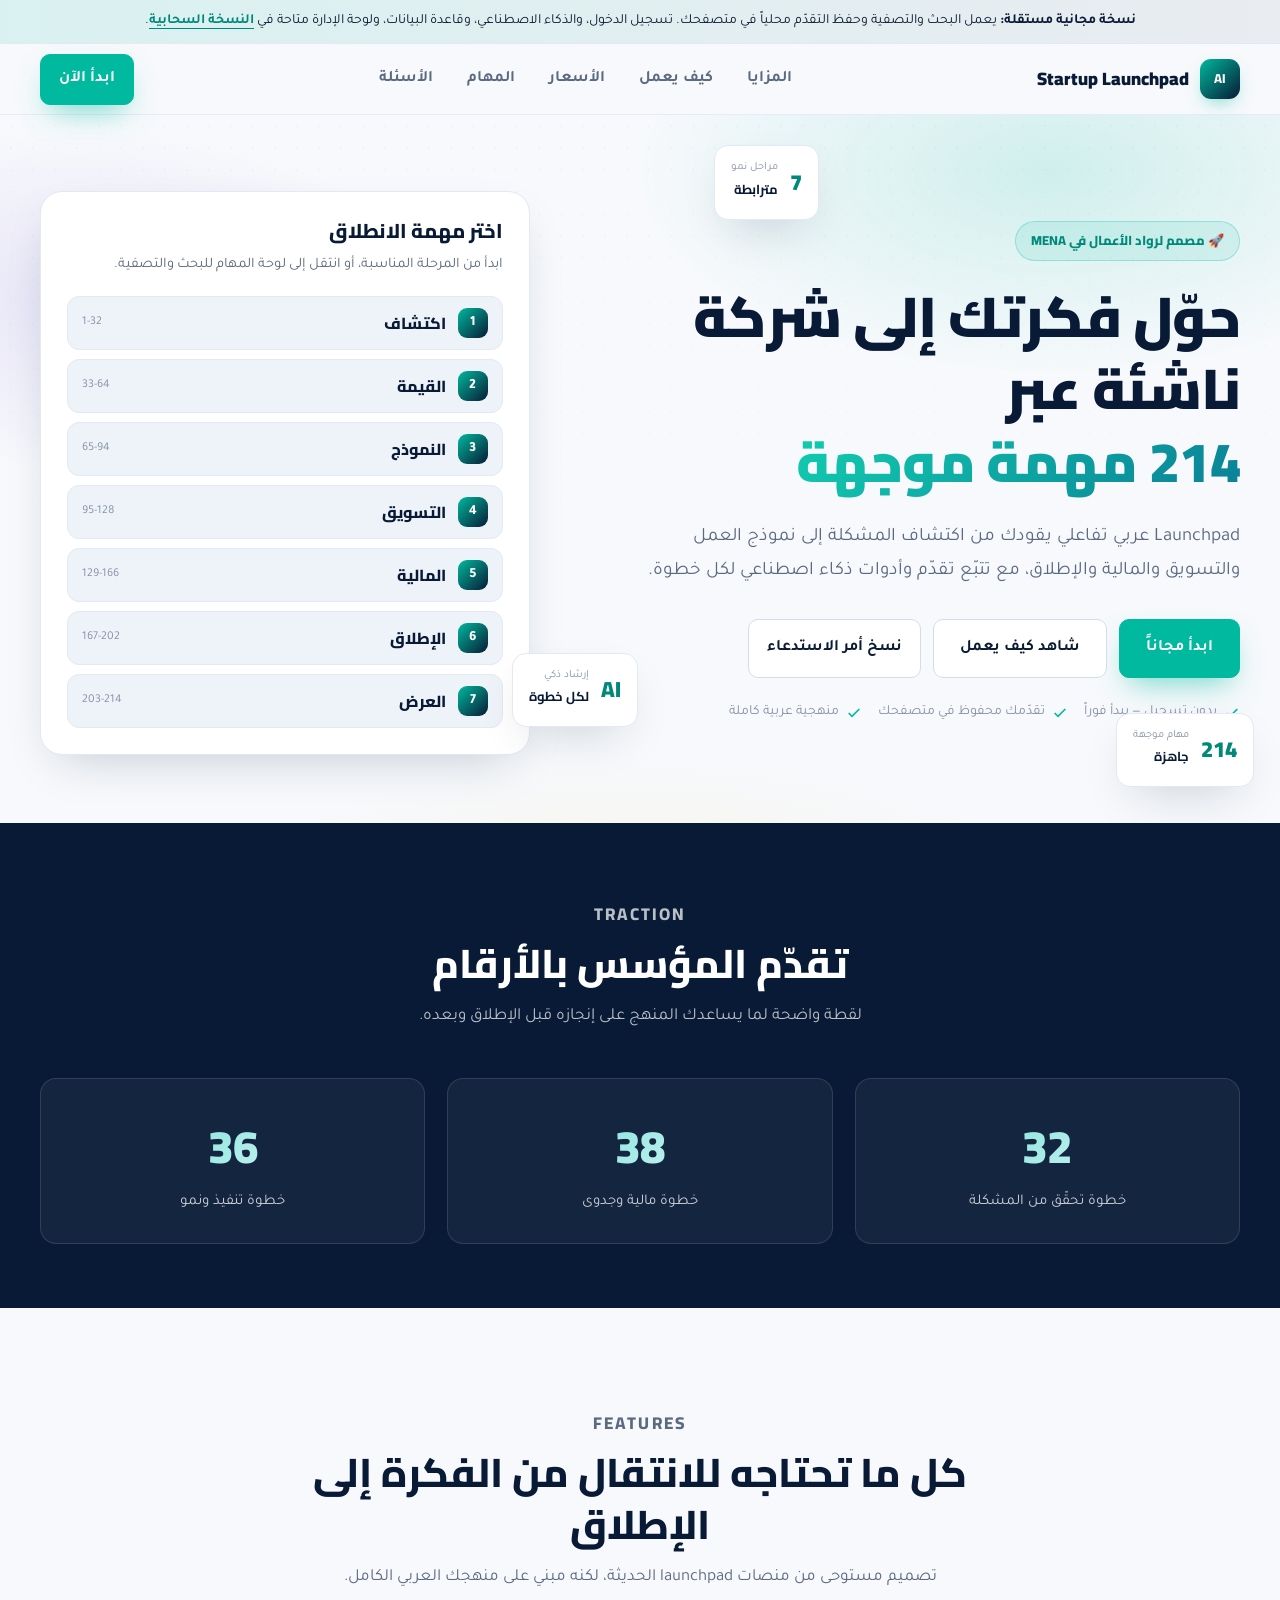
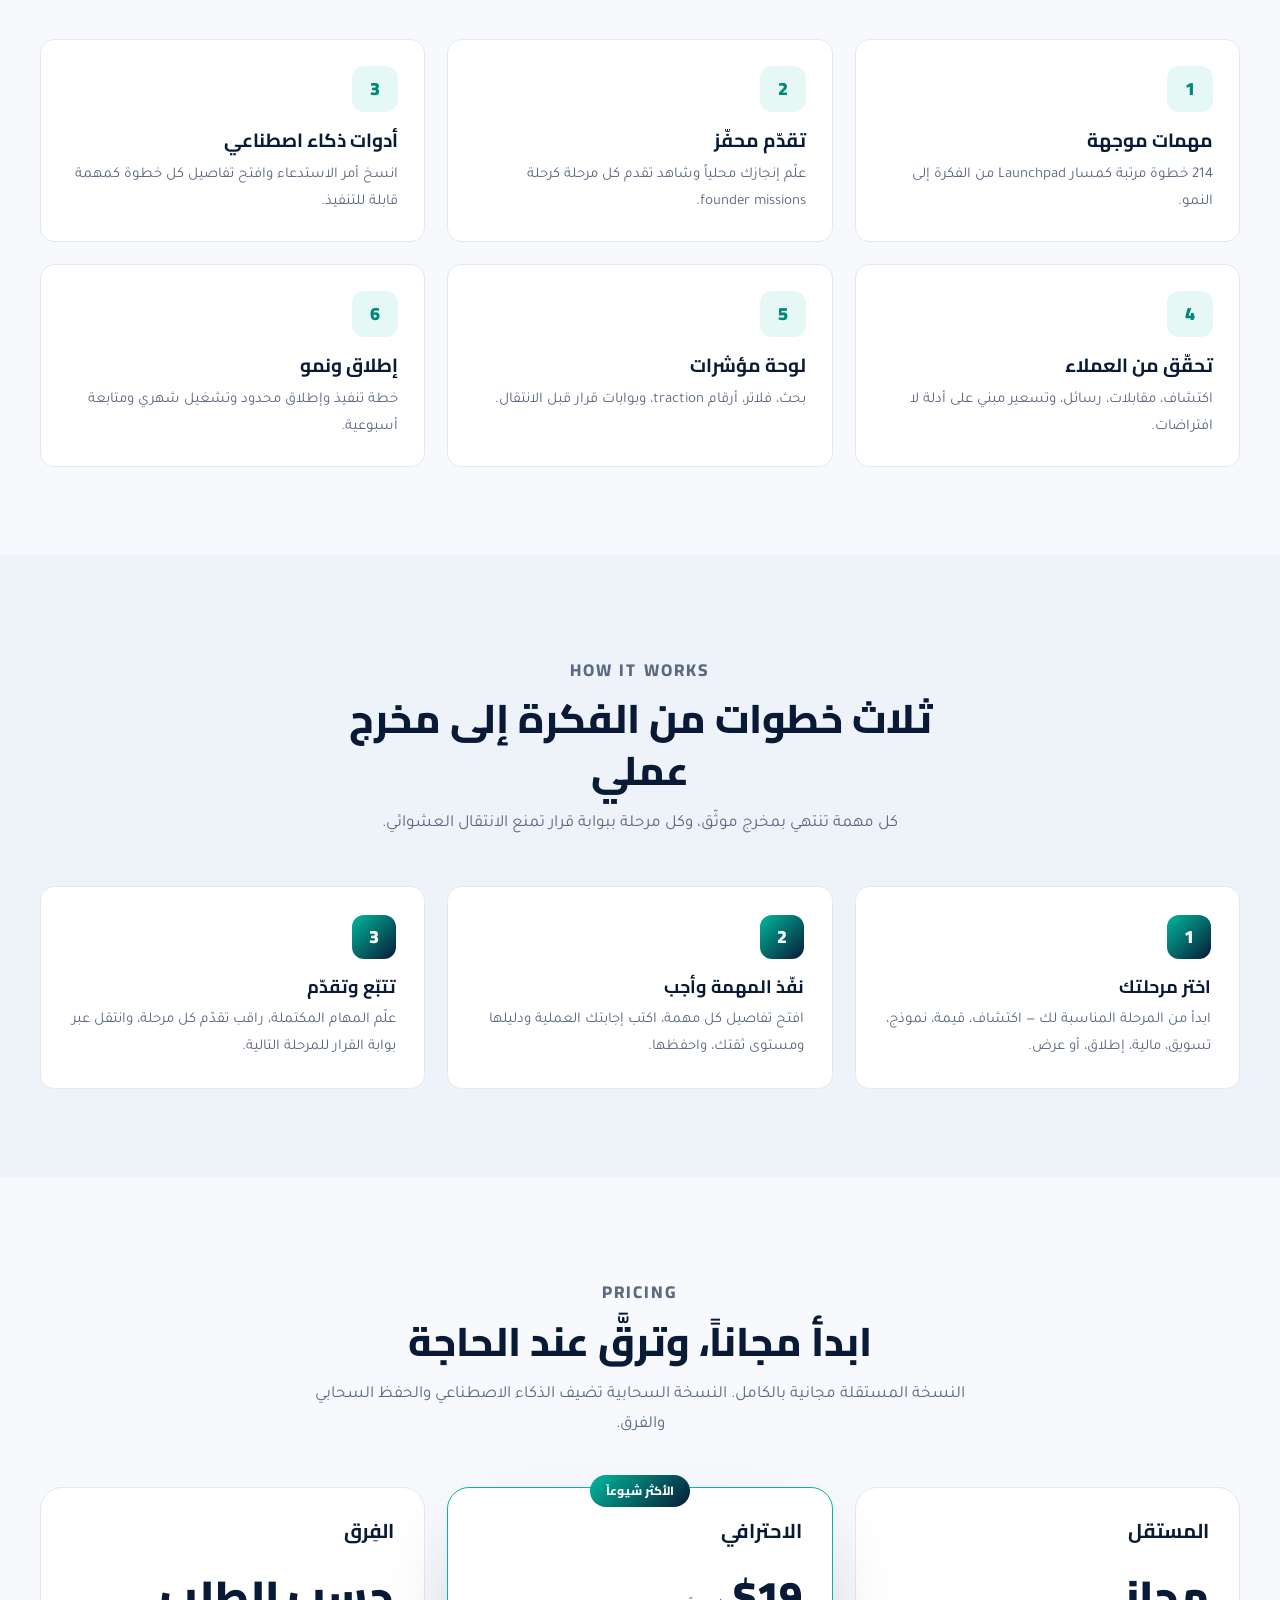
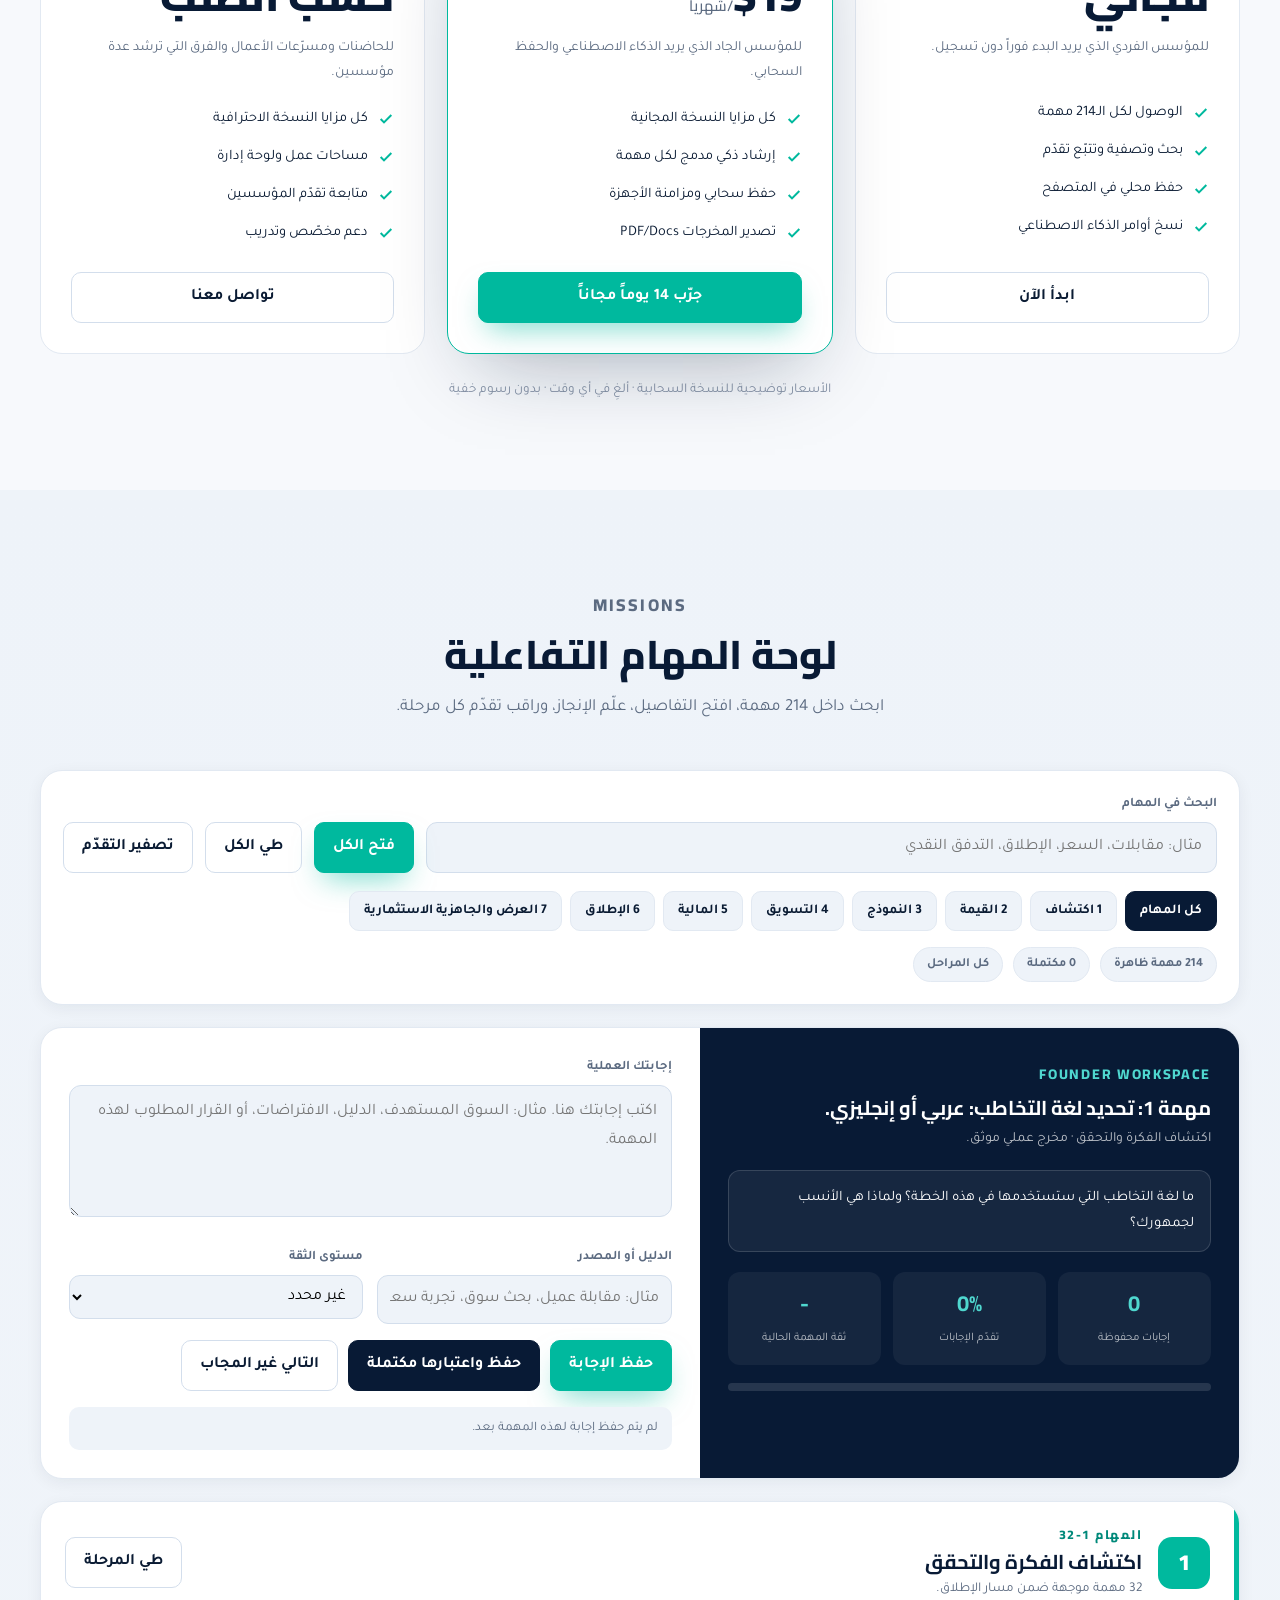
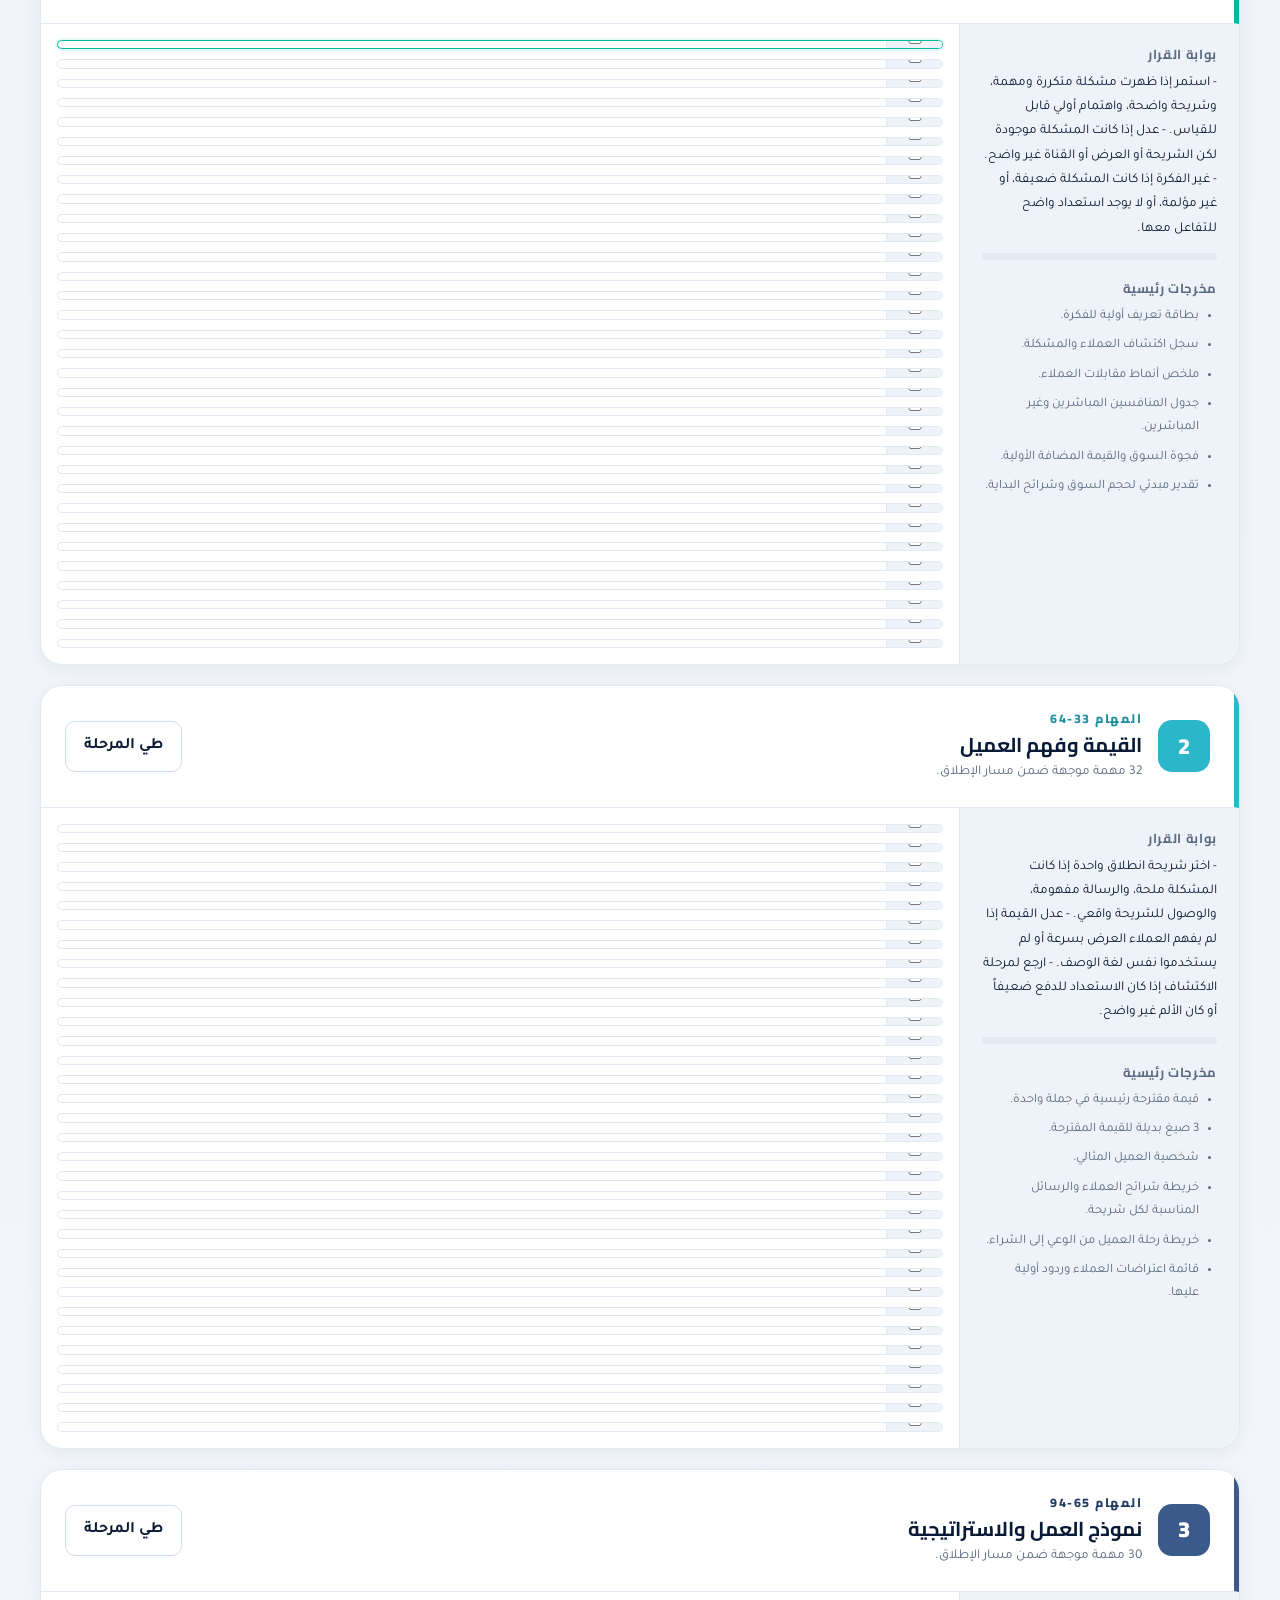
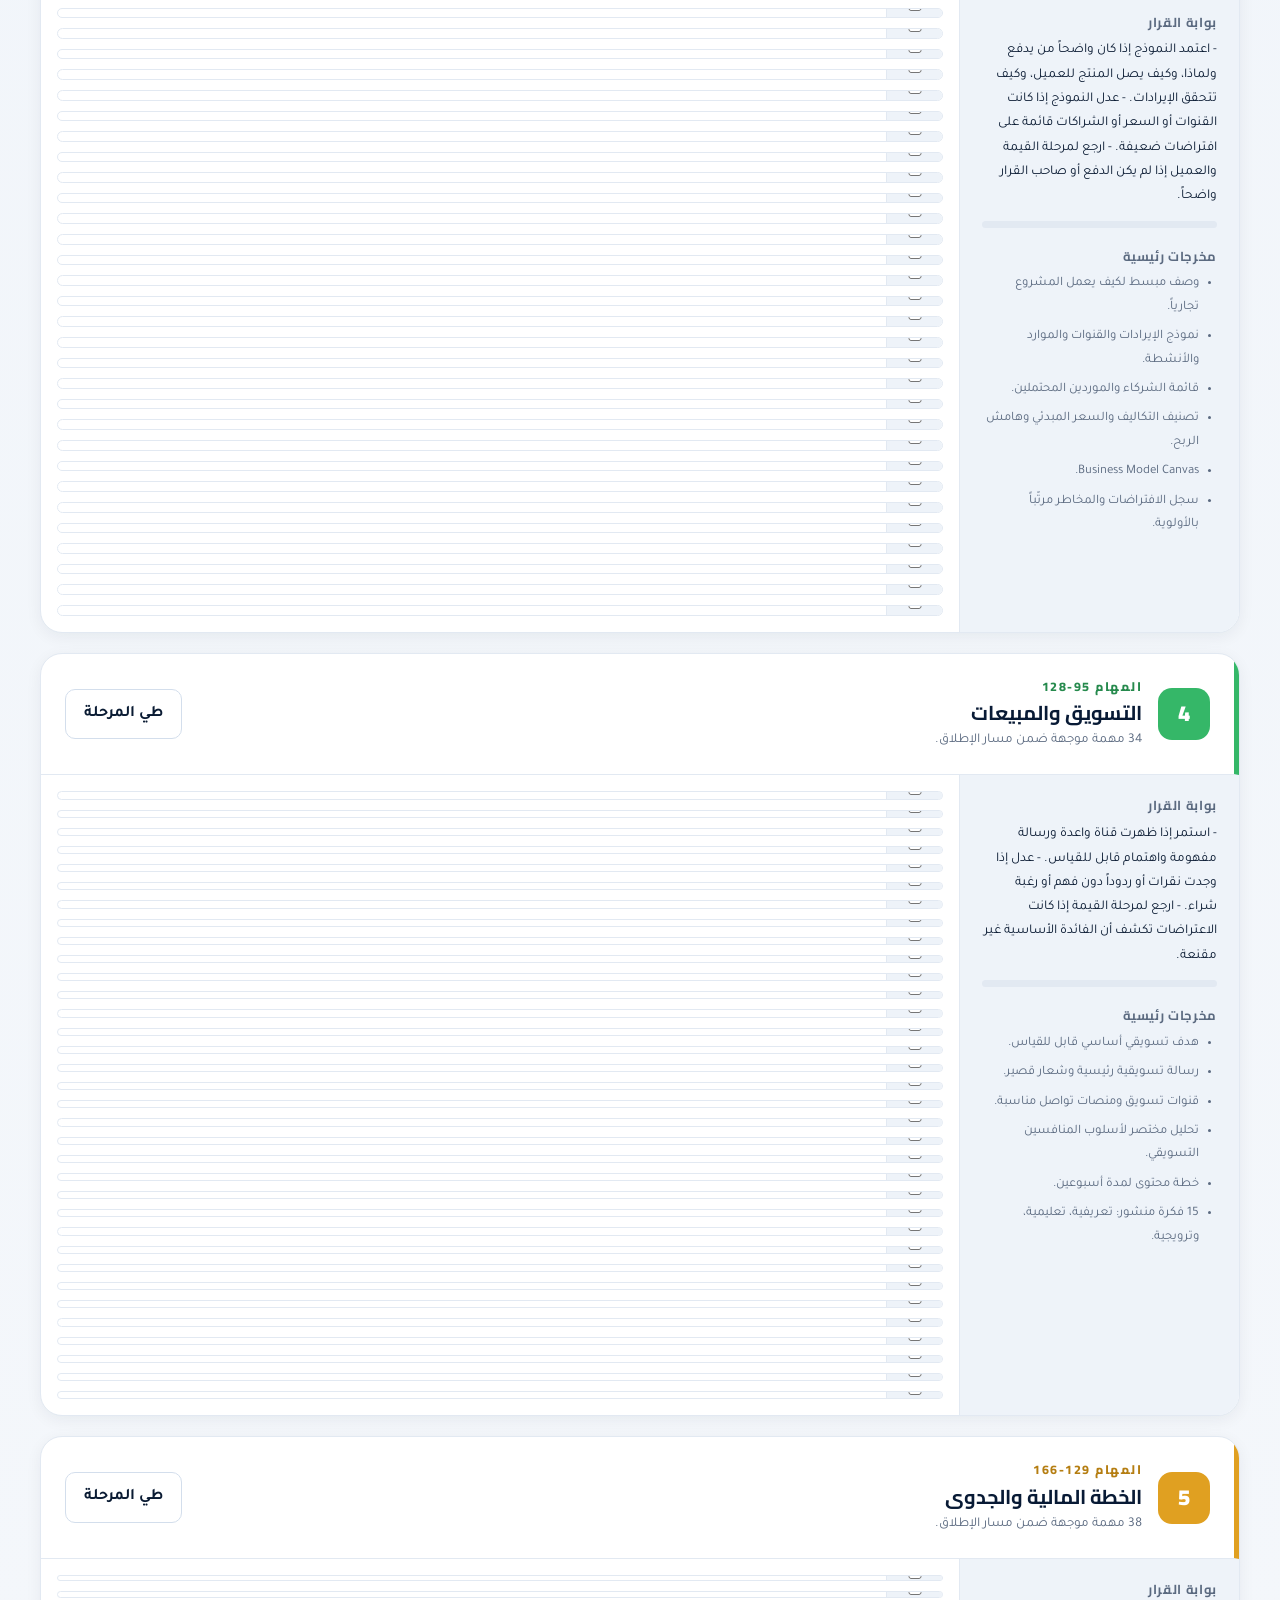
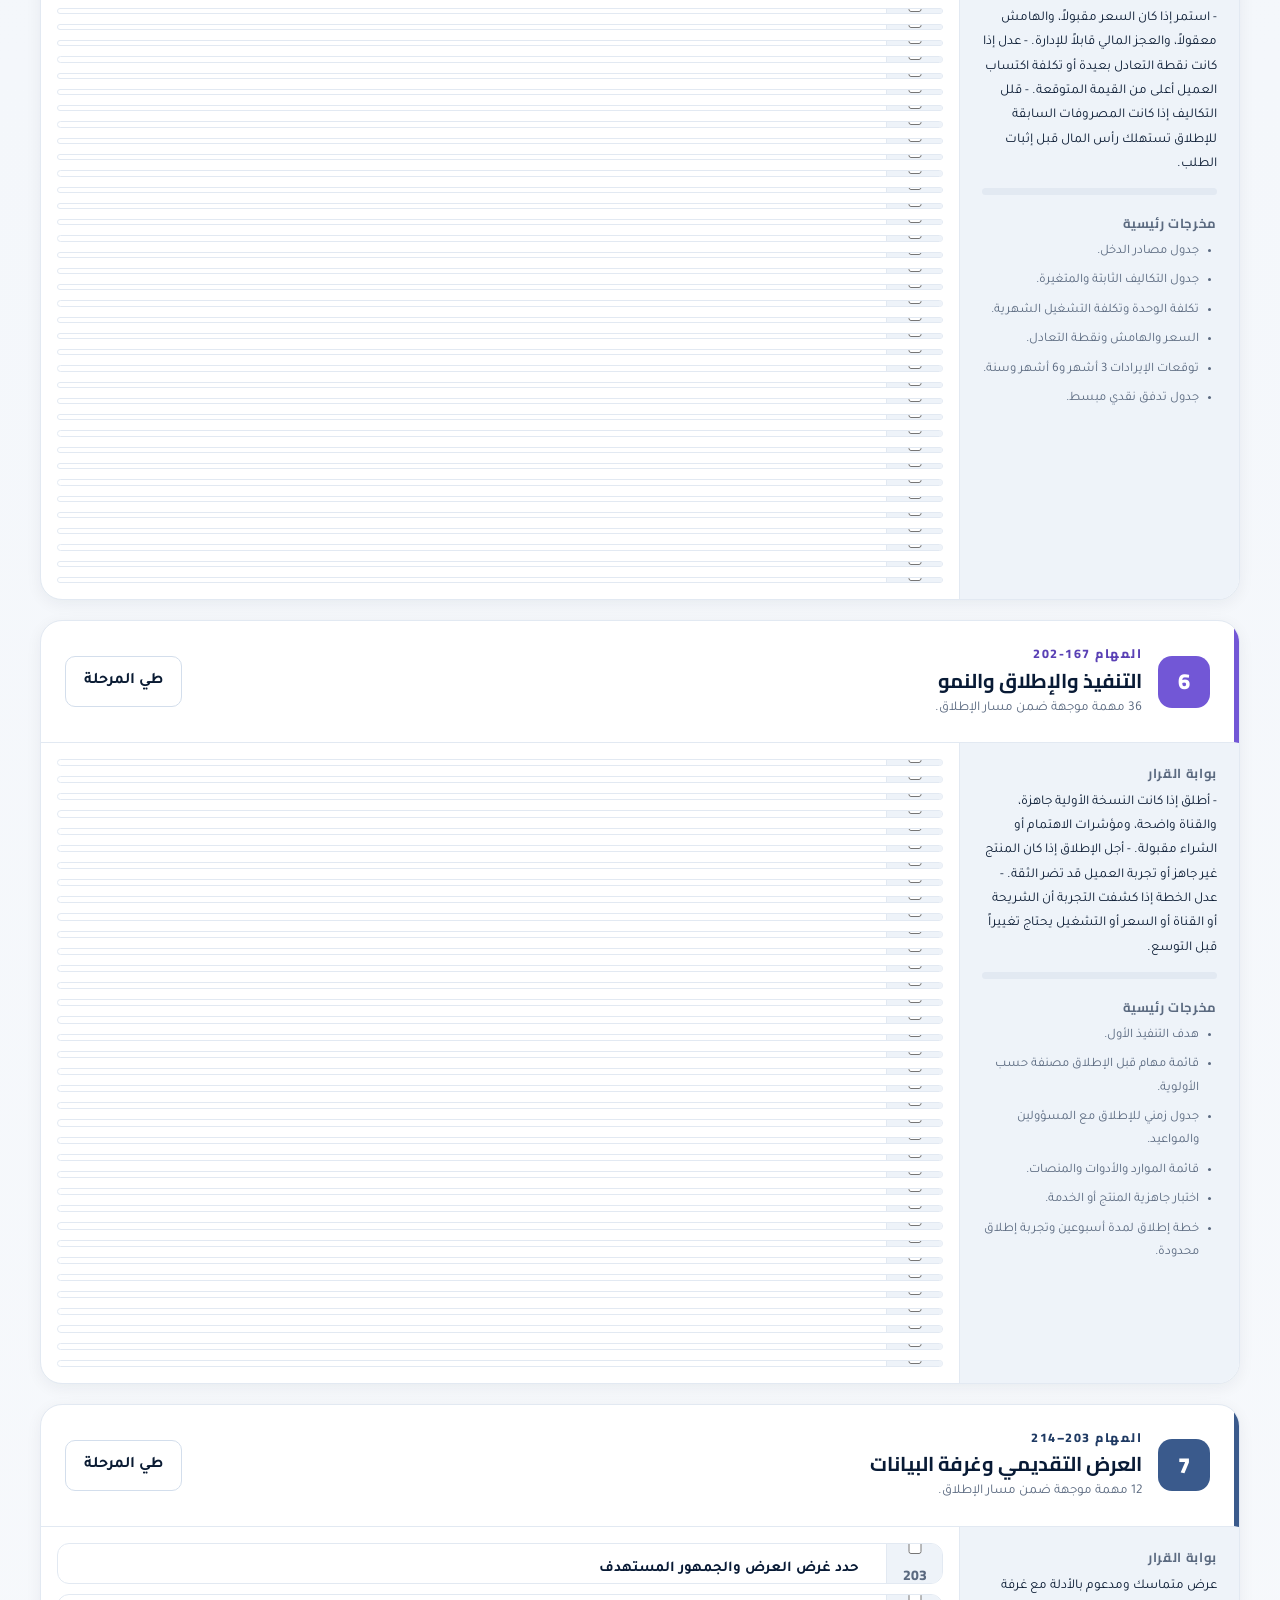
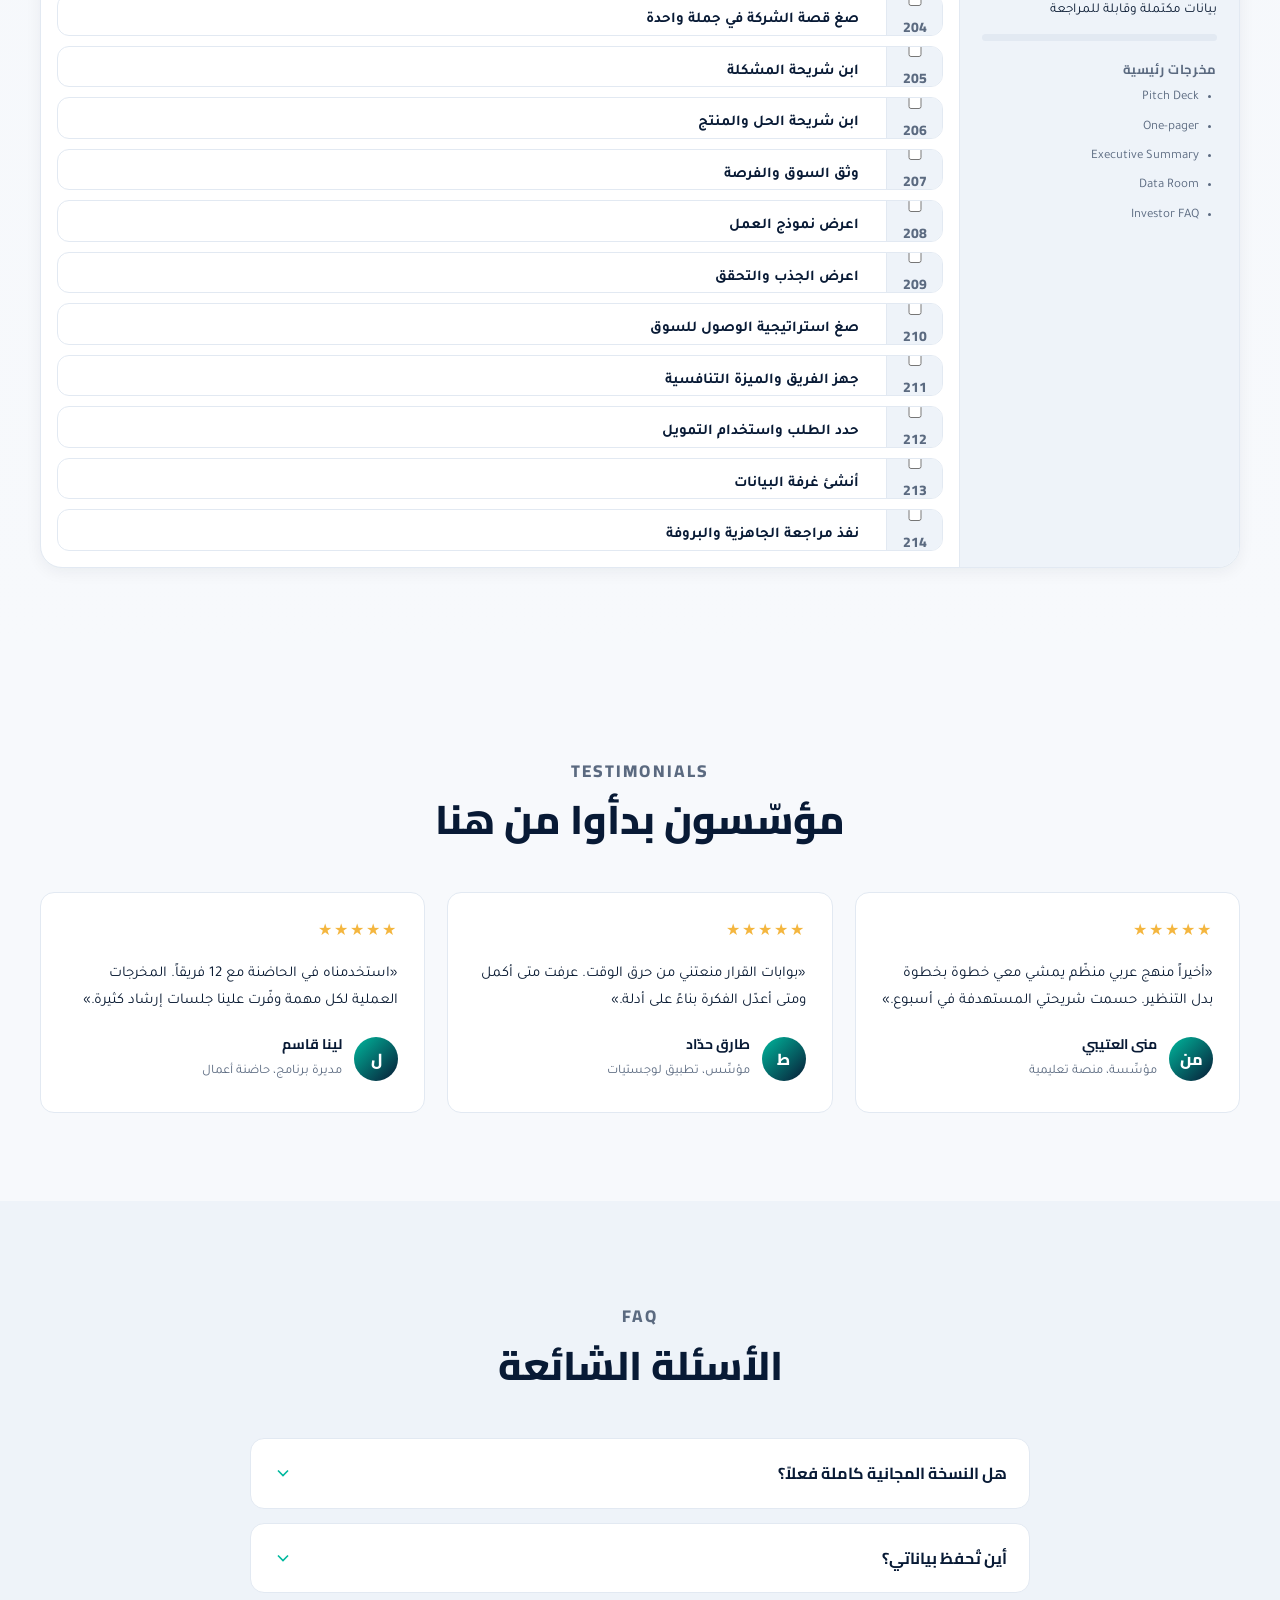
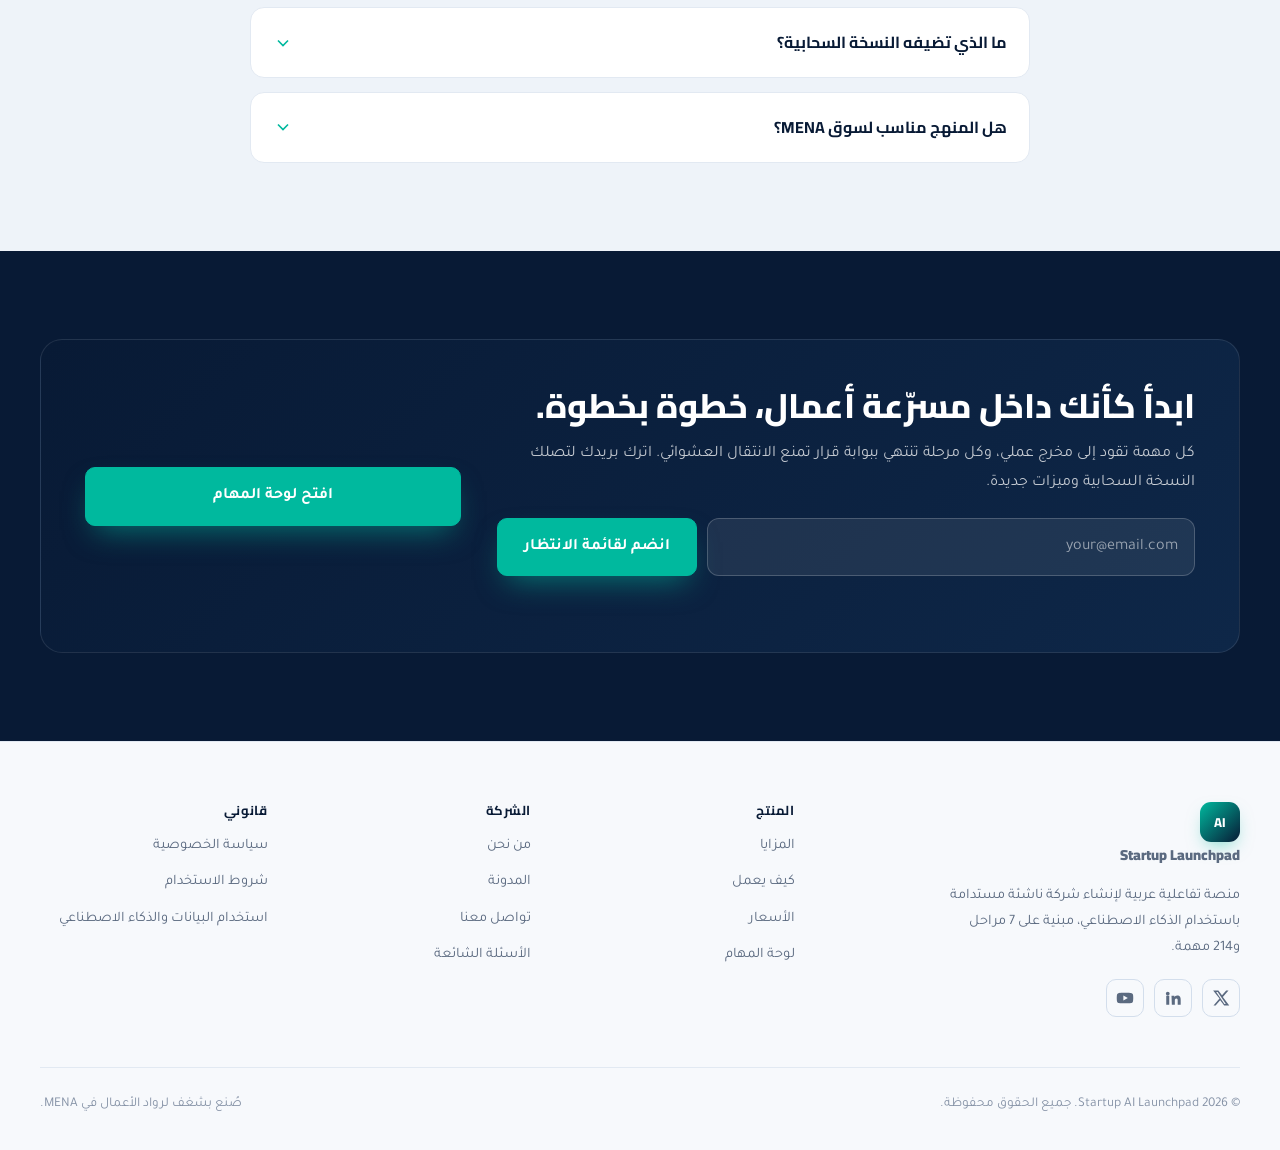
<file: index.html>
<!doctype html>
<html lang="ar" dir="rtl">
<head>
  <meta charset="utf-8" />
  <meta name="viewport" content="width=device-width, initial-scale=1" />

  <!-- ============ SEO ============ -->
  <title>Startup AI Launchpad — منصة إطلاق شركتك الناشئة</title>
  <meta name="description" content="منصة عربية تفاعلية لبناء شركتك الناشئة عبر 7 مراحل و214 مهمة موجهة — من اكتشاف المشكلة إلى نموذج العمل والتسويق والمالية والإطلاق، مع تتبّع تقدّم وإرشاد بالذكاء الاصطناعي." />
  <meta name="keywords" content="شركة ناشئة, ريادة أعمال, نموذج عمل, دراسة جدوى, MVP, تحقق من الفكرة, launchpad, الذكاء الاصطناعي" />
  <meta name="theme-color" content="#081a35" />
  <meta name="author" content="Startup AI Launchpad" />
  <link rel="canonical" href="https://ai-startup-public-page.forjah-club-med.chatgpt.site/" />

  <!-- ============ Open Graph / Twitter ============ -->
  <meta property="og:type" content="website" />
  <meta property="og:locale" content="ar_AR" />
  <meta property="og:site_name" content="Startup AI Launchpad" />
  <meta property="og:title" content="Startup AI Launchpad — حوّل فكرتك إلى شركة ناشئة" />
  <meta property="og:description" content="مسار عربي تفاعلي من 214 مهمة موجهة يقودك من الفكرة إلى الإطلاق، مع تتبّع تقدّم وإرشاد ذكي." />
  <meta property="og:url" content="https://ai-startup-public-page.forjah-club-med.chatgpt.site/" />
  <meta property="og:image" content="https://ai-startup-public-page.forjah-club-med.chatgpt.site/og-image.png" />
  <meta name="twitter:card" content="summary_large_image" />
  <meta name="twitter:title" content="Startup AI Launchpad — حوّل فكرتك إلى شركة ناشئة" />
  <meta name="twitter:description" content="مسار عربي تفاعلي من 214 مهمة موجهة يقودك من الفكرة إلى الإطلاق." />

  <!-- ============ Favicon ============ -->
  <link rel="icon" href="data:image/svg+xml,%3Csvg xmlns='http://www.w3.org/2000/svg' viewBox='0 0 32 32'%3E%3Cdefs%3E%3ClinearGradient id='g' x1='0' y1='0' x2='1' y2='1'%3E%3Cstop offset='0' stop-color='%2300b99e'/%3E%3Cstop offset='1' stop-color='%23081a35'/%3E%3C/linearGradient%3E%3C/defs%3E%3Crect width='32' height='32' rx='8' fill='%23081a35'/%3E%3Cpath d='M16 5l3 8h-6l3-8zM16 27c-3 0-5-2.5-5-6 0-2 1-4 5-9 4 5 5 7 5 9 0 3.5-2 6-5 6z' fill='url(%23g)' stroke='%234fd7cf' stroke-width='.5'/%3E%3C/svg%3E" />

  <!-- ============ Fonts ============ -->
  <link rel="preconnect" href="https://fonts.googleapis.com" />
  <link rel="preconnect" href="https://fonts.gstatic.com" crossorigin />
  <link href="https://fonts.googleapis.com/css2?family=Cairo:wght@600;700;800;900&family=Tajawal:wght@400;500;700;800&display=swap" rel="stylesheet" />

  <!-- ============ Structured Data ============ -->
  <script type="application/ld+json">
  {
    "@context":"https://schema.org",
    "@type":"WebApplication",
    "name":"Startup AI Launchpad",
    "inLanguage":"ar",
    "applicationCategory":"BusinessApplication",
    "operatingSystem":"Web",
    "description":"منصة عربية تفاعلية لبناء شركة ناشئة عبر 7 مراحل و214 مهمة موجهة.",
    "offers":{"@type":"Offer","price":"0","priceCurrency":"USD"}
  }
  </script>

  <style>
    :root{
      /* Brand (from existing system, refined) */
      --navy:#081a35; --navy-2:#0e2748; --ink:#0a1b33; --muted:#5b6a80; --muted-2:#8592a6;
      --teal:#00b99e; --teal-dark:#00897a; --cyan:#4fd7cf; --amber:#f4b63f; --amber-dark:#d99a1e;
      --green:#35b768; --violet:#7257d6;
      --paper:#f7f9fc; --soft:#eef3f9; --card:#ffffff; --line:#e2e9f2; --line-2:#d3deec;
      --ok:#12b76a; --ring:#1b75ff;
      --grad:linear-gradient(135deg,var(--teal),var(--navy));
      --grad-bright:linear-gradient(135deg,#12cdb0,#0a7f97);
      --shadow-sm:0 4px 16px rgba(8,26,53,.06);
      --shadow:0 18px 50px -18px rgba(8,26,53,.22);
      --shadow-lg:0 34px 80px -30px rgba(8,26,53,.34);
      --radius:14px; --radius-lg:22px; --radius-sm:10px;
      color-scheme:light;
    }
    *{box-sizing:border-box}
    html{scroll-behavior:smooth}
    body{
      margin:0;font-family:"Tajawal","Segoe UI",Tahoma,Arial,sans-serif;
      background:var(--paper);color:var(--ink);line-height:1.8;
      -webkit-font-smoothing:antialiased;overflow-x:hidden;
    }
    body.drawer-open{overflow:hidden}
    a{color:inherit;text-decoration:none}
    button,input,textarea,select{font:inherit}
    button{cursor:pointer}
    img{max-width:100%;display:block}
    h1,h2,h3,h4{font-family:"Cairo","Tajawal",sans-serif;color:var(--navy);line-height:1.3;margin:0}
    h1{font-weight:900} h2{font-weight:800} h3,h4{font-weight:700}
    p{margin:0}
    :focus-visible{outline:3px solid var(--ring);outline-offset:3px;border-radius:6px}
    ::selection{background:rgba(0,185,158,.2)}
    .wrap{width:min(1200px,calc(100% - 34px));margin-inline:auto}
    .kicker{font-family:"Cairo",sans-serif;font-size:12.5px;font-weight:800;letter-spacing:.12em;
      text-transform:uppercase;color:var(--teal-dark);margin:0 0 8px}
    .section-head{max-width:680px;margin:0 auto 46px;text-align:center}
    .section-head h2{font-size:clamp(26px,3.6vw,40px)}
    .section-head p{color:var(--muted);font-size:17px;margin-top:12px}
    section{padding:88px 0;position:relative}

    /* Buttons */
    .button,.ghost-button,.icon-button,.phase-filter,.nav-links a.navcta{
      min-height:44px;border-radius:var(--radius-sm);border:1px solid var(--line-2);
      background:var(--card);color:var(--ink);display:inline-flex;align-items:center;
      justify-content:center;gap:8px;padding:10px 18px;font-weight:700;font-family:"Tajawal",sans-serif;
      transition:transform .18s ease,box-shadow .18s ease,background .18s ease,border-color .18s ease;
    }
    .button:hover,.ghost-button:hover{transform:translateY(-2px);box-shadow:var(--shadow-sm)}
    .button.primary{background:var(--teal);border-color:var(--teal);color:#fff;
      box-shadow:0 14px 30px -10px rgba(0,185,158,.55)}
    .button.primary:hover{background:var(--teal-dark);box-shadow:0 18px 38px -10px rgba(0,185,158,.6)}
    .button.dark{background:var(--navy);border-color:var(--navy);color:#fff}
    .button.dark:hover{background:var(--navy-2)}
    .ghost-button{background:transparent}
    .icon-button{min-height:40px;width:40px;padding:0;font-size:20px;color:var(--muted)}
    .btn-lg{min-height:52px;padding:14px 26px;font-size:16px}

    /* Announcement bar */
    .offline-notice{background:linear-gradient(90deg,rgba(0,185,158,.12),rgba(8,26,53,.06));
      border-bottom:1px solid var(--line);color:var(--ink);font-size:14px;padding:9px 16px;text-align:center}
    .offline-notice strong{color:var(--navy)}
    .offline-notice a{color:var(--teal-dark);font-weight:700;border-bottom:1px solid currentColor}

    /* Top nav */
    .topbar{position:sticky;top:0;z-index:90;background:rgba(247,249,252,.82);
      backdrop-filter:blur(18px);border-bottom:1px solid rgba(226,233,242,.8)}
    .topbar-inner{min-height:70px;display:grid;grid-template-columns:auto 1fr auto;align-items:center;gap:20px}
    .brand{display:inline-flex;align-items:center;gap:11px;font-family:"Cairo",sans-serif;
      font-weight:900;color:var(--navy);white-space:nowrap;font-size:18px}
    .brand-mark{width:40px;aspect-ratio:1;border-radius:11px;display:grid;place-items:center;
      background:var(--grad);color:#fff;font-size:13px;font-weight:800;box-shadow:0 8px 18px -6px rgba(0,185,158,.5)}
    .nav-links{display:flex;gap:6px;justify-content:center;flex-wrap:wrap;align-items:center}
    .nav-links a{color:var(--muted);padding:9px 14px;border-radius:9px;font-weight:600;transition:.18s}
    .nav-links a:hover{color:var(--navy);background:rgba(8,26,53,.05)}
    .nav-actions{display:flex;align-items:center;gap:10px}
    .menu-btn{display:none;background:var(--card);border:1px solid var(--line-2);border-radius:10px;
      width:44px;height:44px;align-items:center;justify-content:center;flex-direction:column;gap:4px}
    .menu-btn span{display:block;width:20px;height:2px;background:var(--navy);border-radius:2px}

    /* Hero */
    .hero{position:relative;padding:76px 0 68px;overflow:hidden}
    .hero::before{content:"";position:absolute;inset:0;z-index:-2;background:
      radial-gradient(52% 46% at 82% 8%,rgba(0,185,158,.16),transparent 62%),
      radial-gradient(46% 40% at 6% 26%,rgba(114,87,214,.12),transparent 60%),
      radial-gradient(60% 50% at 50% 120%,rgba(244,182,63,.12),transparent 60%)}
    .hero::after{content:"";position:absolute;inset:0;z-index:-1;opacity:.5;
      background-image:radial-gradient(rgba(8,26,53,.05) 1px,transparent 1px);background-size:22px 22px;
      -webkit-mask-image:linear-gradient(180deg,#000,transparent 78%);mask-image:linear-gradient(180deg,#000,transparent 78%)}
    .hero-grid{display:grid;grid-template-columns:1.15fr .85fr;gap:48px;align-items:center}
    .eyebrow{display:inline-flex;align-items:center;gap:8px;font-family:"Cairo",sans-serif;
      font-size:13px;font-weight:800;color:var(--teal-dark);background:rgba(0,185,158,.1);
      border:1px solid rgba(0,185,158,.28);padding:7px 15px;border-radius:999px;margin-bottom:20px}
    .hero-copy h1{font-size:clamp(32px,5.2vw,56px);letter-spacing:-.01em}
    .hero-copy h1 span{background:var(--grad-bright);-webkit-background-clip:text;background-clip:text;
      color:transparent;display:inline-block}
    .hero-copy .lead{color:var(--muted);font-size:clamp(16px,2.1vw,19px);margin:22px 0 0;max-width:600px}
    .hero-actions{display:flex;gap:12px;flex-wrap:wrap;margin-top:30px}
    .hero-trust{margin-top:22px;color:var(--muted-2);font-size:14px;display:flex;gap:16px;flex-wrap:wrap}
    .hero-trust span{display:inline-flex;align-items:center;gap:7px}
    .hero-trust svg{color:var(--teal)}

    .mission-card{background:var(--card);border:1px solid var(--line);border-radius:var(--radius-lg);
      padding:26px;box-shadow:var(--shadow)}
    .mission-card h2{font-size:20px}
    .mission-card>p{color:var(--muted);font-size:14.5px;margin:8px 0 18px}
    .phase-rail{display:grid;gap:9px}
    .phase-rail a{display:grid;grid-template-columns:auto 1fr auto;align-items:center;gap:12px;
      padding:11px 14px;border:1px solid var(--line);border-radius:12px;background:var(--soft);transition:.18s}
    .phase-rail a:hover{border-color:var(--teal);background:#fff;transform:translateX(-4px);box-shadow:var(--shadow-sm)}
    .phase-rail a span{width:30px;height:30px;border-radius:9px;background:var(--grad);color:#fff;
      display:grid;place-items:center;font-weight:800;font-size:14px}
    .phase-rail a b{font-family:"Cairo",sans-serif;font-weight:800;color:var(--navy)}
    .phase-rail a small{color:var(--muted-2);font-size:12px;font-variant-numeric:tabular-nums}

    .floating-stat{position:absolute;background:var(--card);border:1px solid var(--line);
      border-radius:14px;padding:12px 16px;display:flex;align-items:center;gap:12px;box-shadow:var(--shadow);z-index:2}
    .floating-stat span{font-family:"Cairo",sans-serif;font-weight:900;font-size:22px;color:var(--teal-dark)}
    .floating-stat small{display:block;color:var(--muted-2);font-size:11px}
    .floating-stat b{font-family:"Cairo",sans-serif;color:var(--navy);font-size:13px}
    .floating-stat.stat-a{bottom:36px;inset-inline-start:2%}
    .floating-stat.stat-b{top:30px;inset-inline-start:36%}
    .floating-stat.stat-c{bottom:96px;inset-inline-end:40%}
    @media (max-width:900px){.floating-stat{display:none}}

    /* Traction */
    #traction{padding:64px 0;background:var(--navy);color:#fff}
    #traction .kicker{color:var(--cyan)}
    #traction h2{color:#fff}
    #traction .section-head p{color:rgba(255,255,255,.72)}
    .traction-grid{display:grid;grid-template-columns:repeat(3,1fr);gap:22px}
    .traction-grid>div{background:rgba(255,255,255,.05);border:1px solid rgba(255,255,255,.12);
      border-radius:16px;padding:26px;text-align:center}
    .traction-grid strong{font-family:"Cairo",sans-serif;font-size:46px;font-weight:900;display:block;
      background:linear-gradient(135deg,var(--cyan),#fff);-webkit-background-clip:text;background-clip:text;color:transparent}
    .traction-grid span{color:rgba(255,255,255,.78);font-size:15px}

    /* Features */
    .feature-grid{display:grid;grid-template-columns:repeat(3,1fr);gap:22px}
    .feature-card{background:var(--card);border:1px solid var(--line);border-radius:var(--radius);
      padding:26px;transition:.22s}
    .feature-card:hover{transform:translateY(-5px);border-color:var(--line-2);box-shadow:var(--shadow)}
    .feature-card>span{width:46px;height:46px;border-radius:12px;display:grid;place-items:center;
      background:rgba(0,185,158,.1);color:var(--teal-dark);font-family:"Cairo",sans-serif;font-weight:900;
      font-size:18px;margin-bottom:16px}
    .feature-card h3{font-size:19px;margin-bottom:8px}
    .feature-card p{color:var(--muted);font-size:15px}

    /* How it works */
    #how{background:var(--soft)}
    .steps-grid{display:grid;grid-template-columns:repeat(3,1fr);gap:22px}
    .how-step{background:var(--card);border:1px solid var(--line);border-radius:var(--radius);padding:28px;position:relative}
    .how-step .n{width:44px;height:44px;border-radius:12px;background:var(--grad);color:#fff;
      font-family:"Cairo",sans-serif;font-weight:900;display:grid;place-items:center;font-size:18px;margin-bottom:16px}
    .how-step h3{font-size:18px;margin-bottom:8px}
    .how-step p{color:var(--muted);font-size:15px}

    /* Pricing */
    .price-grid{display:grid;grid-template-columns:repeat(3,1fr);gap:22px;align-items:stretch}
    .price-card{background:var(--card);border:1px solid var(--line);border-radius:var(--radius-lg);
      padding:30px;display:flex;flex-direction:column}
    .price-card.featured{border-color:var(--teal);box-shadow:var(--shadow-lg);position:relative}
    .price-badge{position:absolute;top:-13px;inset-inline-start:50%;transform:translateX(50%);
      background:var(--grad);color:#fff;font-family:"Cairo",sans-serif;font-size:12px;font-weight:800;
      padding:5px 16px;border-radius:999px}
    .price-card h3{font-size:20px}
    .price-card .price{font-family:"Cairo",sans-serif;font-size:42px;font-weight:900;color:var(--navy);margin:14px 0 2px}
    .price-card .price small{font-size:15px;color:var(--muted);font-weight:500}
    .price-card .p-desc{color:var(--muted);font-size:14px;min-height:44px;margin-bottom:20px}
    .price-card ul{list-style:none;margin:0 0 26px;padding:0;display:grid;gap:12px}
    .price-card li{display:flex;gap:10px;align-items:flex-start;font-size:14.5px}
    .price-card li svg{color:var(--teal);flex-shrink:0;margin-top:5px}
    .price-card .button{margin-top:auto;width:100%}
    .price-note{text-align:center;color:var(--muted-2);font-size:13.5px;margin-top:24px}

    /* Workspace */
    .workspace{background:linear-gradient(180deg,var(--soft),var(--paper))}
    .workspace-shell{display:grid;gap:22px}
    .workspace-toolbar{background:var(--card);border:1px solid var(--line);border-radius:var(--radius-lg);
      padding:22px;box-shadow:var(--shadow-sm)}
    .search-row{display:flex;gap:12px;align-items:flex-end;flex-wrap:wrap}
    .search-field{flex:1;min-width:240px}
    .search-field label{display:block;font-weight:700;font-size:13px;color:var(--muted);margin-bottom:6px}
    .search-field input{width:100%;min-height:46px;border:1px solid var(--line-2);border-radius:11px;
      padding:10px 14px;background:var(--soft)}
    .search-field input:focus{outline:none;border-color:var(--teal);background:#fff}
    .phase-filters{display:flex;gap:8px;flex-wrap:wrap;margin-top:18px}
    .phase-filter{min-height:38px;padding:7px 14px;font-size:13.5px;font-weight:700;
      background:var(--soft);border-color:var(--line)}
    .phase-filter[aria-pressed="true"]{background:var(--navy);border-color:var(--navy);color:#fff}
    .workspace-status{display:flex;gap:10px;flex-wrap:wrap;margin-top:16px}
    .workspace-status span{background:var(--soft);border:1px solid var(--line);border-radius:999px;
      padding:5px 13px;font-size:12.5px;font-weight:700;color:var(--muted);font-variant-numeric:tabular-nums}

    /* Answer board */
    .answer-board{display:grid;grid-template-columns:.9fr 1.1fr;gap:0;background:var(--card);
      border:1px solid var(--line);border-radius:var(--radius-lg);overflow:hidden;box-shadow:var(--shadow-sm)}
    .answer-summary{background:var(--navy);color:#fff;padding:28px}
    .answer-summary .kicker{color:var(--cyan)}
    .answer-summary h3{color:#fff;font-size:20px}
    .answer-summary>p{color:rgba(255,255,255,.72);font-size:14px;margin-top:6px}
    .answer-question{background:rgba(255,255,255,.06);border:1px solid rgba(255,255,255,.14);
      border-radius:12px;padding:14px 16px;margin-top:18px;font-size:14.5px;color:#fff}
    .answer-metrics{display:grid;grid-template-columns:repeat(3,1fr);gap:12px;margin-top:20px}
    .answer-metrics>div{background:rgba(255,255,255,.05);border-radius:12px;padding:12px;text-align:center}
    .answer-metrics strong{font-family:"Cairo",sans-serif;font-size:22px;display:block;color:var(--cyan)}
    .answer-metrics span{font-size:11.5px;color:rgba(255,255,255,.7)}
    .answer-progress{height:8px;background:rgba(255,255,255,.12);border-radius:99px;margin-top:18px;overflow:hidden}
    .answer-progress span{display:block;height:100%;width:0;background:linear-gradient(90deg,var(--teal),var(--cyan));transition:width .4s ease}
    .answer-form{padding:28px;display:flex;flex-direction:column;gap:16px}
    .answer-form .field label,.answer-meta label{display:block;font-weight:700;font-size:13px;color:var(--muted);margin-bottom:6px}
    .answer-form textarea{width:100%;min-height:132px;border:1px solid var(--line-2);border-radius:12px;
      padding:12px 14px;background:var(--soft);resize:vertical;line-height:1.8}
    .answer-form textarea:focus,.answer-meta input:focus,.answer-meta select:focus{outline:none;border-color:var(--teal);background:#fff}
    .answer-meta{display:grid;grid-template-columns:1fr 1fr;gap:14px}
    .answer-meta input,.answer-meta select{width:100%;min-height:44px;border:1px solid var(--line-2);
      border-radius:11px;padding:9px 12px;background:var(--soft)}
    .answer-actions{display:flex;gap:10px;flex-wrap:wrap}
    .answer-state{font-size:13px;color:var(--muted);background:var(--soft);border-radius:10px;padding:10px 14px}

    /* Phase stack */
    .phase-stack{display:grid;gap:20px}
    .phase-panel{background:var(--card);border:1px solid var(--line);border-radius:var(--radius-lg);
      overflow:hidden;box-shadow:var(--shadow-sm);--accent:var(--teal);--accent-dark:var(--teal-dark);--accent-soft:rgba(0,185,158,.1)}
    .phase-panel.teal{--accent:#00b99e;--accent-dark:#00897a;--accent-soft:rgba(0,185,158,.1)}
    .phase-panel.cyan{--accent:#2bb6c9;--accent-dark:#1c8ea0;--accent-soft:rgba(79,215,207,.14)}
    .phase-panel.navy{--accent:#3a5a8c;--accent-dark:#1f3a63;--accent-soft:rgba(8,26,53,.08)}
    .phase-panel.green{--accent:#35b768;--accent-dark:#268a4d;--accent-soft:rgba(53,183,104,.12)}
    .phase-panel.amber{--accent:#e0a021;--accent-dark:#b57e12;--accent-soft:rgba(244,182,63,.16)}
    .phase-panel.violet{--accent:#7257d6;--accent-dark:#5a41b5;--accent-soft:rgba(114,87,214,.12)}
    .phase-panel.is-hidden{display:none}
    .phase-header{display:grid;grid-template-columns:auto 1fr auto;align-items:center;gap:16px;
      padding:22px 24px;border-bottom:1px solid var(--line);border-inline-start:5px solid var(--accent)}
    .phase-number{width:52px;height:52px;border-radius:14px;background:var(--accent);color:#fff;
      font-family:"Cairo",sans-serif;font-weight:900;font-size:22px;display:grid;place-items:center}
    .phase-header h3{font-size:20px;margin:2px 0}
    .phase-header .kicker{color:var(--accent-dark);margin:0}
    .phase-header>div>p:last-child{color:var(--muted);font-size:13.5px}
    .phase-body{display:grid;grid-template-columns:280px 1fr;gap:0}
    .phase-body[hidden]{display:none}
    .phase-side{background:var(--soft);border-inline-end:1px solid var(--line);padding:22px}
    .phase-side h4{font-size:13px;text-transform:uppercase;letter-spacing:.05em;color:var(--muted);margin:0 0 8px}
    .phase-side h4:nth-of-type(2){margin-top:20px}
    .phase-side>p{font-size:13.5px;color:var(--ink);white-space:pre-line}
    .phase-side ul{margin:0;padding-inline-start:18px;display:grid;gap:6px}
    .phase-side li{font-size:13px;color:var(--muted)}
    .mini-progress{height:7px;background:var(--line);border-radius:99px;margin-top:12px;overflow:hidden}
    .mini-progress span{display:block;height:100%;width:0;background:var(--accent);transition:width .4s ease}
    .step-list{list-style:none;margin:0;padding:16px;display:grid;gap:10px;max-height:640px;overflow-y:auto}
    .step-item{display:flex;gap:12px;align-items:stretch;padding:0;border:1px solid var(--line);
      border-radius:12px;background:var(--card);transition:.18s;overflow:hidden}
    .step-item:hover{border-color:var(--accent);box-shadow:var(--shadow-sm)}
    .step-item.is-hidden{display:none}
    .step-item.is-current{border-color:var(--accent);box-shadow:0 0 0 2px var(--accent-soft)}
    .step-item.has-answer{background:var(--accent-soft)}
    .step-status{display:flex;flex-direction:column;align-items:center;justify-content:center;gap:6px;
      padding:12px 10px;background:var(--soft);border-inline-end:1px solid var(--line);cursor:pointer;min-width:56px}
    .step-status input{width:20px;height:20px;accent-color:var(--accent);cursor:pointer}
    .step-status span{font-family:"Cairo",sans-serif;font-weight:800;font-size:14px;color:var(--muted);font-variant-numeric:tabular-nums}
    .step-open{flex:1;text-align:start;background:none;border:none;padding:13px 15px;display:flex;
      flex-direction:column;gap:3px;min-height:auto}
    .step-open strong{font-family:"Tajawal",sans-serif;font-weight:700;color:var(--navy);font-size:15px;line-height:1.6}
    .step-open small{color:var(--muted);font-size:12.5px}
    .answer-badge{align-self:flex-start;margin-top:4px;font-size:11px;font-weight:700;font-style:normal;
      padding:2px 9px;border-radius:999px;background:var(--soft);color:var(--muted);border:1px solid var(--line)}
    .step-item.has-answer .answer-badge{background:var(--accent);color:#fff;border-color:var(--accent)}

    /* Testimonials */
    .testi-grid{display:grid;grid-template-columns:repeat(3,1fr);gap:22px}
    .testi{background:var(--card);border:1px solid var(--line);border-radius:var(--radius);padding:26px}
    .testi .stars{color:var(--amber);letter-spacing:2px;margin-bottom:12px}
    .testi p{font-size:15px;color:var(--ink);margin-bottom:18px}
    .who{display:flex;align-items:center;gap:12px}
    .who .av{width:44px;height:44px;border-radius:50%;background:var(--grad);color:#fff;
      display:grid;place-items:center;font-family:"Cairo",sans-serif;font-weight:800}
    .who b{font-family:"Cairo",sans-serif;color:var(--navy);display:block;font-size:14px}
    .who span{color:var(--muted);font-size:13px}

    /* FAQ */
    .faq-list{max-width:780px;margin:0 auto;display:grid;gap:14px}
    .faq-item{background:var(--card);border:1px solid var(--line);border-radius:14px;overflow:hidden}
    .faq-q{width:100%;text-align:start;background:none;border:none;padding:20px 22px;font-family:"Cairo",sans-serif;
      font-weight:700;font-size:16px;color:var(--navy);display:flex;justify-content:space-between;align-items:center;gap:16px}
    .faq-q .chev{transition:.3s;color:var(--teal);flex-shrink:0}
    .faq-item.open .chev{transform:rotate(180deg)}
    .faq-a{max-height:0;overflow:hidden;transition:max-height .3s ease;color:var(--muted);font-size:15px}
    .faq-a div{padding:0 22px 20px}

    /* CTA + waitlist */
    .cta{background:var(--navy);color:#fff}
    .cta-grid{display:grid;grid-template-columns:1.3fr .7fr;gap:36px;align-items:center;
      background:linear-gradient(135deg,var(--navy),var(--navy-2));border:1px solid rgba(255,255,255,.1);
      border-radius:var(--radius-lg);padding:44px}
    .cta-grid h2{color:#fff;font-size:clamp(24px,3.4vw,34px)}
    .cta-grid p{color:rgba(255,255,255,.75);margin-top:12px}
    .waitlist{display:flex;gap:10px;flex-wrap:wrap;margin-top:20px}
    .waitlist input{flex:1;min-width:200px;min-height:50px;border:1px solid rgba(255,255,255,.2);
      border-radius:12px;padding:12px 16px;background:rgba(255,255,255,.08);color:#fff}
    .waitlist input::placeholder{color:rgba(255,255,255,.55)}
    .waitlist input:focus{outline:none;border-color:var(--cyan);background:rgba(255,255,255,.14)}
    #waitMsg{margin-top:12px;font-size:14px;min-height:20px;color:var(--cyan)}

    /* Footer */
    footer{background:var(--paper);border-top:1px solid var(--line);padding:60px 0 34px;color:var(--muted)}
    .foot-grid{display:grid;grid-template-columns:1.8fr 1fr 1fr 1fr;gap:36px;margin-bottom:40px}
    .foot-brand p{margin:14px 0 18px;max-width:300px;font-size:14.5px}
    .foot-col h4{font-family:"Cairo",sans-serif;font-size:13px;text-transform:uppercase;letter-spacing:.05em;
      color:var(--navy);margin:0 0 14px}
    .foot-col a{display:block;color:var(--muted);font-size:14.5px;margin-bottom:10px;transition:.18s}
    .foot-col a:hover{color:var(--teal-dark)}
    .socials{display:flex;gap:10px}
    .socials a{width:38px;height:38px;border-radius:10px;border:1px solid var(--line-2);display:grid;
      place-items:center;color:var(--muted);transition:.18s}
    .socials a:hover{color:var(--teal-dark);border-color:var(--teal);background:rgba(0,185,158,.08)}
    .foot-bottom{border-top:1px solid var(--line);padding-top:24px;display:flex;justify-content:space-between;
      align-items:center;gap:14px;flex-wrap:wrap;font-size:13.5px;color:var(--muted-2)}

    /* Drawer */
    .drawer{position:fixed;inset:0;z-index:120;display:flex;justify-content:flex-start}
    .drawer[hidden]{display:none}
    .drawer-close-zone{flex:1;background:rgba(8,26,53,.5);border:none;backdrop-filter:blur(2px)}
    .drawer-panel{width:min(480px,92vw);height:100%;background:var(--card);box-shadow:var(--shadow-lg);
      padding:26px;overflow-y:auto;animation:slideIn .28s ease}
    @keyframes slideIn{from{transform:translateX(-30px);opacity:.6}to{transform:none;opacity:1}}
    .drawer-head{display:flex;justify-content:space-between;align-items:flex-start;gap:16px;margin-bottom:22px}
    .drawer-head .kicker{color:var(--teal-dark);margin-bottom:4px}
    .drawer-head h2{font-size:22px}
    .detail-block{border:1px solid var(--line);border-radius:12px;padding:16px 18px;margin-bottom:14px;background:var(--soft)}
    .detail-block h3{font-size:13px;text-transform:uppercase;letter-spacing:.05em;color:var(--teal-dark);margin-bottom:8px}
    .detail-block p{color:var(--ink);font-size:15px;line-height:1.85}
    .detail-block:last-child{background:none;border:none;padding:8px 0}

    /* Toast */
    .toast{position:fixed;bottom:28px;inset-inline-start:50%;transform:translateX(50%) translateY(20px);
      background:var(--navy);color:#fff;padding:12px 22px;border-radius:12px;font-weight:700;font-size:14px;
      box-shadow:var(--shadow-lg);opacity:0;pointer-events:none;transition:.3s;z-index:200}
    .toast.is-visible{opacity:1;transform:translateX(50%) translateY(0)}

    .is-hidden{display:none !important}

    /* Responsive */
    @media (max-width:980px){
      .hero-grid,.cta-grid{grid-template-columns:1fr;gap:30px}
      .feature-grid,.steps-grid,.price-grid,.testi-grid,.traction-grid{grid-template-columns:1fr}
      .answer-board,.phase-body{grid-template-columns:1fr}
      .phase-side{border-inline-end:none;border-bottom:1px solid var(--line)}
      .foot-grid{grid-template-columns:1fr 1fr}
      .nav-links{display:none;position:absolute;top:70px;inset-inline:0;flex-direction:column;
        background:var(--card);border-bottom:1px solid var(--line);padding:16px;gap:4px;box-shadow:var(--shadow)}
      .nav-links.show{display:flex}
      .nav-links a{width:100%;text-align:center;padding:12px}
      .menu-btn{display:flex}
      section{padding:64px 0}
    }
    @media (max-width:560px){
      .foot-grid{grid-template-columns:1fr}
      .foot-bottom{flex-direction:column;text-align:center}
      .answer-meta{grid-template-columns:1fr}
      .traction-grid{grid-template-columns:1fr}
    }
    @media (prefers-reduced-motion:reduce){*{transition:none !important;animation:none !important;scroll-behavior:auto}}
  </style>
</head>
<body>
  <div class="offline-notice" role="note">
    <strong>نسخة مجانية مستقلة:</strong>
    يعمل البحث والتصفية وحفظ التقدّم محلياً في متصفحك. تسجيل الدخول، والذكاء الاصطناعي، وقاعدة البيانات، ولوحة الإدارة متاحة في
    <a href="https://ai-startup-public-page.forjah-club-med.chatgpt.site" target="_blank" rel="noopener noreferrer">النسخة السحابية</a>.
  </div>

  <nav class="topbar" aria-label="التنقل الرئيسي">
    <div class="wrap topbar-inner">
      <a class="brand" href="#"><span class="brand-mark">AI</span><span>Startup Launchpad</span></a>
      <div class="nav-links" id="navLinks">
        <a href="#features">المزايا</a>
        <a href="#how">كيف يعمل</a>
        <a href="#pricing">الأسعار</a>
        <a href="#workspace">المهام</a>
        <a href="#faq">الأسئلة</a>
      </div>
      <div class="nav-actions">
        <a class="button primary" href="#workspace">ابدأ الآن</a>
        <button class="menu-btn" id="menuBtn" aria-label="القائمة" aria-expanded="false"><span></span><span></span><span></span></button>
      </div>
    </div>
  </nav>

  <header class="hero">
    <div class="wrap hero-grid">
      <div class="hero-copy">
        <span class="eyebrow">🚀 مصمم لرواد الأعمال في MENA</span>
        <h1>حوّل فكرتك إلى شركة ناشئة عبر <span>214 مهمة موجهة</span></h1>
        <p class="lead">Launchpad عربي تفاعلي يقودك من اكتشاف المشكلة إلى نموذج العمل والتسويق والمالية والإطلاق، مع تتبّع تقدّم وأدوات ذكاء اصطناعي لكل خطوة.</p>
        <div class="hero-actions">
          <a class="button primary btn-lg" href="#workspace">ابدأ مجاناً</a>
          <a class="button btn-lg" href="#how">شاهد كيف يعمل</a>
          <button class="button" id="copyPrompt" type="button">نسخ أمر الاستدعاء</button>
        </div>
        <div class="hero-trust">
          <span><svg width="16" height="16" viewBox="0 0 24 24" fill="none" stroke="currentColor" stroke-width="2.5"><path d="M20 6 9 17l-5-5"/></svg> بدون تسجيل — يبدأ فوراً</span>
          <span><svg width="16" height="16" viewBox="0 0 24 24" fill="none" stroke="currentColor" stroke-width="2.5"><path d="M20 6 9 17l-5-5"/></svg> تقدّمك محفوظ في متصفحك</span>
          <span><svg width="16" height="16" viewBox="0 0 24 24" fill="none" stroke="currentColor" stroke-width="2.5"><path d="M20 6 9 17l-5-5"/></svg> منهجية عربية كاملة</span>
        </div>
      </div>

      <aside class="mission-card" aria-label="مسار المراحل">
        <h2>اختر مهمة الانطلاق</h2>
        <p>ابدأ من المرحلة المناسبة، أو انتقل إلى لوحة المهام للبحث والتصفية.</p>
        <div class="phase-rail"><a href="#phase-1"><span>1</span><b>اكتشاف</b><small>1-32</small></a>
<a href="#phase-2"><span>2</span><b>القيمة</b><small>33-64</small></a>
<a href="#phase-3"><span>3</span><b>النموذج</b><small>65-94</small></a>
<a href="#phase-4"><span>4</span><b>التسويق</b><small>95-128</small></a>
<a href="#phase-5"><span>5</span><b>المالية</b><small>129-166</small></a>
<a href="#phase-6"><span>6</span><b>الإطلاق</b><small>167-202</small></a>
<a href="#phase-7"><span>7</span><b>العرض</b><small>203-214</small></a></div>
      </aside>
    </div>
    <div class="floating-stat stat-a"><span>214</span><div><small>مهام موجهة</small><b>جاهزة</b></div></div>
    <div class="floating-stat stat-b"><span>7</span><div><small>مراحل نمو</small><b>مترابطة</b></div></div>
    <div class="floating-stat stat-c"><span>AI</span><div><small>إرشاد ذكي</small><b>لكل خطوة</b></div></div>
  </header>

  <section id="traction">
    <div class="wrap">
      <div class="section-head">
        <p class="kicker">TRACTION</p>
        <h2>تقدّم المؤسس بالأرقام</h2>
        <p>لقطة واضحة لما يساعدك المنهج على إنجازه قبل الإطلاق وبعده.</p>
      </div>
      <div class="traction-grid">
        <div><strong>32</strong><span>خطوة تحقّق من المشكلة</span></div>
        <div><strong>38</strong><span>خطوة مالية وجدوى</span></div>
        <div><strong>36</strong><span>خطوة تنفيذ ونمو</span></div>
      </div>
    </div>
  </section>

  <section class="features" id="features">
    <div class="wrap">
      <div class="section-head">
        <p class="kicker">FEATURES</p>
        <h2>كل ما تحتاجه للانتقال من الفكرة إلى الإطلاق</h2>
        <p>تصميم مستوحى من منصات launchpad الحديثة، لكنه مبني على منهجك العربي الكامل.</p>
      </div>
      <div class="feature-grid"><article class="feature-card"><span>1</span><h3>مهمات موجهة</h3><p>214 خطوة مرتبة كمسار Launchpad من الفكرة إلى النمو.</p></article>
<article class="feature-card"><span>2</span><h3>تقدّم محفّز</h3><p>علّم إنجازك محلياً وشاهد تقدم كل مرحلة كرحلة founder missions.</p></article>
<article class="feature-card"><span>3</span><h3>أدوات ذكاء اصطناعي</h3><p>انسخ أمر الاستدعاء وافتح تفاصيل كل خطوة كمهمة قابلة للتنفيذ.</p></article>
<article class="feature-card"><span>4</span><h3>تحقّق من العملاء</h3><p>اكتشاف، مقابلات، رسائل، وتسعير مبني على أدلة لا افتراضات.</p></article>
<article class="feature-card"><span>5</span><h3>لوحة مؤشرات</h3><p>بحث، فلاتر، أرقام traction، وبوابات قرار قبل الانتقال.</p></article>
<article class="feature-card"><span>6</span><h3>إطلاق ونمو</h3><p>خطة تنفيذ وإطلاق محدود وتشغيل شهري ومتابعة أسبوعية.</p></article></div>
    </div>
  </section>

  <section id="how">
    <div class="wrap">
      <div class="section-head">
        <p class="kicker">HOW IT WORKS</p>
        <h2>ثلاث خطوات من الفكرة إلى مخرج عملي</h2>
        <p>كل مهمة تنتهي بمخرج موثّق، وكل مرحلة ببوابة قرار تمنع الانتقال العشوائي.</p>
      </div>
      <div class="steps-grid">
        <div class="how-step"><div class="n">1</div><h3>اختر مرحلتك</h3><p>ابدأ من المرحلة المناسبة لك — اكتشاف، قيمة، نموذج، تسويق، مالية، إطلاق، أو عرض.</p></div>
        <div class="how-step"><div class="n">2</div><h3>نفّذ المهمة وأجب</h3><p>افتح تفاصيل كل مهمة، اكتب إجابتك العملية ودليلها ومستوى ثقتك، واحفظها.</p></div>
        <div class="how-step"><div class="n">3</div><h3>تتبّع وتقدّم</h3><p>علّم المهام المكتملة، راقب تقدّم كل مرحلة، وانتقل عبر بوابة القرار للمرحلة التالية.</p></div>
      </div>
    </div>
  </section>

  <section id="pricing">
    <div class="wrap">
      <div class="section-head">
        <p class="kicker">PRICING</p>
        <h2>ابدأ مجاناً، وترقَّ عند الحاجة</h2>
        <p>النسخة المستقلة مجانية بالكامل. النسخة السحابية تضيف الذكاء الاصطناعي والحفظ السحابي والفرق.</p>
      </div>
      <div class="price-grid">
        <div class="price-card">
          <h3>المستقل</h3>
          <div class="price">مجاني<small></small></div>
          <p class="p-desc">للمؤسس الفردي الذي يريد البدء فوراً دون تسجيل.</p>
          <ul>
            <li><svg width="16" height="16" viewBox="0 0 24 24" fill="none" stroke="currentColor" stroke-width="3"><path d="M20 6 9 17l-5-5"/></svg>الوصول لكل الـ214 مهمة</li>
            <li><svg width="16" height="16" viewBox="0 0 24 24" fill="none" stroke="currentColor" stroke-width="3"><path d="M20 6 9 17l-5-5"/></svg>بحث وتصفية وتتبّع تقدّم</li>
            <li><svg width="16" height="16" viewBox="0 0 24 24" fill="none" stroke="currentColor" stroke-width="3"><path d="M20 6 9 17l-5-5"/></svg>حفظ محلي في المتصفح</li>
            <li><svg width="16" height="16" viewBox="0 0 24 24" fill="none" stroke="currentColor" stroke-width="3"><path d="M20 6 9 17l-5-5"/></svg>نسخ أوامر الذكاء الاصطناعي</li>
          </ul>
          <a class="button" href="#workspace">ابدأ الآن</a>
        </div>
        <div class="price-card featured">
          <span class="price-badge">الأكثر شيوعاً</span>
          <h3>الاحترافي</h3>
          <div class="price">$19<small>/شهرياً</small></div>
          <p class="p-desc">للمؤسس الجاد الذي يريد الذكاء الاصطناعي والحفظ السحابي.</p>
          <ul>
            <li><svg width="16" height="16" viewBox="0 0 24 24" fill="none" stroke="currentColor" stroke-width="3"><path d="M20 6 9 17l-5-5"/></svg>كل مزايا النسخة المجانية</li>
            <li><svg width="16" height="16" viewBox="0 0 24 24" fill="none" stroke="currentColor" stroke-width="3"><path d="M20 6 9 17l-5-5"/></svg>إرشاد ذكي مدمج لكل مهمة</li>
            <li><svg width="16" height="16" viewBox="0 0 24 24" fill="none" stroke="currentColor" stroke-width="3"><path d="M20 6 9 17l-5-5"/></svg>حفظ سحابي ومزامنة الأجهزة</li>
            <li><svg width="16" height="16" viewBox="0 0 24 24" fill="none" stroke="currentColor" stroke-width="3"><path d="M20 6 9 17l-5-5"/></svg>تصدير المخرجات PDF/Docs</li>
          </ul>
          <a class="button primary" href="https://ai-startup-public-page.forjah-club-med.chatgpt.site" target="_blank" rel="noopener">جرّب 14 يوماً مجاناً</a>
        </div>
        <div class="price-card">
          <h3>الفِرق</h3>
          <div class="price">حسب الطلب<small></small></div>
          <p class="p-desc">للحاضنات ومسرّعات الأعمال والفرق التي ترشد عدة مؤسسين.</p>
          <ul>
            <li><svg width="16" height="16" viewBox="0 0 24 24" fill="none" stroke="currentColor" stroke-width="3"><path d="M20 6 9 17l-5-5"/></svg>كل مزايا النسخة الاحترافية</li>
            <li><svg width="16" height="16" viewBox="0 0 24 24" fill="none" stroke="currentColor" stroke-width="3"><path d="M20 6 9 17l-5-5"/></svg>مساحات عمل ولوحة إدارة</li>
            <li><svg width="16" height="16" viewBox="0 0 24 24" fill="none" stroke="currentColor" stroke-width="3"><path d="M20 6 9 17l-5-5"/></svg>متابعة تقدّم المؤسسين</li>
            <li><svg width="16" height="16" viewBox="0 0 24 24" fill="none" stroke="currentColor" stroke-width="3"><path d="M20 6 9 17l-5-5"/></svg>دعم مخصّص وتدريب</li>
          </ul>
          <a class="button" href="#waitlist">تواصل معنا</a>
        </div>
      </div>
      <p class="price-note">الأسعار توضيحية للنسخة السحابية · ألغِ في أي وقت · بدون رسوم خفية</p>
    </div>
  </section>

  <section class="workspace" id="workspace">
    <div class="wrap">
      <div class="section-head">
        <p class="kicker">MISSIONS</p>
        <h2>لوحة المهام التفاعلية</h2>
        <p>ابحث داخل 214 مهمة، افتح التفاصيل، علّم الإنجاز، وراقب تقدّم كل مرحلة.</p>
      </div>
      <div class="workspace-shell">
        <div class="workspace-toolbar" role="region" aria-label="أدوات التحكم">
          <div class="search-row">
            <div class="search-field">
              <label for="stepSearch">البحث في المهام</label>
              <input id="stepSearch" type="search" placeholder="مثال: مقابلات، السعر، الإطلاق، التدفق النقدي" />
            </div>
            <button class="button primary" id="expandAll" type="button">فتح الكل</button>
            <button class="ghost-button" id="collapseAll" type="button">طي الكل</button>
            <button class="ghost-button" id="resetProgress" type="button">تصفير التقدّم</button>
          </div>
          <div class="phase-filters" id="phaseFilters" role="toolbar" aria-label="فلترة المراحل"></div>
          <div class="workspace-status" aria-live="polite">
            <span id="visibleCount">214 مهمة ظاهرة</span>
            <span id="completeCount">0 مكتملة</span>
            <span id="activeFilter">كل المراحل</span>
          </div>
        </div>
        <div class="answer-board" id="answerBoard" role="region" aria-label="مربع الإجابة والمتابعة">
          <div class="answer-summary">
            <p class="kicker">FOUNDER WORKSPACE</p>
            <h3 id="answerStepTitle">مربع الإجابة والمتابعة</h3>
            <p id="answerStepMeta">اختر مهمة من القائمة، أو ابدأ من المهمة الأولى.</p>
            <div class="answer-question" id="answerQuestion">سيظهر هنا السؤال العملي المرتبط بالمهمة المختارة.</div>
            <div class="answer-metrics" aria-label="مؤشرات الإجابة والتقدم">
              <div><strong id="answeredCount">0</strong><span>إجابات محفوظة</span></div>
              <div><strong id="answeredPercent">0%</strong><span>تقدّم الإجابات</span></div>
              <div><strong id="currentConfidence">-</strong><span>ثقة المهمة الحالية</span></div>
            </div>
            <div class="answer-progress" aria-hidden="true"><span id="answerProgressBar"></span></div>
          </div>
          <form class="answer-form" id="answerForm">
            <div class="field">
              <label for="answerText">إجابتك العملية</label>
              <textarea id="answerText" placeholder="اكتب إجابتك هنا. مثال: السوق المستهدف، الدليل، الافتراضات، أو القرار المطلوب لهذه المهمة."></textarea>
            </div>
            <div class="answer-meta">
              <div>
                <label for="answerEvidence">الدليل أو المصدر</label>
                <input id="answerEvidence" type="text" placeholder="مثال: مقابلة عميل، بحث سوق، تجربة سعر" />
              </div>
              <div>
                <label for="answerConfidence">مستوى الثقة</label>
                <select id="answerConfidence">
                  <option value="">غير محدد</option>
                  <option value="منخفض">منخفض</option>
                  <option value="متوسط">متوسط</option>
                  <option value="عال">عال</option>
                </select>
              </div>
            </div>
            <div class="answer-actions">
              <button class="button primary" id="saveAnswer" type="button">حفظ الإجابة</button>
              <button class="button dark" id="saveAndComplete" type="button">حفظ واعتبارها مكتملة</button>
              <button class="ghost-button" id="nextOpenQuestion" type="button">التالي غير المجاب</button>
            </div>
            <div class="answer-state" id="answerState" aria-live="polite">لم يتم حفظ إجابة لهذه المهمة بعد.</div>
          </form>
        </div>
        <div class="phase-stack" id="phaseStack"></div>
      </div>
    </div>
  </section>

  <section id="testimonials">
    <div class="wrap">
      <div class="section-head">
        <p class="kicker">TESTIMONIALS</p>
        <h2>مؤسّسون بدأوا من هنا</h2>
      </div>
      <div class="testi-grid">
        <div class="testi">
          <div class="stars">★★★★★</div>
          <p>«أخيراً منهج عربي منظّم يمشي معي خطوة بخطوة بدل التنظير. حسمت شريحتي المستهدفة في أسبوع.»</p>
          <div class="who"><div class="av">من</div><div><b>منى العتيبي</b><span>مؤسِّسة، منصة تعليمية</span></div></div>
        </div>
        <div class="testi">
          <div class="stars">★★★★★</div>
          <p>«بوابات القرار منعتني من حرق الوقت. عرفت متى أكمل ومتى أعدّل الفكرة بناءً على أدلة.»</p>
          <div class="who"><div class="av">ط</div><div><b>طارق حدّاد</b><span>مؤسِّس، تطبيق لوجستيات</span></div></div>
        </div>
        <div class="testi">
          <div class="stars">★★★★★</div>
          <p>«استخدمناه في الحاضنة مع 12 فريقاً. المخرجات العملية لكل مهمة وفّرت علينا جلسات إرشاد كثيرة.»</p>
          <div class="who"><div class="av">ل</div><div><b>لينا قاسم</b><span>مديرة برنامج، حاضنة أعمال</span></div></div>
        </div>
      </div>
    </div>
  </section>

  <section id="faq" style="background:var(--soft)">
    <div class="wrap">
      <div class="section-head">
        <p class="kicker">FAQ</p>
        <h2>الأسئلة الشائعة</h2>
      </div>
      <div class="faq-list">
        <div class="faq-item">
          <button class="faq-q" type="button" aria-expanded="false">هل النسخة المجانية كاملة فعلاً؟<svg class="chev" width="20" height="20" viewBox="0 0 24 24" fill="none" stroke="currentColor" stroke-width="2"><path d="m6 9 6 6 6-6"/></svg></button>
          <div class="faq-a"><div>نعم. كل الـ214 مهمة والبحث والتصفية وتتبّع التقدّم ومربع الإجابات متاحة مجاناً، ويُحفظ تقدّمك محلياً في متصفحك دون تسجيل.</div></div>
        </div>
        <div class="faq-item">
          <button class="faq-q" type="button" aria-expanded="false">أين تُحفظ بياناتي؟<svg class="chev" width="20" height="20" viewBox="0 0 24 24" fill="none" stroke="currentColor" stroke-width="2"><path d="m6 9 6 6 6-6"/></svg></button>
          <div class="faq-a"><div>في النسخة المجانية تُحفظ إجاباتك وتقدّمك محلياً على جهازك فقط (localStorage). في النسخة السحابية تُحفظ في حسابك وتتزامن عبر أجهزتك.</div></div>
        </div>
        <div class="faq-item">
          <button class="faq-q" type="button" aria-expanded="false">ما الذي تضيفه النسخة السحابية؟<svg class="chev" width="20" height="20" viewBox="0 0 24 24" fill="none" stroke="currentColor" stroke-width="2"><path d="m6 9 6 6 6-6"/></svg></button>
          <div class="faq-a"><div>إرشاد ذكاء اصطناعي مدمج لكل مهمة، حفظ سحابي ومزامنة، تصدير المخرجات، ولوحة إدارة للفرق والحاضنات.</div></div>
        </div>
        <div class="faq-item">
          <button class="faq-q" type="button" aria-expanded="false">هل المنهج مناسب لسوق MENA؟<svg class="chev" width="20" height="20" viewBox="0 0 24 24" fill="none" stroke="currentColor" stroke-width="2"><path d="m6 9 6 6 6-6"/></svg></button>
          <div class="faq-a"><div>نعم، صُمّم بالعربية ولرواد الأعمال في المنطقة، ويغطي التحقق من العملاء والتسعير والجدوى والإطلاق بما يناسب واقع السوق المحلي.</div></div>
        </div>
      </div>
    </div>
  </section>

  <section class="cta" id="waitlist">
    <div class="wrap">
      <div class="cta-grid">
        <div>
          <h2>ابدأ كأنك داخل مسرّعة أعمال، خطوة بخطوة.</h2>
          <p>كل مهمة تقود إلى مخرج عملي، وكل مرحلة تنتهي ببوابة قرار تمنع الانتقال العشوائي. اترك بريدك لتصلك النسخة السحابية وميزات جديدة.</p>
          <form class="waitlist" id="waitForm" novalidate>
            <input type="email" id="waitEmail" placeholder="your@email.com" aria-label="البريد الإلكتروني" required />
            <button class="button primary btn-lg" type="submit">انضم لقائمة الانتظار</button>
          </form>
          <p id="waitMsg" role="status"></p>
        </div>
        <a class="button primary btn-lg" href="#workspace">افتح لوحة المهام</a>
      </div>
    </div>
  </section>

  <footer>
    <div class="wrap">
      <div class="foot-grid">
        <div class="foot-col foot-brand">
          <a class="brand" href="#"><span class="brand-mark">AI</span><span>Startup Launchpad</span></a>
          <p>منصة تفاعلية عربية لإنشاء شركة ناشئة مستدامة باستخدام الذكاء الاصطناعي، مبنية على 7 مراحل و214 مهمة.</p>
          <div class="socials">
            <a href="#" aria-label="X"><svg width="18" height="18" viewBox="0 0 24 24" fill="currentColor"><path d="M18.9 2H22l-7.5 8.6L23 22h-6.8l-5.3-7-6.1 7H2l8-9.2L1.5 2h7l4.8 6.4L18.9 2Zm-2.4 18h1.9L7.6 4H5.6l10.9 16Z"/></svg></a>
            <a href="#" aria-label="LinkedIn"><svg width="18" height="18" viewBox="0 0 24 24" fill="currentColor"><path d="M4.98 3.5A2.5 2.5 0 1 0 5 8.5a2.5 2.5 0 0 0 0-5ZM3 9h4v12H3zM10 9h3.8v1.7h.05c.53-1 1.8-2 3.7-2 4 0 4.7 2.6 4.7 6V21h-4v-5.3c0-1.3 0-2.9-1.8-2.9s-2 1.4-2 2.8V21h-4z"/></svg></a>
            <a href="#" aria-label="YouTube"><svg width="18" height="18" viewBox="0 0 24 24" fill="currentColor"><path d="M23 12s0-3.2-.4-4.7a2.5 2.5 0 0 0-1.8-1.8C19.3 5 12 5 12 5s-7.3 0-8.8.5A2.5 2.5 0 0 0 1.4 7.3C1 8.8 1 12 1 12s0 3.2.4 4.7a2.5 2.5 0 0 0 1.8 1.8C4.7 19 12 19 12 19s7.3 0 8.8-.5a2.5 2.5 0 0 0 1.8-1.8C23 15.2 23 12 23 12ZM9.8 15.3V8.7l6 3.3-6 3.3Z"/></svg></a>
          </div>
        </div>
        <div class="foot-col">
          <h4>المنتج</h4>
          <a href="#features">المزايا</a>
          <a href="#how">كيف يعمل</a>
          <a href="#pricing">الأسعار</a>
          <a href="#workspace">لوحة المهام</a>
        </div>
        <div class="foot-col">
          <h4>الشركة</h4>
          <a href="#">من نحن</a>
          <a href="#">المدونة</a>
          <a href="#waitlist">تواصل معنا</a>
          <a href="#faq">الأسئلة الشائعة</a>
        </div>
        <div class="foot-col">
          <h4>قانوني</h4>
          <a href="privacy.html">سياسة الخصوصية</a>
          <a href="terms.html">شروط الاستخدام</a>
          <a href="data-ai.html">استخدام البيانات والذكاء الاصطناعي</a>
        </div>
      </div>
      <div class="foot-bottom">
        <span>© 2026 Startup AI Launchpad. جميع الحقوق محفوظة.</span>
        <span>صُنع بشغف لرواد الأعمال في MENA.</span>
      </div>
    </div>
  </footer>

  <aside class="drawer" id="stepDrawer" role="dialog" aria-modal="true" aria-labelledby="drawerTitle" hidden>
    <button class="drawer-close-zone" type="button" data-close-drawer aria-label="إغلاق التفاصيل"></button>
    <div class="drawer-panel">
      <div class="drawer-head">
        <div>
          <p class="kicker" id="drawerPhase">المرحلة</p>
          <h2 id="drawerTitle">تفاصيل المهمة</h2>
        </div>
        <button class="icon-button" type="button" data-close-drawer aria-label="إغلاق">×</button>
      </div>
      <div class="detail-block"><h3>المهمة</h3><p id="drawerStep"></p></div>
      <div class="detail-block"><h3>طريقة التنفيذ</h3><p id="drawerAction"></p></div>
      <div class="detail-block"><h3>المخرج العملي</h3><p id="drawerDeliverable"></p></div>
      <div class="detail-block"><button class="button primary" id="copyStep" type="button">نسخ المهمة</button></div>
    </div>
  </aside>
  <div class="toast" id="toast" role="status" aria-live="polite">تم النسخ</div>
  <script>
    const pageData = {"phases":[{"dir":"ai-startup-discovery-validation","label":"اكتشاف","title":"اكتشاف الفكرة والتحقق","range":"1-32","theme":"teal","index":1,"outputs":["بطاقة تعريف أولية للفكرة.","سجل اكتشاف العملاء والمشكلة.","ملخص أنماط مقابلات العملاء.","جدول المنافسين المباشرين وغير المباشرين.","فجوة السوق والقيمة المضافة الأولية.","تقدير مبدئي لحجم السوق وشرائح البداية.","نسخة أولية من عرض الفكرة.","قرار نهاية المرحلة مع سبب القرار والأدلة الناقصة."],"gate":"- استمر إذا ظهرت مشكلة متكررة ومهمة، وشريحة واضحة، واهتمام أولي قابل للقياس. - عدل إذا كانت المشكلة موجودة لكن الشريحة أو العرض أو القناة غير واضح. - غير الفكرة إذا كانت المشكلة ضعيفة، أو غير مؤلمة، أو لا يوجد استعداد واضح للتفاعل معها.","steps":[{"number":1,"text":"تحديد لغة التخاطب: عربي أو إنجليزي.","action":"ثبّت لغة العمل ثم استخدمها في المقابلات والجداول ورسائل الاختبار.","deliverable":"مخرج عملي موثق.","question":"ما لغة التخاطب التي ستستخدمها في هذه الخطة؟ ولماذا هي الأنسب لجمهورك؟","worksheetType":"customer","worksheetFields":[{"label":"السياق والشريحة","hint":"حدد العميل والموقف والسلوك السابق."},{"label":"الملاحظات المباشرة","hint":"سجل أقوالا وأفعالا دون تفسير مبكر."},{"label":"النمط والاستنتاج","hint":"حدد ما تكرر وما يعنيه للمشكلة."},{"label":"القرار التالي","hint":"حدد ما ستختبره أو تغيره بعد هذه النتيجة."}],"acceptanceCriteria":["يجيب مباشرة عن: ما لغة التخاطب التي ستستخدمها في هذه الخطة؟ ولماذا هي الأنسب لجمهورك؟","ينتج مخرجا قابلا للمراجعة: مخرج عملي موثق.","يتضمن دليلا أو مصدرا ومستوى ثقة","يحدد قرارا أو خطوة تالية"],"evidenceType":"مقابلة أو ملاحظة سلوكية"},{"number":2,"text":"تحديد الدولة.","action":"حدد السوق الجغرافي والنطاق التنظيمي والثقافي قبل تعميم أي نتيجة.","deliverable":"مخرج عملي موثق.","question":"ما الدولة أو السوق الجغرافي الذي ستبدأ منه؟ وما القيود أو الفرص المهمة فيه؟","worksheetType":"decision","worksheetFields":[{"label":"السياق والهدف","hint":"حدد سبب تنفيذ الخطوة والقرار الذي تدعمه."},{"label":"المدخلات والأدلة","hint":"سجل المعلومات والمصادر والافتراضات."},{"label":"المخرج المقترح","hint":"صغ نتيجة قابلة للمراجعة."},{"label":"معيار القبول والخطوة التالية","hint":"حدد متى تعتبرها مكتملة وما التالي."}],"acceptanceCriteria":["يجيب مباشرة عن: ما الدولة أو السوق الجغرافي الذي ستبدأ منه؟ وما القيود أو الفرص المهمة فيه؟","ينتج مخرجا قابلا للمراجعة: مخرج عملي موثق.","يتضمن دليلا أو مصدرا ومستوى ثقة","يحدد قرارا أو خطوة تالية"],"evidenceType":"مصدر أو قرار أو افتراض موثق"},{"number":3,"text":"تحديد القطاع الرئيسي.","action":"اكتب قراراً محدداً وقابلاً للتحقق مع سبب الاختيار والدليل أو الافتراض.","deliverable":"مخرج عملي موثق.","question":"ما القطاع الرئيسي الذي تنتمي له الفكرة؟ وما سبب اختياره الآن؟","worksheetType":"decision","worksheetFields":[{"label":"السياق والهدف","hint":"حدد سبب تنفيذ الخطوة والقرار الذي تدعمه."},{"label":"المدخلات والأدلة","hint":"سجل المعلومات والمصادر والافتراضات."},{"label":"المخرج المقترح","hint":"صغ نتيجة قابلة للمراجعة."},{"label":"معيار القبول والخطوة التالية","hint":"حدد متى تعتبرها مكتملة وما التالي."}],"acceptanceCriteria":["يجيب مباشرة عن: ما القطاع الرئيسي الذي تنتمي له الفكرة؟ وما سبب اختياره الآن؟","ينتج مخرجا قابلا للمراجعة: مخرج عملي موثق.","يتضمن دليلا أو مصدرا ومستوى ثقة","يحدد قرارا أو خطوة تالية"],"evidenceType":"مصدر أو قرار أو افتراض موثق"},{"number":4,"text":"تحديد القطاع الفرعي.","action":"اكتب قراراً محدداً وقابلاً للتحقق مع سبب الاختيار والدليل أو الافتراض.","deliverable":"مخرج عملي موثق.","question":"ما القطاع الفرعي الأكثر تحديداً الذي ستبدأ منه؟","worksheetType":"decision","worksheetFields":[{"label":"السياق والهدف","hint":"حدد سبب تنفيذ الخطوة والقرار الذي تدعمه."},{"label":"المدخلات والأدلة","hint":"سجل المعلومات والمصادر والافتراضات."},{"label":"المخرج المقترح","hint":"صغ نتيجة قابلة للمراجعة."},{"label":"معيار القبول والخطوة التالية","hint":"حدد متى تعتبرها مكتملة وما التالي."}],"acceptanceCriteria":["يجيب مباشرة عن: ما القطاع الفرعي الأكثر تحديداً الذي ستبدأ منه؟","ينتج مخرجا قابلا للمراجعة: مخرج عملي موثق.","يتضمن دليلا أو مصدرا ومستوى ثقة","يحدد قرارا أو خطوة تالية"],"evidenceType":"مصدر أو قرار أو افتراض موثق"},{"number":5,"text":"تحديد فكرة المشروع في جملة واحدة.","action":"اكتب قراراً محدداً وقابلاً للتحقق مع سبب الاختيار والدليل أو الافتراض.","deliverable":"مخرج عملي موثق.","question":"اكتب فكرة المشروع في جملة واحدة واضحة يمكن اختبارها مع عميل محتمل.","worksheetType":"decision","worksheetFields":[{"label":"السياق والهدف","hint":"حدد سبب تنفيذ الخطوة والقرار الذي تدعمه."},{"label":"المدخلات والأدلة","hint":"سجل المعلومات والمصادر والافتراضات."},{"label":"المخرج المقترح","hint":"صغ نتيجة قابلة للمراجعة."},{"label":"معيار القبول والخطوة التالية","hint":"حدد متى تعتبرها مكتملة وما التالي."}],"acceptanceCriteria":["يجيب مباشرة عن: اكتب فكرة المشروع في جملة واحدة واضحة يمكن اختبارها مع عميل محتمل.","ينتج مخرجا قابلا للمراجعة: مخرج عملي موثق.","يتضمن دليلا أو مصدرا ومستوى ثقة","يحدد قرارا أو خطوة تالية"],"evidenceType":"مصدر أو قرار أو افتراض موثق"},{"number":6,"text":"كتابة المشكلة التي يحلها المشروع.","action":"حوّل المطلوب إلى نص مختصر بلغة العميل وقابل للاختبار.","deliverable":"مخرج عملي موثق.","question":"ما المشكلة التي يعاني منها العميل؟ وما الدليل الأولي على أنها مؤلمة ومتكررة؟","worksheetType":"customer","worksheetFields":[{"label":"السياق والشريحة","hint":"حدد العميل والموقف والسلوك السابق."},{"label":"الملاحظات المباشرة","hint":"سجل أقوالا وأفعالا دون تفسير مبكر."},{"label":"النمط والاستنتاج","hint":"حدد ما تكرر وما يعنيه للمشكلة."},{"label":"القرار التالي","hint":"حدد ما ستختبره أو تغيره بعد هذه النتيجة."}],"acceptanceCriteria":["يجيب مباشرة عن: ما المشكلة التي يعاني منها العميل؟ وما الدليل الأولي على أنها مؤلمة ومتكررة؟","ينتج مخرجا قابلا للمراجعة: مخرج عملي موثق.","يتضمن دليلا أو مصدرا ومستوى ثقة","يحدد قرارا أو خطوة تالية"],"evidenceType":"مقابلة أو ملاحظة سلوكية"},{"number":7,"text":"تحديد الفئة المستهدفة الرئيسية.","action":"اكتب قراراً محدداً وقابلاً للتحقق مع سبب الاختيار والدليل أو الافتراض.","deliverable":"مخرج عملي موثق.","question":"من هو العميل أو الشريحة التي ستبدأ بها؟ وما سبب اختيارها كبداية؟","worksheetType":"decision","worksheetFields":[{"label":"السياق والهدف","hint":"حدد سبب تنفيذ الخطوة والقرار الذي تدعمه."},{"label":"المدخلات والأدلة","hint":"سجل المعلومات والمصادر والافتراضات."},{"label":"المخرج المقترح","hint":"صغ نتيجة قابلة للمراجعة."},{"label":"معيار القبول والخطوة التالية","hint":"حدد متى تعتبرها مكتملة وما التالي."}],"acceptanceCriteria":["يجيب مباشرة عن: من هو العميل أو الشريحة التي ستبدأ بها؟ وما سبب اختيارها كبداية؟","ينتج مخرجا قابلا للمراجعة: مخرج عملي موثق.","يتضمن دليلا أو مصدرا ومستوى ثقة","يحدد قرارا أو خطوة تالية"],"evidenceType":"مصدر أو قرار أو افتراض موثق"},{"number":8,"text":"وصف العميل المثالي للمشروع.","action":"نفذ الخطوة كمهمة عملية موثقة واربطها بما قبلها وما بعدها.","deliverable":"نص قابل للاستخدام أو الاختبار.","question":"ما إجابتك العملية عن هذه الخطوة من منظور العميل لا من منظور المنتج؟","worksheetType":"customer","worksheetFields":[{"label":"السياق والشريحة","hint":"حدد العميل والموقف والسلوك السابق."},{"label":"الملاحظات المباشرة","hint":"سجل أقوالا وأفعالا دون تفسير مبكر."},{"label":"النمط والاستنتاج","hint":"حدد ما تكرر وما يعنيه للمشكلة."},{"label":"القرار التالي","hint":"حدد ما ستختبره أو تغيره بعد هذه النتيجة."}],"acceptanceCriteria":["يجيب مباشرة عن: ما إجابتك العملية عن هذه الخطوة من منظور العميل لا من منظور المنتج؟","ينتج مخرجا قابلا للمراجعة: نص قابل للاستخدام أو الاختبار.","يتضمن دليلا أو مصدرا ومستوى ثقة","يحدد قرارا أو خطوة تالية"],"evidenceType":"مقابلة أو ملاحظة سلوكية"},{"number":9,"text":"تحديد احتياج العميل الأساسي.","action":"اكتب قراراً محدداً وقابلاً للتحقق مع سبب الاختيار والدليل أو الافتراض.","deliverable":"مخرج عملي موثق.","question":"ما إجابتك العملية عن هذه الخطوة من منظور العميل لا من منظور المنتج؟","worksheetType":"customer","worksheetFields":[{"label":"السياق والشريحة","hint":"حدد العميل والموقف والسلوك السابق."},{"label":"الملاحظات المباشرة","hint":"سجل أقوالا وأفعالا دون تفسير مبكر."},{"label":"النمط والاستنتاج","hint":"حدد ما تكرر وما يعنيه للمشكلة."},{"label":"القرار التالي","hint":"حدد ما ستختبره أو تغيره بعد هذه النتيجة."}],"acceptanceCriteria":["يجيب مباشرة عن: ما إجابتك العملية عن هذه الخطوة من منظور العميل لا من منظور المنتج؟","ينتج مخرجا قابلا للمراجعة: مخرج عملي موثق.","يتضمن دليلا أو مصدرا ومستوى ثقة","يحدد قرارا أو خطوة تالية"],"evidenceType":"مقابلة أو ملاحظة سلوكية"},{"number":10,"text":"جمع ملاحظات أولية من العملاء المحتملين.","action":"نفذ الخطوة كمهمة عملية موثقة واربطها بما قبلها وما بعدها.","deliverable":"مخرج عملي موثق.","question":"ما إجابتك العملية على هذه المهمة: جمع ملاحظات أولية من العملاء المحتملين.","worksheetType":"decision","worksheetFields":[{"label":"السياق والهدف","hint":"حدد سبب تنفيذ الخطوة والقرار الذي تدعمه."},{"label":"المدخلات والأدلة","hint":"سجل المعلومات والمصادر والافتراضات."},{"label":"المخرج المقترح","hint":"صغ نتيجة قابلة للمراجعة."},{"label":"معيار القبول والخطوة التالية","hint":"حدد متى تعتبرها مكتملة وما التالي."}],"acceptanceCriteria":["يجيب مباشرة عن: ما إجابتك العملية على هذه المهمة: جمع ملاحظات أولية من العملاء المحتملين.","ينتج مخرجا قابلا للمراجعة: مخرج عملي موثق.","يتضمن دليلا أو مصدرا ومستوى ثقة","يحدد قرارا أو خطوة تالية"],"evidenceType":"مصدر أو قرار أو افتراض موثق"},{"number":11,"text":"إعداد دليل وأسئلة مقابلات العملاء","action":"صمم 8–12 سؤالا مفتوحا يبدأ بالسلوك السابق ويتجنب توجيه العميل نحو الحل.","deliverable":"دليل مقابلة عميل قابل للاستخدام","question":"ما الأسئلة التي ستكشف السلوك الفعلي وشدة المشكلة والبدائل الحالية؟","worksheetType":"customer","worksheetFields":[{"label":"السياق والشريحة","hint":"حدد العميل والموقف والسلوك السابق."},{"label":"الملاحظات المباشرة","hint":"سجل أقوالا وأفعالا دون تفسير مبكر."},{"label":"النمط والاستنتاج","hint":"حدد ما تكرر وما يعنيه للمشكلة."},{"label":"القرار التالي","hint":"حدد ما ستختبره أو تغيره بعد هذه النتيجة."}],"acceptanceCriteria":["يجيب مباشرة عن: ما الأسئلة التي ستكشف السلوك الفعلي وشدة المشكلة والبدائل الحالية؟","ينتج مخرجا قابلا للمراجعة: دليل مقابلة عميل قابل للاستخدام","يتضمن دليلا أو مصدرا ومستوى ثقة","يحدد قرارا أو خطوة تالية"],"evidenceType":"مقابلة أو ملاحظة سلوكية"},{"number":12,"text":"إجراء مقابلات قصيرة مع 5–10 عملاء محتملين","action":"نفذ المقابلات، سجل الاقتباسات والوقائع، وافصل الملاحظة عن التفسير.","deliverable":"سجل مقابلات موثق","question":"ما الأنماط المتكررة والاقتباسات التي ظهرت عبر المقابلات؟","worksheetType":"customer","worksheetFields":[{"label":"السياق والشريحة","hint":"حدد العميل والموقف والسلوك السابق."},{"label":"الملاحظات المباشرة","hint":"سجل أقوالا وأفعالا دون تفسير مبكر."},{"label":"النمط والاستنتاج","hint":"حدد ما تكرر وما يعنيه للمشكلة."},{"label":"القرار التالي","hint":"حدد ما ستختبره أو تغيره بعد هذه النتيجة."}],"acceptanceCriteria":["يجيب مباشرة عن: ما الأنماط المتكررة والاقتباسات التي ظهرت عبر المقابلات؟","ينتج مخرجا قابلا للمراجعة: سجل مقابلات موثق","يتضمن دليلا أو مصدرا ومستوى ثقة","يحدد قرارا أو خطوة تالية"],"evidenceType":"مقابلة أو ملاحظة سلوكية"},{"number":13,"text":"تحليل إجابات العملاء واستخراج الأنماط المتكررة.","action":"افصل الدليل عن الرأي واستخرج الأنماط والفجوات والقرارات التالية.","deliverable":"مخرج عملي موثق.","question":"ما إجابتك العملية على هذه المهمة: تحليل إجابات العملاء واستخراج الأنماط المتكررة.","worksheetType":"analysis","worksheetFields":[{"label":"نطاق التحليل","hint":"حدد السؤال والبيانات والفترة."},{"label":"النتائج","hint":"اعرض الأنماط والأرقام المهمة."},{"label":"التفسير","hint":"فسر السبب وحدود الثقة."},{"label":"القرار","hint":"حدد ما الذي يتغير بناء على التحليل."}],"acceptanceCriteria":["يجيب مباشرة عن: ما إجابتك العملية على هذه المهمة: تحليل إجابات العملاء واستخراج الأنماط المتكررة.","ينتج مخرجا قابلا للمراجعة: مخرج عملي موثق.","يتضمن دليلا أو مصدرا ومستوى ثقة","يحدد قرارا أو خطوة تالية"],"evidenceType":"بيانات ومصدر التحليل"},{"number":14,"text":"تحديد حجم المشكلة وأهميتها للعميل.","action":"اكتب قراراً محدداً وقابلاً للتحقق مع سبب الاختيار والدليل أو الافتراض.","deliverable":"مخرج عملي موثق.","question":"ما المشكلة التي يعاني منها العميل؟ وما الدليل الأولي على أنها مؤلمة ومتكررة؟","worksheetType":"customer","worksheetFields":[{"label":"السياق والشريحة","hint":"حدد العميل والموقف والسلوك السابق."},{"label":"الملاحظات المباشرة","hint":"سجل أقوالا وأفعالا دون تفسير مبكر."},{"label":"النمط والاستنتاج","hint":"حدد ما تكرر وما يعنيه للمشكلة."},{"label":"القرار التالي","hint":"حدد ما ستختبره أو تغيره بعد هذه النتيجة."}],"acceptanceCriteria":["يجيب مباشرة عن: ما المشكلة التي يعاني منها العميل؟ وما الدليل الأولي على أنها مؤلمة ومتكررة؟","ينتج مخرجا قابلا للمراجعة: مخرج عملي موثق.","يتضمن دليلا أو مصدرا ومستوى ثقة","يحدد قرارا أو خطوة تالية"],"evidenceType":"مقابلة أو ملاحظة سلوكية"},{"number":15,"text":"البحث عن حلول مشابهة في السوق.","action":"نفذ الخطوة كمهمة عملية موثقة واربطها بما قبلها وما بعدها.","deliverable":"مخرج عملي موثق.","question":"ما إجابتك العملية على هذه المهمة: البحث عن حلول مشابهة في السوق.","worksheetType":"decision","worksheetFields":[{"label":"السياق والهدف","hint":"حدد سبب تنفيذ الخطوة والقرار الذي تدعمه."},{"label":"المدخلات والأدلة","hint":"سجل المعلومات والمصادر والافتراضات."},{"label":"المخرج المقترح","hint":"صغ نتيجة قابلة للمراجعة."},{"label":"معيار القبول والخطوة التالية","hint":"حدد متى تعتبرها مكتملة وما التالي."}],"acceptanceCriteria":["يجيب مباشرة عن: ما إجابتك العملية على هذه المهمة: البحث عن حلول مشابهة في السوق.","ينتج مخرجا قابلا للمراجعة: مخرج عملي موثق.","يتضمن دليلا أو مصدرا ومستوى ثقة","يحدد قرارا أو خطوة تالية"],"evidenceType":"مصدر أو قرار أو افتراض موثق"},{"number":16,"text":"تحديد المنافسين المباشرين.","action":"قارن البدائل التي يستخدمها العميل فعلياً من حيث الثقة، السعر، السهولة، والنتيجة.","deliverable":"مخرج عملي موثق.","question":"ما البدائل أو المنافسون؟ وكيف تقارنهم من زاوية العميل؟","worksheetType":"customer","worksheetFields":[{"label":"السياق والشريحة","hint":"حدد العميل والموقف والسلوك السابق."},{"label":"الملاحظات المباشرة","hint":"سجل أقوالا وأفعالا دون تفسير مبكر."},{"label":"النمط والاستنتاج","hint":"حدد ما تكرر وما يعنيه للمشكلة."},{"label":"القرار التالي","hint":"حدد ما ستختبره أو تغيره بعد هذه النتيجة."}],"acceptanceCriteria":["يجيب مباشرة عن: ما البدائل أو المنافسون؟ وكيف تقارنهم من زاوية العميل؟","ينتج مخرجا قابلا للمراجعة: مخرج عملي موثق.","يتضمن دليلا أو مصدرا ومستوى ثقة","يحدد قرارا أو خطوة تالية"],"evidenceType":"مقابلة أو ملاحظة سلوكية"},{"number":17,"text":"تحديد المنافسين غير المباشرين.","action":"قارن البدائل التي يستخدمها العميل فعلياً من حيث الثقة، السعر، السهولة، والنتيجة.","deliverable":"مخرج عملي موثق.","question":"ما البدائل أو المنافسون؟ وكيف تقارنهم من زاوية العميل؟","worksheetType":"customer","worksheetFields":[{"label":"السياق والشريحة","hint":"حدد العميل والموقف والسلوك السابق."},{"label":"الملاحظات المباشرة","hint":"سجل أقوالا وأفعالا دون تفسير مبكر."},{"label":"النمط والاستنتاج","hint":"حدد ما تكرر وما يعنيه للمشكلة."},{"label":"القرار التالي","hint":"حدد ما ستختبره أو تغيره بعد هذه النتيجة."}],"acceptanceCriteria":["يجيب مباشرة عن: ما البدائل أو المنافسون؟ وكيف تقارنهم من زاوية العميل؟","ينتج مخرجا قابلا للمراجعة: مخرج عملي موثق.","يتضمن دليلا أو مصدرا ومستوى ثقة","يحدد قرارا أو خطوة تالية"],"evidenceType":"مقابلة أو ملاحظة سلوكية"},{"number":18,"text":"تحليل نقاط قوة المنافسين.","action":"قارن البدائل التي يستخدمها العميل فعلياً من حيث الثقة، السعر، السهولة، والنتيجة.","deliverable":"مخرج عملي موثق.","question":"ما البدائل أو المنافسون؟ وكيف تقارنهم من زاوية العميل؟","worksheetType":"customer","worksheetFields":[{"label":"السياق والشريحة","hint":"حدد العميل والموقف والسلوك السابق."},{"label":"الملاحظات المباشرة","hint":"سجل أقوالا وأفعالا دون تفسير مبكر."},{"label":"النمط والاستنتاج","hint":"حدد ما تكرر وما يعنيه للمشكلة."},{"label":"القرار التالي","hint":"حدد ما ستختبره أو تغيره بعد هذه النتيجة."}],"acceptanceCriteria":["يجيب مباشرة عن: ما البدائل أو المنافسون؟ وكيف تقارنهم من زاوية العميل؟","ينتج مخرجا قابلا للمراجعة: مخرج عملي موثق.","يتضمن دليلا أو مصدرا ومستوى ثقة","يحدد قرارا أو خطوة تالية"],"evidenceType":"مقابلة أو ملاحظة سلوكية"},{"number":19,"text":"تحليل نقاط ضعف المنافسين.","action":"قارن البدائل التي يستخدمها العميل فعلياً من حيث الثقة، السعر، السهولة، والنتيجة.","deliverable":"مخرج عملي موثق.","question":"ما البدائل أو المنافسون؟ وكيف تقارنهم من زاوية العميل؟","worksheetType":"customer","worksheetFields":[{"label":"السياق والشريحة","hint":"حدد العميل والموقف والسلوك السابق."},{"label":"الملاحظات المباشرة","hint":"سجل أقوالا وأفعالا دون تفسير مبكر."},{"label":"النمط والاستنتاج","hint":"حدد ما تكرر وما يعنيه للمشكلة."},{"label":"القرار التالي","hint":"حدد ما ستختبره أو تغيره بعد هذه النتيجة."}],"acceptanceCriteria":["يجيب مباشرة عن: ما البدائل أو المنافسون؟ وكيف تقارنهم من زاوية العميل؟","ينتج مخرجا قابلا للمراجعة: مخرج عملي موثق.","يتضمن دليلا أو مصدرا ومستوى ثقة","يحدد قرارا أو خطوة تالية"],"evidenceType":"مقابلة أو ملاحظة سلوكية"},{"number":20,"text":"تحديد الفجوة الموجودة في السوق.","action":"اكتب قراراً محدداً وقابلاً للتحقق مع سبب الاختيار والدليل أو الافتراض.","deliverable":"مخرج عملي موثق.","question":"ما إجابتك العملية على هذه المهمة: تحديد الفجوة الموجودة في السوق.","worksheetType":"decision","worksheetFields":[{"label":"السياق والهدف","hint":"حدد سبب تنفيذ الخطوة والقرار الذي تدعمه."},{"label":"المدخلات والأدلة","hint":"سجل المعلومات والمصادر والافتراضات."},{"label":"المخرج المقترح","hint":"صغ نتيجة قابلة للمراجعة."},{"label":"معيار القبول والخطوة التالية","hint":"حدد متى تعتبرها مكتملة وما التالي."}],"acceptanceCriteria":["يجيب مباشرة عن: ما إجابتك العملية على هذه المهمة: تحديد الفجوة الموجودة في السوق.","ينتج مخرجا قابلا للمراجعة: مخرج عملي موثق.","يتضمن دليلا أو مصدرا ومستوى ثقة","يحدد قرارا أو خطوة تالية"],"evidenceType":"مصدر أو قرار أو افتراض موثق"},{"number":21,"text":"كتابة القيمة المضافة للمشروع.","action":"حوّل المطلوب إلى نص مختصر بلغة العميل وقابل للاختبار.","deliverable":"مخرج عملي موثق.","question":"ما إجابتك العملية على هذه المهمة: كتابة القيمة المضافة للمشروع.","worksheetType":"customer","worksheetFields":[{"label":"السياق والشريحة","hint":"حدد العميل والموقف والسلوك السابق."},{"label":"الملاحظات المباشرة","hint":"سجل أقوالا وأفعالا دون تفسير مبكر."},{"label":"النمط والاستنتاج","hint":"حدد ما تكرر وما يعنيه للمشكلة."},{"label":"القرار التالي","hint":"حدد ما ستختبره أو تغيره بعد هذه النتيجة."}],"acceptanceCriteria":["يجيب مباشرة عن: ما إجابتك العملية على هذه المهمة: كتابة القيمة المضافة للمشروع.","ينتج مخرجا قابلا للمراجعة: مخرج عملي موثق.","يتضمن دليلا أو مصدرا ومستوى ثقة","يحدد قرارا أو خطوة تالية"],"evidenceType":"مقابلة أو ملاحظة سلوكية"},{"number":22,"text":"توضيح سبب اختيار العميل لخدمتك أو منتجك.","action":"نفذ الخطوة كمهمة عملية موثقة واربطها بما قبلها وما بعدها.","deliverable":"مخرج عملي موثق.","question":"ما إجابتك العملية عن هذه الخطوة من منظور العميل لا من منظور المنتج؟","worksheetType":"customer","worksheetFields":[{"label":"السياق والشريحة","hint":"حدد العميل والموقف والسلوك السابق."},{"label":"الملاحظات المباشرة","hint":"سجل أقوالا وأفعالا دون تفسير مبكر."},{"label":"النمط والاستنتاج","hint":"حدد ما تكرر وما يعنيه للمشكلة."},{"label":"القرار التالي","hint":"حدد ما ستختبره أو تغيره بعد هذه النتيجة."}],"acceptanceCriteria":["يجيب مباشرة عن: ما إجابتك العملية عن هذه الخطوة من منظور العميل لا من منظور المنتج؟","ينتج مخرجا قابلا للمراجعة: مخرج عملي موثق.","يتضمن دليلا أو مصدرا ومستوى ثقة","يحدد قرارا أو خطوة تالية"],"evidenceType":"مقابلة أو ملاحظة سلوكية"},{"number":23,"text":"تحديد الميزة التنافسية الأولية.","action":"اكتب قراراً محدداً وقابلاً للتحقق مع سبب الاختيار والدليل أو الافتراض.","deliverable":"مخرج عملي موثق.","question":"ما إجابتك العملية على هذه المهمة: تحديد الميزة التنافسية الأولية.","worksheetType":"decision","worksheetFields":[{"label":"السياق والهدف","hint":"حدد سبب تنفيذ الخطوة والقرار الذي تدعمه."},{"label":"المدخلات والأدلة","hint":"سجل المعلومات والمصادر والافتراضات."},{"label":"المخرج المقترح","hint":"صغ نتيجة قابلة للمراجعة."},{"label":"معيار القبول والخطوة التالية","hint":"حدد متى تعتبرها مكتملة وما التالي."}],"acceptanceCriteria":["يجيب مباشرة عن: ما إجابتك العملية على هذه المهمة: تحديد الميزة التنافسية الأولية.","ينتج مخرجا قابلا للمراجعة: مخرج عملي موثق.","يتضمن دليلا أو مصدرا ومستوى ثقة","يحدد قرارا أو خطوة تالية"],"evidenceType":"مصدر أو قرار أو افتراض موثق"},{"number":24,"text":"دراسة اتجاهات السوق المرتبطة بالفكرة.","action":"نفذ الخطوة كمهمة عملية موثقة واربطها بما قبلها وما بعدها.","deliverable":"مخرج عملي موثق.","question":"ما إجابتك العملية على هذه المهمة: دراسة اتجاهات السوق المرتبطة بالفكرة.","worksheetType":"decision","worksheetFields":[{"label":"السياق والهدف","hint":"حدد سبب تنفيذ الخطوة والقرار الذي تدعمه."},{"label":"المدخلات والأدلة","hint":"سجل المعلومات والمصادر والافتراضات."},{"label":"المخرج المقترح","hint":"صغ نتيجة قابلة للمراجعة."},{"label":"معيار القبول والخطوة التالية","hint":"حدد متى تعتبرها مكتملة وما التالي."}],"acceptanceCriteria":["يجيب مباشرة عن: ما إجابتك العملية على هذه المهمة: دراسة اتجاهات السوق المرتبطة بالفكرة.","ينتج مخرجا قابلا للمراجعة: مخرج عملي موثق.","يتضمن دليلا أو مصدرا ومستوى ثقة","يحدد قرارا أو خطوة تالية"],"evidenceType":"مصدر أو قرار أو افتراض موثق"},{"number":25,"text":"تقدير حجم السوق بشكل مبدئي.","action":"نفذ الخطوة كمهمة عملية موثقة واربطها بما قبلها وما بعدها.","deliverable":"مخرج عملي موثق.","question":"ما إجابتك العملية على هذه المهمة: تقدير حجم السوق بشكل مبدئي.","worksheetType":"financial","worksheetFields":[{"label":"المدخلات والمصادر","hint":"سجل الرقم والوحدة والفترة والمصدر."},{"label":"الافتراضات والمعادلة","hint":"وضح طريقة الحساب والافتراضات."},{"label":"النتيجة","hint":"اكتب الرقم النهائي وما يعنيه."},{"label":"الحساسية والقرار","hint":"اختبر أهم افتراض وحدد القرار."}],"acceptanceCriteria":["يجيب مباشرة عن: ما إجابتك العملية على هذه المهمة: تقدير حجم السوق بشكل مبدئي.","ينتج مخرجا قابلا للمراجعة: مخرج عملي موثق.","يتضمن دليلا أو مصدرا ومستوى ثقة","يحدد قرارا أو خطوة تالية"],"evidenceType":"مصدر رقم أو ملف حسابي"},{"number":26,"text":"تقسيم السوق إلى شرائح.","action":"نفذ الخطوة كمهمة عملية موثقة واربطها بما قبلها وما بعدها.","deliverable":"مخرج عملي موثق.","question":"ما إجابتك العملية على هذه المهمة: تقسيم السوق إلى شرائح.","worksheetType":"decision","worksheetFields":[{"label":"السياق والهدف","hint":"حدد سبب تنفيذ الخطوة والقرار الذي تدعمه."},{"label":"المدخلات والأدلة","hint":"سجل المعلومات والمصادر والافتراضات."},{"label":"المخرج المقترح","hint":"صغ نتيجة قابلة للمراجعة."},{"label":"معيار القبول والخطوة التالية","hint":"حدد متى تعتبرها مكتملة وما التالي."}],"acceptanceCriteria":["يجيب مباشرة عن: ما إجابتك العملية على هذه المهمة: تقسيم السوق إلى شرائح.","ينتج مخرجا قابلا للمراجعة: مخرج عملي موثق.","يتضمن دليلا أو مصدرا ومستوى ثقة","يحدد قرارا أو خطوة تالية"],"evidenceType":"مصدر أو قرار أو افتراض موثق"},{"number":27,"text":"تحديد الشريحة الأنسب للبدء.","action":"اكتب قراراً محدداً وقابلاً للتحقق مع سبب الاختيار والدليل أو الافتراض.","deliverable":"مخرج عملي موثق.","question":"من هو العميل أو الشريحة التي ستبدأ بها؟ وما سبب اختيارها كبداية؟","worksheetType":"customer","worksheetFields":[{"label":"السياق والشريحة","hint":"حدد العميل والموقف والسلوك السابق."},{"label":"الملاحظات المباشرة","hint":"سجل أقوالا وأفعالا دون تفسير مبكر."},{"label":"النمط والاستنتاج","hint":"حدد ما تكرر وما يعنيه للمشكلة."},{"label":"القرار التالي","hint":"حدد ما ستختبره أو تغيره بعد هذه النتيجة."}],"acceptanceCriteria":["يجيب مباشرة عن: من هو العميل أو الشريحة التي ستبدأ بها؟ وما سبب اختيارها كبداية؟","ينتج مخرجا قابلا للمراجعة: مخرج عملي موثق.","يتضمن دليلا أو مصدرا ومستوى ثقة","يحدد قرارا أو خطوة تالية"],"evidenceType":"مقابلة أو ملاحظة سلوكية"},{"number":28,"text":"تحديد قنوات الوصول إلى العملاء.","action":"اكتب قراراً محدداً وقابلاً للتحقق مع سبب الاختيار والدليل أو الافتراض.","deliverable":"مخرج عملي موثق.","question":"ما إجابتك العملية على هذه المهمة: تحديد قنوات الوصول إلى العملاء.","worksheetType":"decision","worksheetFields":[{"label":"السياق والهدف","hint":"حدد سبب تنفيذ الخطوة والقرار الذي تدعمه."},{"label":"المدخلات والأدلة","hint":"سجل المعلومات والمصادر والافتراضات."},{"label":"المخرج المقترح","hint":"صغ نتيجة قابلة للمراجعة."},{"label":"معيار القبول والخطوة التالية","hint":"حدد متى تعتبرها مكتملة وما التالي."}],"acceptanceCriteria":["يجيب مباشرة عن: ما إجابتك العملية على هذه المهمة: تحديد قنوات الوصول إلى العملاء.","ينتج مخرجا قابلا للمراجعة: مخرج عملي موثق.","يتضمن دليلا أو مصدرا ومستوى ثقة","يحدد قرارا أو خطوة تالية"],"evidenceType":"مصدر أو قرار أو افتراض موثق"},{"number":29,"text":"اختبار اهتمام العملاء باستطلاع بسيط.","action":"اختبر الاهتمام بسؤال قصير وسلوك قابل للقياس، لا بانطباع عام.","deliverable":"مخرج عملي موثق.","question":"ما التجربة الصغيرة التي ستنفذها؟ وما معيار النجاح قبل البدء؟","worksheetType":"experiment","worksheetFields":[{"label":"الفرضية","hint":"اكتب النتيجة المتوقعة وسببها."},{"label":"تصميم التجربة","hint":"حدد العينة والمدة والقناة."},{"label":"مقياس النجاح","hint":"حدد المؤشر والعتبة قبل التنفيذ."},{"label":"النتيجة والقرار","hint":"قارن الفعلي بالمستهدف وحدد القرار."}],"acceptanceCriteria":["يجيب مباشرة عن: ما التجربة الصغيرة التي ستنفذها؟ وما معيار النجاح قبل البدء؟","ينتج مخرجا قابلا للمراجعة: مخرج عملي موثق.","يتضمن دليلا أو مصدرا ومستوى ثقة","يحدد قرارا أو خطوة تالية"],"evidenceType":"نتائج تجربة وقياسات"},{"number":30,"text":"صياغة نسخة أولية من عرض الفكرة.","action":"حوّل المطلوب إلى نص مختصر بلغة العميل وقابل للاختبار.","deliverable":"نص قابل للاستخدام أو الاختبار.","question":"ما إجابتك العملية على هذه المهمة: صياغة نسخة أولية من عرض الفكرة.","worksheetType":"customer","worksheetFields":[{"label":"السياق والشريحة","hint":"حدد العميل والموقف والسلوك السابق."},{"label":"الملاحظات المباشرة","hint":"سجل أقوالا وأفعالا دون تفسير مبكر."},{"label":"النمط والاستنتاج","hint":"حدد ما تكرر وما يعنيه للمشكلة."},{"label":"القرار التالي","hint":"حدد ما ستختبره أو تغيره بعد هذه النتيجة."}],"acceptanceCriteria":["يجيب مباشرة عن: ما إجابتك العملية على هذه المهمة: صياغة نسخة أولية من عرض الفكرة.","ينتج مخرجا قابلا للمراجعة: نص قابل للاستخدام أو الاختبار.","يتضمن دليلا أو مصدرا ومستوى ثقة","يحدد قرارا أو خطوة تالية"],"evidenceType":"مقابلة أو ملاحظة سلوكية"},{"number":31,"text":"تقييم قابلية الفكرة للتنفيذ.","action":"نفذ الخطوة كمهمة عملية موثقة واربطها بما قبلها وما بعدها.","deliverable":"مخرج عملي موثق.","question":"ما إجابتك العملية على هذه المهمة: تقييم قابلية الفكرة للتنفيذ.","worksheetType":"planning","worksheetFields":[{"label":"الهدف والنطاق","hint":"حدد النتيجة والحدود."},{"label":"المهام والموارد","hint":"حدد العمل والمالك والموارد."},{"label":"الجدول والاعتماديات","hint":"حدد المدة والعلاقات والمواعيد."},{"label":"المتابعة والقرار","hint":"حدد المؤشرات وإيقاع المراجعة."}],"acceptanceCriteria":["يجيب مباشرة عن: ما إجابتك العملية على هذه المهمة: تقييم قابلية الفكرة للتنفيذ.","ينتج مخرجا قابلا للمراجعة: مخرج عملي موثق.","يتضمن دليلا أو مصدرا ومستوى ثقة","يحدد قرارا أو خطوة تالية"],"evidenceType":"خطة أو جدول أو اعتماد"},{"number":32,"text":"اتخاذ قرار: الاستمرار أو التعديل أو تغيير الفكرة.","action":"استخدم بوابة قرار واضحة مبنية على الأدلة لا على الحماس.","deliverable":"قرار موثق وخطوة تالية.","question":"ما القرار المناسب الآن؟ وما الدليل الذي يدعمه وما الخطوة التالية؟","worksheetType":"decision","worksheetFields":[{"label":"السياق والهدف","hint":"حدد سبب تنفيذ الخطوة والقرار الذي تدعمه."},{"label":"المدخلات والأدلة","hint":"سجل المعلومات والمصادر والافتراضات."},{"label":"المخرج المقترح","hint":"صغ نتيجة قابلة للمراجعة."},{"label":"معيار القبول والخطوة التالية","hint":"حدد متى تعتبرها مكتملة وما التالي."}],"acceptanceCriteria":["يجيب مباشرة عن: ما القرار المناسب الآن؟ وما الدليل الذي يدعمه وما الخطوة التالية؟","ينتج مخرجا قابلا للمراجعة: قرار موثق وخطوة تالية.","يتضمن دليلا أو مصدرا ومستوى ثقة","يحدد قرارا أو خطوة تالية"],"evidenceType":"مصدر أو قرار أو افتراض موثق"}]},{"dir":"ai-startup-value-customer","label":"القيمة","title":"القيمة وفهم العميل","range":"33-64","theme":"cyan","index":2,"outputs":["قيمة مقترحة رئيسية في جملة واحدة.","3 صيغ بديلة للقيمة المقترحة.","شخصية العميل المثالي.","خريطة شرائح العملاء والرسائل المناسبة لكل شريحة.","خريطة رحلة العميل من الوعي إلى الشراء.","قائمة اعتراضات العملاء وردود أولية عليها.","مؤشرات اهتمام واستعداد دفع.","وصف مشروع محدث مبني على فهم العميل."],"gate":"- اختر شريحة انطلاق واحدة إذا كانت المشكلة ملحة، والرسالة مفهومة، والوصول للشريحة واقعي. - عدل القيمة إذا لم يفهم العملاء العرض بسرعة أو لم يستخدموا نفس لغة الوصف. - ارجع لمرحلة الاكتشاف إذا كان الاستعداد للدفع ضعيفاً أو كان الألم غير واضح.","steps":[{"number":33,"text":"كتابة القيمة المقترحة للمشروع في جملة واضحة.","action":"حوّل المطلوب إلى نص مختصر بلغة العميل وقابل للاختبار.","deliverable":"مخرج عملي موثق.","question":"ما إجابتك العملية على هذه المهمة: كتابة القيمة المقترحة للمشروع في جملة واضحة.","worksheetType":"customer","worksheetFields":[{"label":"السياق والشريحة","hint":"حدد العميل والموقف والسلوك السابق."},{"label":"الملاحظات المباشرة","hint":"سجل أقوالا وأفعالا دون تفسير مبكر."},{"label":"النمط والاستنتاج","hint":"حدد ما تكرر وما يعنيه للمشكلة."},{"label":"القرار التالي","hint":"حدد ما ستختبره أو تغيره بعد هذه النتيجة."}],"acceptanceCriteria":["يجيب مباشرة عن: ما إجابتك العملية على هذه المهمة: كتابة القيمة المقترحة للمشروع في جملة واضحة.","ينتج مخرجا قابلا للمراجعة: مخرج عملي موثق.","يتضمن دليلا أو مصدرا ومستوى ثقة","يحدد قرارا أو خطوة تالية"],"evidenceType":"مقابلة أو ملاحظة سلوكية"},{"number":34,"text":"تحديد الفائدة الأساسية التي يحصل عليها العميل.","action":"اكتب قراراً محدداً وقابلاً للتحقق مع سبب الاختيار والدليل أو الافتراض.","deliverable":"مخرج عملي موثق.","question":"ما إجابتك العملية عن هذه الخطوة من منظور العميل لا من منظور المنتج؟","worksheetType":"customer","worksheetFields":[{"label":"السياق والشريحة","hint":"حدد العميل والموقف والسلوك السابق."},{"label":"الملاحظات المباشرة","hint":"سجل أقوالا وأفعالا دون تفسير مبكر."},{"label":"النمط والاستنتاج","hint":"حدد ما تكرر وما يعنيه للمشكلة."},{"label":"القرار التالي","hint":"حدد ما ستختبره أو تغيره بعد هذه النتيجة."}],"acceptanceCriteria":["يجيب مباشرة عن: ما إجابتك العملية عن هذه الخطوة من منظور العميل لا من منظور المنتج؟","ينتج مخرجا قابلا للمراجعة: مخرج عملي موثق.","يتضمن دليلا أو مصدرا ومستوى ثقة","يحدد قرارا أو خطوة تالية"],"evidenceType":"مقابلة أو ملاحظة سلوكية"},{"number":35,"text":"توضيح الفرق بين المنتج أو الخدمة والحلول الحالية.","action":"نفذ الخطوة كمهمة عملية موثقة واربطها بما قبلها وما بعدها.","deliverable":"مخرج عملي موثق.","question":"ما إجابتك العملية على هذه المهمة: توضيح الفرق بين المنتج أو الخدمة والحلول الحالية.","worksheetType":"decision","worksheetFields":[{"label":"السياق والهدف","hint":"حدد سبب تنفيذ الخطوة والقرار الذي تدعمه."},{"label":"المدخلات والأدلة","hint":"سجل المعلومات والمصادر والافتراضات."},{"label":"المخرج المقترح","hint":"صغ نتيجة قابلة للمراجعة."},{"label":"معيار القبول والخطوة التالية","hint":"حدد متى تعتبرها مكتملة وما التالي."}],"acceptanceCriteria":["يجيب مباشرة عن: ما إجابتك العملية على هذه المهمة: توضيح الفرق بين المنتج أو الخدمة والحلول الحالية.","ينتج مخرجا قابلا للمراجعة: مخرج عملي موثق.","يتضمن دليلا أو مصدرا ومستوى ثقة","يحدد قرارا أو خطوة تالية"],"evidenceType":"مصدر أو قرار أو افتراض موثق"},{"number":36,"text":"تحديد المشكلة الأكثر إلحاحاً لدى العميل.","action":"اكتب قراراً محدداً وقابلاً للتحقق مع سبب الاختيار والدليل أو الافتراض.","deliverable":"مخرج عملي موثق.","question":"ما المشكلة التي يعاني منها العميل؟ وما الدليل الأولي على أنها مؤلمة ومتكررة؟","worksheetType":"customer","worksheetFields":[{"label":"السياق والشريحة","hint":"حدد العميل والموقف والسلوك السابق."},{"label":"الملاحظات المباشرة","hint":"سجل أقوالا وأفعالا دون تفسير مبكر."},{"label":"النمط والاستنتاج","hint":"حدد ما تكرر وما يعنيه للمشكلة."},{"label":"القرار التالي","hint":"حدد ما ستختبره أو تغيره بعد هذه النتيجة."}],"acceptanceCriteria":["يجيب مباشرة عن: ما المشكلة التي يعاني منها العميل؟ وما الدليل الأولي على أنها مؤلمة ومتكررة؟","ينتج مخرجا قابلا للمراجعة: مخرج عملي موثق.","يتضمن دليلا أو مصدرا ومستوى ثقة","يحدد قرارا أو خطوة تالية"],"evidenceType":"مقابلة أو ملاحظة سلوكية"},{"number":37,"text":"ربط كل ميزة في المشروع بفائدة مباشرة للعميل.","action":"نفذ الخطوة كمهمة عملية موثقة واربطها بما قبلها وما بعدها.","deliverable":"مخرج عملي موثق.","question":"ما إجابتك العملية على هذه المهمة: ربط كل ميزة في المشروع بفائدة مباشرة للعميل.","worksheetType":"customer","worksheetFields":[{"label":"السياق والشريحة","hint":"حدد العميل والموقف والسلوك السابق."},{"label":"الملاحظات المباشرة","hint":"سجل أقوالا وأفعالا دون تفسير مبكر."},{"label":"النمط والاستنتاج","hint":"حدد ما تكرر وما يعنيه للمشكلة."},{"label":"القرار التالي","hint":"حدد ما ستختبره أو تغيره بعد هذه النتيجة."}],"acceptanceCriteria":["يجيب مباشرة عن: ما إجابتك العملية على هذه المهمة: ربط كل ميزة في المشروع بفائدة مباشرة للعميل.","ينتج مخرجا قابلا للمراجعة: مخرج عملي موثق.","يتضمن دليلا أو مصدرا ومستوى ثقة","يحدد قرارا أو خطوة تالية"],"evidenceType":"مقابلة أو ملاحظة سلوكية"},{"number":38,"text":"تحديد الأسباب التي تجعل العميل يهتم بالحل.","action":"اكتب قراراً محدداً وقابلاً للتحقق مع سبب الاختيار والدليل أو الافتراض.","deliverable":"مخرج عملي موثق.","question":"ما إجابتك العملية عن هذه الخطوة من منظور العميل لا من منظور المنتج؟","worksheetType":"customer","worksheetFields":[{"label":"السياق والشريحة","hint":"حدد العميل والموقف والسلوك السابق."},{"label":"الملاحظات المباشرة","hint":"سجل أقوالا وأفعالا دون تفسير مبكر."},{"label":"النمط والاستنتاج","hint":"حدد ما تكرر وما يعنيه للمشكلة."},{"label":"القرار التالي","hint":"حدد ما ستختبره أو تغيره بعد هذه النتيجة."}],"acceptanceCriteria":["يجيب مباشرة عن: ما إجابتك العملية عن هذه الخطوة من منظور العميل لا من منظور المنتج؟","ينتج مخرجا قابلا للمراجعة: مخرج عملي موثق.","يتضمن دليلا أو مصدرا ومستوى ثقة","يحدد قرارا أو خطوة تالية"],"evidenceType":"مقابلة أو ملاحظة سلوكية"},{"number":39,"text":"كتابة 3 صيغ مختلفة للقيمة المقترحة.","action":"حوّل المطلوب إلى نص مختصر بلغة العميل وقابل للاختبار.","deliverable":"مخرج عملي موثق.","question":"ما إجابتك العملية على هذه المهمة: كتابة 3 صيغ مختلفة للقيمة المقترحة.","worksheetType":"customer","worksheetFields":[{"label":"السياق والشريحة","hint":"حدد العميل والموقف والسلوك السابق."},{"label":"الملاحظات المباشرة","hint":"سجل أقوالا وأفعالا دون تفسير مبكر."},{"label":"النمط والاستنتاج","hint":"حدد ما تكرر وما يعنيه للمشكلة."},{"label":"القرار التالي","hint":"حدد ما ستختبره أو تغيره بعد هذه النتيجة."}],"acceptanceCriteria":["يجيب مباشرة عن: ما إجابتك العملية على هذه المهمة: كتابة 3 صيغ مختلفة للقيمة المقترحة.","ينتج مخرجا قابلا للمراجعة: مخرج عملي موثق.","يتضمن دليلا أو مصدرا ومستوى ثقة","يحدد قرارا أو خطوة تالية"],"evidenceType":"مقابلة أو ملاحظة سلوكية"},{"number":40,"text":"اختبار القيمة المقترحة مع عملاء محتملين.","action":"صمم تجربة صغيرة بمعيار نجاح مسبق وعينة محددة وطريقة قياس واضحة.","deliverable":"مخرج عملي موثق.","question":"ما التجربة الصغيرة التي ستنفذها؟ وما معيار النجاح قبل البدء؟","worksheetType":"experiment","worksheetFields":[{"label":"الفرضية","hint":"اكتب النتيجة المتوقعة وسببها."},{"label":"تصميم التجربة","hint":"حدد العينة والمدة والقناة."},{"label":"مقياس النجاح","hint":"حدد المؤشر والعتبة قبل التنفيذ."},{"label":"النتيجة والقرار","hint":"قارن الفعلي بالمستهدف وحدد القرار."}],"acceptanceCriteria":["يجيب مباشرة عن: ما التجربة الصغيرة التي ستنفذها؟ وما معيار النجاح قبل البدء؟","ينتج مخرجا قابلا للمراجعة: مخرج عملي موثق.","يتضمن دليلا أو مصدرا ومستوى ثقة","يحدد قرارا أو خطوة تالية"],"evidenceType":"نتائج تجربة وقياسات"},{"number":41,"text":"جمع ملاحظات العملاء حول وضوح العرض.","action":"نفذ الخطوة كمهمة عملية موثقة واربطها بما قبلها وما بعدها.","deliverable":"نص قابل للاستخدام أو الاختبار.","question":"ما إجابتك العملية على هذه المهمة: جمع ملاحظات العملاء حول وضوح العرض.","worksheetType":"experiment","worksheetFields":[{"label":"الفرضية","hint":"اكتب النتيجة المتوقعة وسببها."},{"label":"تصميم التجربة","hint":"حدد العينة والمدة والقناة."},{"label":"مقياس النجاح","hint":"حدد المؤشر والعتبة قبل التنفيذ."},{"label":"النتيجة والقرار","hint":"قارن الفعلي بالمستهدف وحدد القرار."}],"acceptanceCriteria":["يجيب مباشرة عن: ما إجابتك العملية على هذه المهمة: جمع ملاحظات العملاء حول وضوح العرض.","ينتج مخرجا قابلا للمراجعة: نص قابل للاستخدام أو الاختبار.","يتضمن دليلا أو مصدرا ومستوى ثقة","يحدد قرارا أو خطوة تالية"],"evidenceType":"نتائج تجربة وقياسات"},{"number":42,"text":"تعديل القيمة المقترحة بناءً على الملاحظات.","action":"نفذ الخطوة كمهمة عملية موثقة واربطها بما قبلها وما بعدها.","deliverable":"مخرج عملي موثق.","question":"ما إجابتك العملية على هذه المهمة: تعديل القيمة المقترحة بناءً على الملاحظات.","worksheetType":"communication","worksheetFields":[{"label":"الجمهور والهدف","hint":"حدد من تخاطب وما القرار المطلوب."},{"label":"الرسالة الأساسية","hint":"اكتب الفكرة المركزية بلغة واضحة."},{"label":"الدليل والصياغة","hint":"ادعم الرسالة بدليل قابل للتحقق."},{"label":"الاختبار والتحسين","hint":"حدد كيف ستختبر الفهم والاستجابة."}],"acceptanceCriteria":["يجيب مباشرة عن: ما إجابتك العملية على هذه المهمة: تعديل القيمة المقترحة بناءً على الملاحظات.","ينتج مخرجا قابلا للمراجعة: مخرج عملي موثق.","يتضمن دليلا أو مصدرا ومستوى ثقة","يحدد قرارا أو خطوة تالية"],"evidenceType":"اختبار رسالة أو ملاحظات جمهور"},{"number":43,"text":"تحديد شريحة العملاء الأساسية.","action":"اكتب قراراً محدداً وقابلاً للتحقق مع سبب الاختيار والدليل أو الافتراض.","deliverable":"مخرج عملي موثق.","question":"من هو العميل أو الشريحة التي ستبدأ بها؟ وما سبب اختيارها كبداية؟","worksheetType":"customer","worksheetFields":[{"label":"السياق والشريحة","hint":"حدد العميل والموقف والسلوك السابق."},{"label":"الملاحظات المباشرة","hint":"سجل أقوالا وأفعالا دون تفسير مبكر."},{"label":"النمط والاستنتاج","hint":"حدد ما تكرر وما يعنيه للمشكلة."},{"label":"القرار التالي","hint":"حدد ما ستختبره أو تغيره بعد هذه النتيجة."}],"acceptanceCriteria":["يجيب مباشرة عن: من هو العميل أو الشريحة التي ستبدأ بها؟ وما سبب اختيارها كبداية؟","ينتج مخرجا قابلا للمراجعة: مخرج عملي موثق.","يتضمن دليلا أو مصدرا ومستوى ثقة","يحدد قرارا أو خطوة تالية"],"evidenceType":"مقابلة أو ملاحظة سلوكية"},{"number":44,"text":"تقسيم العملاء إلى شرائح فرعية.","action":"نفذ الخطوة كمهمة عملية موثقة واربطها بما قبلها وما بعدها.","deliverable":"مخرج عملي موثق.","question":"ما إجابتك العملية على هذه المهمة: تقسيم العملاء إلى شرائح فرعية.","worksheetType":"decision","worksheetFields":[{"label":"السياق والهدف","hint":"حدد سبب تنفيذ الخطوة والقرار الذي تدعمه."},{"label":"المدخلات والأدلة","hint":"سجل المعلومات والمصادر والافتراضات."},{"label":"المخرج المقترح","hint":"صغ نتيجة قابلة للمراجعة."},{"label":"معيار القبول والخطوة التالية","hint":"حدد متى تعتبرها مكتملة وما التالي."}],"acceptanceCriteria":["يجيب مباشرة عن: ما إجابتك العملية على هذه المهمة: تقسيم العملاء إلى شرائح فرعية.","ينتج مخرجا قابلا للمراجعة: مخرج عملي موثق.","يتضمن دليلا أو مصدرا ومستوى ثقة","يحدد قرارا أو خطوة تالية"],"evidenceType":"مصدر أو قرار أو افتراض موثق"},{"number":45,"text":"إنشاء شخصية العميل المثالي.","action":"أنشئ قالباً عملياً واملأه ببيانات قابلة للمراجعة.","deliverable":"شخصية العميل المثالي.","question":"ما إجابتك العملية عن هذه الخطوة من منظور العميل لا من منظور المنتج؟","worksheetType":"customer","worksheetFields":[{"label":"السياق والشريحة","hint":"حدد العميل والموقف والسلوك السابق."},{"label":"الملاحظات المباشرة","hint":"سجل أقوالا وأفعالا دون تفسير مبكر."},{"label":"النمط والاستنتاج","hint":"حدد ما تكرر وما يعنيه للمشكلة."},{"label":"القرار التالي","hint":"حدد ما ستختبره أو تغيره بعد هذه النتيجة."}],"acceptanceCriteria":["يجيب مباشرة عن: ما إجابتك العملية عن هذه الخطوة من منظور العميل لا من منظور المنتج؟","ينتج مخرجا قابلا للمراجعة: شخصية العميل المثالي.","يتضمن دليلا أو مصدرا ومستوى ثقة","يحدد قرارا أو خطوة تالية"],"evidenceType":"مقابلة أو ملاحظة سلوكية"},{"number":46,"text":"تحديد عمر العميل واهتماماته واحتياجاته.","action":"اكتب قراراً محدداً وقابلاً للتحقق مع سبب الاختيار والدليل أو الافتراض.","deliverable":"مخرج عملي موثق.","question":"ما إجابتك العملية عن هذه الخطوة من منظور العميل لا من منظور المنتج؟","worksheetType":"customer","worksheetFields":[{"label":"السياق والشريحة","hint":"حدد العميل والموقف والسلوك السابق."},{"label":"الملاحظات المباشرة","hint":"سجل أقوالا وأفعالا دون تفسير مبكر."},{"label":"النمط والاستنتاج","hint":"حدد ما تكرر وما يعنيه للمشكلة."},{"label":"القرار التالي","hint":"حدد ما ستختبره أو تغيره بعد هذه النتيجة."}],"acceptanceCriteria":["يجيب مباشرة عن: ما إجابتك العملية عن هذه الخطوة من منظور العميل لا من منظور المنتج؟","ينتج مخرجا قابلا للمراجعة: مخرج عملي موثق.","يتضمن دليلا أو مصدرا ومستوى ثقة","يحدد قرارا أو خطوة تالية"],"evidenceType":"مقابلة أو ملاحظة سلوكية"},{"number":47,"text":"فهم دوافع الشراء لدى العميل.","action":"نفذ الخطوة كمهمة عملية موثقة واربطها بما قبلها وما بعدها.","deliverable":"مخرج عملي موثق.","question":"ما إجابتك العملية عن هذه الخطوة من منظور العميل لا من منظور المنتج؟","worksheetType":"customer","worksheetFields":[{"label":"السياق والشريحة","hint":"حدد العميل والموقف والسلوك السابق."},{"label":"الملاحظات المباشرة","hint":"سجل أقوالا وأفعالا دون تفسير مبكر."},{"label":"النمط والاستنتاج","hint":"حدد ما تكرر وما يعنيه للمشكلة."},{"label":"القرار التالي","hint":"حدد ما ستختبره أو تغيره بعد هذه النتيجة."}],"acceptanceCriteria":["يجيب مباشرة عن: ما إجابتك العملية عن هذه الخطوة من منظور العميل لا من منظور المنتج؟","ينتج مخرجا قابلا للمراجعة: مخرج عملي موثق.","يتضمن دليلا أو مصدرا ومستوى ثقة","يحدد قرارا أو خطوة تالية"],"evidenceType":"مقابلة أو ملاحظة سلوكية"},{"number":48,"text":"تحديد مخاوف العميل قبل الشراء.","action":"اكتب قراراً محدداً وقابلاً للتحقق مع سبب الاختيار والدليل أو الافتراض.","deliverable":"مخرج عملي موثق.","question":"ما إجابتك العملية عن هذه الخطوة من منظور العميل لا من منظور المنتج؟","worksheetType":"customer","worksheetFields":[{"label":"السياق والشريحة","hint":"حدد العميل والموقف والسلوك السابق."},{"label":"الملاحظات المباشرة","hint":"سجل أقوالا وأفعالا دون تفسير مبكر."},{"label":"النمط والاستنتاج","hint":"حدد ما تكرر وما يعنيه للمشكلة."},{"label":"القرار التالي","hint":"حدد ما ستختبره أو تغيره بعد هذه النتيجة."}],"acceptanceCriteria":["يجيب مباشرة عن: ما إجابتك العملية عن هذه الخطوة من منظور العميل لا من منظور المنتج؟","ينتج مخرجا قابلا للمراجعة: مخرج عملي موثق.","يتضمن دليلا أو مصدرا ومستوى ثقة","يحدد قرارا أو خطوة تالية"],"evidenceType":"مقابلة أو ملاحظة سلوكية"},{"number":49,"text":"كتابة أهم الاعتراضات المتوقعة من العملاء.","action":"حوّل المطلوب إلى نص مختصر بلغة العميل وقابل للاختبار.","deliverable":"مخرج عملي موثق.","question":"ما إجابتك العملية على هذه المهمة: كتابة أهم الاعتراضات المتوقعة من العملاء.","worksheetType":"customer","worksheetFields":[{"label":"السياق والشريحة","hint":"حدد العميل والموقف والسلوك السابق."},{"label":"الملاحظات المباشرة","hint":"سجل أقوالا وأفعالا دون تفسير مبكر."},{"label":"النمط والاستنتاج","hint":"حدد ما تكرر وما يعنيه للمشكلة."},{"label":"القرار التالي","hint":"حدد ما ستختبره أو تغيره بعد هذه النتيجة."}],"acceptanceCriteria":["يجيب مباشرة عن: ما إجابتك العملية على هذه المهمة: كتابة أهم الاعتراضات المتوقعة من العملاء.","ينتج مخرجا قابلا للمراجعة: مخرج عملي موثق.","يتضمن دليلا أو مصدرا ومستوى ثقة","يحدد قرارا أو خطوة تالية"],"evidenceType":"مقابلة أو ملاحظة سلوكية"},{"number":50,"text":"تحديد كيف يتخذ العميل قرار الشراء.","action":"اكتب قراراً محدداً وقابلاً للتحقق مع سبب الاختيار والدليل أو الافتراض.","deliverable":"قرار موثق وخطوة تالية.","question":"ما إجابتك العملية عن هذه الخطوة من منظور العميل لا من منظور المنتج؟","worksheetType":"customer","worksheetFields":[{"label":"السياق والشريحة","hint":"حدد العميل والموقف والسلوك السابق."},{"label":"الملاحظات المباشرة","hint":"سجل أقوالا وأفعالا دون تفسير مبكر."},{"label":"النمط والاستنتاج","hint":"حدد ما تكرر وما يعنيه للمشكلة."},{"label":"القرار التالي","hint":"حدد ما ستختبره أو تغيره بعد هذه النتيجة."}],"acceptanceCriteria":["يجيب مباشرة عن: ما إجابتك العملية عن هذه الخطوة من منظور العميل لا من منظور المنتج؟","ينتج مخرجا قابلا للمراجعة: قرار موثق وخطوة تالية.","يتضمن دليلا أو مصدرا ومستوى ثقة","يحدد قرارا أو خطوة تالية"],"evidenceType":"مقابلة أو ملاحظة سلوكية"},{"number":51,"text":"معرفة أين يقضي العميل وقته: أونلاين أو أوفلاين.","action":"نفذ الخطوة كمهمة عملية موثقة واربطها بما قبلها وما بعدها.","deliverable":"مخرج عملي موثق.","question":"ما إجابتك العملية عن هذه الخطوة من منظور العميل لا من منظور المنتج؟","worksheetType":"customer","worksheetFields":[{"label":"السياق والشريحة","hint":"حدد العميل والموقف والسلوك السابق."},{"label":"الملاحظات المباشرة","hint":"سجل أقوالا وأفعالا دون تفسير مبكر."},{"label":"النمط والاستنتاج","hint":"حدد ما تكرر وما يعنيه للمشكلة."},{"label":"القرار التالي","hint":"حدد ما ستختبره أو تغيره بعد هذه النتيجة."}],"acceptanceCriteria":["يجيب مباشرة عن: ما إجابتك العملية عن هذه الخطوة من منظور العميل لا من منظور المنتج؟","ينتج مخرجا قابلا للمراجعة: مخرج عملي موثق.","يتضمن دليلا أو مصدرا ومستوى ثقة","يحدد قرارا أو خطوة تالية"],"evidenceType":"مقابلة أو ملاحظة سلوكية"},{"number":52,"text":"تحديد القنوات المناسبة للتواصل مع العميل.","action":"اكتب قراراً محدداً وقابلاً للتحقق مع سبب الاختيار والدليل أو الافتراض.","deliverable":"مخرج عملي موثق.","question":"ما إجابتك العملية عن هذه الخطوة من منظور العميل لا من منظور المنتج؟","worksheetType":"customer","worksheetFields":[{"label":"السياق والشريحة","hint":"حدد العميل والموقف والسلوك السابق."},{"label":"الملاحظات المباشرة","hint":"سجل أقوالا وأفعالا دون تفسير مبكر."},{"label":"النمط والاستنتاج","hint":"حدد ما تكرر وما يعنيه للمشكلة."},{"label":"القرار التالي","hint":"حدد ما ستختبره أو تغيره بعد هذه النتيجة."}],"acceptanceCriteria":["يجيب مباشرة عن: ما إجابتك العملية عن هذه الخطوة من منظور العميل لا من منظور المنتج؟","ينتج مخرجا قابلا للمراجعة: مخرج عملي موثق.","يتضمن دليلا أو مصدرا ومستوى ثقة","يحدد قرارا أو خطوة تالية"],"evidenceType":"مقابلة أو ملاحظة سلوكية"},{"number":53,"text":"تحليل رحلة العميل من الوعي إلى الشراء.","action":"افصل الدليل عن الرأي واستخرج الأنماط والفجوات والقرارات التالية.","deliverable":"خريطة رحلة العميل.","question":"ما إجابتك العملية عن هذه الخطوة من منظور العميل لا من منظور المنتج؟","worksheetType":"customer","worksheetFields":[{"label":"السياق والشريحة","hint":"حدد العميل والموقف والسلوك السابق."},{"label":"الملاحظات المباشرة","hint":"سجل أقوالا وأفعالا دون تفسير مبكر."},{"label":"النمط والاستنتاج","hint":"حدد ما تكرر وما يعنيه للمشكلة."},{"label":"القرار التالي","hint":"حدد ما ستختبره أو تغيره بعد هذه النتيجة."}],"acceptanceCriteria":["يجيب مباشرة عن: ما إجابتك العملية عن هذه الخطوة من منظور العميل لا من منظور المنتج؟","ينتج مخرجا قابلا للمراجعة: خريطة رحلة العميل.","يتضمن دليلا أو مصدرا ومستوى ثقة","يحدد قرارا أو خطوة تالية"],"evidenceType":"مقابلة أو ملاحظة سلوكية"},{"number":54,"text":"تحديد نقطة الألم الرئيسية في رحلة العميل.","action":"اكتب قراراً محدداً وقابلاً للتحقق مع سبب الاختيار والدليل أو الافتراض.","deliverable":"خريطة رحلة العميل.","question":"ما إجابتك العملية عن هذه الخطوة من منظور العميل لا من منظور المنتج؟","worksheetType":"customer","worksheetFields":[{"label":"السياق والشريحة","hint":"حدد العميل والموقف والسلوك السابق."},{"label":"الملاحظات المباشرة","hint":"سجل أقوالا وأفعالا دون تفسير مبكر."},{"label":"النمط والاستنتاج","hint":"حدد ما تكرر وما يعنيه للمشكلة."},{"label":"القرار التالي","hint":"حدد ما ستختبره أو تغيره بعد هذه النتيجة."}],"acceptanceCriteria":["يجيب مباشرة عن: ما إجابتك العملية عن هذه الخطوة من منظور العميل لا من منظور المنتج؟","ينتج مخرجا قابلا للمراجعة: خريطة رحلة العميل.","يتضمن دليلا أو مصدرا ومستوى ثقة","يحدد قرارا أو خطوة تالية"],"evidenceType":"مقابلة أو ملاحظة سلوكية"},{"number":55,"text":"تحديد اللحظة التي يشعر فيها العميل بالحاجة للحل.","action":"اكتب قراراً محدداً وقابلاً للتحقق مع سبب الاختيار والدليل أو الافتراض.","deliverable":"مخرج عملي موثق.","question":"ما إجابتك العملية عن هذه الخطوة من منظور العميل لا من منظور المنتج؟","worksheetType":"customer","worksheetFields":[{"label":"السياق والشريحة","hint":"حدد العميل والموقف والسلوك السابق."},{"label":"الملاحظات المباشرة","hint":"سجل أقوالا وأفعالا دون تفسير مبكر."},{"label":"النمط والاستنتاج","hint":"حدد ما تكرر وما يعنيه للمشكلة."},{"label":"القرار التالي","hint":"حدد ما ستختبره أو تغيره بعد هذه النتيجة."}],"acceptanceCriteria":["يجيب مباشرة عن: ما إجابتك العملية عن هذه الخطوة من منظور العميل لا من منظور المنتج؟","ينتج مخرجا قابلا للمراجعة: مخرج عملي موثق.","يتضمن دليلا أو مصدرا ومستوى ثقة","يحدد قرارا أو خطوة تالية"],"evidenceType":"مقابلة أو ملاحظة سلوكية"},{"number":56,"text":"مقارنة احتياجات العميل مع ما يقدمه المشروع.","action":"نفذ الخطوة كمهمة عملية موثقة واربطها بما قبلها وما بعدها.","deliverable":"مخرج عملي موثق.","question":"ما إجابتك العملية عن هذه الخطوة من منظور العميل لا من منظور المنتج؟","worksheetType":"customer","worksheetFields":[{"label":"السياق والشريحة","hint":"حدد العميل والموقف والسلوك السابق."},{"label":"الملاحظات المباشرة","hint":"سجل أقوالا وأفعالا دون تفسير مبكر."},{"label":"النمط والاستنتاج","hint":"حدد ما تكرر وما يعنيه للمشكلة."},{"label":"القرار التالي","hint":"حدد ما ستختبره أو تغيره بعد هذه النتيجة."}],"acceptanceCriteria":["يجيب مباشرة عن: ما إجابتك العملية عن هذه الخطوة من منظور العميل لا من منظور المنتج؟","ينتج مخرجا قابلا للمراجعة: مخرج عملي موثق.","يتضمن دليلا أو مصدرا ومستوى ثقة","يحدد قرارا أو خطوة تالية"],"evidenceType":"مقابلة أو ملاحظة سلوكية"},{"number":57,"text":"تحديد الرسالة الأنسب لكل شريحة عملاء.","action":"اكتب قراراً محدداً وقابلاً للتحقق مع سبب الاختيار والدليل أو الافتراض.","deliverable":"نص قابل للاستخدام أو الاختبار.","question":"من هو العميل أو الشريحة التي ستبدأ بها؟ وما سبب اختيارها كبداية؟","worksheetType":"customer","worksheetFields":[{"label":"السياق والشريحة","hint":"حدد العميل والموقف والسلوك السابق."},{"label":"الملاحظات المباشرة","hint":"سجل أقوالا وأفعالا دون تفسير مبكر."},{"label":"النمط والاستنتاج","hint":"حدد ما تكرر وما يعنيه للمشكلة."},{"label":"القرار التالي","hint":"حدد ما ستختبره أو تغيره بعد هذه النتيجة."}],"acceptanceCriteria":["يجيب مباشرة عن: من هو العميل أو الشريحة التي ستبدأ بها؟ وما سبب اختيارها كبداية؟","ينتج مخرجا قابلا للمراجعة: نص قابل للاستخدام أو الاختبار.","يتضمن دليلا أو مصدرا ومستوى ثقة","يحدد قرارا أو خطوة تالية"],"evidenceType":"مقابلة أو ملاحظة سلوكية"},{"number":58,"text":"اختبار الرسائل التسويقية مع عينة صغيرة.","action":"صمم تجربة صغيرة بمعيار نجاح مسبق وعينة محددة وطريقة قياس واضحة.","deliverable":"مخرج عملي موثق.","question":"ما التجربة الصغيرة التي ستنفذها؟ وما معيار النجاح قبل البدء؟","worksheetType":"experiment","worksheetFields":[{"label":"الفرضية","hint":"اكتب النتيجة المتوقعة وسببها."},{"label":"تصميم التجربة","hint":"حدد العينة والمدة والقناة."},{"label":"مقياس النجاح","hint":"حدد المؤشر والعتبة قبل التنفيذ."},{"label":"النتيجة والقرار","hint":"قارن الفعلي بالمستهدف وحدد القرار."}],"acceptanceCriteria":["يجيب مباشرة عن: ما التجربة الصغيرة التي ستنفذها؟ وما معيار النجاح قبل البدء؟","ينتج مخرجا قابلا للمراجعة: مخرج عملي موثق.","يتضمن دليلا أو مصدرا ومستوى ثقة","يحدد قرارا أو خطوة تالية"],"evidenceType":"نتائج تجربة وقياسات"},{"number":59,"text":"معرفة الكلمات التي يستخدمها العملاء لوصف مشكلتهم.","action":"نفذ الخطوة كمهمة عملية موثقة واربطها بما قبلها وما بعدها.","deliverable":"نص قابل للاستخدام أو الاختبار.","question":"ما إجابتك العملية على هذه المهمة: معرفة الكلمات التي يستخدمها العملاء لوصف مشكلتهم.","worksheetType":"experiment","worksheetFields":[{"label":"الفرضية","hint":"اكتب النتيجة المتوقعة وسببها."},{"label":"تصميم التجربة","hint":"حدد العينة والمدة والقناة."},{"label":"مقياس النجاح","hint":"حدد المؤشر والعتبة قبل التنفيذ."},{"label":"النتيجة والقرار","hint":"قارن الفعلي بالمستهدف وحدد القرار."}],"acceptanceCriteria":["يجيب مباشرة عن: ما إجابتك العملية على هذه المهمة: معرفة الكلمات التي يستخدمها العملاء لوصف مشكلتهم.","ينتج مخرجا قابلا للمراجعة: نص قابل للاستخدام أو الاختبار.","يتضمن دليلا أو مصدرا ومستوى ثقة","يحدد قرارا أو خطوة تالية"],"evidenceType":"نتائج تجربة وقياسات"},{"number":60,"text":"بناء قائمة بأهم الأسئلة الشائعة للعملاء.","action":"أنشئ قالباً عملياً واملأه ببيانات قابلة للمراجعة.","deliverable":"مخرج عملي موثق.","question":"ما إجابتك العملية على هذه المهمة: بناء قائمة بأهم الأسئلة الشائعة للعملاء.","worksheetType":"analysis","worksheetFields":[{"label":"نطاق التحليل","hint":"حدد السؤال والبيانات والفترة."},{"label":"النتائج","hint":"اعرض الأنماط والأرقام المهمة."},{"label":"التفسير","hint":"فسر السبب وحدود الثقة."},{"label":"القرار","hint":"حدد ما الذي يتغير بناء على التحليل."}],"acceptanceCriteria":["يجيب مباشرة عن: ما إجابتك العملية على هذه المهمة: بناء قائمة بأهم الأسئلة الشائعة للعملاء.","ينتج مخرجا قابلا للمراجعة: مخرج عملي موثق.","يتضمن دليلا أو مصدرا ومستوى ثقة","يحدد قرارا أو خطوة تالية"],"evidenceType":"بيانات ومصدر التحليل"},{"number":61,"text":"تحديد مؤشرات اهتمام العميل بالفكرة.","action":"اكتب قراراً محدداً وقابلاً للتحقق مع سبب الاختيار والدليل أو الافتراض.","deliverable":"مؤشرات قياس وتعريفاتها.","question":"ما إجابتك العملية عن هذه الخطوة من منظور العميل لا من منظور المنتج؟","worksheetType":"customer","worksheetFields":[{"label":"السياق والشريحة","hint":"حدد العميل والموقف والسلوك السابق."},{"label":"الملاحظات المباشرة","hint":"سجل أقوالا وأفعالا دون تفسير مبكر."},{"label":"النمط والاستنتاج","hint":"حدد ما تكرر وما يعنيه للمشكلة."},{"label":"القرار التالي","hint":"حدد ما ستختبره أو تغيره بعد هذه النتيجة."}],"acceptanceCriteria":["يجيب مباشرة عن: ما إجابتك العملية عن هذه الخطوة من منظور العميل لا من منظور المنتج؟","ينتج مخرجا قابلا للمراجعة: مؤشرات قياس وتعريفاتها.","يتضمن دليلا أو مصدرا ومستوى ثقة","يحدد قرارا أو خطوة تالية"],"evidenceType":"مقابلة أو ملاحظة سلوكية"},{"number":62,"text":"تقييم استعداد العميل للدفع مقابل الحل.","action":"نفذ الخطوة كمهمة عملية موثقة واربطها بما قبلها وما بعدها.","deliverable":"مخرج عملي موثق.","question":"ما إجابتك العملية عن هذه الخطوة من منظور العميل لا من منظور المنتج؟","worksheetType":"customer","worksheetFields":[{"label":"السياق والشريحة","hint":"حدد العميل والموقف والسلوك السابق."},{"label":"الملاحظات المباشرة","hint":"سجل أقوالا وأفعالا دون تفسير مبكر."},{"label":"النمط والاستنتاج","hint":"حدد ما تكرر وما يعنيه للمشكلة."},{"label":"القرار التالي","hint":"حدد ما ستختبره أو تغيره بعد هذه النتيجة."}],"acceptanceCriteria":["يجيب مباشرة عن: ما إجابتك العملية عن هذه الخطوة من منظور العميل لا من منظور المنتج؟","ينتج مخرجا قابلا للمراجعة: مخرج عملي موثق.","يتضمن دليلا أو مصدرا ومستوى ثقة","يحدد قرارا أو خطوة تالية"],"evidenceType":"مقابلة أو ملاحظة سلوكية"},{"number":63,"text":"اختيار الشريحة الأنسب للانطلاق الأولي.","action":"نفذ الخطوة كمهمة عملية موثقة واربطها بما قبلها وما بعدها.","deliverable":"مخرج عملي موثق.","question":"من هو العميل أو الشريحة التي ستبدأ بها؟ وما سبب اختيارها كبداية؟","worksheetType":"customer","worksheetFields":[{"label":"السياق والشريحة","hint":"حدد العميل والموقف والسلوك السابق."},{"label":"الملاحظات المباشرة","hint":"سجل أقوالا وأفعالا دون تفسير مبكر."},{"label":"النمط والاستنتاج","hint":"حدد ما تكرر وما يعنيه للمشكلة."},{"label":"القرار التالي","hint":"حدد ما ستختبره أو تغيره بعد هذه النتيجة."}],"acceptanceCriteria":["يجيب مباشرة عن: من هو العميل أو الشريحة التي ستبدأ بها؟ وما سبب اختيارها كبداية؟","ينتج مخرجا قابلا للمراجعة: مخرج عملي موثق.","يتضمن دليلا أو مصدرا ومستوى ثقة","يحدد قرارا أو خطوة تالية"],"evidenceType":"مقابلة أو ملاحظة سلوكية"},{"number":64,"text":"تحديث وصف المشروع بناءً على فهم العميل والقيمة المقترحة.","action":"نفذ الخطوة كمهمة عملية موثقة واربطها بما قبلها وما بعدها.","deliverable":"نص قابل للاستخدام أو الاختبار.","question":"ما إجابتك العملية عن هذه الخطوة من منظور العميل لا من منظور المنتج؟","worksheetType":"customer","worksheetFields":[{"label":"السياق والشريحة","hint":"حدد العميل والموقف والسلوك السابق."},{"label":"الملاحظات المباشرة","hint":"سجل أقوالا وأفعالا دون تفسير مبكر."},{"label":"النمط والاستنتاج","hint":"حدد ما تكرر وما يعنيه للمشكلة."},{"label":"القرار التالي","hint":"حدد ما ستختبره أو تغيره بعد هذه النتيجة."}],"acceptanceCriteria":["يجيب مباشرة عن: ما إجابتك العملية عن هذه الخطوة من منظور العميل لا من منظور المنتج؟","ينتج مخرجا قابلا للمراجعة: نص قابل للاستخدام أو الاختبار.","يتضمن دليلا أو مصدرا ومستوى ثقة","يحدد قرارا أو خطوة تالية"],"evidenceType":"مقابلة أو ملاحظة سلوكية"}]},{"dir":"ai-startup-business-model","label":"النموذج","title":"نموذج العمل والاستراتيجية","range":"65-94","theme":"navy","index":3,"outputs":["وصف مبسط لكيف يعمل المشروع تجارياً.","نموذج الإيرادات والقنوات والموارد والأنشطة.","قائمة الشركاء والموردين المحتملين.","تصنيف التكاليف والسعر المبدئي وهامش الربح.","Business Model Canvas.","سجل الافتراضات والمخاطر مرتّباً بالأولوية.","استراتيجية دخول السوق وأهداف أول 3 أشهر.","مؤشرات قياس الاتجاه.","نسخة أولية معتمدة من نموذج العمل والاستراتيجية."],"gate":"- اعتمد النموذج إذا كان واضحاً من يدفع ولماذا، وكيف يصل المنتج للعميل، وكيف تتحقق الإيرادات. - عدل النموذج إذا كانت القنوات أو السعر أو الشراكات قائمة على افتراضات ضعيفة. - ارجع لمرحلة القيمة والعميل إذا لم يكن الدفع أو صاحب القرار واضحاً.","steps":[{"number":65,"text":"تحديد طريقة تحقيق الإيرادات من المشروع.","action":"حوّل الافتراض إلى رقم واضح مع مصدره ونطاقه وحساسيته.","deliverable":"مخرج عملي موثق.","question":"ما الرقم أو النطاق التقديري؟ وما مصدره وما الافتراضات خلفه؟","worksheetType":"financial","worksheetFields":[{"label":"المدخلات والمصادر","hint":"سجل الرقم والوحدة والفترة والمصدر."},{"label":"الافتراضات والمعادلة","hint":"وضح طريقة الحساب والافتراضات."},{"label":"النتيجة","hint":"اكتب الرقم النهائي وما يعنيه."},{"label":"الحساسية والقرار","hint":"اختبر أهم افتراض وحدد القرار."}],"acceptanceCriteria":["يجيب مباشرة عن: ما الرقم أو النطاق التقديري؟ وما مصدره وما الافتراضات خلفه؟","ينتج مخرجا قابلا للمراجعة: مخرج عملي موثق.","يتضمن دليلا أو مصدرا ومستوى ثقة","يحدد قرارا أو خطوة تالية"],"evidenceType":"مصدر رقم أو ملف حسابي"},{"number":66,"text":"اختيار نموذج العمل المناسب: بيع مباشر، اشتراك، عمولة، أو خدمات.","action":"نفذ الخطوة كمهمة عملية موثقة واربطها بما قبلها وما بعدها.","deliverable":"مخرج عملي موثق.","question":"ما إجابتك العملية على هذه المهمة: اختيار نموذج العمل المناسب: بيع مباشر، اشتراك، عمولة، أو خدمات.","worksheetType":"decision","worksheetFields":[{"label":"السياق والهدف","hint":"حدد سبب تنفيذ الخطوة والقرار الذي تدعمه."},{"label":"المدخلات والأدلة","hint":"سجل المعلومات والمصادر والافتراضات."},{"label":"المخرج المقترح","hint":"صغ نتيجة قابلة للمراجعة."},{"label":"معيار القبول والخطوة التالية","hint":"حدد متى تعتبرها مكتملة وما التالي."}],"acceptanceCriteria":["يجيب مباشرة عن: ما إجابتك العملية على هذه المهمة: اختيار نموذج العمل المناسب: بيع مباشر، اشتراك، عمولة، أو خدمات.","ينتج مخرجا قابلا للمراجعة: مخرج عملي موثق.","يتضمن دليلا أو مصدرا ومستوى ثقة","يحدد قرارا أو خطوة تالية"],"evidenceType":"مصدر أو قرار أو افتراض موثق"},{"number":67,"text":"كتابة وصف مبسط لكيف يعمل المشروع تجارياً.","action":"حوّل المطلوب إلى نص مختصر بلغة العميل وقابل للاختبار.","deliverable":"نص قابل للاستخدام أو الاختبار.","question":"ما إجابتك العملية على هذه المهمة: كتابة وصف مبسط لكيف يعمل المشروع تجارياً.","worksheetType":"customer","worksheetFields":[{"label":"السياق والشريحة","hint":"حدد العميل والموقف والسلوك السابق."},{"label":"الملاحظات المباشرة","hint":"سجل أقوالا وأفعالا دون تفسير مبكر."},{"label":"النمط والاستنتاج","hint":"حدد ما تكرر وما يعنيه للمشكلة."},{"label":"القرار التالي","hint":"حدد ما ستختبره أو تغيره بعد هذه النتيجة."}],"acceptanceCriteria":["يجيب مباشرة عن: ما إجابتك العملية على هذه المهمة: كتابة وصف مبسط لكيف يعمل المشروع تجارياً.","ينتج مخرجا قابلا للمراجعة: نص قابل للاستخدام أو الاختبار.","يتضمن دليلا أو مصدرا ومستوى ثقة","يحدد قرارا أو خطوة تالية"],"evidenceType":"مقابلة أو ملاحظة سلوكية"},{"number":68,"text":"تحديد المنتج أو الخدمة الأساسية التي سيتم تقديمها.","action":"اكتب قراراً محدداً وقابلاً للتحقق مع سبب الاختيار والدليل أو الافتراض.","deliverable":"مخرج عملي موثق.","question":"ما إجابتك العملية على هذه المهمة: تحديد المنتج أو الخدمة الأساسية التي سيتم تقديمها.","worksheetType":"decision","worksheetFields":[{"label":"السياق والهدف","hint":"حدد سبب تنفيذ الخطوة والقرار الذي تدعمه."},{"label":"المدخلات والأدلة","hint":"سجل المعلومات والمصادر والافتراضات."},{"label":"المخرج المقترح","hint":"صغ نتيجة قابلة للمراجعة."},{"label":"معيار القبول والخطوة التالية","hint":"حدد متى تعتبرها مكتملة وما التالي."}],"acceptanceCriteria":["يجيب مباشرة عن: ما إجابتك العملية على هذه المهمة: تحديد المنتج أو الخدمة الأساسية التي سيتم تقديمها.","ينتج مخرجا قابلا للمراجعة: مخرج عملي موثق.","يتضمن دليلا أو مصدرا ومستوى ثقة","يحدد قرارا أو خطوة تالية"],"evidenceType":"مصدر أو قرار أو افتراض موثق"},{"number":69,"text":"تحديد المنتجات أو الخدمات الإضافية المحتملة.","action":"اكتب قراراً محدداً وقابلاً للتحقق مع سبب الاختيار والدليل أو الافتراض.","deliverable":"مخرج عملي موثق.","question":"ما إجابتك العملية على هذه المهمة: تحديد المنتجات أو الخدمات الإضافية المحتملة.","worksheetType":"decision","worksheetFields":[{"label":"السياق والهدف","hint":"حدد سبب تنفيذ الخطوة والقرار الذي تدعمه."},{"label":"المدخلات والأدلة","hint":"سجل المعلومات والمصادر والافتراضات."},{"label":"المخرج المقترح","hint":"صغ نتيجة قابلة للمراجعة."},{"label":"معيار القبول والخطوة التالية","hint":"حدد متى تعتبرها مكتملة وما التالي."}],"acceptanceCriteria":["يجيب مباشرة عن: ما إجابتك العملية على هذه المهمة: تحديد المنتجات أو الخدمات الإضافية المحتملة.","ينتج مخرجا قابلا للمراجعة: مخرج عملي موثق.","يتضمن دليلا أو مصدرا ومستوى ثقة","يحدد قرارا أو خطوة تالية"],"evidenceType":"مصدر أو قرار أو افتراض موثق"},{"number":70,"text":"تحديد العملاء الذين سيدفعون مقابل الحل.","action":"اكتب قراراً محدداً وقابلاً للتحقق مع سبب الاختيار والدليل أو الافتراض.","deliverable":"مخرج عملي موثق.","question":"ما إجابتك العملية على هذه المهمة: تحديد العملاء الذين سيدفعون مقابل الحل.","worksheetType":"customer","worksheetFields":[{"label":"السياق والشريحة","hint":"حدد العميل والموقف والسلوك السابق."},{"label":"الملاحظات المباشرة","hint":"سجل أقوالا وأفعالا دون تفسير مبكر."},{"label":"النمط والاستنتاج","hint":"حدد ما تكرر وما يعنيه للمشكلة."},{"label":"القرار التالي","hint":"حدد ما ستختبره أو تغيره بعد هذه النتيجة."}],"acceptanceCriteria":["يجيب مباشرة عن: ما إجابتك العملية على هذه المهمة: تحديد العملاء الذين سيدفعون مقابل الحل.","ينتج مخرجا قابلا للمراجعة: مخرج عملي موثق.","يتضمن دليلا أو مصدرا ومستوى ثقة","يحدد قرارا أو خطوة تالية"],"evidenceType":"مقابلة أو ملاحظة سلوكية"},{"number":71,"text":"تحديد من يستخدم المنتج ومن يقرر الشراء.","action":"اكتب قراراً محدداً وقابلاً للتحقق مع سبب الاختيار والدليل أو الافتراض.","deliverable":"مخرج عملي موثق.","question":"ما إجابتك العملية على هذه المهمة: تحديد من يستخدم المنتج ومن يقرر الشراء.","worksheetType":"decision","worksheetFields":[{"label":"السياق والهدف","hint":"حدد سبب تنفيذ الخطوة والقرار الذي تدعمه."},{"label":"المدخلات والأدلة","hint":"سجل المعلومات والمصادر والافتراضات."},{"label":"المخرج المقترح","hint":"صغ نتيجة قابلة للمراجعة."},{"label":"معيار القبول والخطوة التالية","hint":"حدد متى تعتبرها مكتملة وما التالي."}],"acceptanceCriteria":["يجيب مباشرة عن: ما إجابتك العملية على هذه المهمة: تحديد من يستخدم المنتج ومن يقرر الشراء.","ينتج مخرجا قابلا للمراجعة: مخرج عملي موثق.","يتضمن دليلا أو مصدرا ومستوى ثقة","يحدد قرارا أو خطوة تالية"],"evidenceType":"مصدر أو قرار أو افتراض موثق"},{"number":72,"text":"تحديد القنوات التي سيتم البيع من خلالها.","action":"اكتب قراراً محدداً وقابلاً للتحقق مع سبب الاختيار والدليل أو الافتراض.","deliverable":"مخرج عملي موثق.","question":"ما إجابتك العملية على هذه المهمة: تحديد القنوات التي سيتم البيع من خلالها.","worksheetType":"decision","worksheetFields":[{"label":"السياق والهدف","hint":"حدد سبب تنفيذ الخطوة والقرار الذي تدعمه."},{"label":"المدخلات والأدلة","hint":"سجل المعلومات والمصادر والافتراضات."},{"label":"المخرج المقترح","hint":"صغ نتيجة قابلة للمراجعة."},{"label":"معيار القبول والخطوة التالية","hint":"حدد متى تعتبرها مكتملة وما التالي."}],"acceptanceCriteria":["يجيب مباشرة عن: ما إجابتك العملية على هذه المهمة: تحديد القنوات التي سيتم البيع من خلالها.","ينتج مخرجا قابلا للمراجعة: مخرج عملي موثق.","يتضمن دليلا أو مصدرا ومستوى ثقة","يحدد قرارا أو خطوة تالية"],"evidenceType":"مصدر أو قرار أو افتراض موثق"},{"number":73,"text":"تحديد القنوات التي سيتم تقديم الخدمة من خلالها.","action":"اكتب قراراً محدداً وقابلاً للتحقق مع سبب الاختيار والدليل أو الافتراض.","deliverable":"مخرج عملي موثق.","question":"ما إجابتك العملية على هذه المهمة: تحديد القنوات التي سيتم تقديم الخدمة من خلالها.","worksheetType":"decision","worksheetFields":[{"label":"السياق والهدف","hint":"حدد سبب تنفيذ الخطوة والقرار الذي تدعمه."},{"label":"المدخلات والأدلة","hint":"سجل المعلومات والمصادر والافتراضات."},{"label":"المخرج المقترح","hint":"صغ نتيجة قابلة للمراجعة."},{"label":"معيار القبول والخطوة التالية","hint":"حدد متى تعتبرها مكتملة وما التالي."}],"acceptanceCriteria":["يجيب مباشرة عن: ما إجابتك العملية على هذه المهمة: تحديد القنوات التي سيتم تقديم الخدمة من خلالها.","ينتج مخرجا قابلا للمراجعة: مخرج عملي موثق.","يتضمن دليلا أو مصدرا ومستوى ثقة","يحدد قرارا أو خطوة تالية"],"evidenceType":"مصدر أو قرار أو افتراض موثق"},{"number":74,"text":"تحديد الموارد الأساسية اللازمة لتشغيل المشروع.","action":"اكتب قراراً محدداً وقابلاً للتحقق مع سبب الاختيار والدليل أو الافتراض.","deliverable":"مخرج عملي موثق.","question":"ما إجابتك العملية على هذه المهمة: تحديد الموارد الأساسية اللازمة لتشغيل المشروع.","worksheetType":"planning","worksheetFields":[{"label":"الهدف والنطاق","hint":"حدد النتيجة والحدود."},{"label":"المهام والموارد","hint":"حدد العمل والمالك والموارد."},{"label":"الجدول والاعتماديات","hint":"حدد المدة والعلاقات والمواعيد."},{"label":"المتابعة والقرار","hint":"حدد المؤشرات وإيقاع المراجعة."}],"acceptanceCriteria":["يجيب مباشرة عن: ما إجابتك العملية على هذه المهمة: تحديد الموارد الأساسية اللازمة لتشغيل المشروع.","ينتج مخرجا قابلا للمراجعة: مخرج عملي موثق.","يتضمن دليلا أو مصدرا ومستوى ثقة","يحدد قرارا أو خطوة تالية"],"evidenceType":"خطة أو جدول أو اعتماد"},{"number":75,"text":"تحديد الأنشطة الرئيسية التي يجب تنفيذها يومياً أو أسبوعياً.","action":"اكتب قراراً محدداً وقابلاً للتحقق مع سبب الاختيار والدليل أو الافتراض.","deliverable":"مخرج عملي موثق.","question":"ما إجابتك العملية على هذه المهمة: تحديد الأنشطة الرئيسية التي يجب تنفيذها يومياً أو أسبوعياً.","worksheetType":"planning","worksheetFields":[{"label":"الهدف والنطاق","hint":"حدد النتيجة والحدود."},{"label":"المهام والموارد","hint":"حدد العمل والمالك والموارد."},{"label":"الجدول والاعتماديات","hint":"حدد المدة والعلاقات والمواعيد."},{"label":"المتابعة والقرار","hint":"حدد المؤشرات وإيقاع المراجعة."}],"acceptanceCriteria":["يجيب مباشرة عن: ما إجابتك العملية على هذه المهمة: تحديد الأنشطة الرئيسية التي يجب تنفيذها يومياً أو أسبوعياً.","ينتج مخرجا قابلا للمراجعة: مخرج عملي موثق.","يتضمن دليلا أو مصدرا ومستوى ثقة","يحدد قرارا أو خطوة تالية"],"evidenceType":"خطة أو جدول أو اعتماد"},{"number":76,"text":"تحديد الشركاء المحتملين لدعم المشروع.","action":"اكتب قراراً محدداً وقابلاً للتحقق مع سبب الاختيار والدليل أو الافتراض.","deliverable":"مخرج عملي موثق.","question":"ما إجابتك العملية على هذه المهمة: تحديد الشركاء المحتملين لدعم المشروع.","worksheetType":"decision","worksheetFields":[{"label":"السياق والهدف","hint":"حدد سبب تنفيذ الخطوة والقرار الذي تدعمه."},{"label":"المدخلات والأدلة","hint":"سجل المعلومات والمصادر والافتراضات."},{"label":"المخرج المقترح","hint":"صغ نتيجة قابلة للمراجعة."},{"label":"معيار القبول والخطوة التالية","hint":"حدد متى تعتبرها مكتملة وما التالي."}],"acceptanceCriteria":["يجيب مباشرة عن: ما إجابتك العملية على هذه المهمة: تحديد الشركاء المحتملين لدعم المشروع.","ينتج مخرجا قابلا للمراجعة: مخرج عملي موثق.","يتضمن دليلا أو مصدرا ومستوى ثقة","يحدد قرارا أو خطوة تالية"],"evidenceType":"مصدر أو قرار أو افتراض موثق"},{"number":77,"text":"تحديد الموردين أو الجهات المساندة إن وجدت.","action":"اكتب قراراً محدداً وقابلاً للتحقق مع سبب الاختيار والدليل أو الافتراض.","deliverable":"مخرج عملي موثق.","question":"ما إجابتك العملية على هذه المهمة: تحديد الموردين أو الجهات المساندة إن وجدت.","worksheetType":"decision","worksheetFields":[{"label":"السياق والهدف","hint":"حدد سبب تنفيذ الخطوة والقرار الذي تدعمه."},{"label":"المدخلات والأدلة","hint":"سجل المعلومات والمصادر والافتراضات."},{"label":"المخرج المقترح","hint":"صغ نتيجة قابلة للمراجعة."},{"label":"معيار القبول والخطوة التالية","hint":"حدد متى تعتبرها مكتملة وما التالي."}],"acceptanceCriteria":["يجيب مباشرة عن: ما إجابتك العملية على هذه المهمة: تحديد الموردين أو الجهات المساندة إن وجدت.","ينتج مخرجا قابلا للمراجعة: مخرج عملي موثق.","يتضمن دليلا أو مصدرا ومستوى ثقة","يحدد قرارا أو خطوة تالية"],"evidenceType":"مصدر أو قرار أو افتراض موثق"},{"number":78,"text":"كتابة أهم التكاليف المتوقعة للمشروع.","action":"حوّل الافتراض إلى رقم واضح مع مصدره ونطاقه وحساسيته.","deliverable":"مخرج عملي موثق.","question":"ما الرقم أو النطاق التقديري؟ وما مصدره وما الافتراضات خلفه؟","worksheetType":"decision","worksheetFields":[{"label":"السياق والهدف","hint":"حدد سبب تنفيذ الخطوة والقرار الذي تدعمه."},{"label":"المدخلات والأدلة","hint":"سجل المعلومات والمصادر والافتراضات."},{"label":"المخرج المقترح","hint":"صغ نتيجة قابلة للمراجعة."},{"label":"معيار القبول والخطوة التالية","hint":"حدد متى تعتبرها مكتملة وما التالي."}],"acceptanceCriteria":["يجيب مباشرة عن: ما الرقم أو النطاق التقديري؟ وما مصدره وما الافتراضات خلفه؟","ينتج مخرجا قابلا للمراجعة: مخرج عملي موثق.","يتضمن دليلا أو مصدرا ومستوى ثقة","يحدد قرارا أو خطوة تالية"],"evidenceType":"مصدر أو قرار أو افتراض موثق"},{"number":79,"text":"إنشاء تقدير أولي لهيكل التكاليف","action":"صنف التكاليف المتوقعة إلى ثابتة ومتغيرة واربط كل تكلفة بفرضية ومصدر.","deliverable":"تقدير أولي لهيكل التكاليف","question":"ما التكاليف الثابتة والمتغيرة التي يتطلبها نموذج العمل الأولي؟","worksheetType":"experiment","worksheetFields":[{"label":"الفرضية","hint":"اكتب النتيجة المتوقعة وسببها."},{"label":"تصميم التجربة","hint":"حدد العينة والمدة والقناة."},{"label":"مقياس النجاح","hint":"حدد المؤشر والعتبة قبل التنفيذ."},{"label":"النتيجة والقرار","hint":"قارن الفعلي بالمستهدف وحدد القرار."}],"acceptanceCriteria":["يجيب مباشرة عن: ما التكاليف الثابتة والمتغيرة التي يتطلبها نموذج العمل الأولي؟","ينتج مخرجا قابلا للمراجعة: تقدير أولي لهيكل التكاليف","يتضمن دليلا أو مصدرا ومستوى ثقة","يحدد قرارا أو خطوة تالية"],"evidenceType":"نتائج تجربة وقياسات"},{"number":80,"text":"تحديد السعر المبدئي للمنتج أو الخدمة.","action":"حوّل الافتراض إلى رقم واضح مع مصدره ونطاقه وحساسيته.","deliverable":"مخرج عملي موثق.","question":"ما الرقم أو النطاق التقديري؟ وما مصدره وما الافتراضات خلفه؟","worksheetType":"financial","worksheetFields":[{"label":"المدخلات والمصادر","hint":"سجل الرقم والوحدة والفترة والمصدر."},{"label":"الافتراضات والمعادلة","hint":"وضح طريقة الحساب والافتراضات."},{"label":"النتيجة","hint":"اكتب الرقم النهائي وما يعنيه."},{"label":"الحساسية والقرار","hint":"اختبر أهم افتراض وحدد القرار."}],"acceptanceCriteria":["يجيب مباشرة عن: ما الرقم أو النطاق التقديري؟ وما مصدره وما الافتراضات خلفه؟","ينتج مخرجا قابلا للمراجعة: مخرج عملي موثق.","يتضمن دليلا أو مصدرا ومستوى ثقة","يحدد قرارا أو خطوة تالية"],"evidenceType":"مصدر رقم أو ملف حسابي"},{"number":81,"text":"إجراء مقارنة سعرية أولية مع البدائل","action":"قارن السعر الأولي بالبدائل الحالية من منظور القيمة الكلية وليس السعر وحده.","deliverable":"مقارنة سعرية أولية","question":"كيف يقارن السعر الأولي بما يدفعه العميل للبدائل الحالية؟","worksheetType":"financial","worksheetFields":[{"label":"المدخلات والمصادر","hint":"سجل الرقم والوحدة والفترة والمصدر."},{"label":"الافتراضات والمعادلة","hint":"وضح طريقة الحساب والافتراضات."},{"label":"النتيجة","hint":"اكتب الرقم النهائي وما يعنيه."},{"label":"الحساسية والقرار","hint":"اختبر أهم افتراض وحدد القرار."}],"acceptanceCriteria":["يجيب مباشرة عن: كيف يقارن السعر الأولي بما يدفعه العميل للبدائل الحالية؟","ينتج مخرجا قابلا للمراجعة: مقارنة سعرية أولية","يتضمن دليلا أو مصدرا ومستوى ثقة","يحدد قرارا أو خطوة تالية"],"evidenceType":"مصدر رقم أو ملف حسابي"},{"number":82,"text":"اختبار تقبل العملاء للسعر المقترح.","action":"صمم تجربة صغيرة بمعيار نجاح مسبق وعينة محددة وطريقة قياس واضحة.","deliverable":"مخرج عملي موثق.","question":"ما التجربة الصغيرة التي ستنفذها؟ وما معيار النجاح قبل البدء؟","worksheetType":"experiment","worksheetFields":[{"label":"الفرضية","hint":"اكتب النتيجة المتوقعة وسببها."},{"label":"تصميم التجربة","hint":"حدد العينة والمدة والقناة."},{"label":"مقياس النجاح","hint":"حدد المؤشر والعتبة قبل التنفيذ."},{"label":"النتيجة والقرار","hint":"قارن الفعلي بالمستهدف وحدد القرار."}],"acceptanceCriteria":["يجيب مباشرة عن: ما التجربة الصغيرة التي ستنفذها؟ وما معيار النجاح قبل البدء؟","ينتج مخرجا قابلا للمراجعة: مخرج عملي موثق.","يتضمن دليلا أو مصدرا ومستوى ثقة","يحدد قرارا أو خطوة تالية"],"evidenceType":"نتائج تجربة وقياسات"},{"number":83,"text":"تحديد هامش الربح المتوقع بشكل مبدئي.","action":"حوّل الافتراض إلى رقم واضح مع مصدره ونطاقه وحساسيته.","deliverable":"مخرج عملي موثق.","question":"ما الرقم أو النطاق التقديري؟ وما مصدره وما الافتراضات خلفه؟","worksheetType":"decision","worksheetFields":[{"label":"السياق والهدف","hint":"حدد سبب تنفيذ الخطوة والقرار الذي تدعمه."},{"label":"المدخلات والأدلة","hint":"سجل المعلومات والمصادر والافتراضات."},{"label":"المخرج المقترح","hint":"صغ نتيجة قابلة للمراجعة."},{"label":"معيار القبول والخطوة التالية","hint":"حدد متى تعتبرها مكتملة وما التالي."}],"acceptanceCriteria":["يجيب مباشرة عن: ما الرقم أو النطاق التقديري؟ وما مصدره وما الافتراضات خلفه؟","ينتج مخرجا قابلا للمراجعة: مخرج عملي موثق.","يتضمن دليلا أو مصدرا ومستوى ثقة","يحدد قرارا أو خطوة تالية"],"evidenceType":"مصدر أو قرار أو افتراض موثق"},{"number":84,"text":"رسم نموذج العمل باستخدام Business Model Canvas.","action":"أنشئ قالباً عملياً واملأه ببيانات قابلة للمراجعة.","deliverable":"لوحة نموذج عمل كاملة.","question":"ما إجابتك العملية على هذه المهمة: رسم نموذج العمل باستخدام Business Model Canvas.","worksheetType":"analysis","worksheetFields":[{"label":"نطاق التحليل","hint":"حدد السؤال والبيانات والفترة."},{"label":"النتائج","hint":"اعرض الأنماط والأرقام المهمة."},{"label":"التفسير","hint":"فسر السبب وحدود الثقة."},{"label":"القرار","hint":"حدد ما الذي يتغير بناء على التحليل."}],"acceptanceCriteria":["يجيب مباشرة عن: ما إجابتك العملية على هذه المهمة: رسم نموذج العمل باستخدام Business Model Canvas.","ينتج مخرجا قابلا للمراجعة: لوحة نموذج عمل كاملة.","يتضمن دليلا أو مصدرا ومستوى ثقة","يحدد قرارا أو خطوة تالية"],"evidenceType":"بيانات ومصدر التحليل"},{"number":85,"text":"مراجعة علاقة كل جزء من نموذج العمل بالعميل.","action":"نفذ الخطوة كمهمة عملية موثقة واربطها بما قبلها وما بعدها.","deliverable":"مخرج عملي موثق.","question":"ما إجابتك العملية عن هذه الخطوة من منظور العميل لا من منظور المنتج؟","worksheetType":"customer","worksheetFields":[{"label":"السياق والشريحة","hint":"حدد العميل والموقف والسلوك السابق."},{"label":"الملاحظات المباشرة","hint":"سجل أقوالا وأفعالا دون تفسير مبكر."},{"label":"النمط والاستنتاج","hint":"حدد ما تكرر وما يعنيه للمشكلة."},{"label":"القرار التالي","hint":"حدد ما ستختبره أو تغيره بعد هذه النتيجة."}],"acceptanceCriteria":["يجيب مباشرة عن: ما إجابتك العملية عن هذه الخطوة من منظور العميل لا من منظور المنتج؟","ينتج مخرجا قابلا للمراجعة: مخرج عملي موثق.","يتضمن دليلا أو مصدرا ومستوى ثقة","يحدد قرارا أو خطوة تالية"],"evidenceType":"مقابلة أو ملاحظة سلوكية"},{"number":86,"text":"تحديد أهم المخاطر في نموذج العمل.","action":"اكتب قراراً محدداً وقابلاً للتحقق مع سبب الاختيار والدليل أو الافتراض.","deliverable":"مخرج عملي موثق.","question":"ما إجابتك العملية على هذه المهمة: تحديد أهم المخاطر في نموذج العمل.","worksheetType":"risk","worksheetFields":[{"label":"وصف الخطر","hint":"حدد السبب والحدث والأثر."},{"label":"الاحتمالية والأثر","hint":"قيّم الخطر مع المبرر."},{"label":"الاستجابة والمالك","hint":"حدد المعالجة والمسؤول."},{"label":"المؤشر والمراجعة","hint":"حدد إشارة التصعيد وموعد المراجعة."}],"acceptanceCriteria":["يجيب مباشرة عن: ما إجابتك العملية على هذه المهمة: تحديد أهم المخاطر في نموذج العمل.","ينتج مخرجا قابلا للمراجعة: مخرج عملي موثق.","يتضمن دليلا أو مصدرا ومستوى ثقة","يحدد قرارا أو خطوة تالية"],"evidenceType":"سجل أو مرجع أو تقييم"},{"number":87,"text":"تحديد افتراضات المشروع التي تحتاج إلى اختبار.","action":"صمم تجربة صغيرة بمعيار نجاح مسبق وعينة محددة وطريقة قياس واضحة.","deliverable":"مخرج عملي موثق.","question":"ما التجربة الصغيرة التي ستنفذها؟ وما معيار النجاح قبل البدء؟","worksheetType":"experiment","worksheetFields":[{"label":"الفرضية","hint":"اكتب النتيجة المتوقعة وسببها."},{"label":"تصميم التجربة","hint":"حدد العينة والمدة والقناة."},{"label":"مقياس النجاح","hint":"حدد المؤشر والعتبة قبل التنفيذ."},{"label":"النتيجة والقرار","hint":"قارن الفعلي بالمستهدف وحدد القرار."}],"acceptanceCriteria":["يجيب مباشرة عن: ما التجربة الصغيرة التي ستنفذها؟ وما معيار النجاح قبل البدء؟","ينتج مخرجا قابلا للمراجعة: مخرج عملي موثق.","يتضمن دليلا أو مصدرا ومستوى ثقة","يحدد قرارا أو خطوة تالية"],"evidenceType":"نتائج تجربة وقياسات"},{"number":88,"text":"ترتيب الافتراضات حسب الأهمية والخطورة.","action":"نفذ الخطوة كمهمة عملية موثقة واربطها بما قبلها وما بعدها.","deliverable":"مخرج عملي موثق.","question":"ما إجابتك العملية على هذه المهمة: ترتيب الافتراضات حسب الأهمية والخطورة.","worksheetType":"decision","worksheetFields":[{"label":"السياق والهدف","hint":"حدد سبب تنفيذ الخطوة والقرار الذي تدعمه."},{"label":"المدخلات والأدلة","hint":"سجل المعلومات والمصادر والافتراضات."},{"label":"المخرج المقترح","hint":"صغ نتيجة قابلة للمراجعة."},{"label":"معيار القبول والخطوة التالية","hint":"حدد متى تعتبرها مكتملة وما التالي."}],"acceptanceCriteria":["يجيب مباشرة عن: ما إجابتك العملية على هذه المهمة: ترتيب الافتراضات حسب الأهمية والخطورة.","ينتج مخرجا قابلا للمراجعة: مخرج عملي موثق.","يتضمن دليلا أو مصدرا ومستوى ثقة","يحدد قرارا أو خطوة تالية"],"evidenceType":"مصدر أو قرار أو افتراض موثق"},{"number":89,"text":"وضع استراتيجية دخول السوق.","action":"نفذ الخطوة كمهمة عملية موثقة واربطها بما قبلها وما بعدها.","deliverable":"مخرج عملي موثق.","question":"ما إجابتك العملية على هذه المهمة: وضع استراتيجية دخول السوق.","worksheetType":"decision","worksheetFields":[{"label":"السياق والهدف","hint":"حدد سبب تنفيذ الخطوة والقرار الذي تدعمه."},{"label":"المدخلات والأدلة","hint":"سجل المعلومات والمصادر والافتراضات."},{"label":"المخرج المقترح","hint":"صغ نتيجة قابلة للمراجعة."},{"label":"معيار القبول والخطوة التالية","hint":"حدد متى تعتبرها مكتملة وما التالي."}],"acceptanceCriteria":["يجيب مباشرة عن: ما إجابتك العملية على هذه المهمة: وضع استراتيجية دخول السوق.","ينتج مخرجا قابلا للمراجعة: مخرج عملي موثق.","يتضمن دليلا أو مصدرا ومستوى ثقة","يحدد قرارا أو خطوة تالية"],"evidenceType":"مصدر أو قرار أو افتراض موثق"},{"number":90,"text":"تحديد أول شريحة سيتم استهدافها عند الإطلاق.","action":"اكتب قراراً محدداً وقابلاً للتحقق مع سبب الاختيار والدليل أو الافتراض.","deliverable":"مخرج عملي موثق.","question":"من هو العميل أو الشريحة التي ستبدأ بها؟ وما سبب اختيارها كبداية؟","worksheetType":"customer","worksheetFields":[{"label":"السياق والشريحة","hint":"حدد العميل والموقف والسلوك السابق."},{"label":"الملاحظات المباشرة","hint":"سجل أقوالا وأفعالا دون تفسير مبكر."},{"label":"النمط والاستنتاج","hint":"حدد ما تكرر وما يعنيه للمشكلة."},{"label":"القرار التالي","hint":"حدد ما ستختبره أو تغيره بعد هذه النتيجة."}],"acceptanceCriteria":["يجيب مباشرة عن: من هو العميل أو الشريحة التي ستبدأ بها؟ وما سبب اختيارها كبداية؟","ينتج مخرجا قابلا للمراجعة: مخرج عملي موثق.","يتضمن دليلا أو مصدرا ومستوى ثقة","يحدد قرارا أو خطوة تالية"],"evidenceType":"مقابلة أو ملاحظة سلوكية"},{"number":91,"text":"تحديد الأهداف الاستراتيجية لأول 3 أشهر.","action":"اكتب قراراً محدداً وقابلاً للتحقق مع سبب الاختيار والدليل أو الافتراض.","deliverable":"مخرج عملي موثق.","question":"ما إجابتك العملية على هذه المهمة: تحديد الأهداف الاستراتيجية لأول 3 أشهر.","worksheetType":"decision","worksheetFields":[{"label":"السياق والهدف","hint":"حدد سبب تنفيذ الخطوة والقرار الذي تدعمه."},{"label":"المدخلات والأدلة","hint":"سجل المعلومات والمصادر والافتراضات."},{"label":"المخرج المقترح","hint":"صغ نتيجة قابلة للمراجعة."},{"label":"معيار القبول والخطوة التالية","hint":"حدد متى تعتبرها مكتملة وما التالي."}],"acceptanceCriteria":["يجيب مباشرة عن: ما إجابتك العملية على هذه المهمة: تحديد الأهداف الاستراتيجية لأول 3 أشهر.","ينتج مخرجا قابلا للمراجعة: مخرج عملي موثق.","يتضمن دليلا أو مصدرا ومستوى ثقة","يحدد قرارا أو خطوة تالية"],"evidenceType":"مصدر أو قرار أو افتراض موثق"},{"number":92,"text":"تحديد مؤشرات بسيطة لقياس الاتجاه.","action":"اكتب قراراً محدداً وقابلاً للتحقق مع سبب الاختيار والدليل أو الافتراض.","deliverable":"مؤشرات قياس وتعريفاتها.","question":"ما إجابتك العملية على هذه المهمة: تحديد مؤشرات بسيطة لقياس الاتجاه.","worksheetType":"analysis","worksheetFields":[{"label":"نطاق التحليل","hint":"حدد السؤال والبيانات والفترة."},{"label":"النتائج","hint":"اعرض الأنماط والأرقام المهمة."},{"label":"التفسير","hint":"فسر السبب وحدود الثقة."},{"label":"القرار","hint":"حدد ما الذي يتغير بناء على التحليل."}],"acceptanceCriteria":["يجيب مباشرة عن: ما إجابتك العملية على هذه المهمة: تحديد مؤشرات بسيطة لقياس الاتجاه.","ينتج مخرجا قابلا للمراجعة: مؤشرات قياس وتعريفاتها.","يتضمن دليلا أو مصدرا ومستوى ثقة","يحدد قرارا أو خطوة تالية"],"evidenceType":"بيانات ومصدر التحليل"},{"number":93,"text":"تعديل نموذج العمل بناءً على نتائج الاختبار.","action":"صمم تجربة صغيرة بمعيار نجاح مسبق وعينة محددة وطريقة قياس واضحة.","deliverable":"مخرج عملي موثق.","question":"ما التجربة الصغيرة التي ستنفذها؟ وما معيار النجاح قبل البدء؟","worksheetType":"experiment","worksheetFields":[{"label":"الفرضية","hint":"اكتب النتيجة المتوقعة وسببها."},{"label":"تصميم التجربة","hint":"حدد العينة والمدة والقناة."},{"label":"مقياس النجاح","hint":"حدد المؤشر والعتبة قبل التنفيذ."},{"label":"النتيجة والقرار","hint":"قارن الفعلي بالمستهدف وحدد القرار."}],"acceptanceCriteria":["يجيب مباشرة عن: ما التجربة الصغيرة التي ستنفذها؟ وما معيار النجاح قبل البدء؟","ينتج مخرجا قابلا للمراجعة: مخرج عملي موثق.","يتضمن دليلا أو مصدرا ومستوى ثقة","يحدد قرارا أو خطوة تالية"],"evidenceType":"نتائج تجربة وقياسات"},{"number":94,"text":"اعتماد النسخة الأولية من نموذج العمل والاستراتيجية.","action":"نفذ الخطوة كمهمة عملية موثقة واربطها بما قبلها وما بعدها.","deliverable":"مخرج عملي موثق.","question":"ما إجابتك العملية على هذه المهمة: اعتماد النسخة الأولية من نموذج العمل والاستراتيجية.","worksheetType":"decision","worksheetFields":[{"label":"السياق والهدف","hint":"حدد سبب تنفيذ الخطوة والقرار الذي تدعمه."},{"label":"المدخلات والأدلة","hint":"سجل المعلومات والمصادر والافتراضات."},{"label":"المخرج المقترح","hint":"صغ نتيجة قابلة للمراجعة."},{"label":"معيار القبول والخطوة التالية","hint":"حدد متى تعتبرها مكتملة وما التالي."}],"acceptanceCriteria":["يجيب مباشرة عن: ما إجابتك العملية على هذه المهمة: اعتماد النسخة الأولية من نموذج العمل والاستراتيجية.","ينتج مخرجا قابلا للمراجعة: مخرج عملي موثق.","يتضمن دليلا أو مصدرا ومستوى ثقة","يحدد قرارا أو خطوة تالية"],"evidenceType":"مصدر أو قرار أو افتراض موثق"}]},{"dir":"ai-startup-marketing-sales","label":"التسويق","title":"التسويق والمبيعات","range":"95-128","theme":"green","index":4,"outputs":["هدف تسويقي أساسي قابل للقياس.","رسالة تسويقية رئيسية وشعار قصير.","قنوات تسويق ومنصات تواصل مناسبة.","تحليل مختصر لأسلوب المنافسين التسويقي.","خطة محتوى لمدة أسبوعين.","15 فكرة منشور: تعريفية، تعليمية، وترويجية.","عرض تسويقي ووصف إعلاني مختصر.","سيناريو بيع وردود اعتراضات.","تجربة بيع بسيطة ومؤشرات نجاح.","تحسينات الخطة بناءً على نتائج التجربة."],"gate":"- استمر إذا ظهرت قناة واعدة ورسالة مفهومة واهتمام قابل للقياس. - عدل إذا وجدت نقرات أو ردوداً دون فهم أو رغبة شراء. - ارجع لمرحلة القيمة إذا كانت الاعتراضات تكشف أن الفائدة الأساسية غير مقنعة.","steps":[{"number":95,"text":"تحديد الهدف التسويقي الأساسي للمشروع.","action":"صغ هدفا تسويقيا واحدا قابلا للقياس، وحدد القيمة المستهدفة والموعد النهائي.","deliverable":"هدف تسويقي موثق وقابل للقياس.","question":"ما الهدف التسويقي الذي تريد تحقيقه خلال الفترة القادمة؟ حدده برقم وإطار زمني.","worksheetType":"decision","worksheetFields":[{"label":"السياق والهدف","hint":"حدد سبب تنفيذ الخطوة والقرار الذي تدعمه."},{"label":"المدخلات والأدلة","hint":"سجل المعلومات والمصادر والافتراضات."},{"label":"المخرج المقترح","hint":"صغ نتيجة قابلة للمراجعة."},{"label":"معيار القبول والخطوة التالية","hint":"حدد متى تعتبرها مكتملة وما التالي."}],"acceptanceCriteria":["يتضمن مؤشرا رقميا وإطارا زمنيا واضحا.","ينتج هدفا تسويقيا موثقا وقابلا للمراجعة.","يتضمن دليلا أو مصدرا ومستوى ثقة","يحدد قرارا أو خطوة تالية"],"evidenceType":"مصدر أو قرار أو افتراض موثق"},{"number":96,"text":"كتابة وصف واضح للجمهور المستهدف.","action":"حوّل المطلوب إلى نص مختصر بلغة العميل وقابل للاختبار.","deliverable":"نص قابل للاستخدام أو الاختبار.","question":"ما إجابتك العملية على هذه المهمة: كتابة وصف واضح للجمهور المستهدف.","worksheetType":"customer","worksheetFields":[{"label":"السياق والشريحة","hint":"حدد العميل والموقف والسلوك السابق."},{"label":"الملاحظات المباشرة","hint":"سجل أقوالا وأفعالا دون تفسير مبكر."},{"label":"النمط والاستنتاج","hint":"حدد ما تكرر وما يعنيه للمشكلة."},{"label":"القرار التالي","hint":"حدد ما ستختبره أو تغيره بعد هذه النتيجة."}],"acceptanceCriteria":["يجيب مباشرة عن: ما إجابتك العملية على هذه المهمة: كتابة وصف واضح للجمهور المستهدف.","ينتج مخرجا قابلا للمراجعة: نص قابل للاستخدام أو الاختبار.","يتضمن دليلا أو مصدرا ومستوى ثقة","يحدد قرارا أو خطوة تالية"],"evidenceType":"مقابلة أو ملاحظة سلوكية"},{"number":97,"text":"تحديد الرسالة التسويقية الرئيسية.","action":"اكتب قراراً محدداً وقابلاً للتحقق مع سبب الاختيار والدليل أو الافتراض.","deliverable":"نص قابل للاستخدام أو الاختبار.","question":"ما إجابتك العملية على هذه المهمة: تحديد الرسالة التسويقية الرئيسية.","worksheetType":"experiment","worksheetFields":[{"label":"الفرضية","hint":"اكتب النتيجة المتوقعة وسببها."},{"label":"تصميم التجربة","hint":"حدد العينة والمدة والقناة."},{"label":"مقياس النجاح","hint":"حدد المؤشر والعتبة قبل التنفيذ."},{"label":"النتيجة والقرار","hint":"قارن الفعلي بالمستهدف وحدد القرار."}],"acceptanceCriteria":["يجيب مباشرة عن: ما إجابتك العملية على هذه المهمة: تحديد الرسالة التسويقية الرئيسية.","ينتج مخرجا قابلا للمراجعة: نص قابل للاستخدام أو الاختبار.","يتضمن دليلا أو مصدرا ومستوى ثقة","يحدد قرارا أو خطوة تالية"],"evidenceType":"نتائج تجربة وقياسات"},{"number":98,"text":"صياغة شعار أو جملة قصيرة تعبر عن المشروع.","action":"حوّل المطلوب إلى نص مختصر بلغة العميل وقابل للاختبار.","deliverable":"نص قابل للاستخدام أو الاختبار.","question":"ما إجابتك العملية على هذه المهمة: صياغة شعار أو جملة قصيرة تعبر عن المشروع.","worksheetType":"customer","worksheetFields":[{"label":"السياق والشريحة","hint":"حدد العميل والموقف والسلوك السابق."},{"label":"الملاحظات المباشرة","hint":"سجل أقوالا وأفعالا دون تفسير مبكر."},{"label":"النمط والاستنتاج","hint":"حدد ما تكرر وما يعنيه للمشكلة."},{"label":"القرار التالي","hint":"حدد ما ستختبره أو تغيره بعد هذه النتيجة."}],"acceptanceCriteria":["يجيب مباشرة عن: ما إجابتك العملية على هذه المهمة: صياغة شعار أو جملة قصيرة تعبر عن المشروع.","ينتج مخرجا قابلا للمراجعة: نص قابل للاستخدام أو الاختبار.","يتضمن دليلا أو مصدرا ومستوى ثقة","يحدد قرارا أو خطوة تالية"],"evidenceType":"مقابلة أو ملاحظة سلوكية"},{"number":99,"text":"تحديد أهم ميزة يجب إبرازها للعميل.","action":"اكتب قراراً محدداً وقابلاً للتحقق مع سبب الاختيار والدليل أو الافتراض.","deliverable":"مخرج عملي موثق.","question":"ما إجابتك العملية على هذه المهمة: تحديد أهم ميزة يجب إبرازها للعميل.","worksheetType":"customer","worksheetFields":[{"label":"السياق والشريحة","hint":"حدد العميل والموقف والسلوك السابق."},{"label":"الملاحظات المباشرة","hint":"سجل أقوالا وأفعالا دون تفسير مبكر."},{"label":"النمط والاستنتاج","hint":"حدد ما تكرر وما يعنيه للمشكلة."},{"label":"القرار التالي","hint":"حدد ما ستختبره أو تغيره بعد هذه النتيجة."}],"acceptanceCriteria":["يجيب مباشرة عن: ما إجابتك العملية على هذه المهمة: تحديد أهم ميزة يجب إبرازها للعميل.","ينتج مخرجا قابلا للمراجعة: مخرج عملي موثق.","يتضمن دليلا أو مصدرا ومستوى ثقة","يحدد قرارا أو خطوة تالية"],"evidenceType":"مقابلة أو ملاحظة سلوكية"},{"number":100,"text":"اختيار القنوات التسويقية المناسبة للجمهور.","action":"نفذ الخطوة كمهمة عملية موثقة واربطها بما قبلها وما بعدها.","deliverable":"مخرج عملي موثق.","question":"ما إجابتك العملية على هذه المهمة: اختيار القنوات التسويقية المناسبة للجمهور.","worksheetType":"decision","worksheetFields":[{"label":"السياق والهدف","hint":"حدد سبب تنفيذ الخطوة والقرار الذي تدعمه."},{"label":"المدخلات والأدلة","hint":"سجل المعلومات والمصادر والافتراضات."},{"label":"المخرج المقترح","hint":"صغ نتيجة قابلة للمراجعة."},{"label":"معيار القبول والخطوة التالية","hint":"حدد متى تعتبرها مكتملة وما التالي."}],"acceptanceCriteria":["يجيب مباشرة عن: ما إجابتك العملية على هذه المهمة: اختيار القنوات التسويقية المناسبة للجمهور.","ينتج مخرجا قابلا للمراجعة: مخرج عملي موثق.","يتضمن دليلا أو مصدرا ومستوى ثقة","يحدد قرارا أو خطوة تالية"],"evidenceType":"مصدر أو قرار أو افتراض موثق"},{"number":101,"text":"تحديد منصات التواصل الاجتماعي المناسبة للمشروع.","action":"اكتب قراراً محدداً وقابلاً للتحقق مع سبب الاختيار والدليل أو الافتراض.","deliverable":"مخرج عملي موثق.","question":"ما إجابتك العملية على هذه المهمة: تحديد منصات التواصل الاجتماعي المناسبة للمشروع.","worksheetType":"decision","worksheetFields":[{"label":"السياق والهدف","hint":"حدد سبب تنفيذ الخطوة والقرار الذي تدعمه."},{"label":"المدخلات والأدلة","hint":"سجل المعلومات والمصادر والافتراضات."},{"label":"المخرج المقترح","hint":"صغ نتيجة قابلة للمراجعة."},{"label":"معيار القبول والخطوة التالية","hint":"حدد متى تعتبرها مكتملة وما التالي."}],"acceptanceCriteria":["يجيب مباشرة عن: ما إجابتك العملية على هذه المهمة: تحديد منصات التواصل الاجتماعي المناسبة للمشروع.","ينتج مخرجا قابلا للمراجعة: مخرج عملي موثق.","يتضمن دليلا أو مصدرا ومستوى ثقة","يحدد قرارا أو خطوة تالية"],"evidenceType":"مصدر أو قرار أو افتراض موثق"},{"number":102,"text":"تحليل أين يتواجد العملاء المحتملون أكثر.","action":"افصل الدليل عن الرأي واستخرج الأنماط والفجوات والقرارات التالية.","deliverable":"مخرج عملي موثق.","question":"ما إجابتك العملية على هذه المهمة: تحليل أين يتواجد العملاء المحتملون أكثر.","worksheetType":"analysis","worksheetFields":[{"label":"نطاق التحليل","hint":"حدد السؤال والبيانات والفترة."},{"label":"النتائج","hint":"اعرض الأنماط والأرقام المهمة."},{"label":"التفسير","hint":"فسر السبب وحدود الثقة."},{"label":"القرار","hint":"حدد ما الذي يتغير بناء على التحليل."}],"acceptanceCriteria":["يجيب مباشرة عن: ما إجابتك العملية على هذه المهمة: تحليل أين يتواجد العملاء المحتملون أكثر.","ينتج مخرجا قابلا للمراجعة: مخرج عملي موثق.","يتضمن دليلا أو مصدرا ومستوى ثقة","يحدد قرارا أو خطوة تالية"],"evidenceType":"بيانات ومصدر التحليل"},{"number":103,"text":"دراسة أسلوب المنافسين في التسويق.","action":"قارن البدائل التي يستخدمها العميل فعلياً من حيث الثقة، السعر، السهولة، والنتيجة.","deliverable":"مخرج عملي موثق.","question":"ما البدائل أو المنافسون؟ وكيف تقارنهم من زاوية العميل؟","worksheetType":"customer","worksheetFields":[{"label":"السياق والشريحة","hint":"حدد العميل والموقف والسلوك السابق."},{"label":"الملاحظات المباشرة","hint":"سجل أقوالا وأفعالا دون تفسير مبكر."},{"label":"النمط والاستنتاج","hint":"حدد ما تكرر وما يعنيه للمشكلة."},{"label":"القرار التالي","hint":"حدد ما ستختبره أو تغيره بعد هذه النتيجة."}],"acceptanceCriteria":["يجيب مباشرة عن: ما البدائل أو المنافسون؟ وكيف تقارنهم من زاوية العميل؟","ينتج مخرجا قابلا للمراجعة: مخرج عملي موثق.","يتضمن دليلا أو مصدرا ومستوى ثقة","يحدد قرارا أو خطوة تالية"],"evidenceType":"مقابلة أو ملاحظة سلوكية"},{"number":104,"text":"تحديد نقاط التميز في الرسائل التسويقية.","action":"اكتب قراراً محدداً وقابلاً للتحقق مع سبب الاختيار والدليل أو الافتراض.","deliverable":"مخرج عملي موثق.","question":"ما إجابتك العملية على هذه المهمة: تحديد نقاط التميز في الرسائل التسويقية.","worksheetType":"decision","worksheetFields":[{"label":"السياق والهدف","hint":"حدد سبب تنفيذ الخطوة والقرار الذي تدعمه."},{"label":"المدخلات والأدلة","hint":"سجل المعلومات والمصادر والافتراضات."},{"label":"المخرج المقترح","hint":"صغ نتيجة قابلة للمراجعة."},{"label":"معيار القبول والخطوة التالية","hint":"حدد متى تعتبرها مكتملة وما التالي."}],"acceptanceCriteria":["يجيب مباشرة عن: ما إجابتك العملية على هذه المهمة: تحديد نقاط التميز في الرسائل التسويقية.","ينتج مخرجا قابلا للمراجعة: مخرج عملي موثق.","يتضمن دليلا أو مصدرا ومستوى ثقة","يحدد قرارا أو خطوة تالية"],"evidenceType":"مصدر أو قرار أو افتراض موثق"},{"number":105,"text":"إنشاء خطة محتوى أولية لمدة أسبوعين.","action":"أنشئ قالباً عملياً واملأه ببيانات قابلة للمراجعة.","deliverable":"خطة تنفيذية قابلة للمتابعة.","question":"ما إجابتك العملية على هذه المهمة: إنشاء خطة محتوى أولية لمدة أسبوعين.","worksheetType":"analysis","worksheetFields":[{"label":"نطاق التحليل","hint":"حدد السؤال والبيانات والفترة."},{"label":"النتائج","hint":"اعرض الأنماط والأرقام المهمة."},{"label":"التفسير","hint":"فسر السبب وحدود الثقة."},{"label":"القرار","hint":"حدد ما الذي يتغير بناء على التحليل."}],"acceptanceCriteria":["يجيب مباشرة عن: ما إجابتك العملية على هذه المهمة: إنشاء خطة محتوى أولية لمدة أسبوعين.","ينتج مخرجا قابلا للمراجعة: خطة تنفيذية قابلة للمتابعة.","يتضمن دليلا أو مصدرا ومستوى ثقة","يحدد قرارا أو خطوة تالية"],"evidenceType":"بيانات ومصدر التحليل"},{"number":106,"text":"كتابة 5 أفكار لمنشورات تعريفية بالمشروع.","action":"حوّل المطلوب إلى نص مختصر بلغة العميل وقابل للاختبار.","deliverable":"مخرج عملي موثق.","question":"ما إجابتك العملية على هذه المهمة: كتابة 5 أفكار لمنشورات تعريفية بالمشروع.","worksheetType":"customer","worksheetFields":[{"label":"السياق والشريحة","hint":"حدد العميل والموقف والسلوك السابق."},{"label":"الملاحظات المباشرة","hint":"سجل أقوالا وأفعالا دون تفسير مبكر."},{"label":"النمط والاستنتاج","hint":"حدد ما تكرر وما يعنيه للمشكلة."},{"label":"القرار التالي","hint":"حدد ما ستختبره أو تغيره بعد هذه النتيجة."}],"acceptanceCriteria":["يجيب مباشرة عن: ما إجابتك العملية على هذه المهمة: كتابة 5 أفكار لمنشورات تعريفية بالمشروع.","ينتج مخرجا قابلا للمراجعة: مخرج عملي موثق.","يتضمن دليلا أو مصدرا ومستوى ثقة","يحدد قرارا أو خطوة تالية"],"evidenceType":"مقابلة أو ملاحظة سلوكية"},{"number":107,"text":"كتابة 5 أفكار لمنشورات تعليمية أو توعوية.","action":"حوّل المطلوب إلى نص مختصر بلغة العميل وقابل للاختبار.","deliverable":"مخرج عملي موثق.","question":"ما إجابتك العملية على هذه المهمة: كتابة 5 أفكار لمنشورات تعليمية أو توعوية.","worksheetType":"customer","worksheetFields":[{"label":"السياق والشريحة","hint":"حدد العميل والموقف والسلوك السابق."},{"label":"الملاحظات المباشرة","hint":"سجل أقوالا وأفعالا دون تفسير مبكر."},{"label":"النمط والاستنتاج","hint":"حدد ما تكرر وما يعنيه للمشكلة."},{"label":"القرار التالي","hint":"حدد ما ستختبره أو تغيره بعد هذه النتيجة."}],"acceptanceCriteria":["يجيب مباشرة عن: ما إجابتك العملية على هذه المهمة: كتابة 5 أفكار لمنشورات تعليمية أو توعوية.","ينتج مخرجا قابلا للمراجعة: مخرج عملي موثق.","يتضمن دليلا أو مصدرا ومستوى ثقة","يحدد قرارا أو خطوة تالية"],"evidenceType":"مقابلة أو ملاحظة سلوكية"},{"number":108,"text":"كتابة 5 أفكار لمنشورات ترويجية.","action":"حوّل المطلوب إلى نص مختصر بلغة العميل وقابل للاختبار.","deliverable":"مخرج عملي موثق.","question":"ما إجابتك العملية على هذه المهمة: كتابة 5 أفكار لمنشورات ترويجية.","worksheetType":"customer","worksheetFields":[{"label":"السياق والشريحة","hint":"حدد العميل والموقف والسلوك السابق."},{"label":"الملاحظات المباشرة","hint":"سجل أقوالا وأفعالا دون تفسير مبكر."},{"label":"النمط والاستنتاج","hint":"حدد ما تكرر وما يعنيه للمشكلة."},{"label":"القرار التالي","hint":"حدد ما ستختبره أو تغيره بعد هذه النتيجة."}],"acceptanceCriteria":["يجيب مباشرة عن: ما إجابتك العملية على هذه المهمة: كتابة 5 أفكار لمنشورات ترويجية.","ينتج مخرجا قابلا للمراجعة: مخرج عملي موثق.","يتضمن دليلا أو مصدرا ومستوى ثقة","يحدد قرارا أو خطوة تالية"],"evidenceType":"مقابلة أو ملاحظة سلوكية"},{"number":109,"text":"تصميم نموذج بسيط لهوية المحتوى.","action":"نفذ الخطوة كمهمة عملية موثقة واربطها بما قبلها وما بعدها.","deliverable":"مخرج عملي موثق.","question":"ما إجابتك العملية على هذه المهمة: تصميم نموذج بسيط لهوية المحتوى.","worksheetType":"communication","worksheetFields":[{"label":"الجمهور والهدف","hint":"حدد من تخاطب وما القرار المطلوب."},{"label":"الرسالة الأساسية","hint":"اكتب الفكرة المركزية بلغة واضحة."},{"label":"الدليل والصياغة","hint":"ادعم الرسالة بدليل قابل للتحقق."},{"label":"الاختبار والتحسين","hint":"حدد كيف ستختبر الفهم والاستجابة."}],"acceptanceCriteria":["يجيب مباشرة عن: ما إجابتك العملية على هذه المهمة: تصميم نموذج بسيط لهوية المحتوى.","ينتج مخرجا قابلا للمراجعة: مخرج عملي موثق.","يتضمن دليلا أو مصدرا ومستوى ثقة","يحدد قرارا أو خطوة تالية"],"evidenceType":"اختبار رسالة أو ملاحظات جمهور"},{"number":110,"text":"تحديد أسلوب الحديث مع العملاء: رسمي، بسيط، أو مرح.","action":"اكتب قراراً محدداً وقابلاً للتحقق مع سبب الاختيار والدليل أو الافتراض.","deliverable":"مخرج عملي موثق.","question":"ما إجابتك العملية على هذه المهمة: تحديد أسلوب الحديث مع العملاء: رسمي، بسيط، أو مرح.","worksheetType":"decision","worksheetFields":[{"label":"السياق والهدف","hint":"حدد سبب تنفيذ الخطوة والقرار الذي تدعمه."},{"label":"المدخلات والأدلة","hint":"سجل المعلومات والمصادر والافتراضات."},{"label":"المخرج المقترح","hint":"صغ نتيجة قابلة للمراجعة."},{"label":"معيار القبول والخطوة التالية","hint":"حدد متى تعتبرها مكتملة وما التالي."}],"acceptanceCriteria":["يجيب مباشرة عن: ما إجابتك العملية على هذه المهمة: تحديد أسلوب الحديث مع العملاء: رسمي، بسيط، أو مرح.","ينتج مخرجا قابلا للمراجعة: مخرج عملي موثق.","يتضمن دليلا أو مصدرا ومستوى ثقة","يحدد قرارا أو خطوة تالية"],"evidenceType":"مصدر أو قرار أو افتراض موثق"},{"number":111,"text":"إعداد عرض تسويقي مختصر للمنتج أو الخدمة.","action":"أنشئ قالباً عملياً واملأه ببيانات قابلة للمراجعة.","deliverable":"نص قابل للاستخدام أو الاختبار.","question":"ما إجابتك العملية على هذه المهمة: إعداد عرض تسويقي مختصر للمنتج أو الخدمة.","worksheetType":"experiment","worksheetFields":[{"label":"الفرضية","hint":"اكتب النتيجة المتوقعة وسببها."},{"label":"تصميم التجربة","hint":"حدد العينة والمدة والقناة."},{"label":"مقياس النجاح","hint":"حدد المؤشر والعتبة قبل التنفيذ."},{"label":"النتيجة والقرار","hint":"قارن الفعلي بالمستهدف وحدد القرار."}],"acceptanceCriteria":["يجيب مباشرة عن: ما إجابتك العملية على هذه المهمة: إعداد عرض تسويقي مختصر للمنتج أو الخدمة.","ينتج مخرجا قابلا للمراجعة: نص قابل للاستخدام أو الاختبار.","يتضمن دليلا أو مصدرا ومستوى ثقة","يحدد قرارا أو خطوة تالية"],"evidenceType":"نتائج تجربة وقياسات"},{"number":112,"text":"كتابة وصف مختصر للمنتج يصلح للإعلان.","action":"حوّل المطلوب إلى نص مختصر بلغة العميل وقابل للاختبار.","deliverable":"نص قابل للاستخدام أو الاختبار.","question":"ما إجابتك العملية على هذه المهمة: كتابة وصف مختصر للمنتج يصلح للإعلان.","worksheetType":"customer","worksheetFields":[{"label":"السياق والشريحة","hint":"حدد العميل والموقف والسلوك السابق."},{"label":"الملاحظات المباشرة","hint":"سجل أقوالا وأفعالا دون تفسير مبكر."},{"label":"النمط والاستنتاج","hint":"حدد ما تكرر وما يعنيه للمشكلة."},{"label":"القرار التالي","hint":"حدد ما ستختبره أو تغيره بعد هذه النتيجة."}],"acceptanceCriteria":["يجيب مباشرة عن: ما إجابتك العملية على هذه المهمة: كتابة وصف مختصر للمنتج يصلح للإعلان.","ينتج مخرجا قابلا للمراجعة: نص قابل للاستخدام أو الاختبار.","يتضمن دليلا أو مصدرا ومستوى ثقة","يحدد قرارا أو خطوة تالية"],"evidenceType":"مقابلة أو ملاحظة سلوكية"},{"number":113,"text":"تحديد العرض الأولي المناسب لجذب العملاء.","action":"اكتب قراراً محدداً وقابلاً للتحقق مع سبب الاختيار والدليل أو الافتراض.","deliverable":"نص قابل للاستخدام أو الاختبار.","question":"ما إجابتك العملية على هذه المهمة: تحديد العرض الأولي المناسب لجذب العملاء.","worksheetType":"experiment","worksheetFields":[{"label":"الفرضية","hint":"اكتب النتيجة المتوقعة وسببها."},{"label":"تصميم التجربة","hint":"حدد العينة والمدة والقناة."},{"label":"مقياس النجاح","hint":"حدد المؤشر والعتبة قبل التنفيذ."},{"label":"النتيجة والقرار","hint":"قارن الفعلي بالمستهدف وحدد القرار."}],"acceptanceCriteria":["يجيب مباشرة عن: ما إجابتك العملية على هذه المهمة: تحديد العرض الأولي المناسب لجذب العملاء.","ينتج مخرجا قابلا للمراجعة: نص قابل للاستخدام أو الاختبار.","يتضمن دليلا أو مصدرا ومستوى ثقة","يحدد قرارا أو خطوة تالية"],"evidenceType":"نتائج تجربة وقياسات"},{"number":114,"text":"اختبار رسالة تسويقية مع عينة صغيرة من العملاء.","action":"صمم تجربة صغيرة بمعيار نجاح مسبق وعينة محددة وطريقة قياس واضحة.","deliverable":"نص قابل للاستخدام أو الاختبار.","question":"ما التجربة الصغيرة التي ستنفذها؟ وما معيار النجاح قبل البدء؟","worksheetType":"experiment","worksheetFields":[{"label":"الفرضية","hint":"اكتب النتيجة المتوقعة وسببها."},{"label":"تصميم التجربة","hint":"حدد العينة والمدة والقناة."},{"label":"مقياس النجاح","hint":"حدد المؤشر والعتبة قبل التنفيذ."},{"label":"النتيجة والقرار","hint":"قارن الفعلي بالمستهدف وحدد القرار."}],"acceptanceCriteria":["يجيب مباشرة عن: ما التجربة الصغيرة التي ستنفذها؟ وما معيار النجاح قبل البدء؟","ينتج مخرجا قابلا للمراجعة: نص قابل للاستخدام أو الاختبار.","يتضمن دليلا أو مصدرا ومستوى ثقة","يحدد قرارا أو خطوة تالية"],"evidenceType":"نتائج تجربة وقياسات"},{"number":115,"text":"جمع ملاحظات العملاء على الرسائل التسويقية.","action":"نفذ الخطوة كمهمة عملية موثقة واربطها بما قبلها وما بعدها.","deliverable":"مخرج عملي موثق.","question":"ما إجابتك العملية على هذه المهمة: جمع ملاحظات العملاء على الرسائل التسويقية.","worksheetType":"decision","worksheetFields":[{"label":"السياق والهدف","hint":"حدد سبب تنفيذ الخطوة والقرار الذي تدعمه."},{"label":"المدخلات والأدلة","hint":"سجل المعلومات والمصادر والافتراضات."},{"label":"المخرج المقترح","hint":"صغ نتيجة قابلة للمراجعة."},{"label":"معيار القبول والخطوة التالية","hint":"حدد متى تعتبرها مكتملة وما التالي."}],"acceptanceCriteria":["يجيب مباشرة عن: ما إجابتك العملية على هذه المهمة: جمع ملاحظات العملاء على الرسائل التسويقية.","ينتج مخرجا قابلا للمراجعة: مخرج عملي موثق.","يتضمن دليلا أو مصدرا ومستوى ثقة","يحدد قرارا أو خطوة تالية"],"evidenceType":"مصدر أو قرار أو افتراض موثق"},{"number":116,"text":"تعديل الرسائل بناءً على الملاحظات.","action":"نفذ الخطوة كمهمة عملية موثقة واربطها بما قبلها وما بعدها.","deliverable":"مخرج عملي موثق.","question":"ما إجابتك العملية على هذه المهمة: تعديل الرسائل بناءً على الملاحظات.","worksheetType":"decision","worksheetFields":[{"label":"السياق والهدف","hint":"حدد سبب تنفيذ الخطوة والقرار الذي تدعمه."},{"label":"المدخلات والأدلة","hint":"سجل المعلومات والمصادر والافتراضات."},{"label":"المخرج المقترح","hint":"صغ نتيجة قابلة للمراجعة."},{"label":"معيار القبول والخطوة التالية","hint":"حدد متى تعتبرها مكتملة وما التالي."}],"acceptanceCriteria":["يجيب مباشرة عن: ما إجابتك العملية على هذه المهمة: تعديل الرسائل بناءً على الملاحظات.","ينتج مخرجا قابلا للمراجعة: مخرج عملي موثق.","يتضمن دليلا أو مصدرا ومستوى ثقة","يحدد قرارا أو خطوة تالية"],"evidenceType":"مصدر أو قرار أو افتراض موثق"},{"number":117,"text":"تحديد خطوات رحلة العميل من الاهتمام إلى الشراء.","action":"اكتب قراراً محدداً وقابلاً للتحقق مع سبب الاختيار والدليل أو الافتراض.","deliverable":"خريطة رحلة العميل.","question":"ما إجابتك العملية عن هذه الخطوة من منظور العميل لا من منظور المنتج؟","worksheetType":"customer","worksheetFields":[{"label":"السياق والشريحة","hint":"حدد العميل والموقف والسلوك السابق."},{"label":"الملاحظات المباشرة","hint":"سجل أقوالا وأفعالا دون تفسير مبكر."},{"label":"النمط والاستنتاج","hint":"حدد ما تكرر وما يعنيه للمشكلة."},{"label":"القرار التالي","hint":"حدد ما ستختبره أو تغيره بعد هذه النتيجة."}],"acceptanceCriteria":["يجيب مباشرة عن: ما إجابتك العملية عن هذه الخطوة من منظور العميل لا من منظور المنتج؟","ينتج مخرجا قابلا للمراجعة: خريطة رحلة العميل.","يتضمن دليلا أو مصدرا ومستوى ثقة","يحدد قرارا أو خطوة تالية"],"evidenceType":"مقابلة أو ملاحظة سلوكية"},{"number":118,"text":"كتابة سيناريو مبسط لعملية البيع.","action":"حوّل المطلوب إلى نص مختصر بلغة العميل وقابل للاختبار.","deliverable":"مخرج عملي موثق.","question":"ما إجابتك العملية على هذه المهمة: كتابة سيناريو مبسط لعملية البيع.","worksheetType":"customer","worksheetFields":[{"label":"السياق والشريحة","hint":"حدد العميل والموقف والسلوك السابق."},{"label":"الملاحظات المباشرة","hint":"سجل أقوالا وأفعالا دون تفسير مبكر."},{"label":"النمط والاستنتاج","hint":"حدد ما تكرر وما يعنيه للمشكلة."},{"label":"القرار التالي","hint":"حدد ما ستختبره أو تغيره بعد هذه النتيجة."}],"acceptanceCriteria":["يجيب مباشرة عن: ما إجابتك العملية على هذه المهمة: كتابة سيناريو مبسط لعملية البيع.","ينتج مخرجا قابلا للمراجعة: مخرج عملي موثق.","يتضمن دليلا أو مصدرا ومستوى ثقة","يحدد قرارا أو خطوة تالية"],"evidenceType":"مقابلة أو ملاحظة سلوكية"},{"number":119,"text":"تحديد طريقة التواصل مع العملاء المحتملين.","action":"اكتب قراراً محدداً وقابلاً للتحقق مع سبب الاختيار والدليل أو الافتراض.","deliverable":"مخرج عملي موثق.","question":"ما إجابتك العملية على هذه المهمة: تحديد طريقة التواصل مع العملاء المحتملين.","worksheetType":"decision","worksheetFields":[{"label":"السياق والهدف","hint":"حدد سبب تنفيذ الخطوة والقرار الذي تدعمه."},{"label":"المدخلات والأدلة","hint":"سجل المعلومات والمصادر والافتراضات."},{"label":"المخرج المقترح","hint":"صغ نتيجة قابلة للمراجعة."},{"label":"معيار القبول والخطوة التالية","hint":"حدد متى تعتبرها مكتملة وما التالي."}],"acceptanceCriteria":["يجيب مباشرة عن: ما إجابتك العملية على هذه المهمة: تحديد طريقة التواصل مع العملاء المحتملين.","ينتج مخرجا قابلا للمراجعة: مخرج عملي موثق.","يتضمن دليلا أو مصدرا ومستوى ثقة","يحدد قرارا أو خطوة تالية"],"evidenceType":"مصدر أو قرار أو افتراض موثق"},{"number":120,"text":"إعداد قائمة بالأسئلة المتوقعة من العملاء.","action":"أنشئ قالباً عملياً واملأه ببيانات قابلة للمراجعة.","deliverable":"مخرج عملي موثق.","question":"ما إجابتك العملية على هذه المهمة: إعداد قائمة بالأسئلة المتوقعة من العملاء.","worksheetType":"analysis","worksheetFields":[{"label":"نطاق التحليل","hint":"حدد السؤال والبيانات والفترة."},{"label":"النتائج","hint":"اعرض الأنماط والأرقام المهمة."},{"label":"التفسير","hint":"فسر السبب وحدود الثقة."},{"label":"القرار","hint":"حدد ما الذي يتغير بناء على التحليل."}],"acceptanceCriteria":["يجيب مباشرة عن: ما إجابتك العملية على هذه المهمة: إعداد قائمة بالأسئلة المتوقعة من العملاء.","ينتج مخرجا قابلا للمراجعة: مخرج عملي موثق.","يتضمن دليلا أو مصدرا ومستوى ثقة","يحدد قرارا أو خطوة تالية"],"evidenceType":"بيانات ومصدر التحليل"},{"number":121,"text":"كتابة ردود جاهزة على اعتراضات العملاء.","action":"حوّل المطلوب إلى نص مختصر بلغة العميل وقابل للاختبار.","deliverable":"مخرج عملي موثق.","question":"ما إجابتك العملية على هذه المهمة: كتابة ردود جاهزة على اعتراضات العملاء.","worksheetType":"customer","worksheetFields":[{"label":"السياق والشريحة","hint":"حدد العميل والموقف والسلوك السابق."},{"label":"الملاحظات المباشرة","hint":"سجل أقوالا وأفعالا دون تفسير مبكر."},{"label":"النمط والاستنتاج","hint":"حدد ما تكرر وما يعنيه للمشكلة."},{"label":"القرار التالي","hint":"حدد ما ستختبره أو تغيره بعد هذه النتيجة."}],"acceptanceCriteria":["يجيب مباشرة عن: ما إجابتك العملية على هذه المهمة: كتابة ردود جاهزة على اعتراضات العملاء.","ينتج مخرجا قابلا للمراجعة: مخرج عملي موثق.","يتضمن دليلا أو مصدرا ومستوى ثقة","يحدد قرارا أو خطوة تالية"],"evidenceType":"مقابلة أو ملاحظة سلوكية"},{"number":122,"text":"تحديد طريقة إقناع العميل بقيمة المنتج.","action":"اكتب قراراً محدداً وقابلاً للتحقق مع سبب الاختيار والدليل أو الافتراض.","deliverable":"مخرج عملي موثق.","question":"ما إجابتك العملية عن هذه الخطوة من منظور العميل لا من منظور المنتج؟","worksheetType":"customer","worksheetFields":[{"label":"السياق والشريحة","hint":"حدد العميل والموقف والسلوك السابق."},{"label":"الملاحظات المباشرة","hint":"سجل أقوالا وأفعالا دون تفسير مبكر."},{"label":"النمط والاستنتاج","hint":"حدد ما تكرر وما يعنيه للمشكلة."},{"label":"القرار التالي","hint":"حدد ما ستختبره أو تغيره بعد هذه النتيجة."}],"acceptanceCriteria":["يجيب مباشرة عن: ما إجابتك العملية عن هذه الخطوة من منظور العميل لا من منظور المنتج؟","ينتج مخرجا قابلا للمراجعة: مخرج عملي موثق.","يتضمن دليلا أو مصدرا ومستوى ثقة","يحدد قرارا أو خطوة تالية"],"evidenceType":"مقابلة أو ملاحظة سلوكية"},{"number":123,"text":"تحديد السعر أو العرض المستخدم في البيع.","action":"حوّل الافتراض إلى رقم واضح مع مصدره ونطاقه وحساسيته.","deliverable":"نص قابل للاستخدام أو الاختبار.","question":"ما الرقم أو النطاق التقديري؟ وما مصدره وما الافتراضات خلفه؟","worksheetType":"customer","worksheetFields":[{"label":"السياق والشريحة","hint":"حدد العميل والموقف والسلوك السابق."},{"label":"الملاحظات المباشرة","hint":"سجل أقوالا وأفعالا دون تفسير مبكر."},{"label":"النمط والاستنتاج","hint":"حدد ما تكرر وما يعنيه للمشكلة."},{"label":"القرار التالي","hint":"حدد ما ستختبره أو تغيره بعد هذه النتيجة."}],"acceptanceCriteria":["يجيب مباشرة عن: ما الرقم أو النطاق التقديري؟ وما مصدره وما الافتراضات خلفه؟","ينتج مخرجا قابلا للمراجعة: نص قابل للاستخدام أو الاختبار.","يتضمن دليلا أو مصدرا ومستوى ثقة","يحدد قرارا أو خطوة تالية"],"evidenceType":"مقابلة أو ملاحظة سلوكية"},{"number":124,"text":"تحديد مؤشرات نجاح تجربة البيع","action":"حدد مؤشرات الاهتمام والتحويل والدفع وعتبة النجاح قبل تنفيذ التجربة.","deliverable":"بطاقة مؤشرات تجربة البيع","question":"ما المؤشرات والعتبات التي ستحدد نجاح أو فشل تجربة البيع؟","worksheetType":"experiment","worksheetFields":[{"label":"الفرضية","hint":"اكتب النتيجة المتوقعة وسببها."},{"label":"تصميم التجربة","hint":"حدد العينة والمدة والقناة."},{"label":"مقياس النجاح","hint":"حدد المؤشر والعتبة قبل التنفيذ."},{"label":"النتيجة والقرار","hint":"قارن الفعلي بالمستهدف وحدد القرار."}],"acceptanceCriteria":["يجيب مباشرة عن: ما المؤشرات والعتبات التي ستحدد نجاح أو فشل تجربة البيع؟","ينتج مخرجا قابلا للمراجعة: بطاقة مؤشرات تجربة البيع","يتضمن دليلا أو مصدرا ومستوى ثقة","يحدد قرارا أو خطوة تالية"],"evidenceType":"نتائج تجربة وقياسات"},{"number":125,"text":"تنفيذ تجربة بيع بسيطة مع عميل محتمل","action":"قدم العرض لعينة محددة وسجل الاستجابة والاعتراضات والاستعداد للدفع.","deliverable":"سجل تجربة البيع","question":"ماذا حدث عند تقديم العرض الفعلي للعملاء المحتملين؟","worksheetType":"customer","worksheetFields":[{"label":"السياق والشريحة","hint":"حدد العميل والموقف والسلوك السابق."},{"label":"الملاحظات المباشرة","hint":"سجل أقوالا وأفعالا دون تفسير مبكر."},{"label":"النمط والاستنتاج","hint":"حدد ما تكرر وما يعنيه للمشكلة."},{"label":"القرار التالي","hint":"حدد ما ستختبره أو تغيره بعد هذه النتيجة."}],"acceptanceCriteria":["يجيب مباشرة عن: ماذا حدث عند تقديم العرض الفعلي للعملاء المحتملين؟","ينتج مخرجا قابلا للمراجعة: سجل تجربة البيع","يتضمن دليلا أو مصدرا ومستوى ثقة","يحدد قرارا أو خطوة تالية"],"evidenceType":"مقابلة أو ملاحظة سلوكية"},{"number":126,"text":"قياس نتائج تجربة البيع والتحويل","action":"احسب الاهتمام والتحويل والدفع وقارن النتائج بالعتبات المحددة مسبقا.","deliverable":"تقرير نتائج تجربة البيع","question":"ما النتائج الفعلية، وهل تجاوزت معيار النجاح؟","worksheetType":"experiment","worksheetFields":[{"label":"الفرضية","hint":"اكتب النتيجة المتوقعة وسببها."},{"label":"تصميم التجربة","hint":"حدد العينة والمدة والقناة."},{"label":"مقياس النجاح","hint":"حدد المؤشر والعتبة قبل التنفيذ."},{"label":"النتيجة والقرار","hint":"قارن الفعلي بالمستهدف وحدد القرار."}],"acceptanceCriteria":["يجيب مباشرة عن: ما النتائج الفعلية، وهل تجاوزت معيار النجاح؟","ينتج مخرجا قابلا للمراجعة: تقرير نتائج تجربة البيع","يتضمن دليلا أو مصدرا ومستوى ثقة","يحدد قرارا أو خطوة تالية"],"evidenceType":"نتائج تجربة وقياسات"},{"number":127,"text":"مراجعة نتائج التجربة التسويقية الأولى.","action":"صمم تجربة صغيرة بمعيار نجاح مسبق وعينة محددة وطريقة قياس واضحة.","deliverable":"مخرج عملي موثق.","question":"ما التجربة الصغيرة التي ستنفذها؟ وما معيار النجاح قبل البدء؟","worksheetType":"experiment","worksheetFields":[{"label":"الفرضية","hint":"اكتب النتيجة المتوقعة وسببها."},{"label":"تصميم التجربة","hint":"حدد العينة والمدة والقناة."},{"label":"مقياس النجاح","hint":"حدد المؤشر والعتبة قبل التنفيذ."},{"label":"النتيجة والقرار","hint":"قارن الفعلي بالمستهدف وحدد القرار."}],"acceptanceCriteria":["يجيب مباشرة عن: ما التجربة الصغيرة التي ستنفذها؟ وما معيار النجاح قبل البدء؟","ينتج مخرجا قابلا للمراجعة: مخرج عملي موثق.","يتضمن دليلا أو مصدرا ومستوى ثقة","يحدد قرارا أو خطوة تالية"],"evidenceType":"نتائج تجربة وقياسات"},{"number":128,"text":"تحسين الخطة التسويقية واستراتيجية المبيعات بناءً على النتائج.","action":"نفذ الخطوة كمهمة عملية موثقة واربطها بما قبلها وما بعدها.","deliverable":"خطة تنفيذية قابلة للمتابعة.","question":"ما إجابتك العملية على هذه المهمة: تحسين الخطة التسويقية واستراتيجية المبيعات بناءً على النتائج.","worksheetType":"planning","worksheetFields":[{"label":"الهدف والنطاق","hint":"حدد النتيجة والحدود."},{"label":"المهام والموارد","hint":"حدد العمل والمالك والموارد."},{"label":"الجدول والاعتماديات","hint":"حدد المدة والعلاقات والمواعيد."},{"label":"المتابعة والقرار","hint":"حدد المؤشرات وإيقاع المراجعة."}],"acceptanceCriteria":["يجيب مباشرة عن: ما إجابتك العملية على هذه المهمة: تحسين الخطة التسويقية واستراتيجية المبيعات بناءً على النتائج.","ينتج مخرجا قابلا للمراجعة: خطة تنفيذية قابلة للمتابعة.","يتضمن دليلا أو مصدرا ومستوى ثقة","يحدد قرارا أو خطوة تالية"],"evidenceType":"خطة أو جدول أو اعتماد"}]},{"dir":"ai-startup-financial-plan","label":"المالية","title":"الخطة المالية والجدوى","range":"129-166","theme":"amber","index":5,"outputs":["جدول مصادر الدخل.","جدول التكاليف الثابتة والمتغيرة.","تكلفة الوحدة وتكلفة التشغيل الشهرية.","السعر والهامش ونقطة التعادل.","توقعات الإيرادات 3 أشهر و6 أشهر وسنة.","جدول تدفق نقدي مبسط.","CAC وLTV ومقارنتهما.","3 سيناريوهات مالية: متحفظ، واقعي، متفائل.","مخاطر مالية وخطة تقليل المصروفات.","ملخص مالي وقرار أولي."],"gate":"- استمر إذا كان السعر مقبولاً، والهامش معقولاً، والعجز المالي قابلاً للإدارة. - عدل إذا كانت نقطة التعادل بعيدة أو تكلفة اكتساب العميل أعلى من القيمة المتوقعة. - قلل التكاليف إذا كانت المصروفات السابقة للإطلاق تستهلك رأس المال قبل إثبات الطلب.","steps":[{"number":129,"text":"تحديد مصادر الدخل الأساسية للمشروع.","action":"اكتب قراراً محدداً وقابلاً للتحقق مع سبب الاختيار والدليل أو الافتراض.","deliverable":"مخرج عملي موثق.","question":"ما إجابتك العملية على هذه المهمة: تحديد مصادر الدخل الأساسية للمشروع.","worksheetType":"decision","worksheetFields":[{"label":"السياق والهدف","hint":"حدد سبب تنفيذ الخطوة والقرار الذي تدعمه."},{"label":"المدخلات والأدلة","hint":"سجل المعلومات والمصادر والافتراضات."},{"label":"المخرج المقترح","hint":"صغ نتيجة قابلة للمراجعة."},{"label":"معيار القبول والخطوة التالية","hint":"حدد متى تعتبرها مكتملة وما التالي."}],"acceptanceCriteria":["يجيب مباشرة عن: ما إجابتك العملية على هذه المهمة: تحديد مصادر الدخل الأساسية للمشروع.","ينتج مخرجا قابلا للمراجعة: مخرج عملي موثق.","يتضمن دليلا أو مصدرا ومستوى ثقة","يحدد قرارا أو خطوة تالية"],"evidenceType":"مصدر أو قرار أو افتراض موثق"},{"number":130,"text":"تحديد مصادر الدخل الإضافية المحتملة.","action":"اكتب قراراً محدداً وقابلاً للتحقق مع سبب الاختيار والدليل أو الافتراض.","deliverable":"مخرج عملي موثق.","question":"ما إجابتك العملية على هذه المهمة: تحديد مصادر الدخل الإضافية المحتملة.","worksheetType":"decision","worksheetFields":[{"label":"السياق والهدف","hint":"حدد سبب تنفيذ الخطوة والقرار الذي تدعمه."},{"label":"المدخلات والأدلة","hint":"سجل المعلومات والمصادر والافتراضات."},{"label":"المخرج المقترح","hint":"صغ نتيجة قابلة للمراجعة."},{"label":"معيار القبول والخطوة التالية","hint":"حدد متى تعتبرها مكتملة وما التالي."}],"acceptanceCriteria":["يجيب مباشرة عن: ما إجابتك العملية على هذه المهمة: تحديد مصادر الدخل الإضافية المحتملة.","ينتج مخرجا قابلا للمراجعة: مخرج عملي موثق.","يتضمن دليلا أو مصدرا ومستوى ثقة","يحدد قرارا أو خطوة تالية"],"evidenceType":"مصدر أو قرار أو افتراض موثق"},{"number":131,"text":"كتابة قائمة بجميع التكاليف المتوقعة.","action":"حوّل الافتراض إلى رقم واضح مع مصدره ونطاقه وحساسيته.","deliverable":"مخرج عملي موثق.","question":"ما الرقم أو النطاق التقديري؟ وما مصدره وما الافتراضات خلفه؟","worksheetType":"decision","worksheetFields":[{"label":"السياق والهدف","hint":"حدد سبب تنفيذ الخطوة والقرار الذي تدعمه."},{"label":"المدخلات والأدلة","hint":"سجل المعلومات والمصادر والافتراضات."},{"label":"المخرج المقترح","hint":"صغ نتيجة قابلة للمراجعة."},{"label":"معيار القبول والخطوة التالية","hint":"حدد متى تعتبرها مكتملة وما التالي."}],"acceptanceCriteria":["يجيب مباشرة عن: ما الرقم أو النطاق التقديري؟ وما مصدره وما الافتراضات خلفه؟","ينتج مخرجا قابلا للمراجعة: مخرج عملي موثق.","يتضمن دليلا أو مصدرا ومستوى ثقة","يحدد قرارا أو خطوة تالية"],"evidenceType":"مصدر أو قرار أو افتراض موثق"},{"number":132,"text":"التحقق من هيكل التكاليف وتحديثه بالبيانات الفعلية","action":"راجع التقدير الأولي باستخدام عروض أسعار وفواتير وبيانات تشغيل فعلية.","deliverable":"هيكل تكاليف محدث","question":"ما الذي تغير بين التقدير الأولي والتكلفة المدعومة بالبيانات؟","worksheetType":"analysis","worksheetFields":[{"label":"نطاق التحليل","hint":"حدد السؤال والبيانات والفترة."},{"label":"النتائج","hint":"اعرض الأنماط والأرقام المهمة."},{"label":"التفسير","hint":"فسر السبب وحدود الثقة."},{"label":"القرار","hint":"حدد ما الذي يتغير بناء على التحليل."}],"acceptanceCriteria":["يجيب مباشرة عن: ما الذي تغير بين التقدير الأولي والتكلفة المدعومة بالبيانات؟","ينتج مخرجا قابلا للمراجعة: هيكل تكاليف محدث","يتضمن دليلا أو مصدرا ومستوى ثقة","يحدد قرارا أو خطوة تالية"],"evidenceType":"بيانات ومصدر التحليل"},{"number":133,"text":"تحديد تكلفة المنتج أو الخدمة الواحدة.","action":"اكتب قراراً محدداً وقابلاً للتحقق مع سبب الاختيار والدليل أو الافتراض.","deliverable":"مخرج عملي موثق.","question":"ما إجابتك العملية على هذه المهمة: تحديد تكلفة المنتج أو الخدمة الواحدة.","worksheetType":"financial","worksheetFields":[{"label":"المدخلات والمصادر","hint":"سجل الرقم والوحدة والفترة والمصدر."},{"label":"الافتراضات والمعادلة","hint":"وضح طريقة الحساب والافتراضات."},{"label":"النتيجة","hint":"اكتب الرقم النهائي وما يعنيه."},{"label":"الحساسية والقرار","hint":"اختبر أهم افتراض وحدد القرار."}],"acceptanceCriteria":["يجيب مباشرة عن: ما إجابتك العملية على هذه المهمة: تحديد تكلفة المنتج أو الخدمة الواحدة.","ينتج مخرجا قابلا للمراجعة: مخرج عملي موثق.","يتضمن دليلا أو مصدرا ومستوى ثقة","يحدد قرارا أو خطوة تالية"],"evidenceType":"مصدر رقم أو ملف حسابي"},{"number":134,"text":"حساب تكلفة التشغيل الشهرية.","action":"نفذ الخطوة كمهمة عملية موثقة واربطها بما قبلها وما بعدها.","deliverable":"مخرج عملي موثق.","question":"ما إجابتك العملية على هذه المهمة: حساب تكلفة التشغيل الشهرية.","worksheetType":"financial","worksheetFields":[{"label":"المدخلات والمصادر","hint":"سجل الرقم والوحدة والفترة والمصدر."},{"label":"الافتراضات والمعادلة","hint":"وضح طريقة الحساب والافتراضات."},{"label":"النتيجة","hint":"اكتب الرقم النهائي وما يعنيه."},{"label":"الحساسية والقرار","hint":"اختبر أهم افتراض وحدد القرار."}],"acceptanceCriteria":["يجيب مباشرة عن: ما إجابتك العملية على هذه المهمة: حساب تكلفة التشغيل الشهرية.","ينتج مخرجا قابلا للمراجعة: مخرج عملي موثق.","يتضمن دليلا أو مصدرا ومستوى ثقة","يحدد قرارا أو خطوة تالية"],"evidenceType":"مصدر رقم أو ملف حسابي"},{"number":135,"text":"تقدير تكلفة التسويق والمبيعات.","action":"نفذ الخطوة كمهمة عملية موثقة واربطها بما قبلها وما بعدها.","deliverable":"مخرج عملي موثق.","question":"ما إجابتك العملية على هذه المهمة: تقدير تكلفة التسويق والمبيعات.","worksheetType":"financial","worksheetFields":[{"label":"المدخلات والمصادر","hint":"سجل الرقم والوحدة والفترة والمصدر."},{"label":"الافتراضات والمعادلة","hint":"وضح طريقة الحساب والافتراضات."},{"label":"النتيجة","hint":"اكتب الرقم النهائي وما يعنيه."},{"label":"الحساسية والقرار","hint":"اختبر أهم افتراض وحدد القرار."}],"acceptanceCriteria":["يجيب مباشرة عن: ما إجابتك العملية على هذه المهمة: تقدير تكلفة التسويق والمبيعات.","ينتج مخرجا قابلا للمراجعة: مخرج عملي موثق.","يتضمن دليلا أو مصدرا ومستوى ثقة","يحدد قرارا أو خطوة تالية"],"evidenceType":"مصدر رقم أو ملف حسابي"},{"number":136,"text":"تقدير تكلفة الأدوات والبرامج والمنصات.","action":"نفذ الخطوة كمهمة عملية موثقة واربطها بما قبلها وما بعدها.","deliverable":"مخرج عملي موثق.","question":"ما إجابتك العملية على هذه المهمة: تقدير تكلفة الأدوات والبرامج والمنصات.","worksheetType":"financial","worksheetFields":[{"label":"المدخلات والمصادر","hint":"سجل الرقم والوحدة والفترة والمصدر."},{"label":"الافتراضات والمعادلة","hint":"وضح طريقة الحساب والافتراضات."},{"label":"النتيجة","hint":"اكتب الرقم النهائي وما يعنيه."},{"label":"الحساسية والقرار","hint":"اختبر أهم افتراض وحدد القرار."}],"acceptanceCriteria":["يجيب مباشرة عن: ما إجابتك العملية على هذه المهمة: تقدير تكلفة الأدوات والبرامج والمنصات.","ينتج مخرجا قابلا للمراجعة: مخرج عملي موثق.","يتضمن دليلا أو مصدرا ومستوى ثقة","يحدد قرارا أو خطوة تالية"],"evidenceType":"مصدر رقم أو ملف حسابي"},{"number":137,"text":"تقدير تكلفة الموظفين أو المستقلين إن وجدوا.","action":"نفذ الخطوة كمهمة عملية موثقة واربطها بما قبلها وما بعدها.","deliverable":"مخرج عملي موثق.","question":"ما إجابتك العملية على هذه المهمة: تقدير تكلفة الموظفين أو المستقلين إن وجدوا.","worksheetType":"financial","worksheetFields":[{"label":"المدخلات والمصادر","hint":"سجل الرقم والوحدة والفترة والمصدر."},{"label":"الافتراضات والمعادلة","hint":"وضح طريقة الحساب والافتراضات."},{"label":"النتيجة","hint":"اكتب الرقم النهائي وما يعنيه."},{"label":"الحساسية والقرار","hint":"اختبر أهم افتراض وحدد القرار."}],"acceptanceCriteria":["يجيب مباشرة عن: ما إجابتك العملية على هذه المهمة: تقدير تكلفة الموظفين أو المستقلين إن وجدوا.","ينتج مخرجا قابلا للمراجعة: مخرج عملي موثق.","يتضمن دليلا أو مصدرا ومستوى ثقة","يحدد قرارا أو خطوة تالية"],"evidenceType":"مصدر رقم أو ملف حسابي"},{"number":138,"text":"تحديد رأس المال المطلوب لبدء المشروع.","action":"اكتب قراراً محدداً وقابلاً للتحقق مع سبب الاختيار والدليل أو الافتراض.","deliverable":"مخرج عملي موثق.","question":"ما إجابتك العملية على هذه المهمة: تحديد رأس المال المطلوب لبدء المشروع.","worksheetType":"decision","worksheetFields":[{"label":"السياق والهدف","hint":"حدد سبب تنفيذ الخطوة والقرار الذي تدعمه."},{"label":"المدخلات والأدلة","hint":"سجل المعلومات والمصادر والافتراضات."},{"label":"المخرج المقترح","hint":"صغ نتيجة قابلة للمراجعة."},{"label":"معيار القبول والخطوة التالية","hint":"حدد متى تعتبرها مكتملة وما التالي."}],"acceptanceCriteria":["يجيب مباشرة عن: ما إجابتك العملية على هذه المهمة: تحديد رأس المال المطلوب لبدء المشروع.","ينتج مخرجا قابلا للمراجعة: مخرج عملي موثق.","يتضمن دليلا أو مصدرا ومستوى ثقة","يحدد قرارا أو خطوة تالية"],"evidenceType":"مصدر أو قرار أو افتراض موثق"},{"number":139,"text":"تحديد السعر المناسب للمنتج أو الخدمة.","action":"حوّل الافتراض إلى رقم واضح مع مصدره ونطاقه وحساسيته.","deliverable":"مخرج عملي موثق.","question":"ما الرقم أو النطاق التقديري؟ وما مصدره وما الافتراضات خلفه؟","worksheetType":"financial","worksheetFields":[{"label":"المدخلات والمصادر","hint":"سجل الرقم والوحدة والفترة والمصدر."},{"label":"الافتراضات والمعادلة","hint":"وضح طريقة الحساب والافتراضات."},{"label":"النتيجة","hint":"اكتب الرقم النهائي وما يعنيه."},{"label":"الحساسية والقرار","hint":"اختبر أهم افتراض وحدد القرار."}],"acceptanceCriteria":["يجيب مباشرة عن: ما الرقم أو النطاق التقديري؟ وما مصدره وما الافتراضات خلفه؟","ينتج مخرجا قابلا للمراجعة: مخرج عملي موثق.","يتضمن دليلا أو مصدرا ومستوى ثقة","يحدد قرارا أو خطوة تالية"],"evidenceType":"مصدر رقم أو ملف حسابي"},{"number":140,"text":"إعادة معايرة السعر مقابل المنافسين ونتائج الاختبار","action":"ادمج مقارنة المنافسين مع نتائج تقبل السعر والهامش المستهدف لتحديد السعر الأنسب.","deliverable":"قرار تسعير محدث","question":"ما السعر المحدث الذي يوازن القيمة والتنافسية والربحية؟","worksheetType":"customer","worksheetFields":[{"label":"السياق والشريحة","hint":"حدد العميل والموقف والسلوك السابق."},{"label":"الملاحظات المباشرة","hint":"سجل أقوالا وأفعالا دون تفسير مبكر."},{"label":"النمط والاستنتاج","hint":"حدد ما تكرر وما يعنيه للمشكلة."},{"label":"القرار التالي","hint":"حدد ما ستختبره أو تغيره بعد هذه النتيجة."}],"acceptanceCriteria":["يجيب مباشرة عن: ما السعر المحدث الذي يوازن القيمة والتنافسية والربحية؟","ينتج مخرجا قابلا للمراجعة: قرار تسعير محدث","يتضمن دليلا أو مصدرا ومستوى ثقة","يحدد قرارا أو خطوة تالية"],"evidenceType":"مقابلة أو ملاحظة سلوكية"},{"number":141,"text":"اختبار مدى تقبل العملاء للسعر.","action":"صمم تجربة صغيرة بمعيار نجاح مسبق وعينة محددة وطريقة قياس واضحة.","deliverable":"مخرج عملي موثق.","question":"ما التجربة الصغيرة التي ستنفذها؟ وما معيار النجاح قبل البدء؟","worksheetType":"experiment","worksheetFields":[{"label":"الفرضية","hint":"اكتب النتيجة المتوقعة وسببها."},{"label":"تصميم التجربة","hint":"حدد العينة والمدة والقناة."},{"label":"مقياس النجاح","hint":"حدد المؤشر والعتبة قبل التنفيذ."},{"label":"النتيجة والقرار","hint":"قارن الفعلي بالمستهدف وحدد القرار."}],"acceptanceCriteria":["يجيب مباشرة عن: ما التجربة الصغيرة التي ستنفذها؟ وما معيار النجاح قبل البدء؟","ينتج مخرجا قابلا للمراجعة: مخرج عملي موثق.","يتضمن دليلا أو مصدرا ومستوى ثقة","يحدد قرارا أو خطوة تالية"],"evidenceType":"نتائج تجربة وقياسات"},{"number":142,"text":"حساب هامش الربح المتوقع.","action":"حوّل الافتراض إلى رقم واضح مع مصدره ونطاقه وحساسيته.","deliverable":"مخرج عملي موثق.","question":"ما الرقم أو النطاق التقديري؟ وما مصدره وما الافتراضات خلفه؟","worksheetType":"decision","worksheetFields":[{"label":"السياق والهدف","hint":"حدد سبب تنفيذ الخطوة والقرار الذي تدعمه."},{"label":"المدخلات والأدلة","hint":"سجل المعلومات والمصادر والافتراضات."},{"label":"المخرج المقترح","hint":"صغ نتيجة قابلة للمراجعة."},{"label":"معيار القبول والخطوة التالية","hint":"حدد متى تعتبرها مكتملة وما التالي."}],"acceptanceCriteria":["يجيب مباشرة عن: ما الرقم أو النطاق التقديري؟ وما مصدره وما الافتراضات خلفه؟","ينتج مخرجا قابلا للمراجعة: مخرج عملي موثق.","يتضمن دليلا أو مصدرا ومستوى ثقة","يحدد قرارا أو خطوة تالية"],"evidenceType":"مصدر أو قرار أو افتراض موثق"},{"number":143,"text":"تحديد نقطة التعادل للمشروع.","action":"اكتب قراراً محدداً وقابلاً للتحقق مع سبب الاختيار والدليل أو الافتراض.","deliverable":"حساب نقطة التعادل وعدد العملاء المطلوب.","question":"ما إجابتك العملية على هذه المهمة: تحديد نقطة التعادل للمشروع.","worksheetType":"financial","worksheetFields":[{"label":"المدخلات والمصادر","hint":"سجل الرقم والوحدة والفترة والمصدر."},{"label":"الافتراضات والمعادلة","hint":"وضح طريقة الحساب والافتراضات."},{"label":"النتيجة","hint":"اكتب الرقم النهائي وما يعنيه."},{"label":"الحساسية والقرار","hint":"اختبر أهم افتراض وحدد القرار."}],"acceptanceCriteria":["يجيب مباشرة عن: ما إجابتك العملية على هذه المهمة: تحديد نقطة التعادل للمشروع.","ينتج مخرجا قابلا للمراجعة: حساب نقطة التعادل وعدد العملاء المطلوب.","يتضمن دليلا أو مصدرا ومستوى ثقة","يحدد قرارا أو خطوة تالية"],"evidenceType":"مصدر رقم أو ملف حسابي"},{"number":144,"text":"تقدير عدد العملاء المطلوب لتحقيق نقطة التعادل.","action":"نفذ الخطوة كمهمة عملية موثقة واربطها بما قبلها وما بعدها.","deliverable":"حساب نقطة التعادل وعدد العملاء المطلوب.","question":"ما إجابتك العملية على هذه المهمة: تقدير عدد العملاء المطلوب لتحقيق نقطة التعادل.","worksheetType":"financial","worksheetFields":[{"label":"المدخلات والمصادر","hint":"سجل الرقم والوحدة والفترة والمصدر."},{"label":"الافتراضات والمعادلة","hint":"وضح طريقة الحساب والافتراضات."},{"label":"النتيجة","hint":"اكتب الرقم النهائي وما يعنيه."},{"label":"الحساسية والقرار","hint":"اختبر أهم افتراض وحدد القرار."}],"acceptanceCriteria":["يجيب مباشرة عن: ما إجابتك العملية على هذه المهمة: تقدير عدد العملاء المطلوب لتحقيق نقطة التعادل.","ينتج مخرجا قابلا للمراجعة: حساب نقطة التعادل وعدد العملاء المطلوب.","يتضمن دليلا أو مصدرا ومستوى ثقة","يحدد قرارا أو خطوة تالية"],"evidenceType":"مصدر رقم أو ملف حسابي"},{"number":145,"text":"إعداد توقعات الإيرادات لأول 3 أشهر.","action":"حوّل الافتراض إلى رقم واضح مع مصدره ونطاقه وحساسيته.","deliverable":"مخرج عملي موثق.","question":"ما الرقم أو النطاق التقديري؟ وما مصدره وما الافتراضات خلفه؟","worksheetType":"financial","worksheetFields":[{"label":"المدخلات والمصادر","hint":"سجل الرقم والوحدة والفترة والمصدر."},{"label":"الافتراضات والمعادلة","hint":"وضح طريقة الحساب والافتراضات."},{"label":"النتيجة","hint":"اكتب الرقم النهائي وما يعنيه."},{"label":"الحساسية والقرار","hint":"اختبر أهم افتراض وحدد القرار."}],"acceptanceCriteria":["يجيب مباشرة عن: ما الرقم أو النطاق التقديري؟ وما مصدره وما الافتراضات خلفه؟","ينتج مخرجا قابلا للمراجعة: مخرج عملي موثق.","يتضمن دليلا أو مصدرا ومستوى ثقة","يحدد قرارا أو خطوة تالية"],"evidenceType":"مصدر رقم أو ملف حسابي"},{"number":146,"text":"إعداد توقعات الإيرادات لأول 6 أشهر.","action":"حوّل الافتراض إلى رقم واضح مع مصدره ونطاقه وحساسيته.","deliverable":"مخرج عملي موثق.","question":"ما الرقم أو النطاق التقديري؟ وما مصدره وما الافتراضات خلفه؟","worksheetType":"financial","worksheetFields":[{"label":"المدخلات والمصادر","hint":"سجل الرقم والوحدة والفترة والمصدر."},{"label":"الافتراضات والمعادلة","hint":"وضح طريقة الحساب والافتراضات."},{"label":"النتيجة","hint":"اكتب الرقم النهائي وما يعنيه."},{"label":"الحساسية والقرار","hint":"اختبر أهم افتراض وحدد القرار."}],"acceptanceCriteria":["يجيب مباشرة عن: ما الرقم أو النطاق التقديري؟ وما مصدره وما الافتراضات خلفه؟","ينتج مخرجا قابلا للمراجعة: مخرج عملي موثق.","يتضمن دليلا أو مصدرا ومستوى ثقة","يحدد قرارا أو خطوة تالية"],"evidenceType":"مصدر رقم أو ملف حسابي"},{"number":147,"text":"إعداد توقعات الإيرادات لأول سنة.","action":"حوّل الافتراض إلى رقم واضح مع مصدره ونطاقه وحساسيته.","deliverable":"مخرج عملي موثق.","question":"ما الرقم أو النطاق التقديري؟ وما مصدره وما الافتراضات خلفه؟","worksheetType":"financial","worksheetFields":[{"label":"المدخلات والمصادر","hint":"سجل الرقم والوحدة والفترة والمصدر."},{"label":"الافتراضات والمعادلة","hint":"وضح طريقة الحساب والافتراضات."},{"label":"النتيجة","hint":"اكتب الرقم النهائي وما يعنيه."},{"label":"الحساسية والقرار","hint":"اختبر أهم افتراض وحدد القرار."}],"acceptanceCriteria":["يجيب مباشرة عن: ما الرقم أو النطاق التقديري؟ وما مصدره وما الافتراضات خلفه؟","ينتج مخرجا قابلا للمراجعة: مخرج عملي موثق.","يتضمن دليلا أو مصدرا ومستوى ثقة","يحدد قرارا أو خطوة تالية"],"evidenceType":"مصدر رقم أو ملف حسابي"},{"number":148,"text":"تقدير المصروفات الشهرية لأول سنة.","action":"نفذ الخطوة كمهمة عملية موثقة واربطها بما قبلها وما بعدها.","deliverable":"مخرج عملي موثق.","question":"ما إجابتك العملية على هذه المهمة: تقدير المصروفات الشهرية لأول سنة.","worksheetType":"decision","worksheetFields":[{"label":"السياق والهدف","hint":"حدد سبب تنفيذ الخطوة والقرار الذي تدعمه."},{"label":"المدخلات والأدلة","hint":"سجل المعلومات والمصادر والافتراضات."},{"label":"المخرج المقترح","hint":"صغ نتيجة قابلة للمراجعة."},{"label":"معيار القبول والخطوة التالية","hint":"حدد متى تعتبرها مكتملة وما التالي."}],"acceptanceCriteria":["يجيب مباشرة عن: ما إجابتك العملية على هذه المهمة: تقدير المصروفات الشهرية لأول سنة.","ينتج مخرجا قابلا للمراجعة: مخرج عملي موثق.","يتضمن دليلا أو مصدرا ومستوى ثقة","يحدد قرارا أو خطوة تالية"],"evidenceType":"مصدر أو قرار أو افتراض موثق"},{"number":149,"text":"إعداد جدول تدفق نقدي مبسط.","action":"أنشئ قالباً عملياً واملأه ببيانات قابلة للمراجعة.","deliverable":"جدول تدفق نقدي مبسط.","question":"ما إجابتك العملية على هذه المهمة: إعداد جدول تدفق نقدي مبسط.","worksheetType":"analysis","worksheetFields":[{"label":"نطاق التحليل","hint":"حدد السؤال والبيانات والفترة."},{"label":"النتائج","hint":"اعرض الأنماط والأرقام المهمة."},{"label":"التفسير","hint":"فسر السبب وحدود الثقة."},{"label":"القرار","hint":"حدد ما الذي يتغير بناء على التحليل."}],"acceptanceCriteria":["يجيب مباشرة عن: ما إجابتك العملية على هذه المهمة: إعداد جدول تدفق نقدي مبسط.","ينتج مخرجا قابلا للمراجعة: جدول تدفق نقدي مبسط.","يتضمن دليلا أو مصدرا ومستوى ثقة","يحدد قرارا أو خطوة تالية"],"evidenceType":"بيانات ومصدر التحليل"},{"number":150,"text":"تحديد الأشهر التي قد يحدث فيها عجز مالي.","action":"اكتب قراراً محدداً وقابلاً للتحقق مع سبب الاختيار والدليل أو الافتراض.","deliverable":"مخرج عملي موثق.","question":"ما إجابتك العملية على هذه المهمة: تحديد الأشهر التي قد يحدث فيها عجز مالي.","worksheetType":"financial","worksheetFields":[{"label":"المدخلات والمصادر","hint":"سجل الرقم والوحدة والفترة والمصدر."},{"label":"الافتراضات والمعادلة","hint":"وضح طريقة الحساب والافتراضات."},{"label":"النتيجة","hint":"اكتب الرقم النهائي وما يعنيه."},{"label":"الحساسية والقرار","hint":"اختبر أهم افتراض وحدد القرار."}],"acceptanceCriteria":["يجيب مباشرة عن: ما إجابتك العملية على هذه المهمة: تحديد الأشهر التي قد يحدث فيها عجز مالي.","ينتج مخرجا قابلا للمراجعة: مخرج عملي موثق.","يتضمن دليلا أو مصدرا ومستوى ثقة","يحدد قرارا أو خطوة تالية"],"evidenceType":"مصدر رقم أو ملف حسابي"},{"number":151,"text":"تحديد طرق تغطية العجز المالي إن وجد.","action":"اكتب قراراً محدداً وقابلاً للتحقق مع سبب الاختيار والدليل أو الافتراض.","deliverable":"مخرج عملي موثق.","question":"ما إجابتك العملية على هذه المهمة: تحديد طرق تغطية العجز المالي إن وجد.","worksheetType":"financial","worksheetFields":[{"label":"المدخلات والمصادر","hint":"سجل الرقم والوحدة والفترة والمصدر."},{"label":"الافتراضات والمعادلة","hint":"وضح طريقة الحساب والافتراضات."},{"label":"النتيجة","hint":"اكتب الرقم النهائي وما يعنيه."},{"label":"الحساسية والقرار","hint":"اختبر أهم افتراض وحدد القرار."}],"acceptanceCriteria":["يجيب مباشرة عن: ما إجابتك العملية على هذه المهمة: تحديد طرق تغطية العجز المالي إن وجد.","ينتج مخرجا قابلا للمراجعة: مخرج عملي موثق.","يتضمن دليلا أو مصدرا ومستوى ثقة","يحدد قرارا أو خطوة تالية"],"evidenceType":"مصدر رقم أو ملف حسابي"},{"number":152,"text":"حساب متوسط قيمة الطلب أو عملية البيع.","action":"نفذ الخطوة كمهمة عملية موثقة واربطها بما قبلها وما بعدها.","deliverable":"مخرج عملي موثق.","question":"ما إجابتك العملية على هذه المهمة: حساب متوسط قيمة الطلب أو عملية البيع.","worksheetType":"communication","worksheetFields":[{"label":"الجمهور والهدف","hint":"حدد من تخاطب وما القرار المطلوب."},{"label":"الرسالة الأساسية","hint":"اكتب الفكرة المركزية بلغة واضحة."},{"label":"الدليل والصياغة","hint":"ادعم الرسالة بدليل قابل للتحقق."},{"label":"الاختبار والتحسين","hint":"حدد كيف ستختبر الفهم والاستجابة."}],"acceptanceCriteria":["يجيب مباشرة عن: ما إجابتك العملية على هذه المهمة: حساب متوسط قيمة الطلب أو عملية البيع.","ينتج مخرجا قابلا للمراجعة: مخرج عملي موثق.","يتضمن دليلا أو مصدرا ومستوى ثقة","يحدد قرارا أو خطوة تالية"],"evidenceType":"اختبار رسالة أو ملاحظات جمهور"},{"number":153,"text":"حساب تكلفة اكتساب العميل بشكل مبدئي.","action":"نفذ الخطوة كمهمة عملية موثقة واربطها بما قبلها وما بعدها.","deliverable":"مخرج عملي موثق.","question":"ما إجابتك العملية عن هذه الخطوة من منظور العميل لا من منظور المنتج؟","worksheetType":"customer","worksheetFields":[{"label":"السياق والشريحة","hint":"حدد العميل والموقف والسلوك السابق."},{"label":"الملاحظات المباشرة","hint":"سجل أقوالا وأفعالا دون تفسير مبكر."},{"label":"النمط والاستنتاج","hint":"حدد ما تكرر وما يعنيه للمشكلة."},{"label":"القرار التالي","hint":"حدد ما ستختبره أو تغيره بعد هذه النتيجة."}],"acceptanceCriteria":["يجيب مباشرة عن: ما إجابتك العملية عن هذه الخطوة من منظور العميل لا من منظور المنتج؟","ينتج مخرجا قابلا للمراجعة: مخرج عملي موثق.","يتضمن دليلا أو مصدرا ومستوى ثقة","يحدد قرارا أو خطوة تالية"],"evidenceType":"مقابلة أو ملاحظة سلوكية"},{"number":154,"text":"تقدير القيمة المتوقعة للعميل على المدى الطويل.","action":"نفذ الخطوة كمهمة عملية موثقة واربطها بما قبلها وما بعدها.","deliverable":"مخرج عملي موثق.","question":"ما إجابتك العملية على هذه المهمة: تقدير القيمة المتوقعة للعميل على المدى الطويل.","worksheetType":"customer","worksheetFields":[{"label":"السياق والشريحة","hint":"حدد العميل والموقف والسلوك السابق."},{"label":"الملاحظات المباشرة","hint":"سجل أقوالا وأفعالا دون تفسير مبكر."},{"label":"النمط والاستنتاج","hint":"حدد ما تكرر وما يعنيه للمشكلة."},{"label":"القرار التالي","hint":"حدد ما ستختبره أو تغيره بعد هذه النتيجة."}],"acceptanceCriteria":["يجيب مباشرة عن: ما إجابتك العملية على هذه المهمة: تقدير القيمة المتوقعة للعميل على المدى الطويل.","ينتج مخرجا قابلا للمراجعة: مخرج عملي موثق.","يتضمن دليلا أو مصدرا ومستوى ثقة","يحدد قرارا أو خطوة تالية"],"evidenceType":"مقابلة أو ملاحظة سلوكية"},{"number":155,"text":"مقارنة تكلفة اكتساب العميل بقيمة العميل.","action":"نفذ الخطوة كمهمة عملية موثقة واربطها بما قبلها وما بعدها.","deliverable":"مخرج عملي موثق.","question":"ما إجابتك العملية عن هذه الخطوة من منظور العميل لا من منظور المنتج؟","worksheetType":"customer","worksheetFields":[{"label":"السياق والشريحة","hint":"حدد العميل والموقف والسلوك السابق."},{"label":"الملاحظات المباشرة","hint":"سجل أقوالا وأفعالا دون تفسير مبكر."},{"label":"النمط والاستنتاج","hint":"حدد ما تكرر وما يعنيه للمشكلة."},{"label":"القرار التالي","hint":"حدد ما ستختبره أو تغيره بعد هذه النتيجة."}],"acceptanceCriteria":["يجيب مباشرة عن: ما إجابتك العملية عن هذه الخطوة من منظور العميل لا من منظور المنتج؟","ينتج مخرجا قابلا للمراجعة: مخرج عملي موثق.","يتضمن دليلا أو مصدرا ومستوى ثقة","يحدد قرارا أو خطوة تالية"],"evidenceType":"مقابلة أو ملاحظة سلوكية"},{"number":156,"text":"تحديد أهم المؤشرات المالية التي يجب متابعتها.","action":"اكتب قراراً محدداً وقابلاً للتحقق مع سبب الاختيار والدليل أو الافتراض.","deliverable":"مؤشرات قياس وتعريفاتها.","question":"ما إجابتك العملية على هذه المهمة: تحديد أهم المؤشرات المالية التي يجب متابعتها.","worksheetType":"financial","worksheetFields":[{"label":"المدخلات والمصادر","hint":"سجل الرقم والوحدة والفترة والمصدر."},{"label":"الافتراضات والمعادلة","hint":"وضح طريقة الحساب والافتراضات."},{"label":"النتيجة","hint":"اكتب الرقم النهائي وما يعنيه."},{"label":"الحساسية والقرار","hint":"اختبر أهم افتراض وحدد القرار."}],"acceptanceCriteria":["يجيب مباشرة عن: ما إجابتك العملية على هذه المهمة: تحديد أهم المؤشرات المالية التي يجب متابعتها.","ينتج مخرجا قابلا للمراجعة: مؤشرات قياس وتعريفاتها.","يتضمن دليلا أو مصدرا ومستوى ثقة","يحدد قرارا أو خطوة تالية"],"evidenceType":"مصدر رقم أو ملف حسابي"},{"number":157,"text":"إعداد ميزانية تسويقية أولية.","action":"أنشئ قالباً عملياً واملأه ببيانات قابلة للمراجعة.","deliverable":"مخرج عملي موثق.","question":"ما إجابتك العملية على هذه المهمة: إعداد ميزانية تسويقية أولية.","worksheetType":"analysis","worksheetFields":[{"label":"نطاق التحليل","hint":"حدد السؤال والبيانات والفترة."},{"label":"النتائج","hint":"اعرض الأنماط والأرقام المهمة."},{"label":"التفسير","hint":"فسر السبب وحدود الثقة."},{"label":"القرار","hint":"حدد ما الذي يتغير بناء على التحليل."}],"acceptanceCriteria":["يجيب مباشرة عن: ما إجابتك العملية على هذه المهمة: إعداد ميزانية تسويقية أولية.","ينتج مخرجا قابلا للمراجعة: مخرج عملي موثق.","يتضمن دليلا أو مصدرا ومستوى ثقة","يحدد قرارا أو خطوة تالية"],"evidenceType":"بيانات ومصدر التحليل"},{"number":158,"text":"تحديد الحد الأدنى من المبيعات المطلوبة شهرياً.","action":"اكتب قراراً محدداً وقابلاً للتحقق مع سبب الاختيار والدليل أو الافتراض.","deliverable":"مخرج عملي موثق.","question":"ما إجابتك العملية على هذه المهمة: تحديد الحد الأدنى من المبيعات المطلوبة شهرياً.","worksheetType":"decision","worksheetFields":[{"label":"السياق والهدف","hint":"حدد سبب تنفيذ الخطوة والقرار الذي تدعمه."},{"label":"المدخلات والأدلة","hint":"سجل المعلومات والمصادر والافتراضات."},{"label":"المخرج المقترح","hint":"صغ نتيجة قابلة للمراجعة."},{"label":"معيار القبول والخطوة التالية","hint":"حدد متى تعتبرها مكتملة وما التالي."}],"acceptanceCriteria":["يجيب مباشرة عن: ما إجابتك العملية على هذه المهمة: تحديد الحد الأدنى من المبيعات المطلوبة شهرياً.","ينتج مخرجا قابلا للمراجعة: مخرج عملي موثق.","يتضمن دليلا أو مصدرا ومستوى ثقة","يحدد قرارا أو خطوة تالية"],"evidenceType":"مصدر أو قرار أو افتراض موثق"},{"number":159,"text":"وضع سيناريو متفائل للتوقعات المالية.","action":"نفذ الخطوة كمهمة عملية موثقة واربطها بما قبلها وما بعدها.","deliverable":"مخرج عملي موثق.","question":"ما إجابتك العملية على هذه المهمة: وضع سيناريو متفائل للتوقعات المالية.","worksheetType":"financial","worksheetFields":[{"label":"المدخلات والمصادر","hint":"سجل الرقم والوحدة والفترة والمصدر."},{"label":"الافتراضات والمعادلة","hint":"وضح طريقة الحساب والافتراضات."},{"label":"النتيجة","hint":"اكتب الرقم النهائي وما يعنيه."},{"label":"الحساسية والقرار","hint":"اختبر أهم افتراض وحدد القرار."}],"acceptanceCriteria":["يجيب مباشرة عن: ما إجابتك العملية على هذه المهمة: وضع سيناريو متفائل للتوقعات المالية.","ينتج مخرجا قابلا للمراجعة: مخرج عملي موثق.","يتضمن دليلا أو مصدرا ومستوى ثقة","يحدد قرارا أو خطوة تالية"],"evidenceType":"مصدر رقم أو ملف حسابي"},{"number":160,"text":"وضع سيناريو واقعي للتوقعات المالية.","action":"نفذ الخطوة كمهمة عملية موثقة واربطها بما قبلها وما بعدها.","deliverable":"مخرج عملي موثق.","question":"ما إجابتك العملية على هذه المهمة: وضع سيناريو واقعي للتوقعات المالية.","worksheetType":"financial","worksheetFields":[{"label":"المدخلات والمصادر","hint":"سجل الرقم والوحدة والفترة والمصدر."},{"label":"الافتراضات والمعادلة","hint":"وضح طريقة الحساب والافتراضات."},{"label":"النتيجة","hint":"اكتب الرقم النهائي وما يعنيه."},{"label":"الحساسية والقرار","hint":"اختبر أهم افتراض وحدد القرار."}],"acceptanceCriteria":["يجيب مباشرة عن: ما إجابتك العملية على هذه المهمة: وضع سيناريو واقعي للتوقعات المالية.","ينتج مخرجا قابلا للمراجعة: مخرج عملي موثق.","يتضمن دليلا أو مصدرا ومستوى ثقة","يحدد قرارا أو خطوة تالية"],"evidenceType":"مصدر رقم أو ملف حسابي"},{"number":161,"text":"وضع سيناريو متحفظ للتوقعات المالية.","action":"نفذ الخطوة كمهمة عملية موثقة واربطها بما قبلها وما بعدها.","deliverable":"مخرج عملي موثق.","question":"ما إجابتك العملية على هذه المهمة: وضع سيناريو متحفظ للتوقعات المالية.","worksheetType":"financial","worksheetFields":[{"label":"المدخلات والمصادر","hint":"سجل الرقم والوحدة والفترة والمصدر."},{"label":"الافتراضات والمعادلة","hint":"وضح طريقة الحساب والافتراضات."},{"label":"النتيجة","hint":"اكتب الرقم النهائي وما يعنيه."},{"label":"الحساسية والقرار","hint":"اختبر أهم افتراض وحدد القرار."}],"acceptanceCriteria":["يجيب مباشرة عن: ما إجابتك العملية على هذه المهمة: وضع سيناريو متحفظ للتوقعات المالية.","ينتج مخرجا قابلا للمراجعة: مخرج عملي موثق.","يتضمن دليلا أو مصدرا ومستوى ثقة","يحدد قرارا أو خطوة تالية"],"evidenceType":"مصدر رقم أو ملف حسابي"},{"number":162,"text":"تحديد المخاطر المالية المحتملة.","action":"اكتب قراراً محدداً وقابلاً للتحقق مع سبب الاختيار والدليل أو الافتراض.","deliverable":"مخرج عملي موثق.","question":"ما إجابتك العملية على هذه المهمة: تحديد المخاطر المالية المحتملة.","worksheetType":"risk","worksheetFields":[{"label":"وصف الخطر","hint":"حدد السبب والحدث والأثر."},{"label":"الاحتمالية والأثر","hint":"قيّم الخطر مع المبرر."},{"label":"الاستجابة والمالك","hint":"حدد المعالجة والمسؤول."},{"label":"المؤشر والمراجعة","hint":"حدد إشارة التصعيد وموعد المراجعة."}],"acceptanceCriteria":["يجيب مباشرة عن: ما إجابتك العملية على هذه المهمة: تحديد المخاطر المالية المحتملة.","ينتج مخرجا قابلا للمراجعة: مخرج عملي موثق.","يتضمن دليلا أو مصدرا ومستوى ثقة","يحدد قرارا أو خطوة تالية"],"evidenceType":"سجل أو مرجع أو تقييم"},{"number":163,"text":"وضع خطة لتقليل المصروفات غير الضرورية.","action":"نفذ الخطوة كمهمة عملية موثقة واربطها بما قبلها وما بعدها.","deliverable":"خطة تنفيذية قابلة للمتابعة.","question":"ما إجابتك العملية على هذه المهمة: وضع خطة لتقليل المصروفات غير الضرورية.","worksheetType":"planning","worksheetFields":[{"label":"الهدف والنطاق","hint":"حدد النتيجة والحدود."},{"label":"المهام والموارد","hint":"حدد العمل والمالك والموارد."},{"label":"الجدول والاعتماديات","hint":"حدد المدة والعلاقات والمواعيد."},{"label":"المتابعة والقرار","hint":"حدد المؤشرات وإيقاع المراجعة."}],"acceptanceCriteria":["يجيب مباشرة عن: ما إجابتك العملية على هذه المهمة: وضع خطة لتقليل المصروفات غير الضرورية.","ينتج مخرجا قابلا للمراجعة: خطة تنفيذية قابلة للمتابعة.","يتضمن دليلا أو مصدرا ومستوى ثقة","يحدد قرارا أو خطوة تالية"],"evidenceType":"خطة أو جدول أو اعتماد"},{"number":164,"text":"مراجعة الأسعار والتكاليف بناءً على الأرقام.","action":"حوّل الافتراض إلى رقم واضح مع مصدره ونطاقه وحساسيته.","deliverable":"مخرج عملي موثق.","question":"ما الرقم أو النطاق التقديري؟ وما مصدره وما الافتراضات خلفه؟","worksheetType":"decision","worksheetFields":[{"label":"السياق والهدف","hint":"حدد سبب تنفيذ الخطوة والقرار الذي تدعمه."},{"label":"المدخلات والأدلة","hint":"سجل المعلومات والمصادر والافتراضات."},{"label":"المخرج المقترح","hint":"صغ نتيجة قابلة للمراجعة."},{"label":"معيار القبول والخطوة التالية","hint":"حدد متى تعتبرها مكتملة وما التالي."}],"acceptanceCriteria":["يجيب مباشرة عن: ما الرقم أو النطاق التقديري؟ وما مصدره وما الافتراضات خلفه؟","ينتج مخرجا قابلا للمراجعة: مخرج عملي موثق.","يتضمن دليلا أو مصدرا ومستوى ثقة","يحدد قرارا أو خطوة تالية"],"evidenceType":"مصدر أو قرار أو افتراض موثق"},{"number":165,"text":"إعداد ملخص مالي مبسط للمشروع.","action":"أنشئ قالباً عملياً واملأه ببيانات قابلة للمراجعة.","deliverable":"مخرج عملي موثق.","question":"ما إجابتك العملية على هذه المهمة: إعداد ملخص مالي مبسط للمشروع.","worksheetType":"financial","worksheetFields":[{"label":"المدخلات والمصادر","hint":"سجل الرقم والوحدة والفترة والمصدر."},{"label":"الافتراضات والمعادلة","hint":"وضح طريقة الحساب والافتراضات."},{"label":"النتيجة","hint":"اكتب الرقم النهائي وما يعنيه."},{"label":"الحساسية والقرار","hint":"اختبر أهم افتراض وحدد القرار."}],"acceptanceCriteria":["يجيب مباشرة عن: ما إجابتك العملية على هذه المهمة: إعداد ملخص مالي مبسط للمشروع.","ينتج مخرجا قابلا للمراجعة: مخرج عملي موثق.","يتضمن دليلا أو مصدرا ومستوى ثقة","يحدد قرارا أو خطوة تالية"],"evidenceType":"مصدر رقم أو ملف حسابي"},{"number":166,"text":"اتخاذ قرار مالي أولي: الاستمرار، التعديل، أو تقليل التكاليف.","action":"حوّل الافتراض إلى رقم واضح مع مصدره ونطاقه وحساسيته.","deliverable":"قرار موثق وخطوة تالية.","question":"ما الرقم أو النطاق التقديري؟ وما مصدره وما الافتراضات خلفه؟","worksheetType":"financial","worksheetFields":[{"label":"المدخلات والمصادر","hint":"سجل الرقم والوحدة والفترة والمصدر."},{"label":"الافتراضات والمعادلة","hint":"وضح طريقة الحساب والافتراضات."},{"label":"النتيجة","hint":"اكتب الرقم النهائي وما يعنيه."},{"label":"الحساسية والقرار","hint":"اختبر أهم افتراض وحدد القرار."}],"acceptanceCriteria":["يجيب مباشرة عن: ما الرقم أو النطاق التقديري؟ وما مصدره وما الافتراضات خلفه؟","ينتج مخرجا قابلا للمراجعة: قرار موثق وخطوة تالية.","يتضمن دليلا أو مصدرا ومستوى ثقة","يحدد قرارا أو خطوة تالية"],"evidenceType":"مصدر رقم أو ملف حسابي"}]},{"dir":"ai-startup-execution-growth","label":"الإطلاق","title":"التنفيذ والإطلاق والنمو","range":"167-202","theme":"violet","index":6,"outputs":["هدف التنفيذ الأول.","قائمة مهام قبل الإطلاق مصنفة حسب الأولوية.","جدول زمني للإطلاق مع المسؤولين والمواعيد.","قائمة الموارد والأدوات والمنصات.","اختبار جاهزية المنتج أو الخدمة.","خطة إطلاق لمدة أسبوعين وتجربة إطلاق محدودة.","نتائج العملاء الأوائل وتحليل الملاحظات.","مؤشرات نجاح الإطلاق والنمو.","خطة تشغيل شهرية وخطة متابعة أسبوعية.","نسخة مختصرة من خطة النمو.","قرار نهائي: الإطلاق، التأجيل، أو تعديل الخطة."],"gate":"- أطلق إذا كانت النسخة الأولية جاهزة، والقناة واضحة، ومؤشرات الاهتمام أو الشراء مقبولة. - أجل الإطلاق إذا كان المنتج غير جاهز أو تجربة العميل قد تضر الثقة. - عدل الخطة إذا كشفت التجربة أن الشريحة أو القناة أو السعر أو التشغيل يحتاج تغييراً قبل التوسع.","steps":[{"number":167,"text":"تحديد الهدف الرئيسي لفترة التنفيذ الأولى.","action":"اكتب قراراً محدداً وقابلاً للتحقق مع سبب الاختيار والدليل أو الافتراض.","deliverable":"مخرج عملي موثق.","question":"ما إجابتك العملية على هذه المهمة: تحديد الهدف الرئيسي لفترة التنفيذ الأولى.","worksheetType":"planning","worksheetFields":[{"label":"الهدف والنطاق","hint":"حدد النتيجة والحدود."},{"label":"المهام والموارد","hint":"حدد العمل والمالك والموارد."},{"label":"الجدول والاعتماديات","hint":"حدد المدة والعلاقات والمواعيد."},{"label":"المتابعة والقرار","hint":"حدد المؤشرات وإيقاع المراجعة."}],"acceptanceCriteria":["يجيب مباشرة عن: ما إجابتك العملية على هذه المهمة: تحديد الهدف الرئيسي لفترة التنفيذ الأولى.","ينتج مخرجا قابلا للمراجعة: مخرج عملي موثق.","يتضمن دليلا أو مصدرا ومستوى ثقة","يحدد قرارا أو خطوة تالية"],"evidenceType":"خطة أو جدول أو اعتماد"},{"number":168,"text":"كتابة قائمة بالمهام التشغيلية المطلوبة قبل الإطلاق.","action":"حوّل المطلوب إلى نص مختصر بلغة العميل وقابل للاختبار.","deliverable":"مخرج عملي موثق.","question":"ما إجابتك العملية على هذه المهمة: كتابة قائمة بالمهام التشغيلية المطلوبة قبل الإطلاق.","worksheetType":"customer","worksheetFields":[{"label":"السياق والشريحة","hint":"حدد العميل والموقف والسلوك السابق."},{"label":"الملاحظات المباشرة","hint":"سجل أقوالا وأفعالا دون تفسير مبكر."},{"label":"النمط والاستنتاج","hint":"حدد ما تكرر وما يعنيه للمشكلة."},{"label":"القرار التالي","hint":"حدد ما ستختبره أو تغيره بعد هذه النتيجة."}],"acceptanceCriteria":["يجيب مباشرة عن: ما إجابتك العملية على هذه المهمة: كتابة قائمة بالمهام التشغيلية المطلوبة قبل الإطلاق.","ينتج مخرجا قابلا للمراجعة: مخرج عملي موثق.","يتضمن دليلا أو مصدرا ومستوى ثقة","يحدد قرارا أو خطوة تالية"],"evidenceType":"مقابلة أو ملاحظة سلوكية"},{"number":169,"text":"ترتيب المهام حسب الأولوية.","action":"نفذ الخطوة كمهمة عملية موثقة واربطها بما قبلها وما بعدها.","deliverable":"مخرج عملي موثق.","question":"ما إجابتك العملية على هذه المهمة: ترتيب المهام حسب الأولوية.","worksheetType":"decision","worksheetFields":[{"label":"السياق والهدف","hint":"حدد سبب تنفيذ الخطوة والقرار الذي تدعمه."},{"label":"المدخلات والأدلة","hint":"سجل المعلومات والمصادر والافتراضات."},{"label":"المخرج المقترح","hint":"صغ نتيجة قابلة للمراجعة."},{"label":"معيار القبول والخطوة التالية","hint":"حدد متى تعتبرها مكتملة وما التالي."}],"acceptanceCriteria":["يجيب مباشرة عن: ما إجابتك العملية على هذه المهمة: ترتيب المهام حسب الأولوية.","ينتج مخرجا قابلا للمراجعة: مخرج عملي موثق.","يتضمن دليلا أو مصدرا ومستوى ثقة","يحدد قرارا أو خطوة تالية"],"evidenceType":"مصدر أو قرار أو افتراض موثق"},{"number":170,"text":"تقسيم المهام إلى: عاجلة، مهمة، ويمكن تأجيلها.","action":"نفذ الخطوة كمهمة عملية موثقة واربطها بما قبلها وما بعدها.","deliverable":"مخرج عملي موثق.","question":"ما إجابتك العملية على هذه المهمة: تقسيم المهام إلى: عاجلة، مهمة، ويمكن تأجيلها.","worksheetType":"decision","worksheetFields":[{"label":"السياق والهدف","hint":"حدد سبب تنفيذ الخطوة والقرار الذي تدعمه."},{"label":"المدخلات والأدلة","hint":"سجل المعلومات والمصادر والافتراضات."},{"label":"المخرج المقترح","hint":"صغ نتيجة قابلة للمراجعة."},{"label":"معيار القبول والخطوة التالية","hint":"حدد متى تعتبرها مكتملة وما التالي."}],"acceptanceCriteria":["يجيب مباشرة عن: ما إجابتك العملية على هذه المهمة: تقسيم المهام إلى: عاجلة، مهمة، ويمكن تأجيلها.","ينتج مخرجا قابلا للمراجعة: مخرج عملي موثق.","يتضمن دليلا أو مصدرا ومستوى ثقة","يحدد قرارا أو خطوة تالية"],"evidenceType":"مصدر أو قرار أو افتراض موثق"},{"number":171,"text":"تحديد الموارد المطلوبة لتنفيذ خطة الإطلاق","action":"حدد الأشخاص والميزانية والأدوات والوقت اللازم لكل حزمة عمل.","deliverable":"خطة موارد الإطلاق","question":"ما الموارد الحرجة، وما الفجوات التي يجب إغلاقها؟","worksheetType":"experiment","worksheetFields":[{"label":"الفرضية","hint":"اكتب النتيجة المتوقعة وسببها."},{"label":"تصميم التجربة","hint":"حدد العينة والمدة والقناة."},{"label":"مقياس النجاح","hint":"حدد المؤشر والعتبة قبل التنفيذ."},{"label":"النتيجة والقرار","hint":"قارن الفعلي بالمستهدف وحدد القرار."}],"acceptanceCriteria":["يجيب مباشرة عن: ما الموارد الحرجة، وما الفجوات التي يجب إغلاقها؟","ينتج مخرجا قابلا للمراجعة: خطة موارد الإطلاق","يتضمن دليلا أو مصدرا ومستوى ثقة","يحدد قرارا أو خطوة تالية"],"evidenceType":"نتائج تجربة وقياسات"},{"number":172,"text":"مراجعة توفر الأدوات والمنصات اللازمة","action":"تحقق من جاهزية الأدوات والتراخيص والتكاملات وخطط البدائل.","deliverable":"قائمة جاهزية الأدوات","question":"ما الأدوات المتاحة، وما الذي يحتاج شراء أو إعدادا؟","worksheetType":"decision","worksheetFields":[{"label":"السياق والهدف","hint":"حدد سبب تنفيذ الخطوة والقرار الذي تدعمه."},{"label":"المدخلات والأدلة","hint":"سجل المعلومات والمصادر والافتراضات."},{"label":"المخرج المقترح","hint":"صغ نتيجة قابلة للمراجعة."},{"label":"معيار القبول والخطوة التالية","hint":"حدد متى تعتبرها مكتملة وما التالي."}],"acceptanceCriteria":["يجيب مباشرة عن: ما الأدوات المتاحة، وما الذي يحتاج شراء أو إعدادا؟","ينتج مخرجا قابلا للمراجعة: قائمة جاهزية الأدوات","يتضمن دليلا أو مصدرا ومستوى ثقة","يحدد قرارا أو خطوة تالية"],"evidenceType":"مصدر أو قرار أو افتراض موثق"},{"number":173,"text":"تحديد المسؤول عن كل مهمة","action":"عيّن مالكا واحدا لكل مهمة وحدد من يراجع ومن يعتمد.","deliverable":"مصفوفة مسؤوليات الإطلاق","question":"من يملك التنفيذ والمراجعة والاعتماد لكل مهمة؟","worksheetType":"experiment","worksheetFields":[{"label":"الفرضية","hint":"اكتب النتيجة المتوقعة وسببها."},{"label":"تصميم التجربة","hint":"حدد العينة والمدة والقناة."},{"label":"مقياس النجاح","hint":"حدد المؤشر والعتبة قبل التنفيذ."},{"label":"النتيجة والقرار","hint":"قارن الفعلي بالمستهدف وحدد القرار."}],"acceptanceCriteria":["يجيب مباشرة عن: من يملك التنفيذ والمراجعة والاعتماد لكل مهمة؟","ينتج مخرجا قابلا للمراجعة: مصفوفة مسؤوليات الإطلاق","يتضمن دليلا أو مصدرا ومستوى ثقة","يحدد قرارا أو خطوة تالية"],"evidenceType":"نتائج تجربة وقياسات"},{"number":174,"text":"تحديد الموعد النهائي لكل مهمة","action":"حدد تاريخ البدء والانتهاء والاعتماديات والهامش الزمني لكل مهمة.","deliverable":"جدول مواعيد المهام","question":"ما الموعد الواقعي لكل مهمة وما اعتمادياتها؟","worksheetType":"planning","worksheetFields":[{"label":"الهدف والنطاق","hint":"حدد النتيجة والحدود."},{"label":"المهام والموارد","hint":"حدد العمل والمالك والموارد."},{"label":"الجدول والاعتماديات","hint":"حدد المدة والعلاقات والمواعيد."},{"label":"المتابعة والقرار","hint":"حدد المؤشرات وإيقاع المراجعة."}],"acceptanceCriteria":["يجيب مباشرة عن: ما الموعد الواقعي لكل مهمة وما اعتمادياتها؟","ينتج مخرجا قابلا للمراجعة: جدول مواعيد المهام","يتضمن دليلا أو مصدرا ومستوى ثقة","يحدد قرارا أو خطوة تالية"],"evidenceType":"خطة أو جدول أو اعتماد"},{"number":175,"text":"إعداد جدول زمني مبسط للإطلاق","action":"رتب المهام والموارد والاعتماديات في خط زمني واحد مع نقاط قرار واضحة.","deliverable":"جدول إطلاق معتمد","question":"هل الجدول قابل للتنفيذ بالموارد المتاحة؟","worksheetType":"experiment","worksheetFields":[{"label":"الفرضية","hint":"اكتب النتيجة المتوقعة وسببها."},{"label":"تصميم التجربة","hint":"حدد العينة والمدة والقناة."},{"label":"مقياس النجاح","hint":"حدد المؤشر والعتبة قبل التنفيذ."},{"label":"النتيجة والقرار","hint":"قارن الفعلي بالمستهدف وحدد القرار."}],"acceptanceCriteria":["يجيب مباشرة عن: هل الجدول قابل للتنفيذ بالموارد المتاحة؟","ينتج مخرجا قابلا للمراجعة: جدول إطلاق معتمد","يتضمن دليلا أو مصدرا ومستوى ثقة","يحدد قرارا أو خطوة تالية"],"evidenceType":"نتائج تجربة وقياسات"},{"number":176,"text":"تجهيز المنتج أو الخدمة في نسختها الأولية.","action":"نفذ الخطوة كمهمة عملية موثقة واربطها بما قبلها وما بعدها.","deliverable":"مخرج عملي موثق.","question":"ما إجابتك العملية على هذه المهمة: تجهيز المنتج أو الخدمة في نسختها الأولية.","worksheetType":"decision","worksheetFields":[{"label":"السياق والهدف","hint":"حدد سبب تنفيذ الخطوة والقرار الذي تدعمه."},{"label":"المدخلات والأدلة","hint":"سجل المعلومات والمصادر والافتراضات."},{"label":"المخرج المقترح","hint":"صغ نتيجة قابلة للمراجعة."},{"label":"معيار القبول والخطوة التالية","hint":"حدد متى تعتبرها مكتملة وما التالي."}],"acceptanceCriteria":["يجيب مباشرة عن: ما إجابتك العملية على هذه المهمة: تجهيز المنتج أو الخدمة في نسختها الأولية.","ينتج مخرجا قابلا للمراجعة: مخرج عملي موثق.","يتضمن دليلا أو مصدرا ومستوى ثقة","يحدد قرارا أو خطوة تالية"],"evidenceType":"مصدر أو قرار أو افتراض موثق"},{"number":177,"text":"اختبار جاهزية المنتج أو الخدمة قبل الإطلاق.","action":"صمم تجربة صغيرة بمعيار نجاح مسبق وعينة محددة وطريقة قياس واضحة.","deliverable":"مخرج عملي موثق.","question":"ما التجربة الصغيرة التي ستنفذها؟ وما معيار النجاح قبل البدء؟","worksheetType":"experiment","worksheetFields":[{"label":"الفرضية","hint":"اكتب النتيجة المتوقعة وسببها."},{"label":"تصميم التجربة","hint":"حدد العينة والمدة والقناة."},{"label":"مقياس النجاح","hint":"حدد المؤشر والعتبة قبل التنفيذ."},{"label":"النتيجة والقرار","hint":"قارن الفعلي بالمستهدف وحدد القرار."}],"acceptanceCriteria":["يجيب مباشرة عن: ما التجربة الصغيرة التي ستنفذها؟ وما معيار النجاح قبل البدء؟","ينتج مخرجا قابلا للمراجعة: مخرج عملي موثق.","يتضمن دليلا أو مصدرا ومستوى ثقة","يحدد قرارا أو خطوة تالية"],"evidenceType":"نتائج تجربة وقياسات"},{"number":178,"text":"إعداد قائمة بالعملاء أو المستخدمين الأوائل.","action":"أنشئ قالباً عملياً واملأه ببيانات قابلة للمراجعة.","deliverable":"مخرج عملي موثق.","question":"ما إجابتك العملية على هذه المهمة: إعداد قائمة بالعملاء أو المستخدمين الأوائل.","worksheetType":"customer","worksheetFields":[{"label":"السياق والشريحة","hint":"حدد العميل والموقف والسلوك السابق."},{"label":"الملاحظات المباشرة","hint":"سجل أقوالا وأفعالا دون تفسير مبكر."},{"label":"النمط والاستنتاج","hint":"حدد ما تكرر وما يعنيه للمشكلة."},{"label":"القرار التالي","hint":"حدد ما ستختبره أو تغيره بعد هذه النتيجة."}],"acceptanceCriteria":["يجيب مباشرة عن: ما إجابتك العملية على هذه المهمة: إعداد قائمة بالعملاء أو المستخدمين الأوائل.","ينتج مخرجا قابلا للمراجعة: مخرج عملي موثق.","يتضمن دليلا أو مصدرا ومستوى ثقة","يحدد قرارا أو خطوة تالية"],"evidenceType":"مقابلة أو ملاحظة سلوكية"},{"number":179,"text":"تحديد طريقة التواصل مع العملاء الأوائل.","action":"اكتب قراراً محدداً وقابلاً للتحقق مع سبب الاختيار والدليل أو الافتراض.","deliverable":"مخرج عملي موثق.","question":"ما إجابتك العملية على هذه المهمة: تحديد طريقة التواصل مع العملاء الأوائل.","worksheetType":"decision","worksheetFields":[{"label":"السياق والهدف","hint":"حدد سبب تنفيذ الخطوة والقرار الذي تدعمه."},{"label":"المدخلات والأدلة","hint":"سجل المعلومات والمصادر والافتراضات."},{"label":"المخرج المقترح","hint":"صغ نتيجة قابلة للمراجعة."},{"label":"معيار القبول والخطوة التالية","hint":"حدد متى تعتبرها مكتملة وما التالي."}],"acceptanceCriteria":["يجيب مباشرة عن: ما إجابتك العملية على هذه المهمة: تحديد طريقة التواصل مع العملاء الأوائل.","ينتج مخرجا قابلا للمراجعة: مخرج عملي موثق.","يتضمن دليلا أو مصدرا ومستوى ثقة","يحدد قرارا أو خطوة تالية"],"evidenceType":"مصدر أو قرار أو افتراض موثق"},{"number":180,"text":"تجهيز الرسائل المستخدمة عند الإطلاق.","action":"نفذ الخطوة كمهمة عملية موثقة واربطها بما قبلها وما بعدها.","deliverable":"مخرج عملي موثق.","question":"ما إجابتك العملية على هذه المهمة: تجهيز الرسائل المستخدمة عند الإطلاق.","worksheetType":"customer","worksheetFields":[{"label":"السياق والشريحة","hint":"حدد العميل والموقف والسلوك السابق."},{"label":"الملاحظات المباشرة","hint":"سجل أقوالا وأفعالا دون تفسير مبكر."},{"label":"النمط والاستنتاج","hint":"حدد ما تكرر وما يعنيه للمشكلة."},{"label":"القرار التالي","hint":"حدد ما ستختبره أو تغيره بعد هذه النتيجة."}],"acceptanceCriteria":["يجيب مباشرة عن: ما إجابتك العملية على هذه المهمة: تجهيز الرسائل المستخدمة عند الإطلاق.","ينتج مخرجا قابلا للمراجعة: مخرج عملي موثق.","يتضمن دليلا أو مصدرا ومستوى ثقة","يحدد قرارا أو خطوة تالية"],"evidenceType":"مقابلة أو ملاحظة سلوكية"},{"number":181,"text":"تحديد قنوات الإطلاق المناسبة.","action":"اكتب قراراً محدداً وقابلاً للتحقق مع سبب الاختيار والدليل أو الافتراض.","deliverable":"مخرج عملي موثق.","question":"ما إجابتك العملية على هذه المهمة: تحديد قنوات الإطلاق المناسبة.","worksheetType":"experiment","worksheetFields":[{"label":"الفرضية","hint":"اكتب النتيجة المتوقعة وسببها."},{"label":"تصميم التجربة","hint":"حدد العينة والمدة والقناة."},{"label":"مقياس النجاح","hint":"حدد المؤشر والعتبة قبل التنفيذ."},{"label":"النتيجة والقرار","hint":"قارن الفعلي بالمستهدف وحدد القرار."}],"acceptanceCriteria":["يجيب مباشرة عن: ما إجابتك العملية على هذه المهمة: تحديد قنوات الإطلاق المناسبة.","ينتج مخرجا قابلا للمراجعة: مخرج عملي موثق.","يتضمن دليلا أو مصدرا ومستوى ثقة","يحدد قرارا أو خطوة تالية"],"evidenceType":"نتائج تجربة وقياسات"},{"number":182,"text":"إعداد خطة إطلاق بسيطة لمدة أسبوعين.","action":"أنشئ قالباً عملياً واملأه ببيانات قابلة للمراجعة.","deliverable":"خطة تنفيذية قابلة للمتابعة.","question":"ما إجابتك العملية على هذه المهمة: إعداد خطة إطلاق بسيطة لمدة أسبوعين.","worksheetType":"experiment","worksheetFields":[{"label":"الفرضية","hint":"اكتب النتيجة المتوقعة وسببها."},{"label":"تصميم التجربة","hint":"حدد العينة والمدة والقناة."},{"label":"مقياس النجاح","hint":"حدد المؤشر والعتبة قبل التنفيذ."},{"label":"النتيجة والقرار","hint":"قارن الفعلي بالمستهدف وحدد القرار."}],"acceptanceCriteria":["يجيب مباشرة عن: ما إجابتك العملية على هذه المهمة: إعداد خطة إطلاق بسيطة لمدة أسبوعين.","ينتج مخرجا قابلا للمراجعة: خطة تنفيذية قابلة للمتابعة.","يتضمن دليلا أو مصدرا ومستوى ثقة","يحدد قرارا أو خطوة تالية"],"evidenceType":"نتائج تجربة وقياسات"},{"number":183,"text":"تحديد مؤشرات نجاح تجربة الإطلاق","action":"حدد التفعيل والاستخدام والتحويل والاحتفاظ وعتبات النجاح قبل الإطلاق.","deliverable":"بطاقة قياس تجربة الإطلاق","question":"ما المؤشرات والعتبات التي ستحدد قرار الاستمرار أو التعديل؟","worksheetType":"experiment","worksheetFields":[{"label":"الفرضية","hint":"اكتب النتيجة المتوقعة وسببها."},{"label":"تصميم التجربة","hint":"حدد العينة والمدة والقناة."},{"label":"مقياس النجاح","hint":"حدد المؤشر والعتبة قبل التنفيذ."},{"label":"النتيجة والقرار","hint":"قارن الفعلي بالمستهدف وحدد القرار."}],"acceptanceCriteria":["يجيب مباشرة عن: ما المؤشرات والعتبات التي ستحدد قرار الاستمرار أو التعديل؟","ينتج مخرجا قابلا للمراجعة: بطاقة قياس تجربة الإطلاق","يتضمن دليلا أو مصدرا ومستوى ثقة","يحدد قرارا أو خطوة تالية"],"evidenceType":"نتائج تجربة وقياسات"},{"number":184,"text":"تنفيذ تجربة إطلاق محدودة","action":"أطلق النسخة على عينة محددة لمدة واضحة مع تفعيل أدوات القياس والدعم.","deliverable":"سجل الإطلاق المحدود","question":"ماذا حدث خلال الإطلاق المحدود مقابل الخطة؟","worksheetType":"experiment","worksheetFields":[{"label":"الفرضية","hint":"اكتب النتيجة المتوقعة وسببها."},{"label":"تصميم التجربة","hint":"حدد العينة والمدة والقناة."},{"label":"مقياس النجاح","hint":"حدد المؤشر والعتبة قبل التنفيذ."},{"label":"النتيجة والقرار","hint":"قارن الفعلي بالمستهدف وحدد القرار."}],"acceptanceCriteria":["يجيب مباشرة عن: ماذا حدث خلال الإطلاق المحدود مقابل الخطة؟","ينتج مخرجا قابلا للمراجعة: سجل الإطلاق المحدود","يتضمن دليلا أو مصدرا ومستوى ثقة","يحدد قرارا أو خطوة تالية"],"evidenceType":"نتائج تجربة وقياسات"},{"number":185,"text":"جمع ملاحظات العملاء بعد تجربة الإطلاق","action":"اجمع الملاحظات الكمية والنوعية وصنفها حسب التكرار والأثر.","deliverable":"سجل ملاحظات الإطلاق","question":"ما الملاحظات المتكررة وما أثرها على تجربة العميل؟","worksheetType":"experiment","worksheetFields":[{"label":"الفرضية","hint":"اكتب النتيجة المتوقعة وسببها."},{"label":"تصميم التجربة","hint":"حدد العينة والمدة والقناة."},{"label":"مقياس النجاح","hint":"حدد المؤشر والعتبة قبل التنفيذ."},{"label":"النتيجة والقرار","hint":"قارن الفعلي بالمستهدف وحدد القرار."}],"acceptanceCriteria":["يجيب مباشرة عن: ما الملاحظات المتكررة وما أثرها على تجربة العميل؟","ينتج مخرجا قابلا للمراجعة: سجل ملاحظات الإطلاق","يتضمن دليلا أو مصدرا ومستوى ثقة","يحدد قرارا أو خطوة تالية"],"evidenceType":"نتائج تجربة وقياسات"},{"number":186,"text":"تحليل نتائج تجربة الإطلاق","action":"قارن المؤشرات الفعلية بعتبات النجاح وحدد الأسباب والقرارات.","deliverable":"تقرير تحليل الإطلاق","question":"ما الذي نجح أو تعثر، وما الدليل؟","worksheetType":"experiment","worksheetFields":[{"label":"الفرضية","hint":"اكتب النتيجة المتوقعة وسببها."},{"label":"تصميم التجربة","hint":"حدد العينة والمدة والقناة."},{"label":"مقياس النجاح","hint":"حدد المؤشر والعتبة قبل التنفيذ."},{"label":"النتيجة والقرار","hint":"قارن الفعلي بالمستهدف وحدد القرار."}],"acceptanceCriteria":["يجيب مباشرة عن: ما الذي نجح أو تعثر، وما الدليل؟","ينتج مخرجا قابلا للمراجعة: تقرير تحليل الإطلاق","يتضمن دليلا أو مصدرا ومستوى ثقة","يحدد قرارا أو خطوة تالية"],"evidenceType":"نتائج تجربة وقياسات"},{"number":187,"text":"تعديل المنتج أو الخدمة بناء على النتائج","action":"رتب التعديلات حسب أثرها وجهدها ونفذ التغييرات الحرجة قبل التوسع.","deliverable":"سجل تحسينات المنتج","question":"ما التعديلات التي ستنفذ الآن، وما الذي سيؤجل؟","worksheetType":"decision","worksheetFields":[{"label":"السياق والهدف","hint":"حدد سبب تنفيذ الخطوة والقرار الذي تدعمه."},{"label":"المدخلات والأدلة","hint":"سجل المعلومات والمصادر والافتراضات."},{"label":"المخرج المقترح","hint":"صغ نتيجة قابلة للمراجعة."},{"label":"معيار القبول والخطوة التالية","hint":"حدد متى تعتبرها مكتملة وما التالي."}],"acceptanceCriteria":["يجيب مباشرة عن: ما التعديلات التي ستنفذ الآن، وما الذي سيؤجل؟","ينتج مخرجا قابلا للمراجعة: سجل تحسينات المنتج","يتضمن دليلا أو مصدرا ومستوى ثقة","يحدد قرارا أو خطوة تالية"],"evidenceType":"مصدر أو قرار أو افتراض موثق"},{"number":188,"text":"قياس عدد العملاء المهتمين أو المسجلين.","action":"نفذ الخطوة كمهمة عملية موثقة واربطها بما قبلها وما بعدها.","deliverable":"مخرج عملي موثق.","question":"ما إجابتك العملية على هذه المهمة: قياس عدد العملاء المهتمين أو المسجلين.","worksheetType":"analysis","worksheetFields":[{"label":"نطاق التحليل","hint":"حدد السؤال والبيانات والفترة."},{"label":"النتائج","hint":"اعرض الأنماط والأرقام المهمة."},{"label":"التفسير","hint":"فسر السبب وحدود الثقة."},{"label":"القرار","hint":"حدد ما الذي يتغير بناء على التحليل."}],"acceptanceCriteria":["يجيب مباشرة عن: ما إجابتك العملية على هذه المهمة: قياس عدد العملاء المهتمين أو المسجلين.","ينتج مخرجا قابلا للمراجعة: مخرج عملي موثق.","يتضمن دليلا أو مصدرا ومستوى ثقة","يحدد قرارا أو خطوة تالية"],"evidenceType":"بيانات ومصدر التحليل"},{"number":189,"text":"قياس عدد العملاء الذين قاموا بالشراء أو الاستخدام.","action":"نفذ الخطوة كمهمة عملية موثقة واربطها بما قبلها وما بعدها.","deliverable":"مخرج عملي موثق.","question":"ما إجابتك العملية على هذه المهمة: قياس عدد العملاء الذين قاموا بالشراء أو الاستخدام.","worksheetType":"analysis","worksheetFields":[{"label":"نطاق التحليل","hint":"حدد السؤال والبيانات والفترة."},{"label":"النتائج","hint":"اعرض الأنماط والأرقام المهمة."},{"label":"التفسير","hint":"فسر السبب وحدود الثقة."},{"label":"القرار","hint":"حدد ما الذي يتغير بناء على التحليل."}],"acceptanceCriteria":["يجيب مباشرة عن: ما إجابتك العملية على هذه المهمة: قياس عدد العملاء الذين قاموا بالشراء أو الاستخدام.","ينتج مخرجا قابلا للمراجعة: مخرج عملي موثق.","يتضمن دليلا أو مصدرا ومستوى ثقة","يحدد قرارا أو خطوة تالية"],"evidenceType":"بيانات ومصدر التحليل"},{"number":190,"text":"تحديد نقاط الضعف في عملية التنفيذ.","action":"اكتب قراراً محدداً وقابلاً للتحقق مع سبب الاختيار والدليل أو الافتراض.","deliverable":"مخرج عملي موثق.","question":"ما إجابتك العملية على هذه المهمة: تحديد نقاط الضعف في عملية التنفيذ.","worksheetType":"planning","worksheetFields":[{"label":"الهدف والنطاق","hint":"حدد النتيجة والحدود."},{"label":"المهام والموارد","hint":"حدد العمل والمالك والموارد."},{"label":"الجدول والاعتماديات","hint":"حدد المدة والعلاقات والمواعيد."},{"label":"المتابعة والقرار","hint":"حدد المؤشرات وإيقاع المراجعة."}],"acceptanceCriteria":["يجيب مباشرة عن: ما إجابتك العملية على هذه المهمة: تحديد نقاط الضعف في عملية التنفيذ.","ينتج مخرجا قابلا للمراجعة: مخرج عملي موثق.","يتضمن دليلا أو مصدرا ومستوى ثقة","يحدد قرارا أو خطوة تالية"],"evidenceType":"خطة أو جدول أو اعتماد"},{"number":191,"text":"وضع خطة لتحسين تجربة العميل.","action":"صمم تجربة صغيرة بمعيار نجاح مسبق وعينة محددة وطريقة قياس واضحة.","deliverable":"خطة تنفيذية قابلة للمتابعة.","question":"ما إجابتك العملية عن هذه الخطوة من منظور العميل لا من منظور المنتج؟","worksheetType":"customer","worksheetFields":[{"label":"السياق والشريحة","hint":"حدد العميل والموقف والسلوك السابق."},{"label":"الملاحظات المباشرة","hint":"سجل أقوالا وأفعالا دون تفسير مبكر."},{"label":"النمط والاستنتاج","hint":"حدد ما تكرر وما يعنيه للمشكلة."},{"label":"القرار التالي","hint":"حدد ما ستختبره أو تغيره بعد هذه النتيجة."}],"acceptanceCriteria":["يجيب مباشرة عن: ما إجابتك العملية عن هذه الخطوة من منظور العميل لا من منظور المنتج؟","ينتج مخرجا قابلا للمراجعة: خطة تنفيذية قابلة للمتابعة.","يتضمن دليلا أو مصدرا ومستوى ثقة","يحدد قرارا أو خطوة تالية"],"evidenceType":"مقابلة أو ملاحظة سلوكية"},{"number":192,"text":"إعداد خطة تشغيل شهرية بعد الإطلاق.","action":"أنشئ قالباً عملياً واملأه ببيانات قابلة للمراجعة.","deliverable":"خطة تنفيذية قابلة للمتابعة.","question":"ما إجابتك العملية على هذه المهمة: إعداد خطة تشغيل شهرية بعد الإطلاق.","worksheetType":"experiment","worksheetFields":[{"label":"الفرضية","hint":"اكتب النتيجة المتوقعة وسببها."},{"label":"تصميم التجربة","hint":"حدد العينة والمدة والقناة."},{"label":"مقياس النجاح","hint":"حدد المؤشر والعتبة قبل التنفيذ."},{"label":"النتيجة والقرار","hint":"قارن الفعلي بالمستهدف وحدد القرار."}],"acceptanceCriteria":["يجيب مباشرة عن: ما إجابتك العملية على هذه المهمة: إعداد خطة تشغيل شهرية بعد الإطلاق.","ينتج مخرجا قابلا للمراجعة: خطة تنفيذية قابلة للمتابعة.","يتضمن دليلا أو مصدرا ومستوى ثقة","يحدد قرارا أو خطوة تالية"],"evidenceType":"نتائج تجربة وقياسات"},{"number":193,"text":"تحديد فرص النمو القريبة.","action":"اكتب قراراً محدداً وقابلاً للتحقق مع سبب الاختيار والدليل أو الافتراض.","deliverable":"مخرج عملي موثق.","question":"ما إجابتك العملية على هذه المهمة: تحديد فرص النمو القريبة.","worksheetType":"decision","worksheetFields":[{"label":"السياق والهدف","hint":"حدد سبب تنفيذ الخطوة والقرار الذي تدعمه."},{"label":"المدخلات والأدلة","hint":"سجل المعلومات والمصادر والافتراضات."},{"label":"المخرج المقترح","hint":"صغ نتيجة قابلة للمراجعة."},{"label":"معيار القبول والخطوة التالية","hint":"حدد متى تعتبرها مكتملة وما التالي."}],"acceptanceCriteria":["يجيب مباشرة عن: ما إجابتك العملية على هذه المهمة: تحديد فرص النمو القريبة.","ينتج مخرجا قابلا للمراجعة: مخرج عملي موثق.","يتضمن دليلا أو مصدرا ومستوى ثقة","يحدد قرارا أو خطوة تالية"],"evidenceType":"مصدر أو قرار أو افتراض موثق"},{"number":194,"text":"تحديد الشراكات المحتملة للنمو.","action":"اكتب قراراً محدداً وقابلاً للتحقق مع سبب الاختيار والدليل أو الافتراض.","deliverable":"مخرج عملي موثق.","question":"ما إجابتك العملية على هذه المهمة: تحديد الشراكات المحتملة للنمو.","worksheetType":"decision","worksheetFields":[{"label":"السياق والهدف","hint":"حدد سبب تنفيذ الخطوة والقرار الذي تدعمه."},{"label":"المدخلات والأدلة","hint":"سجل المعلومات والمصادر والافتراضات."},{"label":"المخرج المقترح","hint":"صغ نتيجة قابلة للمراجعة."},{"label":"معيار القبول والخطوة التالية","hint":"حدد متى تعتبرها مكتملة وما التالي."}],"acceptanceCriteria":["يجيب مباشرة عن: ما إجابتك العملية على هذه المهمة: تحديد الشراكات المحتملة للنمو.","ينتج مخرجا قابلا للمراجعة: مخرج عملي موثق.","يتضمن دليلا أو مصدرا ومستوى ثقة","يحدد قرارا أو خطوة تالية"],"evidenceType":"مصدر أو قرار أو افتراض موثق"},{"number":195,"text":"تحديد القنوات التي يمكن توسيعها لاحقاً.","action":"اكتب قراراً محدداً وقابلاً للتحقق مع سبب الاختيار والدليل أو الافتراض.","deliverable":"مخرج عملي موثق.","question":"ما إجابتك العملية على هذه المهمة: تحديد القنوات التي يمكن توسيعها لاحقاً.","worksheetType":"decision","worksheetFields":[{"label":"السياق والهدف","hint":"حدد سبب تنفيذ الخطوة والقرار الذي تدعمه."},{"label":"المدخلات والأدلة","hint":"سجل المعلومات والمصادر والافتراضات."},{"label":"المخرج المقترح","hint":"صغ نتيجة قابلة للمراجعة."},{"label":"معيار القبول والخطوة التالية","hint":"حدد متى تعتبرها مكتملة وما التالي."}],"acceptanceCriteria":["يجيب مباشرة عن: ما إجابتك العملية على هذه المهمة: تحديد القنوات التي يمكن توسيعها لاحقاً.","ينتج مخرجا قابلا للمراجعة: مخرج عملي موثق.","يتضمن دليلا أو مصدرا ومستوى ثقة","يحدد قرارا أو خطوة تالية"],"evidenceType":"مصدر أو قرار أو افتراض موثق"},{"number":196,"text":"وضع أهداف نمو لأول 3 أشهر بعد الإطلاق.","action":"نفذ الخطوة كمهمة عملية موثقة واربطها بما قبلها وما بعدها.","deliverable":"مخرج عملي موثق.","question":"ما إجابتك العملية على هذه المهمة: وضع أهداف نمو لأول 3 أشهر بعد الإطلاق.","worksheetType":"experiment","worksheetFields":[{"label":"الفرضية","hint":"اكتب النتيجة المتوقعة وسببها."},{"label":"تصميم التجربة","hint":"حدد العينة والمدة والقناة."},{"label":"مقياس النجاح","hint":"حدد المؤشر والعتبة قبل التنفيذ."},{"label":"النتيجة والقرار","hint":"قارن الفعلي بالمستهدف وحدد القرار."}],"acceptanceCriteria":["يجيب مباشرة عن: ما إجابتك العملية على هذه المهمة: وضع أهداف نمو لأول 3 أشهر بعد الإطلاق.","ينتج مخرجا قابلا للمراجعة: مخرج عملي موثق.","يتضمن دليلا أو مصدرا ومستوى ثقة","يحدد قرارا أو خطوة تالية"],"evidenceType":"نتائج تجربة وقياسات"},{"number":197,"text":"تحديد مؤشرات قياس النمو.","action":"اكتب قراراً محدداً وقابلاً للتحقق مع سبب الاختيار والدليل أو الافتراض.","deliverable":"مؤشرات قياس وتعريفاتها.","question":"ما إجابتك العملية على هذه المهمة: تحديد مؤشرات قياس النمو.","worksheetType":"analysis","worksheetFields":[{"label":"نطاق التحليل","hint":"حدد السؤال والبيانات والفترة."},{"label":"النتائج","hint":"اعرض الأنماط والأرقام المهمة."},{"label":"التفسير","hint":"فسر السبب وحدود الثقة."},{"label":"القرار","hint":"حدد ما الذي يتغير بناء على التحليل."}],"acceptanceCriteria":["يجيب مباشرة عن: ما إجابتك العملية على هذه المهمة: تحديد مؤشرات قياس النمو.","ينتج مخرجا قابلا للمراجعة: مؤشرات قياس وتعريفاتها.","يتضمن دليلا أو مصدرا ومستوى ثقة","يحدد قرارا أو خطوة تالية"],"evidenceType":"بيانات ومصدر التحليل"},{"number":198,"text":"إعداد خطة متابعة أسبوعية للنتائج.","action":"أنشئ قالباً عملياً واملأه ببيانات قابلة للمراجعة.","deliverable":"خطة تنفيذية قابلة للمتابعة.","question":"ما إجابتك العملية على هذه المهمة: إعداد خطة متابعة أسبوعية للنتائج.","worksheetType":"analysis","worksheetFields":[{"label":"نطاق التحليل","hint":"حدد السؤال والبيانات والفترة."},{"label":"النتائج","hint":"اعرض الأنماط والأرقام المهمة."},{"label":"التفسير","hint":"فسر السبب وحدود الثقة."},{"label":"القرار","hint":"حدد ما الذي يتغير بناء على التحليل."}],"acceptanceCriteria":["يجيب مباشرة عن: ما إجابتك العملية على هذه المهمة: إعداد خطة متابعة أسبوعية للنتائج.","ينتج مخرجا قابلا للمراجعة: خطة تنفيذية قابلة للمتابعة.","يتضمن دليلا أو مصدرا ومستوى ثقة","يحدد قرارا أو خطوة تالية"],"evidenceType":"بيانات ومصدر التحليل"},{"number":199,"text":"مراجعة الدروس المستفادة من الأسابيع السابقة.","action":"نفذ الخطوة كمهمة عملية موثقة واربطها بما قبلها وما بعدها.","deliverable":"مخرج عملي موثق.","question":"ما إجابتك العملية على هذه المهمة: مراجعة الدروس المستفادة من الأسابيع السابقة.","worksheetType":"decision","worksheetFields":[{"label":"السياق والهدف","hint":"حدد سبب تنفيذ الخطوة والقرار الذي تدعمه."},{"label":"المدخلات والأدلة","hint":"سجل المعلومات والمصادر والافتراضات."},{"label":"المخرج المقترح","hint":"صغ نتيجة قابلة للمراجعة."},{"label":"معيار القبول والخطوة التالية","hint":"حدد متى تعتبرها مكتملة وما التالي."}],"acceptanceCriteria":["يجيب مباشرة عن: ما إجابتك العملية على هذه المهمة: مراجعة الدروس المستفادة من الأسابيع السابقة.","ينتج مخرجا قابلا للمراجعة: مخرج عملي موثق.","يتضمن دليلا أو مصدرا ومستوى ثقة","يحدد قرارا أو خطوة تالية"],"evidenceType":"مصدر أو قرار أو افتراض موثق"},{"number":200,"text":"تحديث نموذج العمل بناءً على نتائج التنفيذ.","action":"نفذ الخطوة كمهمة عملية موثقة واربطها بما قبلها وما بعدها.","deliverable":"مخرج عملي موثق.","question":"ما إجابتك العملية على هذه المهمة: تحديث نموذج العمل بناءً على نتائج التنفيذ.","worksheetType":"planning","worksheetFields":[{"label":"الهدف والنطاق","hint":"حدد النتيجة والحدود."},{"label":"المهام والموارد","hint":"حدد العمل والمالك والموارد."},{"label":"الجدول والاعتماديات","hint":"حدد المدة والعلاقات والمواعيد."},{"label":"المتابعة والقرار","hint":"حدد المؤشرات وإيقاع المراجعة."}],"acceptanceCriteria":["يجيب مباشرة عن: ما إجابتك العملية على هذه المهمة: تحديث نموذج العمل بناءً على نتائج التنفيذ.","ينتج مخرجا قابلا للمراجعة: مخرج عملي موثق.","يتضمن دليلا أو مصدرا ومستوى ثقة","يحدد قرارا أو خطوة تالية"],"evidenceType":"خطة أو جدول أو اعتماد"},{"number":201,"text":"إعداد نسخة مختصرة من خطة النمو.","action":"أنشئ قالباً عملياً واملأه ببيانات قابلة للمراجعة.","deliverable":"خطة تنفيذية قابلة للمتابعة.","question":"ما إجابتك العملية على هذه المهمة: إعداد نسخة مختصرة من خطة النمو.","worksheetType":"analysis","worksheetFields":[{"label":"نطاق التحليل","hint":"حدد السؤال والبيانات والفترة."},{"label":"النتائج","hint":"اعرض الأنماط والأرقام المهمة."},{"label":"التفسير","hint":"فسر السبب وحدود الثقة."},{"label":"القرار","hint":"حدد ما الذي يتغير بناء على التحليل."}],"acceptanceCriteria":["يجيب مباشرة عن: ما إجابتك العملية على هذه المهمة: إعداد نسخة مختصرة من خطة النمو.","ينتج مخرجا قابلا للمراجعة: خطة تنفيذية قابلة للمتابعة.","يتضمن دليلا أو مصدرا ومستوى ثقة","يحدد قرارا أو خطوة تالية"],"evidenceType":"بيانات ومصدر التحليل"},{"number":202,"text":"اتخاذ قرار نهائي: الإطلاق، التأجيل، أو تعديل الخطة.","action":"استخدم بوابة قرار واضحة مبنية على الأدلة لا على الحماس.","deliverable":"قرار موثق وخطوة تالية.","question":"ما القرار المناسب الآن؟ وما الدليل الذي يدعمه وما الخطوة التالية؟","worksheetType":"experiment","worksheetFields":[{"label":"الفرضية","hint":"اكتب النتيجة المتوقعة وسببها."},{"label":"تصميم التجربة","hint":"حدد العينة والمدة والقناة."},{"label":"مقياس النجاح","hint":"حدد المؤشر والعتبة قبل التنفيذ."},{"label":"النتيجة والقرار","hint":"قارن الفعلي بالمستهدف وحدد القرار."}],"acceptanceCriteria":["يجيب مباشرة عن: ما القرار المناسب الآن؟ وما الدليل الذي يدعمه وما الخطوة التالية؟","ينتج مخرجا قابلا للمراجعة: قرار موثق وخطوة تالية.","يتضمن دليلا أو مصدرا ومستوى ثقة","يحدد قرارا أو خطوة تالية"],"evidenceType":"نتائج تجربة وقياسات"}]},{"dir":"07-pitch-data-room","label":"العرض والجاهزية الاستثمارية","title":"العرض التقديمي وغرفة البيانات","range":"203–214","theme":"navy","index":7,"outputs":["Pitch Deck","One-pager","Executive Summary","Data Room","Investor FAQ"],"gate":"عرض متماسك ومدعوم بالأدلة مع غرفة بيانات مكتملة وقابلة للمراجعة","steps":[{"number":203,"text":"حدد غرض العرض والجمهور المستهدف","action":"حدد نوع الجمهور والقرار المطلوب منه بعد العرض.","deliverable":"موجز العرض والجمهور","question":"من سيشاهد العرض وما القرار الذي تريد منه اتخاذه؟","worksheetType":"communication","worksheetFields":[{"label":"الجمهور والهدف","hint":"حدد من تخاطب وما القرار المطلوب."},{"label":"الرسالة الأساسية","hint":"اكتب الفكرة المركزية بلغة واضحة."},{"label":"الدليل والصياغة","hint":"ادعم الرسالة بدليل قابل للتحقق."},{"label":"الاختبار والتحسين","hint":"حدد كيف ستختبر الفهم والاستجابة."}],"acceptanceCriteria":["يجيب مباشرة عن: من سيشاهد العرض وما القرار الذي تريد منه اتخاذه؟","ينتج مخرجا قابلا للمراجعة: موجز العرض والجمهور","يتضمن دليلا أو مصدرا ومستوى ثقة","يحدد قرارا أو خطوة تالية"],"evidenceType":"اختبار رسالة أو ملاحظات جمهور"},{"number":204,"text":"صغ قصة الشركة في جملة واحدة","action":"اربط المشكلة والعميل والحل والأثر في عبارة مباشرة.","deliverable":"One-liner واضح","question":"كيف تشرح الشركة لشخص جديد خلال عشر ثوان؟","worksheetType":"customer","worksheetFields":[{"label":"السياق والشريحة","hint":"حدد العميل والموقف والسلوك السابق."},{"label":"الملاحظات المباشرة","hint":"سجل أقوالا وأفعالا دون تفسير مبكر."},{"label":"النمط والاستنتاج","hint":"حدد ما تكرر وما يعنيه للمشكلة."},{"label":"القرار التالي","hint":"حدد ما ستختبره أو تغيره بعد هذه النتيجة."}],"acceptanceCriteria":["يجيب مباشرة عن: كيف تشرح الشركة لشخص جديد خلال عشر ثوان؟","ينتج مخرجا قابلا للمراجعة: One-liner واضح","يتضمن دليلا أو مصدرا ومستوى ثقة","يحدد قرارا أو خطوة تالية"],"evidenceType":"مقابلة أو ملاحظة سلوكية"},{"number":205,"text":"ابن شريحة المشكلة","action":"استخرج أقوى الأدلة من مقابلات العملاء والتحقق السوقي.","deliverable":"شريحة المشكلة","question":"ما المشكلة المدعومة بأقوى دليل لديك؟","worksheetType":"customer","worksheetFields":[{"label":"السياق والشريحة","hint":"حدد العميل والموقف والسلوك السابق."},{"label":"الملاحظات المباشرة","hint":"سجل أقوالا وأفعالا دون تفسير مبكر."},{"label":"النمط والاستنتاج","hint":"حدد ما تكرر وما يعنيه للمشكلة."},{"label":"القرار التالي","hint":"حدد ما ستختبره أو تغيره بعد هذه النتيجة."}],"acceptanceCriteria":["يجيب مباشرة عن: ما المشكلة المدعومة بأقوى دليل لديك؟","ينتج مخرجا قابلا للمراجعة: شريحة المشكلة","يتضمن دليلا أو مصدرا ومستوى ثقة","يحدد قرارا أو خطوة تالية"],"evidenceType":"مقابلة أو ملاحظة سلوكية"},{"number":206,"text":"ابن شريحة الحل والمنتج","action":"وضح آلية الحل وتجربة المستخدم والقيمة المختلفة.","deliverable":"شريحة الحل","question":"كيف يحل المنتج المشكلة بصورة أفضل أو أسرع؟","worksheetType":"customer","worksheetFields":[{"label":"السياق والشريحة","hint":"حدد العميل والموقف والسلوك السابق."},{"label":"الملاحظات المباشرة","hint":"سجل أقوالا وأفعالا دون تفسير مبكر."},{"label":"النمط والاستنتاج","hint":"حدد ما تكرر وما يعنيه للمشكلة."},{"label":"القرار التالي","hint":"حدد ما ستختبره أو تغيره بعد هذه النتيجة."}],"acceptanceCriteria":["يجيب مباشرة عن: كيف يحل المنتج المشكلة بصورة أفضل أو أسرع؟","ينتج مخرجا قابلا للمراجعة: شريحة الحل","يتضمن دليلا أو مصدرا ومستوى ثقة","يحدد قرارا أو خطوة تالية"],"evidenceType":"مقابلة أو ملاحظة سلوكية"},{"number":207,"text":"وثق السوق والفرصة","action":"لخص TAM وSAM وSOM وافتراضات النمو ومصادرها.","deliverable":"شريحة السوق","question":"ما حجم الفرصة الواقعية التي تستطيع خدمتها؟","worksheetType":"customer","worksheetFields":[{"label":"السياق والشريحة","hint":"حدد العميل والموقف والسلوك السابق."},{"label":"الملاحظات المباشرة","hint":"سجل أقوالا وأفعالا دون تفسير مبكر."},{"label":"النمط والاستنتاج","hint":"حدد ما تكرر وما يعنيه للمشكلة."},{"label":"القرار التالي","hint":"حدد ما ستختبره أو تغيره بعد هذه النتيجة."}],"acceptanceCriteria":["يجيب مباشرة عن: ما حجم الفرصة الواقعية التي تستطيع خدمتها؟","ينتج مخرجا قابلا للمراجعة: شريحة السوق","يتضمن دليلا أو مصدرا ومستوى ثقة","يحدد قرارا أو خطوة تالية"],"evidenceType":"مقابلة أو ملاحظة سلوكية"},{"number":208,"text":"اعرض نموذج العمل","action":"حدد العميل الدافع والتسعير والإيراد والاقتصاديات الأساسية.","deliverable":"شريحة نموذج العمل","question":"كيف تحقق الشركة الإيراد بصورة قابلة للاستمرار؟","worksheetType":"customer","worksheetFields":[{"label":"السياق والشريحة","hint":"حدد العميل والموقف والسلوك السابق."},{"label":"الملاحظات المباشرة","hint":"سجل أقوالا وأفعالا دون تفسير مبكر."},{"label":"النمط والاستنتاج","hint":"حدد ما تكرر وما يعنيه للمشكلة."},{"label":"القرار التالي","hint":"حدد ما ستختبره أو تغيره بعد هذه النتيجة."}],"acceptanceCriteria":["يجيب مباشرة عن: كيف تحقق الشركة الإيراد بصورة قابلة للاستمرار؟","ينتج مخرجا قابلا للمراجعة: شريحة نموذج العمل","يتضمن دليلا أو مصدرا ومستوى ثقة","يحدد قرارا أو خطوة تالية"],"evidenceType":"مقابلة أو ملاحظة سلوكية"},{"number":209,"text":"اعرض الجذب والتحقق","action":"اجمع الاستخدام والمبيعات والتجارب والشراكات في مؤشرات قابلة للتحقق.","deliverable":"شريحة الجذب","question":"ما الدليل الأقوى على أن السوق يريد هذا الحل؟","worksheetType":"customer","worksheetFields":[{"label":"السياق والشريحة","hint":"حدد العميل والموقف والسلوك السابق."},{"label":"الملاحظات المباشرة","hint":"سجل أقوالا وأفعالا دون تفسير مبكر."},{"label":"النمط والاستنتاج","hint":"حدد ما تكرر وما يعنيه للمشكلة."},{"label":"القرار التالي","hint":"حدد ما ستختبره أو تغيره بعد هذه النتيجة."}],"acceptanceCriteria":["يجيب مباشرة عن: ما الدليل الأقوى على أن السوق يريد هذا الحل؟","ينتج مخرجا قابلا للمراجعة: شريحة الجذب","يتضمن دليلا أو مصدرا ومستوى ثقة","يحدد قرارا أو خطوة تالية"],"evidenceType":"مقابلة أو ملاحظة سلوكية"},{"number":210,"text":"صغ استراتيجية الوصول للسوق","action":"لخص القنوات ومسار التحويل وأول شريحة مستهدفة.","deliverable":"شريحة Go-to-Market","question":"كيف ستصل إلى أول 100 عميل؟","worksheetType":"customer","worksheetFields":[{"label":"السياق والشريحة","hint":"حدد العميل والموقف والسلوك السابق."},{"label":"الملاحظات المباشرة","hint":"سجل أقوالا وأفعالا دون تفسير مبكر."},{"label":"النمط والاستنتاج","hint":"حدد ما تكرر وما يعنيه للمشكلة."},{"label":"القرار التالي","hint":"حدد ما ستختبره أو تغيره بعد هذه النتيجة."}],"acceptanceCriteria":["يجيب مباشرة عن: كيف ستصل إلى أول 100 عميل؟","ينتج مخرجا قابلا للمراجعة: شريحة Go-to-Market","يتضمن دليلا أو مصدرا ومستوى ثقة","يحدد قرارا أو خطوة تالية"],"evidenceType":"مقابلة أو ملاحظة سلوكية"},{"number":211,"text":"جهز الفريق والميزة التنافسية","action":"اربط خبرات الفريق بالمشكلة وحدد الميزة التي يصعب تقليدها.","deliverable":"شريحتا الفريق والمنافسة","question":"لماذا هذا الفريق هو الأنسب لبناء هذه الشركة؟","worksheetType":"decision","worksheetFields":[{"label":"السياق والهدف","hint":"حدد سبب تنفيذ الخطوة والقرار الذي تدعمه."},{"label":"المدخلات والأدلة","hint":"سجل المعلومات والمصادر والافتراضات."},{"label":"المخرج المقترح","hint":"صغ نتيجة قابلة للمراجعة."},{"label":"معيار القبول والخطوة التالية","hint":"حدد متى تعتبرها مكتملة وما التالي."}],"acceptanceCriteria":["يجيب مباشرة عن: لماذا هذا الفريق هو الأنسب لبناء هذه الشركة؟","ينتج مخرجا قابلا للمراجعة: شريحتا الفريق والمنافسة","يتضمن دليلا أو مصدرا ومستوى ثقة","يحدد قرارا أو خطوة تالية"],"evidenceType":"مصدر أو قرار أو افتراض موثق"},{"number":212,"text":"حدد الطلب واستخدام التمويل","action":"اربط مبلغ التمويل بالمعالم والمدة والنتائج المستهدفة.","deliverable":"شريحة الطلب المالي","question":"كم تحتاج، ولماذا، وما الذي سيتحقق بهذا التمويل؟","worksheetType":"customer","worksheetFields":[{"label":"السياق والشريحة","hint":"حدد العميل والموقف والسلوك السابق."},{"label":"الملاحظات المباشرة","hint":"سجل أقوالا وأفعالا دون تفسير مبكر."},{"label":"النمط والاستنتاج","hint":"حدد ما تكرر وما يعنيه للمشكلة."},{"label":"القرار التالي","hint":"حدد ما ستختبره أو تغيره بعد هذه النتيجة."}],"acceptanceCriteria":["يجيب مباشرة عن: كم تحتاج، ولماذا، وما الذي سيتحقق بهذا التمويل؟","ينتج مخرجا قابلا للمراجعة: شريحة الطلب المالي","يتضمن دليلا أو مصدرا ومستوى ثقة","يحدد قرارا أو خطوة تالية"],"evidenceType":"مقابلة أو ملاحظة سلوكية"},{"number":213,"text":"أنشئ غرفة البيانات","action":"صنف وثائق الشركة والقانون والمالية والمنتج والسوق والعقود مع صلاحيات الوصول.","deliverable":"Data Room Index","question":"ما الأدلة التي يحتاج المستثمر لفحص ادعاءات العرض؟","worksheetType":"risk","worksheetFields":[{"label":"وصف الخطر","hint":"حدد السبب والحدث والأثر."},{"label":"الاحتمالية والأثر","hint":"قيّم الخطر مع المبرر."},{"label":"الاستجابة والمالك","hint":"حدد المعالجة والمسؤول."},{"label":"المؤشر والمراجعة","hint":"حدد إشارة التصعيد وموعد المراجعة."}],"acceptanceCriteria":["يجيب مباشرة عن: ما الأدلة التي يحتاج المستثمر لفحص ادعاءات العرض؟","ينتج مخرجا قابلا للمراجعة: Data Room Index","يتضمن دليلا أو مصدرا ومستوى ثقة","يحدد قرارا أو خطوة تالية"],"evidenceType":"سجل أو مرجع أو تقييم"},{"number":214,"text":"نفذ مراجعة الجاهزية والبروفة","action":"اختبر زمن العرض واتساق الأرقام والأسئلة الصعبة وسجل التعديلات.","deliverable":"عرض نهائي وInvestor FAQ","question":"ما الثغرات التي قد تمنع قرار المستثمر؟","worksheetType":"communication","worksheetFields":[{"label":"الجمهور والهدف","hint":"حدد من تخاطب وما القرار المطلوب."},{"label":"الرسالة الأساسية","hint":"اكتب الفكرة المركزية بلغة واضحة."},{"label":"الدليل والصياغة","hint":"ادعم الرسالة بدليل قابل للتحقق."},{"label":"الاختبار والتحسين","hint":"حدد كيف ستختبر الفهم والاستجابة."}],"acceptanceCriteria":["يجيب مباشرة عن: ما الثغرات التي قد تمنع قرار المستثمر؟","ينتج مخرجا قابلا للمراجعة: عرض نهائي وInvestor FAQ","يتضمن دليلا أو مصدرا ومستوى ثقة","يحدد قرارا أو خطوة تالية"],"evidenceType":"اختبار رسالة أو ملاحظات جمهور"}]}],"promptText":"طبّق منهج إنشاء شركة ناشئة مستدامة بالذكاء الاصطناعي عبر 7 مراحل و214 خطوة.\nابدأ بالمرحلة المناسبة، واجمع المدخلات الناقصة، ثم نفذ الخطوات بالتسلسل.\nلكل خطوة قدم: القرار أو التحليل، الدليل المستخدم، مستوى الثقة، الافتراضات، والمخرج العملي.\nلا تضف أي مرحلة أو خطوة جديدة إلا بعد إعلامي وطلب موافقتي."};
    const storageKey = "startup-launchpad-progress-v38";
    const answersKey = "startup-launchpad-answers-v38";
    const phaseStack = document.getElementById("phaseStack");
    const phaseFilters = document.getElementById("phaseFilters");
    const searchInput = document.getElementById("stepSearch");
    const visibleCount = document.getElementById("visibleCount");
    const completeCount = document.getElementById("completeCount");
    const activeFilter = document.getElementById("activeFilter");
    const answerStepTitle = document.getElementById("answerStepTitle");
    const answerStepMeta = document.getElementById("answerStepMeta");
    const answerQuestion = document.getElementById("answerQuestion");
    const answerText = document.getElementById("answerText");
    const answerEvidence = document.getElementById("answerEvidence");
    const answerConfidence = document.getElementById("answerConfidence");
    const answerState = document.getElementById("answerState");
    const answeredCount = document.getElementById("answeredCount");
    const answeredPercent = document.getElementById("answeredPercent");
    const currentConfidence = document.getElementById("currentConfidence");
    const answerProgressBar = document.getElementById("answerProgressBar");
    const drawer = document.getElementById("stepDrawer");
    const toast = document.getElementById("toast");
    let selectedPhase = "all";
    let activeStepText = "";
    let currentStep = 1;
    const totalMissions = pageData.phases.reduce((sum, phase) => sum + phase.steps.length, 0);

    function escapeHtml(value) {
      return String(value).replace(/[&<>"']/g, (char) => ({ "&": "&amp;", "<": "&lt;", ">": "&gt;", '"': "&quot;", "'": "&#39;" }[char]));
    }

    function showToast(message) {
      toast.textContent = message;
      toast.classList.add("is-visible");
      clearTimeout(showToast.timer);
      showToast.timer = setTimeout(() => toast.classList.remove("is-visible"), 1800);
    }

    async function copyText(text, message) {
      try {
        await navigator.clipboard.writeText(text);
        showToast(message);
      } catch {
        showToast("تعذر النسخ تلقائياً");
      }
    }

    function progress() {
      try { return JSON.parse(localStorage.getItem(storageKey) || "{}"); }
      catch { return {}; }
    }

    function saveProgress(next) {
      localStorage.setItem(storageKey, JSON.stringify(next));
    }

    function answers() {
      try { return JSON.parse(localStorage.getItem(answersKey) || "{}"); }
      catch { return {}; }
    }

    function saveAnswers(next) {
      localStorage.setItem(answersKey, JSON.stringify(next));
    }

    function findStep(number) {
      for (const phase of pageData.phases) {
        const step = phase.steps.find((item) => item.number === Number(number));
        if (step) return { phase, step };
      }
      return null;
    }

    function renderFilters() {
      phaseFilters.innerHTML = [
        '<button class="phase-filter" type="button" data-filter-phase="all" aria-pressed="true">كل المهام</button>',
        ...pageData.phases.map((phase) => '<button class="phase-filter" type="button" data-filter-phase="' + phase.index + '" aria-pressed="false">' + phase.index + ' ' + escapeHtml(phase.label) + '</button>')
      ].join("");
    }

    function renderPhases() {
      phaseStack.innerHTML = pageData.phases.map((phase) => {
        const outputs = phase.outputs.slice(0, 6).map((item) => '<li>' + escapeHtml(item) + '</li>').join("");
        const steps = phase.steps.map((step) => {
          return '<li class="step-item" data-phase="' + phase.index + '" data-step="' + step.number + '" data-text="' + escapeHtml(step.text + " " + step.action + " " + step.deliverable) + '">' +
            '<label class="step-status" aria-label="تعليم المهمة ' + step.number + ' كمكتملة"><input type="checkbox" data-complete-step="' + step.number + '"><span>' + step.number + '</span></label>' +
            '<button class="step-open" type="button" data-open-step="' + step.number + '" data-phase-title="' + escapeHtml(phase.title) + '" data-step-text="' + escapeHtml(step.text) + '" data-question="' + escapeHtml(step.question) + '" data-action="' + escapeHtml(step.action) + '" data-deliverable="' + escapeHtml(step.deliverable) + '"><strong>' + escapeHtml(step.text) + '</strong><small>' + escapeHtml(step.deliverable) + '</small><em class="answer-badge" data-answer-badge="' + step.number + '">غير مجاب</em></button>' +
          '</li>';
        }).join("");
        return '<article class="phase-panel ' + phase.theme + '" id="phase-' + phase.index + '" data-phase-card="' + phase.index + '">' +
          '<header class="phase-header"><div class="phase-number">' + phase.index + '</div><div><p class="kicker">المهام ' + phase.range + '</p><h3>' + escapeHtml(phase.title) + '</h3><p>' + phase.steps.length + ' مهمة موجهة ضمن مسار الإطلاق.</p></div><button class="ghost-button" type="button" data-toggle-phase="' + phase.index + '">طي المرحلة</button></header>' +
          '<div class="phase-body" data-phase-body="' + phase.index + '"><aside class="phase-side"><h4>بوابة القرار</h4><p>' + escapeHtml(phase.gate) + '</p><div class="mini-progress"><span data-phase-progress="' + phase.index + '"></span></div><h4>مخرجات رئيسية</h4><ul>' + outputs + '</ul></aside><ol class="step-list">' + steps + '</ol></div>' +
        '</article>';
      }).join("");
    }

    function updateAnswerVisuals() {
      const saved = answers();
      document.querySelectorAll(".step-item").forEach((item) => {
        const stepNumber = item.dataset.step;
        const hasAnswer = Boolean(saved[stepNumber]?.answer?.trim());
        item.classList.toggle("has-answer", hasAnswer);
        item.classList.toggle("is-current", Number(stepNumber) === Number(currentStep));
        const badge = item.querySelector("[data-answer-badge]");
        if (badge) badge.textContent = hasAnswer ? "مجاب" : "غير مجاب";
      });
      const answered = Object.values(saved).filter((entry) => entry?.answer?.trim()).length;
      const percent = answered ? Math.max(1, Math.round((answered / totalMissions) * 100)) : 0;
      answeredCount.textContent = answered;
      answeredPercent.textContent = percent + "%";
      answerProgressBar.style.width = percent + "%";
      const current = saved[currentStep];
      currentConfidence.textContent = current?.confidence || "-";
    }

    function loadAnswerStep(number, options = {}) {
      const result = findStep(number);
      if (!result) return;
      currentStep = Number(number);
      const saved = answers()[currentStep] || {};
      answerStepTitle.textContent = "مهمة " + result.step.number + ": " + result.step.text;
      answerStepMeta.textContent = result.phase.title + " · " + result.step.deliverable;
      answerQuestion.textContent = result.step.question;
      answerText.value = saved.answer || "";
      answerEvidence.value = saved.evidence || "";
      answerConfidence.value = saved.confidence || "";
      answerState.textContent = saved.updatedAt ? "آخر حفظ: " + new Date(saved.updatedAt).toLocaleString("ar-SA") : "لم يتم حفظ إجابة لهذه المهمة بعد.";
      updateAnswerVisuals();
      if (options.scroll) {
        document.getElementById("answerBoard").scrollIntoView({ behavior: "smooth", block: "start" });
      }
    }

    function saveCurrentAnswer({ complete = false } = {}) {
      const result = findStep(currentStep);
      if (!result) return;
      const saved = answers();
      saved[currentStep] = {
        answer: answerText.value.trim(),
        evidence: answerEvidence.value.trim(),
        confidence: answerConfidence.value,
        updatedAt: new Date().toISOString(),
      };
      saveAnswers(saved);
      if (complete) {
        const state = progress();
        state[currentStep] = true;
        saveProgress(state);
        const checkbox = document.querySelector('[data-complete-step="' + currentStep + '"]');
        if (checkbox) checkbox.checked = true;
      }
      answerState.textContent = "تم حفظ إجابة المهمة " + currentStep + ".";
      updateCounts();
      updateAnswerVisuals();
      showToast(complete ? "تم حفظ الإجابة واحتساب المهمة مكتملة" : "تم حفظ الإجابة");
    }

    function openNextUnanswered() {
      const saved = answers();
      const allSteps = pageData.phases.flatMap((phase) => phase.steps);
      const startIndex = allSteps.findIndex((step) => step.number === Number(currentStep));
      const ordered = allSteps.slice(startIndex + 1).concat(allSteps.slice(0, startIndex + 1));
      const next = ordered.find((step) => !saved[step.number]?.answer?.trim());
      if (next) {
        loadAnswerStep(next.number, { scroll: true });
        const button = document.querySelector('[data-open-step="' + next.number + '"]');
        if (button) button.focus({ preventScroll: true });
      } else {
        showToast("كل المهام لديها إجابات محفوظة");
      }
    }

    function bindEvents() {
      document.querySelectorAll("[data-filter-phase]").forEach((button) => {
        button.addEventListener("click", () => {
          selectedPhase = button.dataset.filterPhase;
          document.querySelectorAll("[data-filter-phase]").forEach((item) => item.setAttribute("aria-pressed", String(item === button)));
          applyFilters();
        });
      });

      document.querySelectorAll("[data-complete-step]").forEach((input) => {
        input.checked = Boolean(progress()[input.dataset.completeStep]);
        input.addEventListener("change", () => {
          const state = progress();
          if (input.checked) state[input.dataset.completeStep] = true;
          else delete state[input.dataset.completeStep];
          saveProgress(state);
          updateCounts();
        });
      });

      document.querySelectorAll("[data-toggle-phase]").forEach((button) => {
        button.addEventListener("click", () => {
          const body = document.querySelector('[data-phase-body="' + button.dataset.togglePhase + '"]');
          body.hidden = !body.hidden;
          button.textContent = body.hidden ? "فتح المرحلة" : "طي المرحلة";
        });
      });

      document.querySelectorAll("[data-open-step]").forEach((button) => {
        button.addEventListener("click", () => {
          loadAnswerStep(button.dataset.openStep);
          activeStepText = "مهمة " + button.dataset.openStep + ": " + button.dataset.stepText + "\nالسؤال: " + button.dataset.question + "\nطريقة التنفيذ: " + button.dataset.action + "\nالمخرج: " + button.dataset.deliverable;
          document.getElementById("drawerTitle").textContent = "مهمة " + button.dataset.openStep;
          document.getElementById("drawerPhase").textContent = button.dataset.phaseTitle;
          document.getElementById("drawerStep").textContent = button.dataset.stepText;
          document.getElementById("drawerAction").textContent = button.dataset.action;
          document.getElementById("drawerDeliverable").textContent = button.dataset.deliverable;
          drawer.hidden = false;
          document.body.classList.add("drawer-open");
          drawer.querySelector("[data-close-drawer]").focus();
        });
      });
    }

    function updateCounts() {
      const stepItems = [...document.querySelectorAll(".step-item")];
      const visible = stepItems.filter((item) => !item.classList.contains("is-hidden")).length;
      const complete = stepItems.filter((item) => item.querySelector("input").checked).length;
      visibleCount.textContent = visible + " مهمة ظاهرة";
      completeCount.textContent = complete + " مكتملة";
      pageData.phases.forEach((phase) => {
        const inputs = [...document.querySelectorAll('[data-phase="' + phase.index + '"] input')];
        const done = inputs.filter((input) => input.checked).length;
        const bar = document.querySelector('[data-phase-progress="' + phase.index + '"]');
        if (bar) bar.style.width = inputs.length ? Math.round(done / inputs.length * 100) + "%" : "0";
      });
    }

    function applyFilters() {
      const query = searchInput.value.trim().toLowerCase();
      const stepItems = [...document.querySelectorAll(".step-item")];
      stepItems.forEach((item) => {
        const phaseOk = selectedPhase === "all" || item.dataset.phase === selectedPhase;
        const textOk = !query || item.dataset.text.toLowerCase().includes(query);
        item.classList.toggle("is-hidden", !(phaseOk && textOk));
      });
      document.querySelectorAll("[data-phase-card]").forEach((card) => {
        const phaseOk = selectedPhase === "all" || card.dataset.phaseCard === selectedPhase;
        const hasVisible = [...card.querySelectorAll(".step-item")].some((item) => !item.classList.contains("is-hidden"));
        card.classList.toggle("is-hidden", !(phaseOk && hasVisible));
      });
      activeFilter.textContent = selectedPhase === "all" ? "كل المراحل" : "المرحلة " + selectedPhase;
      updateCounts();
    }

    document.getElementById("copyPrompt").addEventListener("click", () => copyText(pageData.promptText, "تم نسخ أمر الاستدعاء"));
    document.getElementById("copyStep").addEventListener("click", () => copyText(activeStepText, "تم نسخ المهمة"));
    document.getElementById("expandAll").addEventListener("click", () => {
      document.querySelectorAll("[data-phase-body]").forEach((body) => body.hidden = false);
      document.querySelectorAll("[data-toggle-phase]").forEach((button) => button.textContent = "طي المرحلة");
    });
    document.getElementById("collapseAll").addEventListener("click", () => {
      document.querySelectorAll("[data-phase-body]").forEach((body) => body.hidden = true);
      document.querySelectorAll("[data-toggle-phase]").forEach((button) => button.textContent = "فتح المرحلة");
    });
    document.getElementById("resetProgress").addEventListener("click", () => {
      localStorage.removeItem(storageKey);
      localStorage.removeItem(answersKey);
      document.querySelectorAll("[data-complete-step]").forEach((input) => input.checked = false);
      updateCounts();
      loadAnswerStep(currentStep);
      showToast("تم تصفير التقدم");
    });
    document.getElementById("saveAnswer").addEventListener("click", () => saveCurrentAnswer());
    document.getElementById("saveAndComplete").addEventListener("click", () => saveCurrentAnswer({ complete: true }));
    document.getElementById("nextOpenQuestion").addEventListener("click", openNextUnanswered);
    searchInput.addEventListener("input", applyFilters);
    document.querySelectorAll("[data-close-drawer]").forEach((button) => button.addEventListener("click", () => {
      drawer.hidden = true;
      document.body.classList.remove("drawer-open");
    }));
    window.addEventListener("keydown", (event) => {
      if (event.key === "Escape" && !drawer.hidden) {
        drawer.hidden = true;
        document.body.classList.remove("drawer-open");
      }
    });

    renderFilters();
    renderPhases();
    bindEvents();
    applyFilters();
    loadAnswerStep(1);
  </script>  <script>
    /* Mobile menu */
    (function(){
      var b=document.getElementById("menuBtn"), n=document.getElementById("navLinks");
      if(b&&n){
        b.addEventListener("click",function(){
          var open=n.classList.toggle("show");
          b.setAttribute("aria-expanded",String(open));
        });
        n.querySelectorAll("a").forEach(function(a){a.addEventListener("click",function(){n.classList.remove("show");});});
      }
    })();

    /* FAQ accordion */
    document.querySelectorAll(".faq-q").forEach(function(btn){
      btn.addEventListener("click",function(){
        var item=btn.closest(".faq-item"), a=item.querySelector(".faq-a");
        var open=item.classList.toggle("open");
        btn.setAttribute("aria-expanded",String(open));
        a.style.maxHeight=open?(a.scrollHeight+"px"):"0";
      });
    });

    /* Waitlist (demo) */
    (function(){
      var f=document.getElementById("waitForm");
      if(!f) return;
      f.addEventListener("submit",function(e){
        e.preventDefault();
        var input=document.getElementById("waitEmail"), msg=document.getElementById("waitMsg");
        var ok=/^[^\s@]+@[^\s@]+\.[^\s@]+$/.test(input.value);
        if(!ok){ msg.style.color="#ffb4a2"; msg.textContent="يرجى إدخال بريد إلكتروني صحيح."; return; }
        msg.style.color="var(--cyan)";
        msg.textContent="شكراً! أضفناك لقائمة الانتظار وسنتواصل معك قريباً. 🎉";
        input.value="";
      });
    })();
  </script>
</body>
</html>
</file>
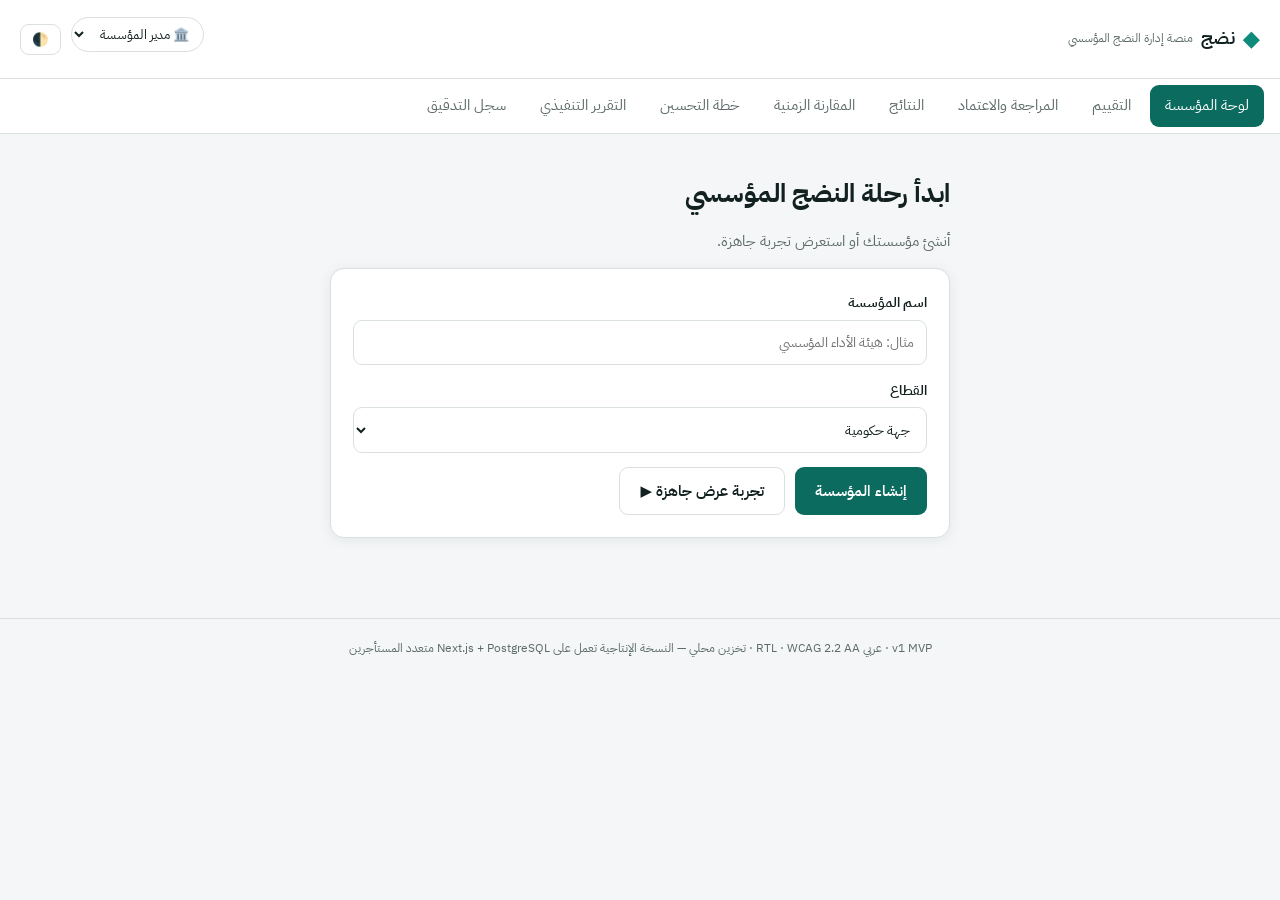
<file: app/index.html>
<!doctype html>
<html lang="ar" dir="rtl" data-theme="light">
<head>
  <meta charset="utf-8">
  <meta name="viewport" content="width=device-width, initial-scale=1">
  <title>نضج — منصة إدارة النضج المؤسسي</title>
  <meta name="description" content="منصة عربية لإدارة النضج المؤسسي: تقييم موثّق بالأدلة، فجوات، وخطة تحسين قابلة للتنفيذ والقياس.">
  <link rel="icon" href="data:image/svg+xml,%3Csvg xmlns='http://www.w3.org/2000/svg' viewBox='0 0 32 32'%3E%3Ctext y='26' font-size='26'%3E%E2%97%86%3C/text%3E%3C/svg%3E">
  <link rel="preconnect" href="https://fonts.googleapis.com">
  <link rel="preconnect" href="https://fonts.gstatic.com" crossorigin>
  <link rel="stylesheet" href="https://fonts.googleapis.com/css2?family=IBM+Plex+Sans+Arabic:wght@400;500;600;700&display=swap">
  <link rel="stylesheet" href="assets/styles.css">
</head>
<body>
  <a href="#view" class="skip-link">تخطَّ إلى المحتوى الرئيسي</a>
  <div id="a11y-live" aria-live="polite" class="sr-only"></div>
  <div id="toast-wrap" class="toast-wrap" aria-live="polite"></div>
  <div id="app"></div>
  <noscript>هذا التطبيق يتطلب تفعيل JavaScript.</noscript>
  <script type="module" src="js/ui.js"></script>
</body>
</html>
</file>
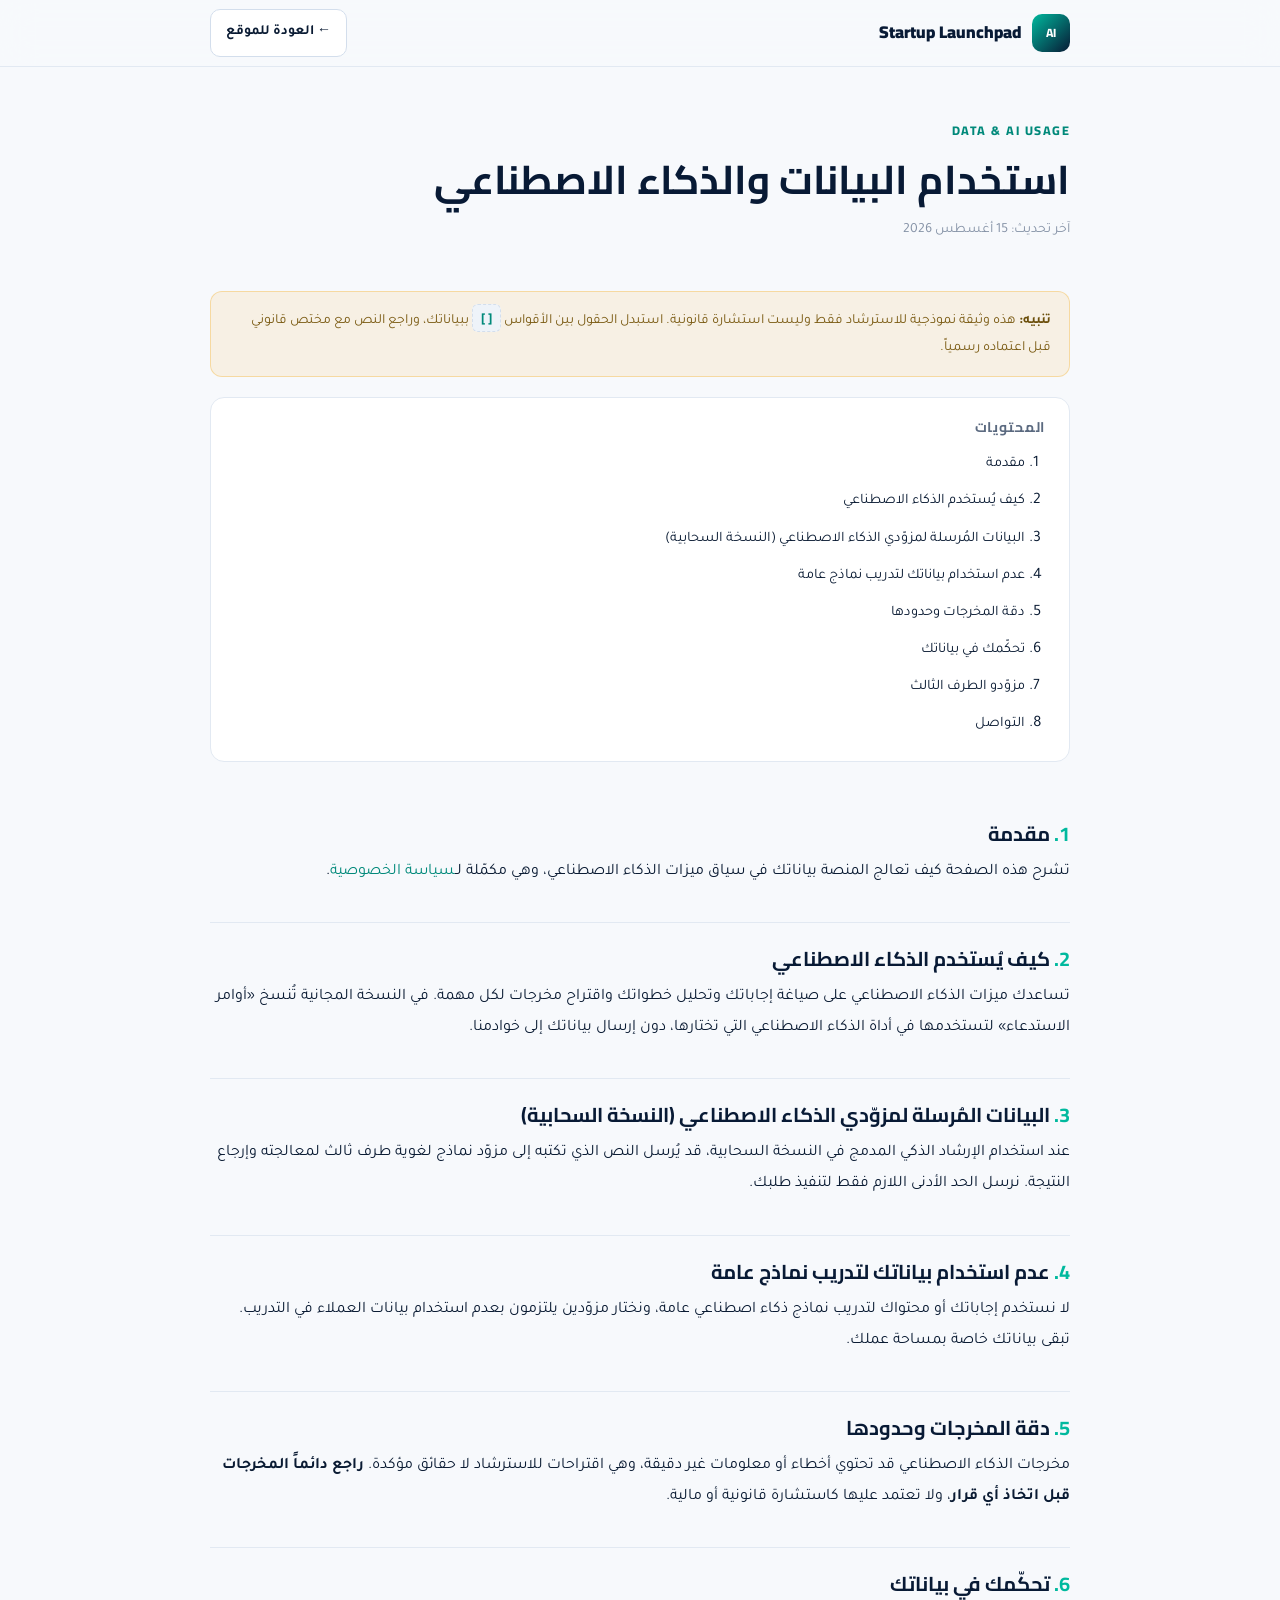
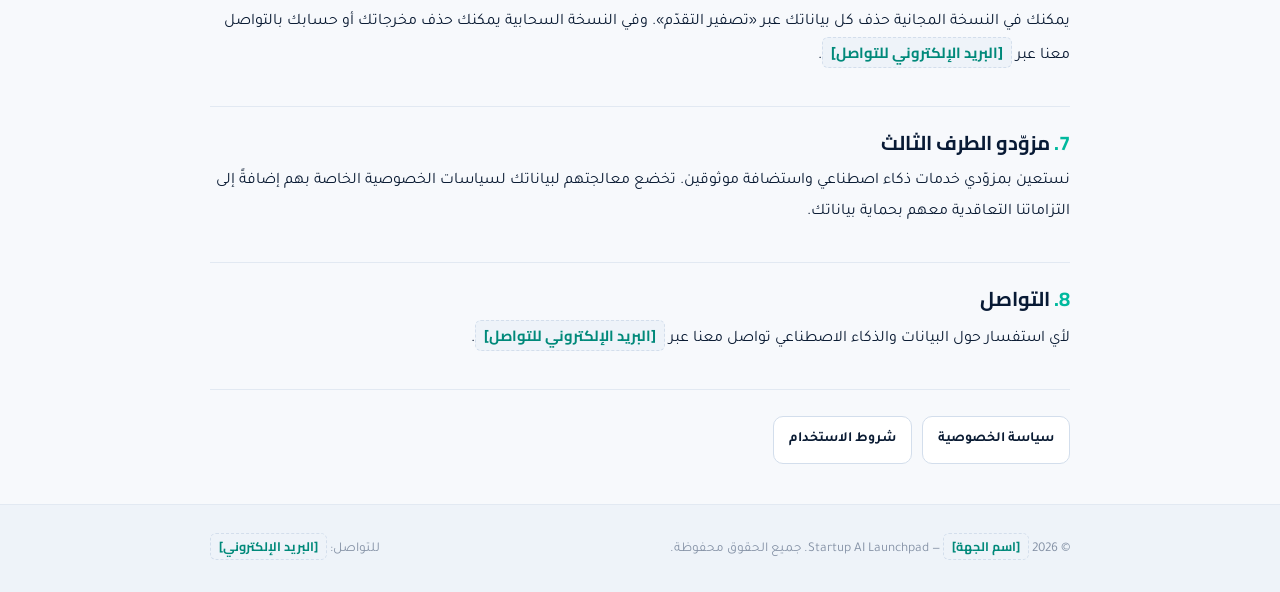
<file: data-ai.html>
<!doctype html>
<html lang="ar" dir="rtl">
<head>
  <meta charset="utf-8" />
  <meta name="viewport" content="width=device-width, initial-scale=1" />
  <title>استخدام البيانات والذكاء الاصطناعي — Startup AI Launchpad</title>
  <meta name="description" content="كيف تعالج منصة Startup AI Launchpad بياناتك في سياق ميزات الذكاء الاصطناعي." />
  <meta name="robots" content="index,follow" />
  <link rel="icon" href="data:image/svg+xml,%3Csvg xmlns='http://www.w3.org/2000/svg' viewBox='0 0 32 32'%3E%3Crect width='32' height='32' rx='8' fill='%23081a35'/%3E%3Cpath d='M16 5l3 8h-6l3-8z' fill='%2300b99e'/%3E%3C/svg%3E" />
  <link rel="preconnect" href="https://fonts.googleapis.com" />
  <link rel="preconnect" href="https://fonts.gstatic.com" crossorigin />
  <link href="https://fonts.googleapis.com/css2?family=Cairo:wght@700;800;900&family=Tajawal:wght@400;500;700&display=swap" rel="stylesheet" />

  <style>
    :root{
      --navy:#081a35;--ink:#0a1b33;--muted:#5b6a80;--muted-2:#8592a6;
      --teal:#00b99e;--teal-dark:#00897a;--amber:#f4b63f;
      --paper:#f7f9fc;--soft:#eef3f9;--card:#ffffff;--line:#e2e9f2;--line-2:#d3deec;
      --grad:linear-gradient(135deg,var(--teal),var(--navy));--radius:14px;color-scheme:light;
    }
    *{box-sizing:border-box}
    html{scroll-behavior:smooth}
    body{margin:0;font-family:"Tajawal","Segoe UI",Tahoma,Arial,sans-serif;background:var(--paper);
      color:var(--ink);line-height:1.95;-webkit-font-smoothing:antialiased}
    a{color:var(--teal-dark);text-decoration:none}
    a:hover{text-decoration:underline}
    h1,h2,h3{font-family:"Cairo","Tajawal",sans-serif;color:var(--navy);line-height:1.35;margin:0}
    .wrap{width:min(860px,calc(100% - 34px));margin-inline:auto}
    .topbar{position:sticky;top:0;z-index:20;background:rgba(247,249,252,.85);backdrop-filter:blur(16px);
      border-bottom:1px solid var(--line)}
    .topbar-inner{min-height:66px;display:flex;align-items:center;justify-content:space-between;gap:16px}
    .brand{display:inline-flex;align-items:center;gap:11px;font-family:"Cairo",sans-serif;font-weight:900;
      color:var(--navy);font-size:17px}
    .brand-mark{width:38px;height:38px;border-radius:10px;display:grid;place-items:center;background:var(--grad);
      color:#fff;font-size:12px;font-weight:800}
    .back{font-weight:700;font-size:14px;border:1px solid var(--line-2);border-radius:10px;padding:9px 15px;
      color:var(--ink);background:var(--card)}
    .back:hover{text-decoration:none;border-color:var(--teal);color:var(--teal-dark)}
    .hero{padding:52px 0 8px}
    .kicker{font-family:"Cairo",sans-serif;font-size:12.5px;font-weight:800;letter-spacing:.12em;
      text-transform:uppercase;color:var(--teal-dark);margin:0 0 10px}
    .hero h1{font-size:clamp(28px,4.4vw,40px)}
    .updated{color:var(--muted-2);font-size:14px;margin-top:10px}
    .note{background:rgba(244,182,63,.12);border:1px solid rgba(244,182,63,.4);border-radius:12px;
      padding:14px 18px;margin:26px 0 8px;font-size:14px;color:#7a5a12}
    .note strong{color:#6b4e0a}
    main{padding:16px 0 40px}
    section{padding:22px 0;border-bottom:1px solid var(--line)}
    section:last-child{border-bottom:none}
    h2{font-size:20px;margin-bottom:10px}
    h2 .n{color:var(--teal);font-family:"Cairo",sans-serif}
    p{margin:0 0 12px}
    ul{margin:0 0 12px;padding-inline-start:22px;display:grid;gap:7px}
    li{color:var(--ink)}
    .ph{background:var(--soft);border:1px dashed var(--line-2);border-radius:6px;padding:1px 8px;
      font-family:"Cairo",sans-serif;font-weight:700;color:var(--teal-dark);font-size:.92em}
    .toc{background:var(--card);border:1px solid var(--line);border-radius:var(--radius);padding:20px 24px;margin:20px 0}
    .toc h3{font-size:14px;text-transform:uppercase;letter-spacing:.05em;color:var(--muted);margin-bottom:12px}
    .toc ol{margin:0;padding-inline-start:20px;display:grid;gap:6px}
    .toc a{color:var(--ink);font-size:14.5px}
    .related{display:flex;gap:10px;flex-wrap:wrap;margin-top:26px}
    .related a{border:1px solid var(--line-2);border-radius:10px;padding:9px 15px;font-size:14px;
      color:var(--ink);background:var(--card);font-weight:600}
    .related a:hover{text-decoration:none;border-color:var(--teal);color:var(--teal-dark)}
    footer{background:var(--soft);border-top:1px solid var(--line);padding:30px 0;color:var(--muted-2);font-size:13.5px}
    .foot-inner{display:flex;justify-content:space-between;gap:14px;flex-wrap:wrap;align-items:center}
    :focus-visible{outline:3px solid #1b75ff;outline-offset:3px;border-radius:6px}
    @media (max-width:560px){.foot-inner{flex-direction:column;text-align:center}}
  </style>

</head>
<body>
  <header class="topbar">
    <div class="wrap topbar-inner">
      <a class="brand" href="index.html"><span class="brand-mark">AI</span><span>Startup Launchpad</span></a>
      <a class="back" href="index.html">← العودة للموقع</a>
    </div>
  </header>

  <div class="wrap">
    <div class="hero">
      <p class="kicker">DATA & AI USAGE</p>
      <h1>استخدام البيانات والذكاء الاصطناعي</h1>
      <p class="updated">آخر تحديث: 15 أغسطس 2026</p>
    </div>

    <div class="note">
      <strong>تنبيه:</strong> هذه وثيقة نموذجية للاسترشاد فقط وليست استشارة قانونية. استبدل الحقول بين
      الأقواس <span class="ph">[ ]</span> ببياناتك، وراجع النص مع مختص قانوني قبل اعتماده رسمياً.
    </div>

    <div class="toc">
      <h3>المحتويات</h3>
      <ol>
        <li><a href="#intro">مقدمة</a></li><li><a href="#how">كيف يُستخدم الذكاء الاصطناعي</a></li><li><a href="#sent">البيانات المُرسلة لمزوّدي الذكاء الاصطناعي (النسخة السحابية)</a></li><li><a href="#training">عدم استخدام بياناتك لتدريب نماذج عامة</a></li><li><a href="#accuracy">دقة المخرجات وحدودها</a></li><li><a href="#control">تحكّمك في بياناتك</a></li><li><a href="#providers">مزوّدو الطرف الثالث</a></li><li><a href="#contact">التواصل</a></li>
      </ol>
    </div>
  </div>

  <main>
    <div class="wrap">
      <section id="intro">
<h2><span class="n">1.</span> مقدمة</h2>
<p>تشرح هذه الصفحة كيف تعالج المنصة بياناتك في سياق ميزات الذكاء الاصطناعي، وهي مكمّلة لـ<a href='privacy.html'>سياسة الخصوصية</a>.</p>
</section>
<section id="how">
<h2><span class="n">2.</span> كيف يُستخدم الذكاء الاصطناعي</h2>
<p>تساعدك ميزات الذكاء الاصطناعي على صياغة إجاباتك وتحليل خطواتك واقتراح مخرجات لكل مهمة. في النسخة المجانية تُنسخ «أوامر الاستدعاء» لتستخدمها في أداة الذكاء الاصطناعي التي تختارها، دون إرسال بياناتك إلى خوادمنا.</p>
</section>
<section id="sent">
<h2><span class="n">3.</span> البيانات المُرسلة لمزوّدي الذكاء الاصطناعي (النسخة السحابية)</h2>
<p>عند استخدام الإرشاد الذكي المدمج في النسخة السحابية، قد يُرسل النص الذي تكتبه إلى مزوّد نماذج لغوية طرف ثالث لمعالجته وإرجاع النتيجة. نرسل الحد الأدنى اللازم فقط لتنفيذ طلبك.</p>
</section>
<section id="training">
<h2><span class="n">4.</span> عدم استخدام بياناتك لتدريب نماذج عامة</h2>
<p>لا نستخدم إجاباتك أو محتواك لتدريب نماذج ذكاء اصطناعي عامة، ونختار مزوّدين يلتزمون بعدم استخدام بيانات العملاء في التدريب. تبقى بياناتك خاصة بمساحة عملك.</p>
</section>
<section id="accuracy">
<h2><span class="n">5.</span> دقة المخرجات وحدودها</h2>
<p>مخرجات الذكاء الاصطناعي قد تحتوي أخطاء أو معلومات غير دقيقة، وهي اقتراحات للاسترشاد لا حقائق مؤكدة. <strong>راجع دائماً المخرجات قبل اتخاذ أي قرار</strong>، ولا تعتمد عليها كاستشارة قانونية أو مالية.</p>
</section>
<section id="control">
<h2><span class="n">6.</span> تحكّمك في بياناتك</h2>
<p>يمكنك في النسخة المجانية حذف كل بياناتك عبر «تصفير التقدّم». وفي النسخة السحابية يمكنك حذف مخرجاتك أو حسابك بالتواصل معنا عبر <span class="ph">[البريد الإلكتروني للتواصل]</span>.</p>
</section>
<section id="providers">
<h2><span class="n">7.</span> مزوّدو الطرف الثالث</h2>
<p>نستعين بمزوّدي خدمات ذكاء اصطناعي واستضافة موثوقين. تخضع معالجتهم لبياناتك لسياسات الخصوصية الخاصة بهم إضافةً إلى التزاماتنا التعاقدية معهم بحماية بياناتك.</p>
</section>
<section id="contact">
<h2><span class="n">8.</span> التواصل</h2>
<p>لأي استفسار حول البيانات والذكاء الاصطناعي تواصل معنا عبر <span class="ph">[البريد الإلكتروني للتواصل]</span>.</p>
</section>

      <div class="related">
        <a href="privacy.html">سياسة الخصوصية</a><a href="terms.html">شروط الاستخدام</a>
      </div>
    </div>
  </main>

  <footer>
    <div class="wrap foot-inner">
      <span>© 2026 <span class="ph">[اسم الجهة]</span> — Startup AI Launchpad. جميع الحقوق محفوظة.</span>
      <span>للتواصل: <span class="ph">[البريد الإلكتروني]</span></span>
    </div>
  </footer>
</body>
</html>
</file>
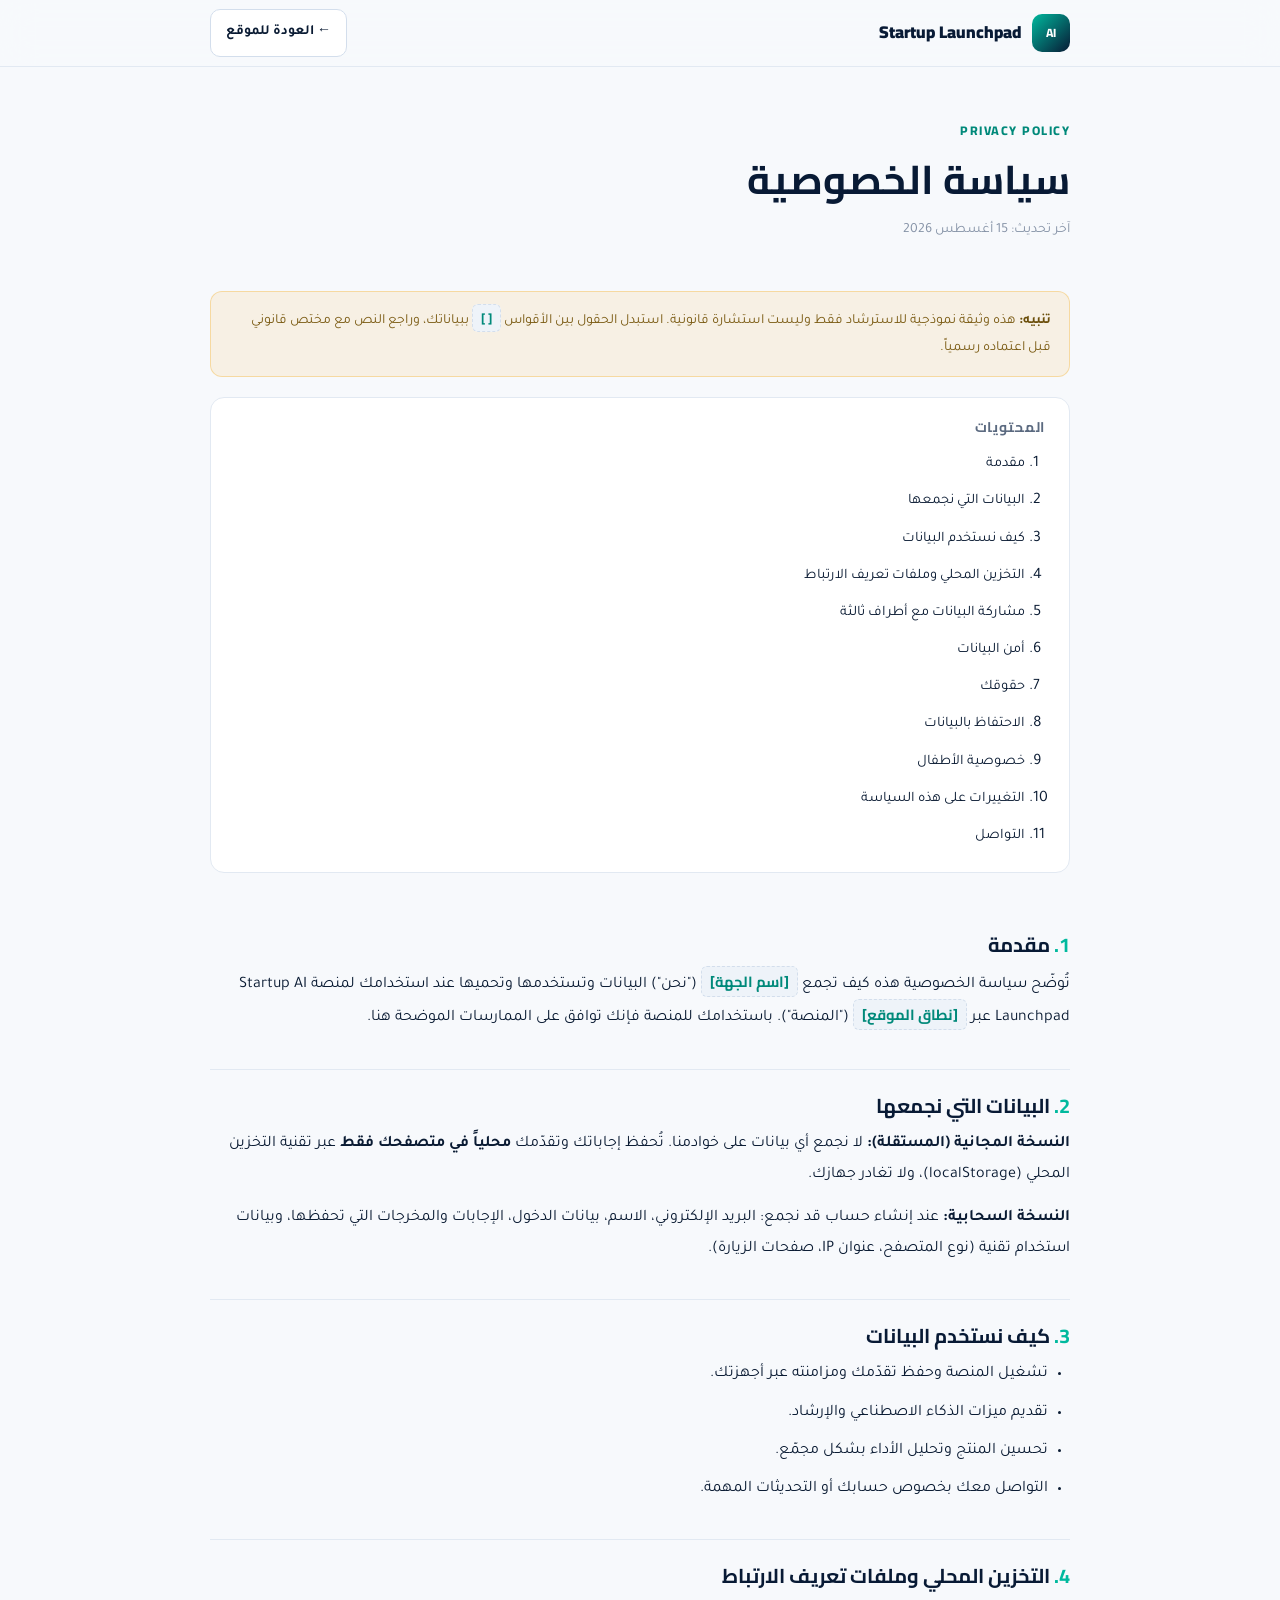
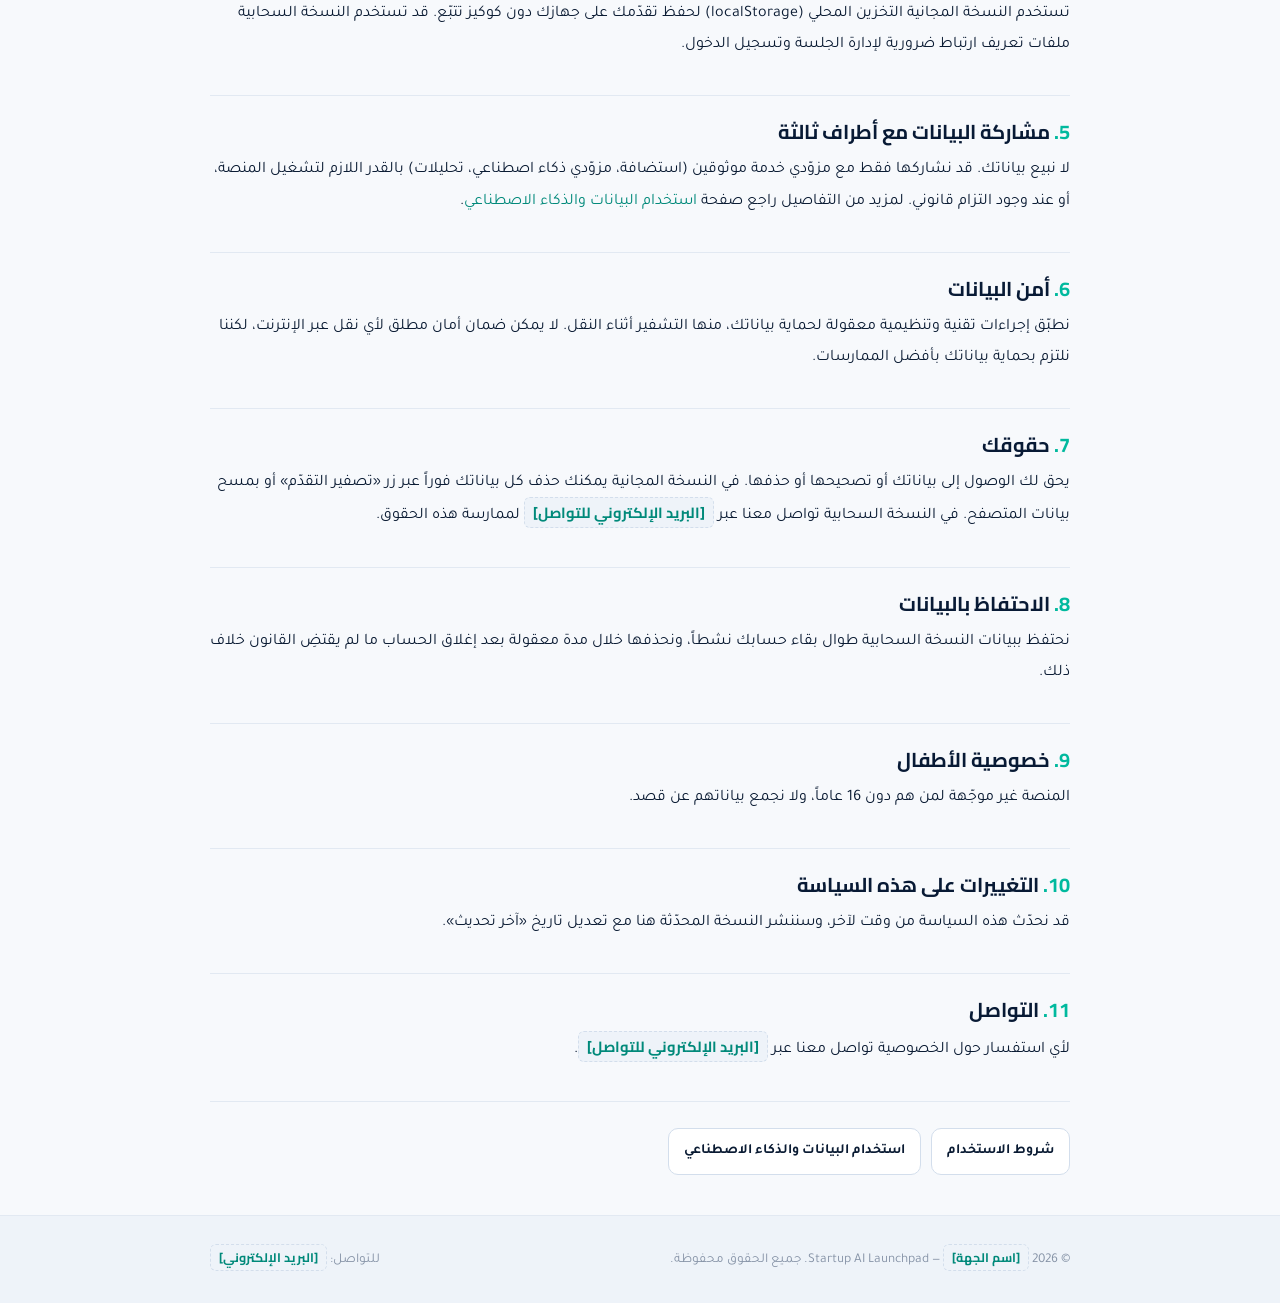
<file: privacy.html>
<!doctype html>
<html lang="ar" dir="rtl">
<head>
  <meta charset="utf-8" />
  <meta name="viewport" content="width=device-width, initial-scale=1" />
  <title>سياسة الخصوصية — Startup AI Launchpad</title>
  <meta name="description" content="سياسة خصوصية منصة Startup AI Launchpad: كيف نجمع بياناتك ونستخدمها ونحميها." />
  <meta name="robots" content="index,follow" />
  <link rel="icon" href="data:image/svg+xml,%3Csvg xmlns='http://www.w3.org/2000/svg' viewBox='0 0 32 32'%3E%3Crect width='32' height='32' rx='8' fill='%23081a35'/%3E%3Cpath d='M16 5l3 8h-6l3-8z' fill='%2300b99e'/%3E%3C/svg%3E" />
  <link rel="preconnect" href="https://fonts.googleapis.com" />
  <link rel="preconnect" href="https://fonts.gstatic.com" crossorigin />
  <link href="https://fonts.googleapis.com/css2?family=Cairo:wght@700;800;900&family=Tajawal:wght@400;500;700&display=swap" rel="stylesheet" />

  <style>
    :root{
      --navy:#081a35;--ink:#0a1b33;--muted:#5b6a80;--muted-2:#8592a6;
      --teal:#00b99e;--teal-dark:#00897a;--amber:#f4b63f;
      --paper:#f7f9fc;--soft:#eef3f9;--card:#ffffff;--line:#e2e9f2;--line-2:#d3deec;
      --grad:linear-gradient(135deg,var(--teal),var(--navy));--radius:14px;color-scheme:light;
    }
    *{box-sizing:border-box}
    html{scroll-behavior:smooth}
    body{margin:0;font-family:"Tajawal","Segoe UI",Tahoma,Arial,sans-serif;background:var(--paper);
      color:var(--ink);line-height:1.95;-webkit-font-smoothing:antialiased}
    a{color:var(--teal-dark);text-decoration:none}
    a:hover{text-decoration:underline}
    h1,h2,h3{font-family:"Cairo","Tajawal",sans-serif;color:var(--navy);line-height:1.35;margin:0}
    .wrap{width:min(860px,calc(100% - 34px));margin-inline:auto}
    .topbar{position:sticky;top:0;z-index:20;background:rgba(247,249,252,.85);backdrop-filter:blur(16px);
      border-bottom:1px solid var(--line)}
    .topbar-inner{min-height:66px;display:flex;align-items:center;justify-content:space-between;gap:16px}
    .brand{display:inline-flex;align-items:center;gap:11px;font-family:"Cairo",sans-serif;font-weight:900;
      color:var(--navy);font-size:17px}
    .brand-mark{width:38px;height:38px;border-radius:10px;display:grid;place-items:center;background:var(--grad);
      color:#fff;font-size:12px;font-weight:800}
    .back{font-weight:700;font-size:14px;border:1px solid var(--line-2);border-radius:10px;padding:9px 15px;
      color:var(--ink);background:var(--card)}
    .back:hover{text-decoration:none;border-color:var(--teal);color:var(--teal-dark)}
    .hero{padding:52px 0 8px}
    .kicker{font-family:"Cairo",sans-serif;font-size:12.5px;font-weight:800;letter-spacing:.12em;
      text-transform:uppercase;color:var(--teal-dark);margin:0 0 10px}
    .hero h1{font-size:clamp(28px,4.4vw,40px)}
    .updated{color:var(--muted-2);font-size:14px;margin-top:10px}
    .note{background:rgba(244,182,63,.12);border:1px solid rgba(244,182,63,.4);border-radius:12px;
      padding:14px 18px;margin:26px 0 8px;font-size:14px;color:#7a5a12}
    .note strong{color:#6b4e0a}
    main{padding:16px 0 40px}
    section{padding:22px 0;border-bottom:1px solid var(--line)}
    section:last-child{border-bottom:none}
    h2{font-size:20px;margin-bottom:10px}
    h2 .n{color:var(--teal);font-family:"Cairo",sans-serif}
    p{margin:0 0 12px}
    ul{margin:0 0 12px;padding-inline-start:22px;display:grid;gap:7px}
    li{color:var(--ink)}
    .ph{background:var(--soft);border:1px dashed var(--line-2);border-radius:6px;padding:1px 8px;
      font-family:"Cairo",sans-serif;font-weight:700;color:var(--teal-dark);font-size:.92em}
    .toc{background:var(--card);border:1px solid var(--line);border-radius:var(--radius);padding:20px 24px;margin:20px 0}
    .toc h3{font-size:14px;text-transform:uppercase;letter-spacing:.05em;color:var(--muted);margin-bottom:12px}
    .toc ol{margin:0;padding-inline-start:20px;display:grid;gap:6px}
    .toc a{color:var(--ink);font-size:14.5px}
    .related{display:flex;gap:10px;flex-wrap:wrap;margin-top:26px}
    .related a{border:1px solid var(--line-2);border-radius:10px;padding:9px 15px;font-size:14px;
      color:var(--ink);background:var(--card);font-weight:600}
    .related a:hover{text-decoration:none;border-color:var(--teal);color:var(--teal-dark)}
    footer{background:var(--soft);border-top:1px solid var(--line);padding:30px 0;color:var(--muted-2);font-size:13.5px}
    .foot-inner{display:flex;justify-content:space-between;gap:14px;flex-wrap:wrap;align-items:center}
    :focus-visible{outline:3px solid #1b75ff;outline-offset:3px;border-radius:6px}
    @media (max-width:560px){.foot-inner{flex-direction:column;text-align:center}}
  </style>

</head>
<body>
  <header class="topbar">
    <div class="wrap topbar-inner">
      <a class="brand" href="index.html"><span class="brand-mark">AI</span><span>Startup Launchpad</span></a>
      <a class="back" href="index.html">← العودة للموقع</a>
    </div>
  </header>

  <div class="wrap">
    <div class="hero">
      <p class="kicker">PRIVACY POLICY</p>
      <h1>سياسة الخصوصية</h1>
      <p class="updated">آخر تحديث: 15 أغسطس 2026</p>
    </div>

    <div class="note">
      <strong>تنبيه:</strong> هذه وثيقة نموذجية للاسترشاد فقط وليست استشارة قانونية. استبدل الحقول بين
      الأقواس <span class="ph">[ ]</span> ببياناتك، وراجع النص مع مختص قانوني قبل اعتماده رسمياً.
    </div>

    <div class="toc">
      <h3>المحتويات</h3>
      <ol>
        <li><a href="#intro">مقدمة</a></li><li><a href="#data">البيانات التي نجمعها</a></li><li><a href="#use">كيف نستخدم البيانات</a></li><li><a href="#cookies">التخزين المحلي وملفات تعريف الارتباط</a></li><li><a href="#share">مشاركة البيانات مع أطراف ثالثة</a></li><li><a href="#security">أمن البيانات</a></li><li><a href="#rights">حقوقك</a></li><li><a href="#retention">الاحتفاظ بالبيانات</a></li><li><a href="#children">خصوصية الأطفال</a></li><li><a href="#changes">التغييرات على هذه السياسة</a></li><li><a href="#contact">التواصل</a></li>
      </ol>
    </div>
  </div>

  <main>
    <div class="wrap">
      <section id="intro">
<h2><span class="n">1.</span> مقدمة</h2>
<p>تُوضّح سياسة الخصوصية هذه كيف تجمع <span class="ph">[اسم الجهة]</span> ("نحن") البيانات وتستخدمها وتحميها عند استخدامك لمنصة Startup AI Launchpad عبر <span class="ph">[نطاق الموقع]</span> ("المنصة"). باستخدامك للمنصة فإنك توافق على الممارسات الموضحة هنا.</p>
</section>
<section id="data">
<h2><span class="n">2.</span> البيانات التي نجمعها</h2>
<p><strong>النسخة المجانية (المستقلة):</strong> لا نجمع أي بيانات على خوادمنا. تُحفظ إجاباتك وتقدّمك <strong>محلياً في متصفحك فقط</strong> عبر تقنية التخزين المحلي (localStorage)، ولا تغادر جهازك.</p><p><strong>النسخة السحابية:</strong> عند إنشاء حساب قد نجمع: البريد الإلكتروني، الاسم، بيانات الدخول، الإجابات والمخرجات التي تحفظها، وبيانات استخدام تقنية (نوع المتصفح، عنوان IP، صفحات الزيارة).</p>
</section>
<section id="use">
<h2><span class="n">3.</span> كيف نستخدم البيانات</h2>
<ul><li>تشغيل المنصة وحفظ تقدّمك ومزامنته عبر أجهزتك.</li><li>تقديم ميزات الذكاء الاصطناعي والإرشاد.</li><li>تحسين المنتج وتحليل الأداء بشكل مجمّع.</li><li>التواصل معك بخصوص حسابك أو التحديثات المهمة.</li></ul>
</section>
<section id="cookies">
<h2><span class="n">4.</span> التخزين المحلي وملفات تعريف الارتباط</h2>
<p>تستخدم النسخة المجانية التخزين المحلي (localStorage) لحفظ تقدّمك على جهازك دون كوكيز تتبّع. قد تستخدم النسخة السحابية ملفات تعريف ارتباط ضرورية لإدارة الجلسة وتسجيل الدخول.</p>
</section>
<section id="share">
<h2><span class="n">5.</span> مشاركة البيانات مع أطراف ثالثة</h2>
<p>لا نبيع بياناتك. قد نشاركها فقط مع مزوّدي خدمة موثوقين (استضافة، مزوّدي ذكاء اصطناعي، تحليلات) بالقدر اللازم لتشغيل المنصة، أو عند وجود التزام قانوني. لمزيد من التفاصيل راجع صفحة <a href='data-ai.html'>استخدام البيانات والذكاء الاصطناعي</a>.</p>
</section>
<section id="security">
<h2><span class="n">6.</span> أمن البيانات</h2>
<p>نطبّق إجراءات تقنية وتنظيمية معقولة لحماية بياناتك، منها التشفير أثناء النقل. لا يمكن ضمان أمان مطلق لأي نقل عبر الإنترنت، لكننا نلتزم بحماية بياناتك بأفضل الممارسات.</p>
</section>
<section id="rights">
<h2><span class="n">7.</span> حقوقك</h2>
<p>يحق لك الوصول إلى بياناتك أو تصحيحها أو حذفها. في النسخة المجانية يمكنك حذف كل بياناتك فوراً عبر زر «تصفير التقدّم» أو بمسح بيانات المتصفح. في النسخة السحابية تواصل معنا عبر <span class="ph">[البريد الإلكتروني للتواصل]</span> لممارسة هذه الحقوق.</p>
</section>
<section id="retention">
<h2><span class="n">8.</span> الاحتفاظ بالبيانات</h2>
<p>نحتفظ ببيانات النسخة السحابية طوال بقاء حسابك نشطاً، ونحذفها خلال مدة معقولة بعد إغلاق الحساب ما لم يقتضِ القانون خلاف ذلك.</p>
</section>
<section id="children">
<h2><span class="n">9.</span> خصوصية الأطفال</h2>
<p>المنصة غير موجّهة لمن هم دون 16 عاماً، ولا نجمع بياناتهم عن قصد.</p>
</section>
<section id="changes">
<h2><span class="n">10.</span> التغييرات على هذه السياسة</h2>
<p>قد نحدّث هذه السياسة من وقت لآخر، وسننشر النسخة المحدّثة هنا مع تعديل تاريخ «آخر تحديث».</p>
</section>
<section id="contact">
<h2><span class="n">11.</span> التواصل</h2>
<p>لأي استفسار حول الخصوصية تواصل معنا عبر <span class="ph">[البريد الإلكتروني للتواصل]</span>.</p>
</section>

      <div class="related">
        <a href="terms.html">شروط الاستخدام</a><a href="data-ai.html">استخدام البيانات والذكاء الاصطناعي</a>
      </div>
    </div>
  </main>

  <footer>
    <div class="wrap foot-inner">
      <span>© 2026 <span class="ph">[اسم الجهة]</span> — Startup AI Launchpad. جميع الحقوق محفوظة.</span>
      <span>للتواصل: <span class="ph">[البريد الإلكتروني]</span></span>
    </div>
  </footer>
</body>
</html>
</file>
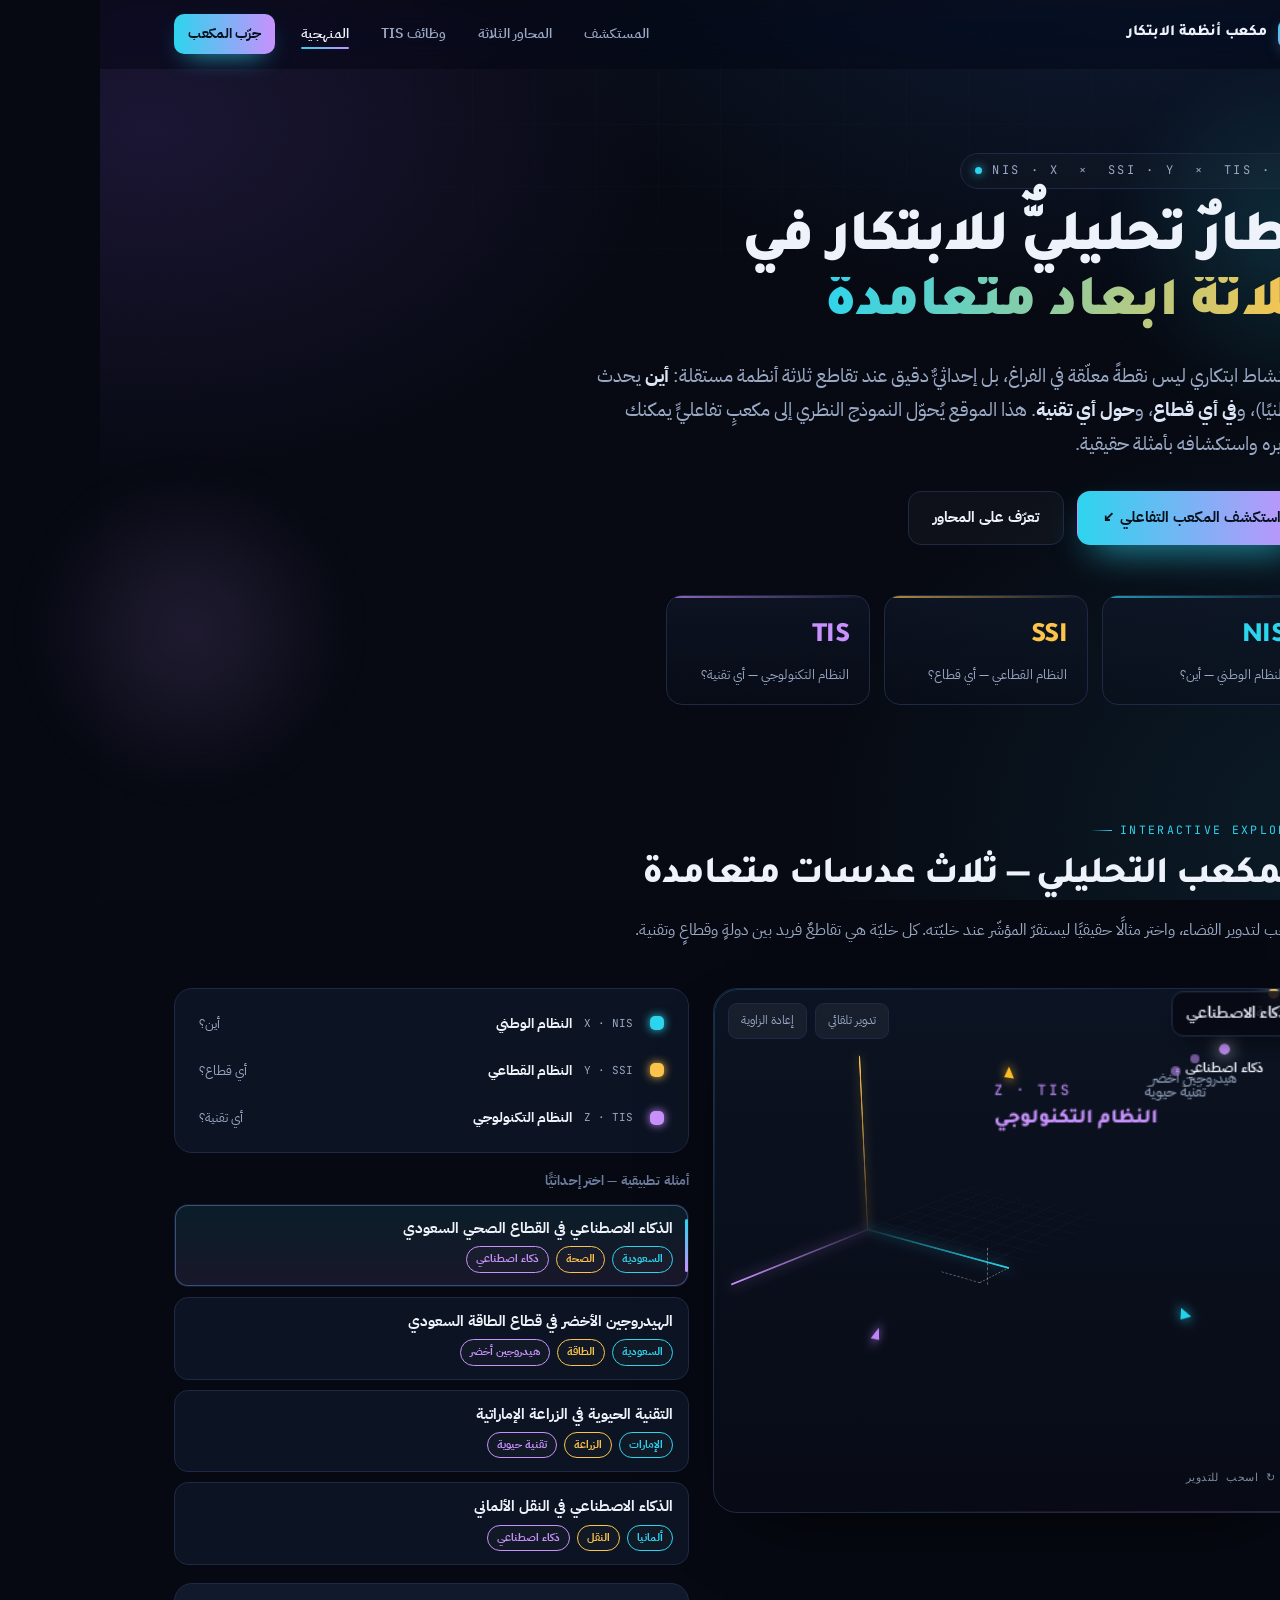
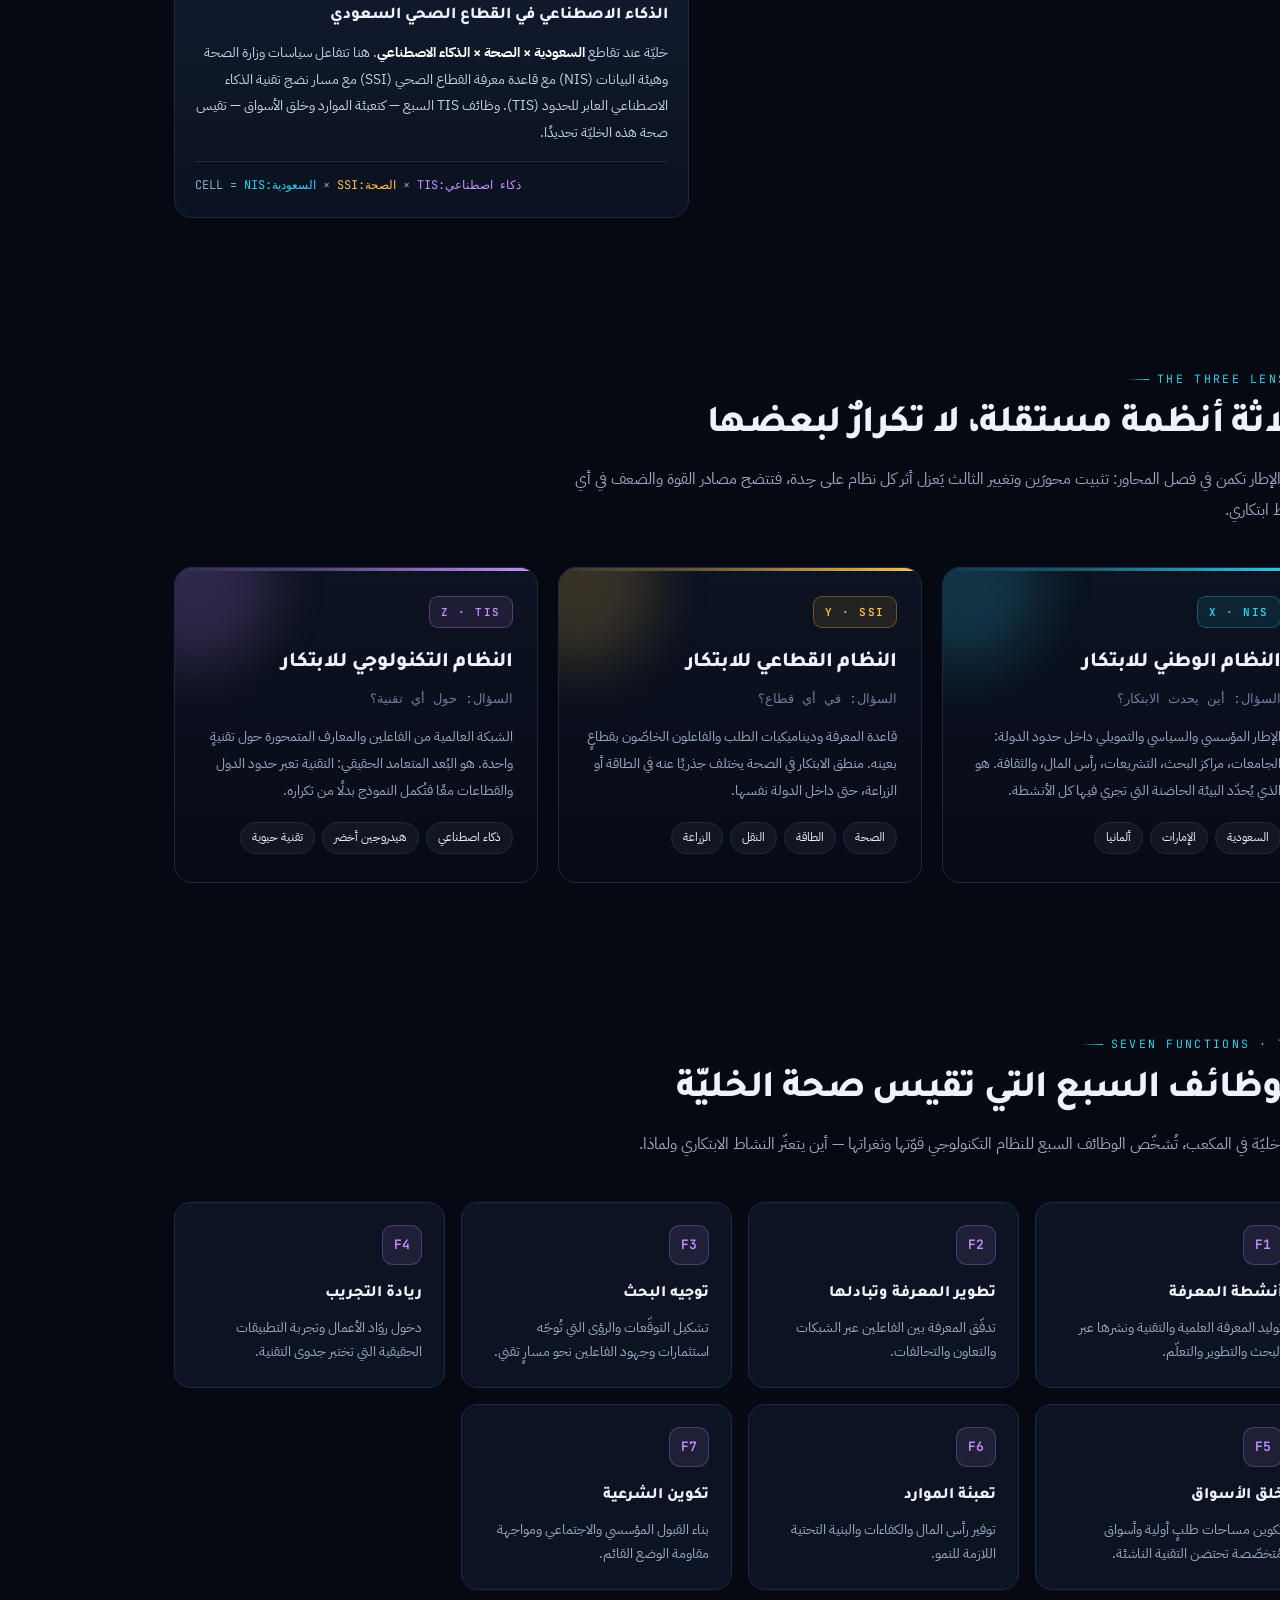
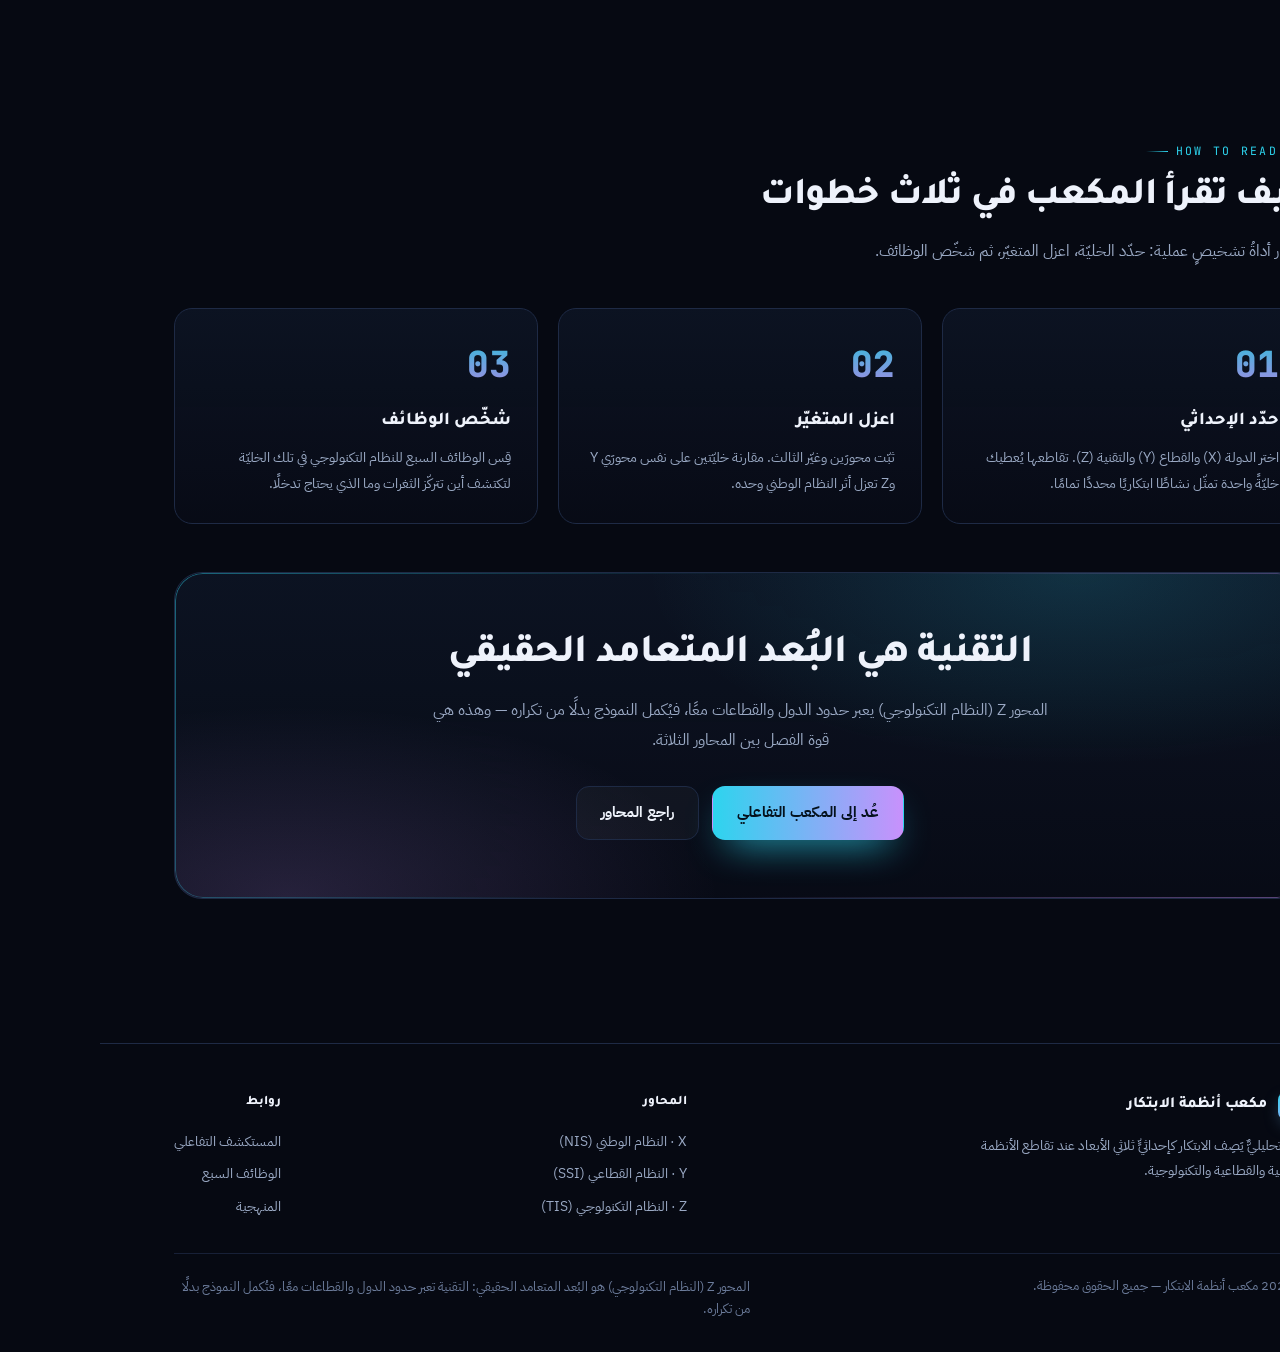
<file: site-standalone.html>
<!DOCTYPE html>
<html lang="ar" dir="rtl">
<head>
<meta charset="utf-8">
<meta name="viewport" content="width=device-width, initial-scale=1">
<title>مكعب أنظمة الابتكار — NIS × SSI × TIS</title>
<meta name="description" content="إطار تحليلي ثلاثي الأبعاد يَصِف كل نشاط ابتكاري كإحداثيٍّ دقيق عند تقاطع النظام الوطني والقطاعي والتكنولوجي للابتكار. استكشف المكعب التفاعلي بأمثلة حقيقية.">
<meta property="og:title" content="مكعب أنظمة الابتكار — NIS × SSI × TIS">
<meta property="og:description" content="ثلاث عدسات متعامدة لفهم الابتكار: أين يحدث، وفي أي قطاع، وحول أي تقنية.">
<meta property="og:type" content="website">
<meta name="theme-color" content="#070b16">
<link rel="preconnect" href="https://fonts.googleapis.com">
<link rel="preconnect" href="https://fonts.gstatic.com" crossorigin>
<link href="https://fonts.googleapis.com/css2?family=IBM+Plex+Sans+Arabic:wght@400;500;600;700&family=Tajawal:wght@400;500;700;800;900&family=JetBrains+Mono:wght@400;600&display=swap" rel="stylesheet">
<style>
/* =========================================================
   مكعب أنظمة الابتكار — Innovation Systems Cube
   Premium UI/UX stylesheet (v2)
   ========================================================= */

:root{
  /* surfaces */
  --ink0:#060912;
  --ink1:#0c1322;
  --ink2:#111a2d;
  --ink3:#0a1120;
  --line:#1e2a45;
  --line-soft:#172037;
  --glass:rgba(18,27,47,.55);
  --glass-2:rgba(10,15,28,.45);

  /* axis accents */
  --cyan:#2dd4ee;   /* NIS  – X */
  --amber:#fcc44a;  /* SSI  – Y */
  --violet:#c891fc; /* TIS  – Z */
  --cyan-d:#0e3a47;
  --violet-d:#2c1d49;

  /* text */
  --text:#eef2fb;
  --muted:#9aa9c4;
  --muted-2:#6c7c9b;

  /* type */
  --arabic:"IBM Plex Sans Arabic","Tajawal","SF Arabic","Geeza Pro","Segoe UI",Tahoma,"Noto Sans Arabic",system-ui,sans-serif;
  --display:"Tajawal","IBM Plex Sans Arabic","SF Arabic",system-ui,sans-serif;
  --mono:"JetBrains Mono",ui-monospace,"SF Mono","Cascadia Mono",Consolas,monospace;

  /* layout */
  --maxw:1180px;
  --radius:18px;
  --radius-lg:24px;

  /* elevation */
  --shadow-1:0 1px 0 rgba(255,255,255,.03) inset, 0 18px 40px -28px #000;
  --shadow-2:0 30px 80px -40px #000;
  --glow-cyan:0 0 0 1px rgba(45,212,238,.25), 0 18px 50px -22px rgba(45,212,238,.45);

  /* motion */
  --ease:cubic-bezier(.22,.61,.36,1);
  --ease-out:cubic-bezier(.16,1,.3,1);
}

*{box-sizing:border-box;margin:0;padding:0}
html{scroll-behavior:smooth; -webkit-text-size-adjust:100%}
html,body{height:100%}
body{
  font-family:var(--arabic);
  background:var(--ink0);
  color:var(--text);
  min-height:100%;
  overflow-x:hidden;
  line-height:1.65;
  letter-spacing:0;
  -webkit-font-smoothing:antialiased;
  text-rendering:optimizeLegibility;
}
a{color:inherit;text-decoration:none}
img{max-width:100%;display:block}
section{position:relative}
::selection{background:rgba(45,212,238,.28); color:#fff}

/* keyboard accessibility */
:focus-visible{outline:2px solid var(--cyan); outline-offset:3px; border-radius:6px}
button{font:inherit}

/* ---------- ambient backgrounds ---------- */
.bg-aura{
  position:fixed; inset:0; z-index:-3; pointer-events:none;
  background:
    radial-gradient(1200px 760px at 80% -12%, rgba(20,42,76,.65) 0%, transparent 55%),
    radial-gradient(1000px 680px at 4% 14%, rgba(40,29,73,.6) 0%, transparent 52%),
    radial-gradient(1000px 760px at 98% 92%, rgba(15,46,60,.5) 0%, transparent 55%),
    var(--ink0);
}
.bg-grid{
  position:fixed; inset:0; z-index:-2; pointer-events:none; opacity:.5;
  background-image:
    linear-gradient(rgba(30,42,69,.4) 1px,transparent 1px),
    linear-gradient(90deg,rgba(30,42,69,.4) 1px,transparent 1px);
  background-size:62px 62px;
  -webkit-mask-image:radial-gradient(ellipse 78% 58% at 50% 0%,#000 0%,transparent 72%);
          mask-image:radial-gradient(ellipse 78% 58% at 50% 0%,#000 0%,transparent 72%);
}
.bg-noise{
  position:fixed; inset:0; z-index:-1; pointer-events:none; opacity:.035; mix-blend-mode:overlay;
  background-image:url("data:image/svg+xml,%3Csvg xmlns='http://www.w3.org/2000/svg' width='160' height='160'%3E%3Cfilter id='n'%3E%3CfeTurbulence type='fractalNoise' baseFrequency='.9' numOctaves='2'/%3E%3C/filter%3E%3Crect width='100%25' height='100%25' filter='url(%23n)'/%3E%3C/svg%3E");
}

/* ---------- scroll progress ---------- */
.scroll-progress{
  position:fixed; top:0; left:0; right:0; height:3px; z-index:60; transform-origin:right center;
  transform:scaleX(0);
  background:linear-gradient(90deg,var(--cyan),var(--amber) 52%,var(--violet));
  box-shadow:0 0 12px rgba(45,212,238,.5);
}

.container{width:100%; max-width:var(--maxw); margin:0 auto; padding:0 24px}

/* ===================== NAVBAR ===================== */
.nav{
  position:sticky; top:0; z-index:50;
  backdrop-filter:saturate(160%) blur(16px);
  -webkit-backdrop-filter:saturate(160%) blur(16px);
  background:rgba(6,9,18,.55);
  border-bottom:1px solid transparent;
  transition:border-color .35s var(--ease), background .35s var(--ease);
}
.nav.scrolled{border-color:var(--line-soft); background:rgba(6,9,18,.82)}
.nav-inner{display:flex; align-items:center; gap:18px; height:68px}
.brand{display:flex; align-items:center; gap:11px; font-family:var(--display); font-weight:800; font-size:15.5px; letter-spacing:-.01em}
.brand .cube{
  width:28px; height:28px; border-radius:8px; flex:none; position:relative;
  background:linear-gradient(135deg,var(--cyan),var(--violet));
  box-shadow:0 6px 18px -6px rgba(124,196,255,.6);
  transition:transform .4s var(--ease-out);
}
.brand:hover .cube{transform:rotate(-12deg) scale(1.06)}
.brand .cube::after{content:""; position:absolute; inset:5px; border-radius:4px; border:1.6px solid rgba(6,9,18,.7)}
.nav-links{display:flex; align-items:center; gap:4px; margin-inline-start:auto}
.nav-links a{
  position:relative; color:var(--muted); font-size:13.5px; font-weight:600;
  padding:9px 14px; border-radius:10px; transition:color .2s var(--ease), background .2s var(--ease);
}
.nav-links a:not(.nav-cta)::after{
  content:""; position:absolute; right:14px; left:14px; bottom:5px; height:2px; border-radius:2px;
  background:linear-gradient(90deg,var(--cyan),var(--violet));
  transform:scaleX(0); transform-origin:right; transition:transform .25s var(--ease);
}
.nav-links a:not(.nav-cta):hover{color:var(--text)}
.nav-links a:not(.nav-cta).active{color:var(--text)}
.nav-links a:not(.nav-cta).active::after{transform:scaleX(1)}
.nav-cta{
  margin-inline-start:8px;
  background:linear-gradient(90deg,var(--cyan),var(--violet));
  color:#04111c !important; font-weight:800 !important;
  box-shadow:0 10px 26px -12px var(--cyan);
  transition:transform .2s var(--ease), filter .2s var(--ease), box-shadow .2s var(--ease);
}
.nav-cta:hover{transform:translateY(-1px); filter:brightness(1.08); box-shadow:0 14px 30px -12px var(--cyan)}
.nav-toggle{
  display:none; margin-inline-start:auto; background:rgba(255,255,255,.04); border:1px solid var(--line);
  color:var(--text); border-radius:10px; width:42px; height:40px; cursor:pointer; font-size:18px;
  transition:.2s var(--ease);
}
.nav-toggle:hover{border-color:#33446c}

/* ===================== HERO ===================== */
.hero{padding:84px 0 36px; position:relative}
.hero::before{
  content:""; position:absolute; top:-40px; inset-inline-start:-120px; width:420px; height:420px;
  background:radial-gradient(circle, rgba(45,212,238,.16), transparent 60%);
  filter:blur(20px); pointer-events:none; z-index:-1;
  animation:float 9s ease-in-out infinite;
}
.hero::after{
  content:""; position:absolute; bottom:-80px; inset-inline-end:-100px; width:380px; height:380px;
  background:radial-gradient(circle, rgba(200,145,252,.14), transparent 60%);
  filter:blur(20px); pointer-events:none; z-index:-1;
  animation:float 11s ease-in-out infinite reverse;
}
@keyframes float{0%,100%{transform:translateY(0)}50%{transform:translateY(-22px)}}

.eyebrow{
  font-family:var(--mono); font-size:12px; letter-spacing:.22em;
  color:var(--muted); text-transform:uppercase; direction:ltr; text-align:right;
  display:inline-flex; align-items:center; gap:10px;
  padding:7px 14px; border:1px solid var(--line); border-radius:999px;
  background:rgba(255,255,255,.02);
}
.eyebrow .dot{width:7px;height:7px;border-radius:50%;background:var(--cyan);box-shadow:0 0 10px var(--cyan); animation:blink 2.4s ease-in-out infinite}
@keyframes blink{0%,100%{opacity:1}50%{opacity:.35}}

h1.hero-title{
  font-family:var(--display);
  font-size:clamp(32px,5.6vw,58px); font-weight:900; letter-spacing:-.025em;
  line-height:1.12; margin:20px 0 20px; max-width:19ch;
}
.gradient-text{
  background:linear-gradient(100deg,var(--cyan),var(--amber) 50%,var(--violet) 92%);
  background-size:200% auto;
  -webkit-background-clip:text; background-clip:text; color:transparent;
  animation:shine 7s linear infinite;
}
@keyframes shine{to{background-position:200% center}}
.hero-sub{color:var(--muted); font-size:clamp(15px,1.65vw,18.5px); max-width:66ch; line-height:1.85}
.hero-sub b{color:#dde6f6; font-weight:700}
.hero-actions{display:flex; gap:13px; flex-wrap:wrap; margin-top:30px}

.btn{
  position:relative; overflow:hidden;
  display:inline-flex; align-items:center; gap:9px; cursor:pointer;
  padding:14px 24px; border-radius:13px; font-weight:800; font-size:14.5px;
  font-family:var(--arabic); border:1px solid transparent;
  transition:transform .2s var(--ease), filter .2s var(--ease), box-shadow .2s var(--ease), border-color .2s var(--ease);
}
.btn-primary{background:linear-gradient(90deg,var(--cyan),var(--violet)); color:#04111c; box-shadow:0 16px 38px -16px var(--cyan)}
.btn-primary::before{
  content:""; position:absolute; top:0; bottom:0; width:40%; left:-60%;
  background:linear-gradient(90deg,transparent,rgba(255,255,255,.45),transparent);
  transform:skewX(-20deg); transition:left .6s var(--ease);
}
.btn-primary:hover{transform:translateY(-2px); filter:brightness(1.05); box-shadow:0 20px 44px -16px var(--cyan)}
.btn-primary:hover::before{left:130%}
.btn-ghost{background:rgba(255,255,255,.03); border-color:var(--line); color:var(--text)}
.btn-ghost:hover{border-color:#3a4f7d; background:rgba(255,255,255,.07); transform:translateY(-2px)}

.hero-stats{display:grid; grid-template-columns:repeat(3,1fr); gap:14px; margin-top:50px; max-width:640px}
.stat{
  position:relative; overflow:hidden;
  background:linear-gradient(180deg,var(--glass),var(--glass-2));
  border:1px solid var(--line); border-radius:16px; padding:18px 20px;
  transition:transform .25s var(--ease), border-color .25s var(--ease);
}
.stat::before{content:""; position:absolute; inset:0 auto auto 0; width:100%; height:2px; opacity:.7}
.stat:hover{transform:translateY(-3px); border-color:#33446c}
.stat .n{font-family:var(--display); font-size:28px; font-weight:900; letter-spacing:-.02em}
.stat .n.x{color:var(--cyan)} .stat .n.y{color:var(--amber)} .stat .n.z{color:var(--violet)}
.stat:nth-child(1)::before{background:linear-gradient(90deg,var(--cyan),transparent)}
.stat:nth-child(2)::before{background:linear-gradient(90deg,var(--amber),transparent)}
.stat:nth-child(3)::before{background:linear-gradient(90deg,var(--violet),transparent)}
.stat .l{color:var(--muted); font-size:12.5px; margin-top:5px}

/* ===================== SECTION HEADINGS ===================== */
.section{padding:72px 0}
.section-head{max-width:740px; margin-bottom:42px}
.kicker{
  font-family:var(--mono); font-size:11.5px; letter-spacing:.2em; text-transform:uppercase;
  color:var(--cyan); direction:ltr; text-align:right; display:inline-flex; align-items:center; gap:8px;
  margin-bottom:14px;
}
.kicker::before{content:""; width:22px; height:1px; background:linear-gradient(90deg,transparent,var(--cyan))}
.section-head h2{font-family:var(--display); font-size:clamp(25px,3.6vw,38px); font-weight:800; letter-spacing:-.02em; line-height:1.22}
.section-head p{color:var(--muted); font-size:16px; margin-top:15px; line-height:1.9}

/* ===================== EXPLORER ===================== */
.explorer{display:grid; gap:24px; grid-template-columns:1.15fr 1fr; align-items:start}
.stagecard{
  position:relative;
  background:linear-gradient(180deg,var(--glass),var(--glass-2));
  border:1px solid var(--line); border-radius:var(--radius-lg);
  padding:14px; overflow:hidden; box-shadow:var(--shadow-2);
}
.stagecard::before{
  content:""; position:absolute; inset:0; border-radius:inherit; padding:1px; pointer-events:none;
  background:linear-gradient(140deg,rgba(45,212,238,.4),transparent 40%,transparent 60%,rgba(200,145,252,.4));
  -webkit-mask:linear-gradient(#000 0 0) content-box,linear-gradient(#000 0 0);
          mask:linear-gradient(#000 0 0) content-box,linear-gradient(#000 0 0);
  -webkit-mask-composite:xor; mask-composite:exclude; opacity:.5;
}
.stage{position:relative; width:100%; height:clamp(390px,55vh,560px); perspective:1100px; perspective-origin:50% 46%; cursor:grab; touch-action:none}
.stage:active{cursor:grabbing}
.scene{position:absolute; inset:0; transform-style:preserve-3d; transition:transform .05s linear}
.origin{position:absolute; left:50%; top:54%; width:0; height:0; transform-style:preserve-3d}

.bar{position:absolute; height:2px; border-radius:2px; transform-origin:0 50%}
.bar.x{background:linear-gradient(90deg,rgba(45,212,238,.12),var(--cyan)); box-shadow:0 0 14px rgba(45,212,238,.55)}
.bar.y{background:linear-gradient(90deg,rgba(252,196,74,.12),var(--amber)); box-shadow:0 0 14px rgba(252,196,74,.55)}
.bar.z{background:linear-gradient(90deg,rgba(200,145,252,.12),var(--violet)); box-shadow:0 0 14px rgba(200,145,252,.55)}

.tip{position:absolute; width:0;height:0; border-style:solid}
.floor{position:absolute; transform-origin:0 0;
  background-image:linear-gradient(var(--line) 1px,transparent 1px),linear-gradient(90deg,var(--line) 1px,transparent 1px);
  opacity:.3;
}
.lbl{position:absolute; transform-origin:50% 50%; white-space:nowrap; font-family:var(--display);
  font-weight:800; font-size:14px; pointer-events:none; will-change:transform}
.lbl .code{font-family:var(--mono); font-size:10px; letter-spacing:.16em; display:block; opacity:.85; direction:ltr; font-weight:600}
.lbl.x{color:var(--cyan)} .lbl.y{color:var(--amber)} .lbl.z{color:var(--violet)}

.tick{position:absolute; transform-origin:50% 50%; pointer-events:none; will-change:transform}
.tick .dot{width:7px;height:7px;border-radius:50%; margin:0 auto 3px; opacity:.55; transition:.2s}
.tick .t{font-size:11px; color:var(--muted); white-space:nowrap; transition:.2s}
.tick.x .dot{background:var(--cyan)} .tick.y .dot{background:var(--amber)} .tick.z .dot{background:var(--violet)}
.tick.on .t{color:var(--text); font-weight:800}
.tick.on .dot{opacity:1; box-shadow:0 0 10px currentColor; transform:scale(1.25)}

.guide{position:absolute; height:0; border-top:1px dashed rgba(255,255,255,.5); transform-origin:0 50%}

.marker{position:absolute; will-change:transform; pointer-events:none}
.marker .core{
  position:absolute; left:-9px; top:-9px; width:18px;height:18px;border-radius:50%;
  background:radial-gradient(circle at 40% 35%,#fff,#cfe9ff 40%,#7cc4ff 75%);
  box-shadow:0 0 0 4px rgba(255,255,255,.12),0 0 28px 7px rgba(124,196,255,.7);
}
.marker .halo{position:absolute; left:-22px; top:-22px; width:44px;height:44px;border-radius:50%;
  border:1px solid rgba(255,255,255,.4); animation:pulse 2.4s ease-in-out infinite}
@keyframes pulse{0%,100%{transform:scale(.7);opacity:.7}50%{transform:scale(1.1);opacity:.15}}
.marker .mlbl{position:absolute; transform-origin:0 50%; right:14px; top:-9px;
  background:rgba(6,9,18,.85); border:1px solid var(--line); border-radius:9px;
  padding:6px 10px; font-size:12px; font-weight:700; white-space:nowrap;
  box-shadow:0 8px 22px -10px #000}

.stagehint{position:absolute; bottom:12px; right:16px; font-size:11px; color:var(--muted);
  font-family:var(--mono); letter-spacing:.04em; direction:rtl; pointer-events:none; opacity:.8}
.stagebtns{position:absolute; top:14px; left:14px; display:flex; gap:8px; z-index:3}
.sbtn{background:rgba(255,255,255,.05); border:1px solid var(--line); color:var(--muted);
  border-radius:9px; padding:7px 12px; font-size:12px; cursor:pointer; font-family:var(--arabic); transition:.2s var(--ease)}
.sbtn:hover{color:var(--text); border-color:#33446c; background:rgba(255,255,255,.09)}
.sbtn[aria-pressed="true"]{color:#04111c; border-color:transparent; background:linear-gradient(90deg,var(--cyan),var(--violet)); font-weight:700}

/* panel */
.panel{display:flex; flex-direction:column; gap:18px}
.legend{display:grid; gap:6px; background:var(--ink1); border:1px solid var(--line); border-radius:18px; padding:14px}
.legrow{display:flex; align-items:center; gap:12px; padding:9px 10px; border-radius:12px; transition:background .2s}
.legrow:hover{background:rgba(255,255,255,.03)}
.swatch{width:14px;height:14px;border-radius:5px; flex:none; box-shadow:0 0 10px currentColor}
.legrow.x .swatch{background:var(--cyan);color:var(--cyan)}
.legrow.y .swatch{background:var(--amber);color:var(--amber)}
.legrow.z .swatch{background:var(--violet);color:var(--violet)}
.legrow .ax{font-family:var(--mono); font-size:11px; color:var(--muted); width:54px; direction:ltr}
.legrow .name{font-weight:800; font-size:14px}
.legrow .q{color:var(--muted); font-size:13px; margin-inline-start:auto}

.sectitle{font-size:12.5px; color:var(--muted-2); font-weight:700; margin-bottom:12px; letter-spacing:.01em; text-transform:none}
.examples{display:grid; gap:10px}
.ex{
  position:relative; text-align:right; width:100%; cursor:pointer;
  background:var(--ink1); border:1px solid var(--line); border-radius:14px;
  padding:13px 15px; color:var(--text); font-family:var(--arabic);
  display:flex; flex-direction:column; gap:7px;
  transition:transform .18s var(--ease), border-color .18s var(--ease), background .18s var(--ease);
}
.ex:hover{border-color:#33446c; transform:translateX(-3px)}
.ex[aria-pressed="true"]{border-color:transparent;
  background:linear-gradient(180deg,rgba(45,212,238,.1),rgba(200,145,252,.1));
  box-shadow:0 0 0 1px #3a4f7d inset}
.ex[aria-pressed="true"]::before{
  content:""; position:absolute; inset-inline-start:0; top:14px; bottom:14px; width:3px; border-radius:3px;
  background:linear-gradient(180deg,var(--cyan),var(--violet));
}
.ex .title{font-weight:800; font-size:14.5px; line-height:1.5}
.ex .coords{display:flex; gap:7px; flex-wrap:wrap}
.chip{font-size:11px; padding:3px 9px; border-radius:999px; border:1px solid currentColor;
  font-weight:700; display:inline-flex; gap:5px; align-items:center; background:rgba(255,255,255,.02)}
.chip.x{color:var(--cyan)} .chip.y{color:var(--amber)} .chip.z{color:var(--violet)}

.readout{background:linear-gradient(180deg,var(--ink2),var(--ink3)); border:1px solid var(--line); border-radius:18px; padding:20px}
.readout .rt{font-family:var(--display); font-size:16.5px; font-weight:800; margin-bottom:11px; line-height:1.5}
.readout .rd{color:#c7d2e6; font-size:14px; line-height:1.9}
.readout .rd b{color:#fff}
.formula{font-family:var(--mono); direction:ltr; text-align:left; font-size:12px;
  color:var(--muted); margin-top:15px; padding-top:13px; border-top:1px solid var(--line);
  line-height:1.8; word-break:break-word}
.formula .c{color:var(--cyan)} .formula .a{color:var(--amber)} .formula .v{color:var(--violet)}

/* ===================== AXIS CARDS ===================== */
.axis-grid{display:grid; grid-template-columns:repeat(3,1fr); gap:20px}
.axis-card{
  position:relative; overflow:hidden;
  background:linear-gradient(180deg,var(--glass),var(--glass-2));
  border:1px solid var(--line); border-radius:var(--radius); padding:28px 24px;
  transition:transform .25s var(--ease), border-color .25s var(--ease), box-shadow .25s var(--ease);
}
.axis-card::after{
  content:""; position:absolute; inset-inline-end:-60px; top:-60px; width:160px; height:160px; border-radius:50%;
  filter:blur(28px); opacity:.18; pointer-events:none; transition:opacity .3s;
}
.axis-card.x::after{background:var(--cyan)} .axis-card.y::after{background:var(--amber)} .axis-card.z::after{background:var(--violet)}
.axis-card:hover{transform:translateY(-6px); border-color:#33446c; box-shadow:var(--shadow-2)}
.axis-card:hover::after{opacity:.32}
.axis-card::before{content:""; position:absolute; inset:0 0 auto 0; height:3px}
.axis-card.x::before{background:linear-gradient(90deg,transparent,var(--cyan))}
.axis-card.y::before{background:linear-gradient(90deg,transparent,var(--amber))}
.axis-card.z::before{background:linear-gradient(90deg,transparent,var(--violet))}
.axis-card .badge{font-family:var(--mono); font-size:11px; letter-spacing:.14em; direction:ltr;
  padding:6px 11px; border-radius:9px; display:inline-block; font-weight:600; margin-bottom:18px}
.axis-card.x .badge{color:var(--cyan); background:rgba(45,212,238,.1); border:1px solid rgba(45,212,238,.3)}
.axis-card.y .badge{color:var(--amber); background:rgba(252,196,74,.1); border:1px solid rgba(252,196,74,.3)}
.axis-card.z .badge{color:var(--violet); background:rgba(200,145,252,.1); border:1px solid rgba(200,145,252,.3)}
.axis-card h3{font-family:var(--display); font-size:21px; font-weight:800; margin-bottom:7px; letter-spacing:-.01em}
.axis-card .q{font-size:13px; color:var(--muted-2); margin-bottom:15px; font-family:var(--mono); direction:rtl}
.axis-card p{color:var(--muted); font-size:14px; line-height:1.9}
.axis-card .tags{display:flex; flex-wrap:wrap; gap:7px; margin-top:18px}
.axis-card .tag{font-size:12px; padding:5px 11px; border-radius:999px; background:rgba(255,255,255,.04);
  border:1px solid var(--line); color:var(--text); transition:.18s}
.axis-card .tag:hover{border-color:#3a4f7d; background:rgba(255,255,255,.07)}

/* ===================== FUNCTIONS ===================== */
.func-grid{display:grid; grid-template-columns:repeat(auto-fill,minmax(248px,1fr)); gap:16px}
.func{
  position:relative; overflow:hidden;
  background:var(--ink1); border:1px solid var(--line); border-radius:16px; padding:22px;
  transition:transform .2s var(--ease), border-color .2s var(--ease), background .2s var(--ease);
}
.func:hover{border-color:#33446c; transform:translateY(-4px); background:var(--ink2)}
.func .num{
  font-family:var(--mono); font-size:13px; font-weight:600; color:var(--violet);
  width:40px; height:40px; border-radius:11px; display:flex; align-items:center; justify-content:center;
  background:rgba(200,145,252,.1); border:1px solid rgba(200,145,252,.25); margin-bottom:16px;
}
.func h4{font-family:var(--display); font-size:16px; font-weight:800; margin-bottom:9px}
.func p{color:var(--muted); font-size:13.5px; line-height:1.8}

/* ===================== METHOD STEPS ===================== */
.steps{display:grid; grid-template-columns:repeat(3,1fr); gap:20px; counter-reset:step}
.step{
  position:relative; overflow:hidden;
  background:linear-gradient(180deg,var(--glass),var(--glass-2));
  border:1px solid var(--line); border-radius:var(--radius); padding:26px;
  transition:transform .22s var(--ease), border-color .22s var(--ease);
}
.step:hover{transform:translateY(-4px); border-color:#33446c}
.step::before{counter-increment:step; content:"0" counter(step);
  font-family:var(--mono); font-size:36px; font-weight:800;
  background:linear-gradient(180deg,var(--cyan),var(--violet));
  -webkit-background-clip:text; background-clip:text; color:transparent;
  display:block; margin-bottom:12px; opacity:.9}
.step h4{font-family:var(--display); font-size:18px; font-weight:800; margin-bottom:9px}
.step p{color:var(--muted); font-size:14px; line-height:1.85}

/* ===================== CTA BAND ===================== */
.cta-band{
  position:relative; overflow:hidden;
  margin:48px 0 0;
  background:
    radial-gradient(720px 320px at 80% 0%, rgba(45,212,238,.16),transparent 60%),
    radial-gradient(720px 320px at 10% 100%, rgba(200,145,252,.16),transparent 60%),
    linear-gradient(180deg,var(--glass),var(--glass-2));
  border:1px solid var(--line); border-radius:28px; padding:58px 36px; text-align:center;
}
.cta-band::before{
  content:""; position:absolute; inset:0; border-radius:inherit; padding:1px; pointer-events:none;
  background:linear-gradient(120deg,rgba(45,212,238,.45),transparent 45%,transparent 55%,rgba(200,145,252,.45));
  -webkit-mask:linear-gradient(#000 0 0) content-box,linear-gradient(#000 0 0);
          mask:linear-gradient(#000 0 0) content-box,linear-gradient(#000 0 0);
  -webkit-mask-composite:xor; mask-composite:exclude;
}
.cta-band h2{font-family:var(--display); font-size:clamp(25px,3.8vw,40px); font-weight:800; line-height:1.22; margin-bottom:15px; letter-spacing:-.02em}
.cta-band p{color:var(--muted); font-size:16px; max-width:62ch; margin:0 auto 28px; line-height:1.9}
.cta-band .hero-actions{justify-content:center}

/* ===================== FOOTER ===================== */
footer.site-footer{border-top:1px solid var(--line); margin-top:72px; padding:48px 0 32px}
.foot-grid{display:flex; justify-content:space-between; gap:32px; flex-wrap:wrap; margin-bottom:30px}
.foot-brand{max-width:36ch}
.foot-brand p{color:var(--muted); font-size:13.5px; margin-top:14px; line-height:1.85}
.foot-col h5{font-family:var(--display); font-size:13px; font-weight:800; margin-bottom:13px; color:var(--text)}
.foot-col a{display:block; color:var(--muted); font-size:13.5px; padding:5px 0; transition:color .15s, transform .15s}
.foot-col a:hover{color:var(--cyan); transform:translateX(-3px)}
.foot-bottom{border-top:1px solid var(--line-soft); padding-top:22px; display:flex; justify-content:space-between; gap:14px; flex-wrap:wrap; color:var(--muted-2); font-size:12.5px}
.foot-bottom .note{max-width:72ch; line-height:1.75}

/* ===================== BACK TO TOP ===================== */
.to-top{
  position:fixed; bottom:24px; inset-inline-start:24px; z-index:55;
  width:46px; height:46px; border-radius:14px; cursor:pointer;
  background:rgba(6,9,18,.7); border:1px solid var(--line); color:var(--text);
  font-size:18px; backdrop-filter:blur(10px);
  opacity:0; transform:translateY(14px) scale(.9); pointer-events:none;
  transition:opacity .3s var(--ease), transform .3s var(--ease), border-color .2s, background .2s;
}
.to-top.show{opacity:1; transform:none; pointer-events:auto}
.to-top:hover{border-color:#3a4f7d; background:rgba(18,27,47,.9)}

/* ===================== reveal on scroll ===================== */
.reveal{opacity:0; transform:translateY(26px); transition:opacity .7s var(--ease-out), transform .7s var(--ease-out)}
.reveal.in{opacity:1; transform:none}
/* stagger children within a grid */
.axis-grid .reveal:nth-child(2){transition-delay:.08s}
.axis-grid .reveal:nth-child(3){transition-delay:.16s}
.func-grid .reveal:nth-child(2){transition-delay:.05s}
.func-grid .reveal:nth-child(3){transition-delay:.1s}
.func-grid .reveal:nth-child(4){transition-delay:.15s}
.func-grid .reveal:nth-child(5){transition-delay:.2s}

/* ===================== RESPONSIVE ===================== */
@media (max-width:960px){
  .explorer{grid-template-columns:1fr}
  .axis-grid{grid-template-columns:1fr}
  .steps{grid-template-columns:1fr}
}
@media (max-width:760px){
  .nav-links{
    position:absolute; top:68px; right:0; left:0;
    flex-direction:column; align-items:stretch; gap:4px; padding:16px 24px;
    background:rgba(6,9,18,.97); border-bottom:1px solid var(--line);
    display:none; backdrop-filter:blur(16px);
  }
  .nav-links.open{display:flex; animation:slideDown .25s var(--ease-out)}
  @keyframes slideDown{from{opacity:0; transform:translateY(-8px)}to{opacity:1; transform:none}}
  .nav-links a{padding:12px 14px}
  .nav-links a:not(.nav-cta)::after{display:none}
  .nav-cta{text-align:center; margin-top:6px}
  .nav-toggle{display:block}
  .hero{padding:60px 0 24px}
  .hero-stats{grid-template-columns:1fr}
  .stage{height:clamp(350px,46vh,440px)}
  .foot-grid{flex-direction:column; gap:24px}
  .to-top{bottom:18px; inset-inline-start:18px}
}
@media (prefers-reduced-motion:reduce){
  *{animation-duration:.001ms !important; animation-iteration-count:1 !important; transition-duration:.001ms !important}
  .marker .halo{animation:none}
  .reveal{opacity:1; transform:none}
  html{scroll-behavior:auto}
}

</style>
<link rel="icon" href="data:image/svg+xml,%3Csvg xmlns='http://www.w3.org/2000/svg' viewBox='0 0 32 32'%3E%3Cdefs%3E%3ClinearGradient id='g' x1='0' y1='0' x2='1' y2='1'%3E%3Cstop offset='0' stop-color='%2322d3ee'/%3E%3Cstop offset='1' stop-color='%23c084fc'/%3E%3C/linearGradient%3E%3C/defs%3E%3Crect width='32' height='32' rx='8' fill='url(%23g)'/%3E%3Crect x='6.5' y='6.5' width='19' height='19' rx='4' fill='none' stroke='%23070b16' stroke-width='2.5'/%3E%3C/svg%3E">
</head>
<body>
<div class="scroll-progress" id="scrollProgress"></div>
<div class="bg-aura"></div>
<div class="bg-grid"></div>
<div class="bg-noise"></div>

<!-- ===================== NAV ===================== -->
<header class="nav" id="nav">
  <div class="container nav-inner">
    <a class="brand" href="#top"><span class="cube"></span><span>مكعب أنظمة الابتكار</span></a>
    <button class="nav-toggle" id="navToggle" aria-label="القائمة" aria-expanded="false">☰</button>
    <nav class="nav-links" id="navLinks">
      <a href="#explorer">المستكشف</a>
      <a href="#axes">المحاور الثلاثة</a>
      <a href="#functions">وظائف TIS</a>
      <a href="#method">المنهجية</a>
      <a href="#explorer" class="nav-cta">جرّب المكعب</a>
    </nav>
  </div>
</header>

<main id="top">

<!-- ===================== HERO ===================== -->
<section class="hero">
  <div class="container">
    <span class="eyebrow reveal"><span class="dot"></span>NIS · X &nbsp;×&nbsp; SSI · Y &nbsp;×&nbsp; TIS · Z</span>
    <h1 class="hero-title reveal">إطارٌ تحليليٌّ للابتكار في <span class="gradient-text">ثلاثة أبعاد متعامدة</span></h1>
    <p class="hero-sub reveal">كل نشاط ابتكاري ليس نقطةً معلّقة في الفراغ، بل إحداثيٌّ دقيق عند تقاطع ثلاثة أنظمة مستقلة:
      <b>أين</b> يحدث (وطنيًا)، و<b>في أي قطاع</b>، و<b>حول أي تقنية</b>.
      هذا الموقع يُحوّل النموذج النظري إلى مكعبٍ تفاعليٍّ يمكنك تدويره واستكشافه بأمثلة حقيقية.</p>
    <div class="hero-actions reveal">
      <a href="#explorer" class="btn btn-primary">استكشف المكعب التفاعلي ↙</a>
      <a href="#axes" class="btn btn-ghost">تعرّف على المحاور</a>
    </div>
    <div class="hero-stats reveal">
      <div class="stat"><div class="n x">NIS</div><div class="l">النظام الوطني — أين؟</div></div>
      <div class="stat"><div class="n y">SSI</div><div class="l">النظام القطاعي — أي قطاع؟</div></div>
      <div class="stat"><div class="n z">TIS</div><div class="l">النظام التكنولوجي — أي تقنية؟</div></div>
    </div>
  </div>
</section>

<!-- ===================== EXPLORER ===================== -->
<section class="section" id="explorer">
  <div class="container">
    <div class="section-head reveal">
      <span class="kicker">Interactive Explorer</span>
      <h2>المكعب التحليلي — ثلاث عدسات متعامدة</h2>
      <p>اسحب لتدوير الفضاء، واختر مثالًا حقيقيًا ليستقرّ المؤشّر عند خليّته. كل خليّة هي تقاطعٌ فريد بين دولةٍ وقطاعٍ وتقنية.</p>
    </div>

    <div class="explorer reveal">
      <!-- 3D STAGE -->
      <div class="stagecard">
        <div class="stagebtns">
          <button class="sbtn" id="spin" aria-pressed="false">تدوير تلقائي</button>
          <button class="sbtn" id="reset">إعادة الزاوية</button>
        </div>
        <div class="stage" id="stage">
          <div class="scene" id="scene">
            <div class="origin" id="origin"></div>
          </div>
          <div class="stagehint">↻ اسحب للتدوير</div>
        </div>
      </div>

      <!-- PANEL -->
      <div class="panel">
        <div class="legend">
          <div class="legrow x"><span class="swatch"></span><span class="ax">X · NIS</span><span class="name">النظام الوطني</span><span class="q">أين؟</span></div>
          <div class="legrow y"><span class="swatch"></span><span class="ax">Y · SSI</span><span class="name">النظام القطاعي</span><span class="q">أي قطاع؟</span></div>
          <div class="legrow z"><span class="swatch"></span><span class="ax">Z · TIS</span><span class="name">النظام التكنولوجي</span><span class="q">أي تقنية؟</span></div>
        </div>
        <div>
          <div class="sectitle">أمثلة تطبيقية — اختر إحداثيًّا</div>
          <div class="examples" id="examples"></div>
        </div>
        <div class="readout" id="readout"></div>
      </div>
    </div>
  </div>
</section>

<!-- ===================== AXES ===================== -->
<section class="section" id="axes">
  <div class="container">
    <div class="section-head reveal">
      <span class="kicker">The Three Lenses</span>
      <h2>ثلاثة أنظمة مستقلة، لا تكرارٌ لبعضها</h2>
      <p>قوة الإطار تكمن في فصل المحاور: تثبيت محورَين وتغيير الثالث يَعزل أثر كل نظام على حِدة، فتتضح مصادر القوة والضعف في أي نشاط ابتكاري.</p>
    </div>
    <div class="axis-grid">
      <article class="axis-card x reveal">
        <span class="badge">X · NIS</span>
        <h3>النظام الوطني للابتكار</h3>
        <div class="q">السؤال: أين يحدث الابتكار؟</div>
        <p>الإطار المؤسسي والسياسي والتمويلي داخل حدود الدولة: الجامعات، مراكز البحث، التشريعات، رأس المال، والثقافة. هو الذي يُحدّد البيئة الحاضنة التي تجري فيها كل الأنشطة.</p>
        <div class="tags"><span class="tag">السعودية</span><span class="tag">الإمارات</span><span class="tag">ألمانيا</span></div>
      </article>
      <article class="axis-card y reveal">
        <span class="badge">Y · SSI</span>
        <h3>النظام القطاعي للابتكار</h3>
        <div class="q">السؤال: في أي قطاع؟</div>
        <p>قاعدة المعرفة وديناميكيات الطلب والفاعلون الخاصّون بقطاعٍ بعينه. منطق الابتكار في الصحة يختلف جذريًا عنه في الطاقة أو الزراعة، حتى داخل الدولة نفسها.</p>
        <div class="tags"><span class="tag">الصحة</span><span class="tag">الطاقة</span><span class="tag">النقل</span><span class="tag">الزراعة</span></div>
      </article>
      <article class="axis-card z reveal">
        <span class="badge">Z · TIS</span>
        <h3>النظام التكنولوجي للابتكار</h3>
        <div class="q">السؤال: حول أي تقنية؟</div>
        <p>الشبكة العالمية من الفاعلين والمعارف المتمحورة حول تقنيةٍ واحدة. هو البُعد المتعامد الحقيقي: التقنية تعبر حدود الدول والقطاعات معًا فتُكمل النموذج بدلًا من تكراره.</p>
        <div class="tags"><span class="tag">ذكاء اصطناعي</span><span class="tag">هيدروجين أخضر</span><span class="tag">تقنية حيوية</span></div>
      </article>
    </div>
  </div>
</section>

<!-- ===================== FUNCTIONS ===================== -->
<section class="section" id="functions">
  <div class="container">
    <div class="section-head reveal">
      <span class="kicker">Seven Functions · TIS</span>
      <h2>الوظائف السبع التي تقيس صحة الخليّة</h2>
      <p>لكل خليّة في المكعب، تُشخّص الوظائف السبع للنظام التكنولوجي قوّتها وثغراتها — أين يتعثّر النشاط الابتكاري ولماذا.</p>
    </div>
    <div class="func-grid">
      <div class="func reveal"><div class="num">F1</div><h4>أنشطة المعرفة</h4><p>توليد المعرفة العلمية والتقنية ونشرها عبر البحث والتطوير والتعلّم.</p></div>
      <div class="func reveal"><div class="num">F2</div><h4>تطوير المعرفة وتبادلها</h4><p>تدفّق المعرفة بين الفاعلين عبر الشبكات والتعاون والتحالفات.</p></div>
      <div class="func reveal"><div class="num">F3</div><h4>توجيه البحث</h4><p>تشكيل التوقّعات والرؤى التي تُوجّه استثمارات وجهود الفاعلين نحو مسارٍ تقني.</p></div>
      <div class="func reveal"><div class="num">F4</div><h4>ريادة التجريب</h4><p>دخول روّاد الأعمال وتجربة التطبيقات الحقيقية التي تختبر جدوى التقنية.</p></div>
      <div class="func reveal"><div class="num">F5</div><h4>خلق الأسواق</h4><p>تكوين مساحات طلبٍ أولية وأسواق مُتخصّصة تحتضن التقنية الناشئة.</p></div>
      <div class="func reveal"><div class="num">F6</div><h4>تعبئة الموارد</h4><p>توفير رأس المال والكفاءات والبنية التحتية اللازمة للنمو.</p></div>
      <div class="func reveal"><div class="num">F7</div><h4>تكوين الشرعية</h4><p>بناء القبول المؤسسي والاجتماعي ومواجهة مقاومة الوضع القائم.</p></div>
    </div>
  </div>
</section>

<!-- ===================== METHOD ===================== -->
<section class="section" id="method">
  <div class="container">
    <div class="section-head reveal">
      <span class="kicker">How To Read It</span>
      <h2>كيف تقرأ المكعب في ثلاث خطوات</h2>
      <p>الإطار أداةُ تشخيصٍ عملية: حدّد الخليّة، اعزل المتغيّر، ثم شخّص الوظائف.</p>
    </div>
    <div class="steps">
      <div class="step reveal"><h4>حدّد الإحداثي</h4><p>اختر الدولة (X) والقطاع (Y) والتقنية (Z). تقاطعها يُعطيك خليّةً واحدة تمثّل نشاطًا ابتكاريًا محددًا تمامًا.</p></div>
      <div class="step reveal"><h4>اعزل المتغيّر</h4><p>ثبّت محورَين وغيّر الثالث. مقارنة خليّتين على نفس محورَي Y وZ تعزل أثر النظام الوطني وحده.</p></div>
      <div class="step reveal"><h4>شخّص الوظائف</h4><p>قِس الوظائف السبع للنظام التكنولوجي في تلك الخليّة لتكتشف أين تتركّز الثغرات وما الذي يحتاج تدخلًا.</p></div>
    </div>

    <div class="cta-band reveal">
      <h2>التقنية هي البُعد المتعامد الحقيقي</h2>
      <p>المحور Z (النظام التكنولوجي) يعبر حدود الدول والقطاعات معًا، فيُكمل النموذج بدلًا من تكراره — وهذه هي قوة الفصل بين المحاور الثلاثة.</p>
      <div class="hero-actions">
        <a href="#explorer" class="btn btn-primary">عُد إلى المكعب التفاعلي</a>
        <a href="#axes" class="btn btn-ghost">راجع المحاور</a>
      </div>
    </div>
  </div>
</section>

</main>

<!-- ===================== FOOTER ===================== -->
<footer class="site-footer">
  <div class="container">
    <div class="foot-grid">
      <div class="foot-brand">
        <a class="brand" href="#top"><span class="cube"></span><span>مكعب أنظمة الابتكار</span></a>
        <p>إطارٌ تحليليٌّ يَصِف الابتكار كإحداثيٍّ ثلاثي الأبعاد عند تقاطع الأنظمة الوطنية والقطاعية والتكنولوجية.</p>
      </div>
      <div class="foot-col">
        <h5>المحاور</h5>
        <a href="#axes">X · النظام الوطني (NIS)</a>
        <a href="#axes">Y · النظام القطاعي (SSI)</a>
        <a href="#axes">Z · النظام التكنولوجي (TIS)</a>
      </div>
      <div class="foot-col">
        <h5>روابط</h5>
        <a href="#explorer">المستكشف التفاعلي</a>
        <a href="#functions">الوظائف السبع</a>
        <a href="#method">المنهجية</a>
      </div>
    </div>
    <div class="foot-bottom">
      <span>© <span id="year"></span> مكعب أنظمة الابتكار — جميع الحقوق محفوظة.</span>
      <span class="note">المحور Z (النظام التكنولوجي) هو البُعد المتعامد الحقيقي: التقنية تعبر حدود الدول والقطاعات معًا، فتُكمل النموذج بدلًا من تكراره.</span>
    </div>
  </div>
</footer>

<button class="to-top" id="toTop" aria-label="العودة إلى الأعلى">↑</button>

<script>
/* =========================================================
   Interactive 3D Innovation Systems Cube
   NIS (X) × SSI (Y) × TIS (Z)
   ========================================================= */
(function(){
  "use strict";
  const L = 200;                 // axis length (px)

  // ---- categories per axis ----
  const NIS = ["السعودية","الإمارات","ألمانيا"];                       // X
  const SSI = ["الصحة","الطاقة","النقل","الزراعة"];                     // Y (up)
  const TIS = ["ذكاء اصطناعي","هيدروجين أخضر","تقنية حيوية"];           // Z (toward viewer)

  const tickPos = (i,n)=> (i+1)/(n+1)*L;   // position of category i along its axis

  // ---- real examples: [nisIdx, ssiIdx, tisIdx, title, narrative] ----
  const EX = [
    [0,0,0,"الذكاء الاصطناعي في القطاع الصحي السعودي",
      "خليّة عند تقاطع <b>السعودية × الصحة × الذكاء الاصطناعي</b>. هنا تتفاعل سياسات وزارة الصحة وهيئة البيانات (NIS) مع قاعدة معرفة القطاع الصحي (SSI) مع مسار نضج تقنية الذكاء الاصطناعي العابر للحدود (TIS). وظائف TIS السبع — كتعبئة الموارد وخلق الأسواق — تقيس صحة هذه الخليّة تحديدًا."],
    [0,1,1,"الهيدروجين الأخضر في قطاع الطاقة السعودي",
      "تقاطع <b>السعودية × الطاقة × الهيدروجين الأخضر</b>؛ مشروع نيوم نموذجٌ حيّ. القطاع راسخ (SSI ناضج) لكن التقنية ناشئة عالميًا (TIS في طور التشكّل)، فيتركّز التشخيص على توجيه البحث وتكوين الشرعية."],
    [1,3,2,"التقنية الحيوية في الزراعة الإماراتية",
      "تقاطع <b>الإمارات × الزراعة × التقنية الحيوية</b>. تغيير الإحداثي الوطني (X) وحده يكشف كيف تختلف المنظومة ذاتها باختلاف السياسات والبنية المؤسسية، رغم ثبات القطاع والتقنية تقريبًا."],
    [2,2,0,"الذكاء الاصطناعي في النقل الألماني",
      "تقاطع <b>ألمانيا × النقل × الذكاء الاصطناعي</b>. مقارنة هذه الخليّة بالخليّة السعودية على نفس محوري Y وZ تعزل أثر <b>النظام الوطني</b> منفردًا — وهذه هي قوة الفصل بين المحاور."]
  ];

  const origin = document.getElementById('origin');
  const scene  = document.getElementById('scene');
  const stage  = document.getElementById('stage');
  if(!origin || !scene || !stage) return;

  const billboards = []; // {el, get} -> always face camera
  let rx = -20, ry = -36;

  function el(cls, parent){ const d=document.createElement('div'); d.className=cls; (parent||origin).appendChild(d); return d; }

  // base transform helper (y is "up" amount; CSS up = negative)
  function place(node, x, y, z){ return `translate3d(${x}px,${-y}px,${z}px)`; }

  // ---------- build axes ----------
  function axis(cls, rot, labelAr, labelCode){
    const b = el('bar '+cls); b.style.width = L+'px'; b.style.transform = rot;
    const tip = el('tip '+cls);
    const color = cls==='x'?'#22d3ee':cls==='y'?'#fbbf24':'#c084fc';
    tip.style.borderWidth='6px 0 6px 11px';
    tip.style.borderColor=`transparent transparent transparent ${color}`;
    tip.style.filter=`drop-shadow(0 0 6px ${color})`;
    const tipWrap = el('', origin); tipWrap.style.position='absolute';
    tipWrap.style.transformStyle='preserve-3d';
    tipWrap.appendChild(tip);
    tip.style.position='absolute'; tip.style.left='0'; tip.style.top='-6px';
    tipWrap.style.transform = rot + ` translate3d(${L}px,0,0)`;
    const lab = el('lbl '+cls,scene); lab.innerHTML = `<span class="code">${labelCode}</span>${labelAr}`;
    let lx=0,ly=0,lz=0;
    if(cls==='x'){ lx=L+30; } if(cls==='y'){ ly=L+26; } if(cls==='z'){ lz=L+30; }
    registerBillboard(lab, lx, ly, lz, scene);
  }
  axis('x','rotateZ(0deg)','النظام الوطني','X · NIS');
  axis('y','rotateZ(-90deg)','النظام القطاعي','Y · SSI');
  axis('z','rotateY(-90deg)','النظام التكنولوجي','Z · TIS');

  // ---------- floor grid (X–Z plane) ----------
  const floor = el('floor');
  floor.style.width=L+'px'; floor.style.height=L+'px';
  floor.style.backgroundSize='25px 25px';
  floor.style.transform='rotateX(90deg) scaleY(-1)';
  floor.style.transformOrigin='0 0';

  // ---------- ticks ----------
  const tickEls = {x:[],y:[],z:[]};
  function buildTicks(arr,axisKey){
    arr.forEach((name,i)=>{
      const p = tickPos(i,arr.length);
      const t = el('tick '+axisKey,scene);
      t.innerHTML = `<div class="dot"></div><div class="t">${name}</div>`;
      let x=0,y=0,z=0;
      if(axisKey==='x') x=p; if(axisKey==='y') y=p; if(axisKey==='z') z=p;
      registerBillboard(t,x,y,z,scene);
      tickEls[axisKey].push(t);
    });
  }
  buildTicks(NIS,'x'); buildTicks(SSI,'y'); buildTicks(TIS,'z');

  // ---------- marker + guides ----------
  const marker = el('marker',scene);
  marker.innerHTML = '<div class="halo"></div><div class="core"></div><div class="mlbl" id="mlbl"></div>';
  const mState = {x:0,y:0,z:0};
  registerBillboardLive(marker, ()=>mState);

  let guides=[];
  function clearGuides(){ guides.forEach(g=>g.remove()); guides=[]; }
  function guide(rot,len,x,y,z){
    const g = el('guide'); g.style.width=len+'px';
    g.style.transform = place(g,x,y,z)+' '+rot;
    guides.push(g);
  }

  // ---------- billboard system ----------
  function registerBillboard(node, x,y,z, parent){
    node.style.position='absolute';
    if(parent) parent.appendChild(node);
    billboards.push({el:node, get:()=>({x,y,z})});
  }
  function registerBillboardLive(node, getter){
    billboards.push({el:node, get:getter});
  }
  function applyBillboards(){
    for(const b of billboards){
      const {x,y,z}=b.get();
      b.el.style.transform = place(b.el,x,y,z)+` rotateY(${-ry}deg) rotateX(${-rx}deg)`;
    }
  }

  // ---------- rotation ----------
  function render(){
    scene.style.transform = `translateZ(-40px) rotateX(${rx}deg) rotateY(${ry}deg)`;
    applyBillboards();
  }

  // ---------- selection ----------
  const examplesBox = document.getElementById('examples');
  const readout = document.getElementById('readout');
  let current = 0;

  function chip(cls,txt){ return `<span class="chip ${cls}">${txt}</span>`; }

  function buildExampleButtons(){
    EX.forEach((e,idx)=>{
      const [n,s,t,title] = e;
      const btn = document.createElement('button');
      btn.className='ex'; btn.setAttribute('aria-pressed', idx===0);
      btn.innerHTML = `<span class="title">${title}</span>
        <span class="coords">${chip('x',NIS[n])}${chip('y',SSI[s])}${chip('z',TIS[t])}</span>`;
      btn.addEventListener('click',()=>select(idx));
      examplesBox.appendChild(btn);
    });
  }

  function highlightTicks(n,s,t){
    tickEls.x.forEach((el,i)=>el.classList.toggle('on',i===n));
    tickEls.y.forEach((el,i)=>el.classList.toggle('on',i===s));
    tickEls.z.forEach((el,i)=>el.classList.toggle('on',i===t));
  }

  function select(idx){
    current=idx;
    const [n,s,t,title,story]=EX[idx];
    const px=tickPos(n,NIS.length), py=tickPos(s,SSI.length), pz=tickPos(t,TIS.length);
    mState.x=px; mState.y=py; mState.z=pz;
    const ml = document.getElementById('mlbl');
    if(ml) ml.textContent = title.split(' في ')[0];

    clearGuides();
    guide('rotateZ(-90deg)', py, px, 0, pz);              // vertical drop to floor
    guide('rotateY(90deg)',  pz, px, 0, pz);              // floor -> X axis (along -z)
    guide('rotateZ(180deg)', px, px, 0, pz);              // floor -> Z axis (along -x)

    highlightTicks(n,s,t);
    document.querySelectorAll('.ex').forEach((b,i)=>b.setAttribute('aria-pressed', i===idx));

    readout.innerHTML = `<div class="rt">${title}</div>
      <div class="rd">${story}</div>
      <div class="formula">CELL = <span class="c">NIS:${NIS[n]}</span> × <span class="a">SSI:${SSI[s]}</span> × <span class="v">TIS:${TIS[t]}</span></div>`;
    render();
  }

  // ---------- interaction: drag ----------
  let drag=false, lx=0, ly=0, autoSpin=false, raf;
  function down(e){ drag=true; autoSpin=false; spinBtn.setAttribute('aria-pressed',false);
    const p=pt(e); lx=p.x; ly=p.y; }
  function move(e){ if(!drag) return; const p=pt(e);
    ry += (p.x-lx)*0.4; rx -= (p.y-ly)*0.4;
    rx=Math.max(-85,Math.min(85,rx)); lx=p.x; ly=p.y; render(); e.preventDefault(); }
  function up(){ drag=false; }
  function pt(e){ const t=e.touches?e.touches[0]:e; return {x:t.clientX,y:t.clientY}; }

  stage.addEventListener('mousedown',down); window.addEventListener('mousemove',move); window.addEventListener('mouseup',up);
  stage.addEventListener('touchstart',down,{passive:true}); stage.addEventListener('touchmove',move,{passive:false}); window.addEventListener('touchend',up);

  // ---------- buttons ----------
  const spinBtn=document.getElementById('spin');
  spinBtn.addEventListener('click',()=>{ autoSpin=!autoSpin; spinBtn.setAttribute('aria-pressed',autoSpin); if(autoSpin) loop(); });
  document.getElementById('reset').addEventListener('click',()=>{ rx=-20; ry=-36; render(); });
  function loop(){ if(!autoSpin) return; ry+=0.35; render(); raf=requestAnimationFrame(loop); }

  // ---------- init ----------
  buildExampleButtons();
  select(0);
  render();
})();

</script>
<script>
/* =========================================================
   Site interactions: nav, scroll reveal, progress,
   active section, back-to-top, mobile menu
   ========================================================= */
(function(){
  "use strict";

  const reduce = window.matchMedia('(prefers-reduced-motion: reduce)').matches;

  // current year in footer
  const y = document.getElementById('year');
  if(y) y.textContent = new Date().getFullYear();

  const nav      = document.getElementById('nav');
  const progress = document.getElementById('scrollProgress');
  const toTop    = document.getElementById('toTop');

  // ---- scroll-driven UI (nav shadow, progress bar, back-to-top) ----
  let ticking = false;
  function onScroll(){
    if(ticking) return;
    ticking = true;
    requestAnimationFrame(()=>{
      const sc = window.scrollY || document.documentElement.scrollTop;
      if(nav) nav.classList.toggle('scrolled', sc > 8);
      if(progress){
        const h = document.documentElement.scrollHeight - window.innerHeight;
        progress.style.transform = `scaleX(${h > 0 ? Math.min(sc / h, 1) : 0})`;
      }
      if(toTop) toTop.classList.toggle('show', sc > 600);
      ticking = false;
    });
  }
  window.addEventListener('scroll', onScroll, {passive:true});
  onScroll();

  if(toTop){
    toTop.addEventListener('click', ()=>{
      window.scrollTo({top:0, behavior: reduce ? 'auto' : 'smooth'});
    });
  }

  // ---- mobile menu toggle ----
  const toggle = document.getElementById('navToggle');
  const links  = document.getElementById('navLinks');
  if(toggle && links){
    toggle.addEventListener('click', ()=>{
      const open = links.classList.toggle('open');
      toggle.setAttribute('aria-expanded', open);
    });
    links.querySelectorAll('a').forEach(a=>a.addEventListener('click', ()=> links.classList.remove('open')));
  }

  // ---- reveal on scroll ----
  const items = document.querySelectorAll('.reveal');
  if(reduce || !('IntersectionObserver' in window)){
    items.forEach(el=>el.classList.add('in'));
  } else {
    const io = new IntersectionObserver((entries)=>{
      entries.forEach(e=>{
        if(e.isIntersecting){ e.target.classList.add('in'); io.unobserve(e.target); }
      });
    }, {threshold:0.12, rootMargin:'0px 0px -40px 0px'});
    items.forEach(el=>io.observe(el));
  }

  // ---- active section highlight in nav ----
  const navItems = links ? [...links.querySelectorAll('a:not(.nav-cta)')] : [];
  const sections = navItems
    .map(a => document.querySelector(a.getAttribute('href')))
    .filter(Boolean);
  if(sections.length && 'IntersectionObserver' in window){
    const spy = new IntersectionObserver((entries)=>{
      entries.forEach(e=>{
        if(e.isIntersecting){
          const id = '#' + e.target.id;
          navItems.forEach(a => a.classList.toggle('active', a.getAttribute('href') === id));
        }
      });
    }, {rootMargin:'-45% 0px -50% 0px', threshold:0});
    sections.forEach(s=>spy.observe(s));
  }
})();

</script>
</body>
</html>
</file>
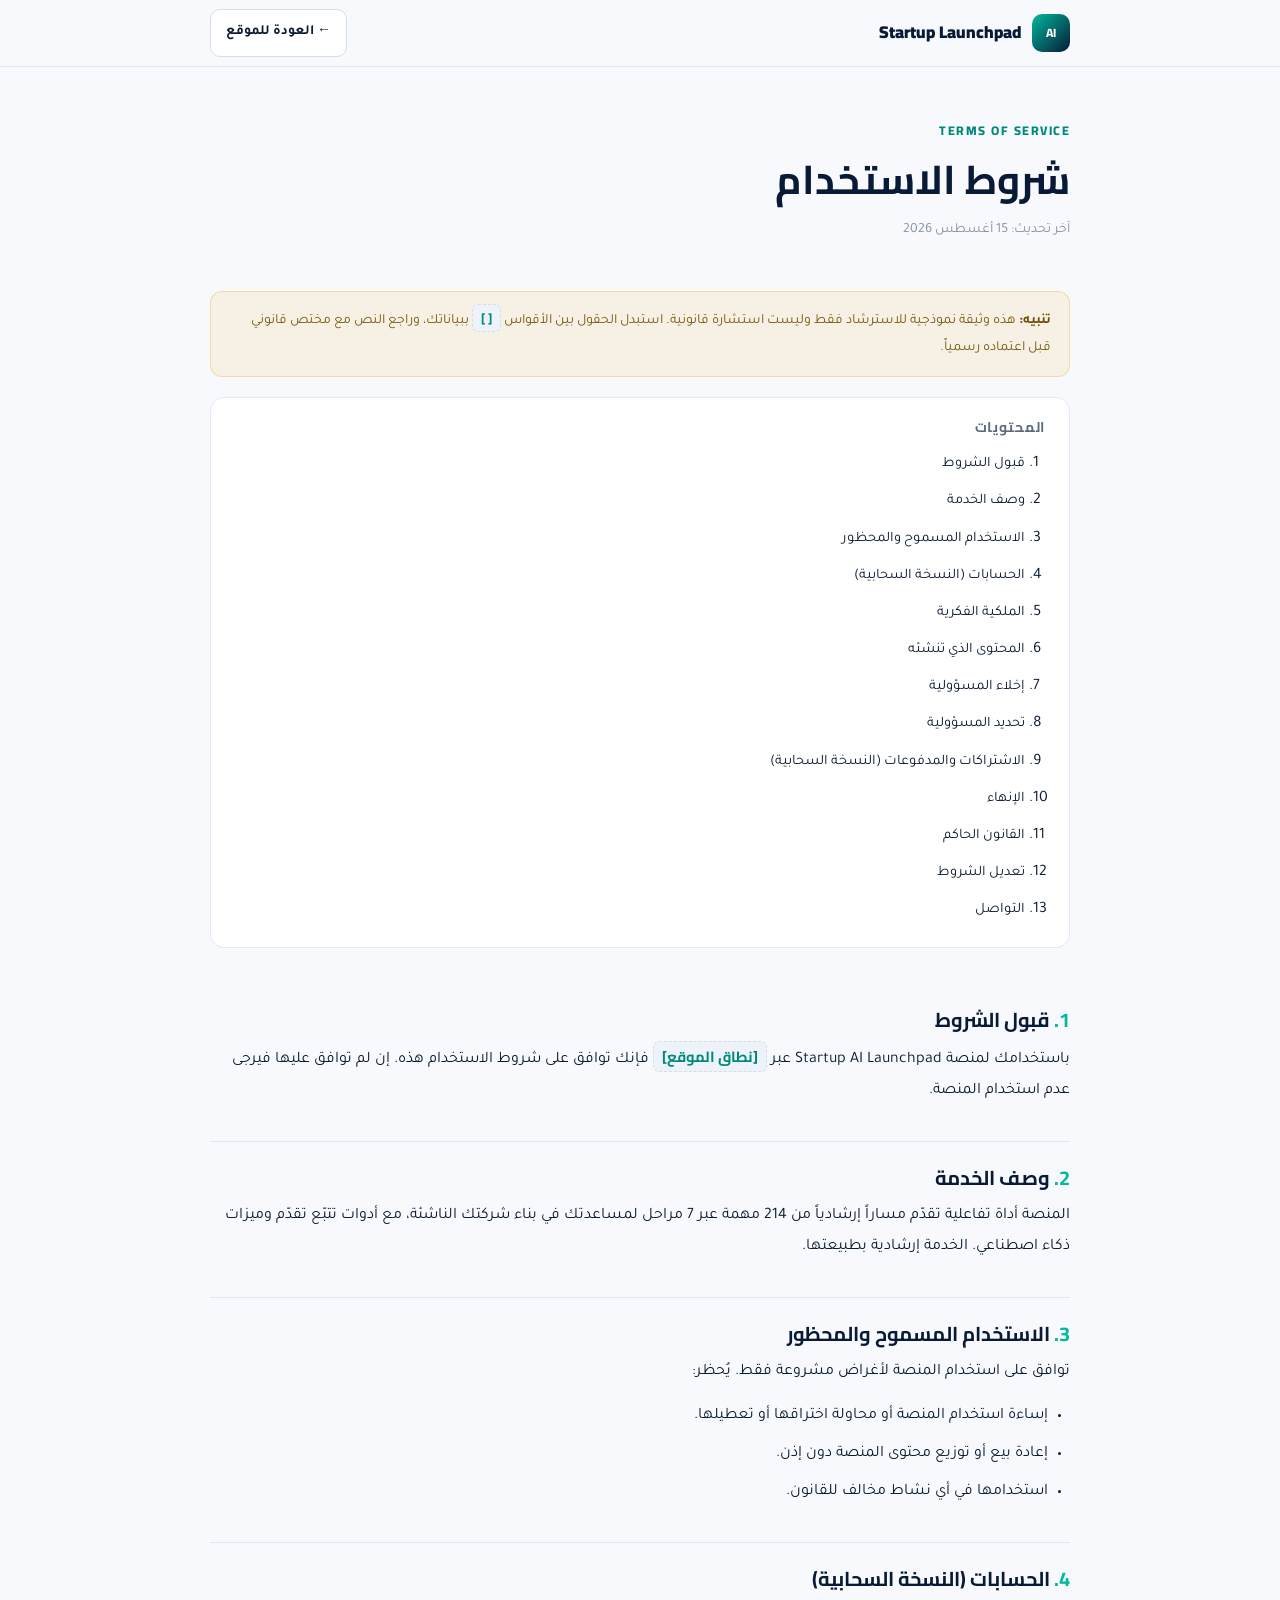
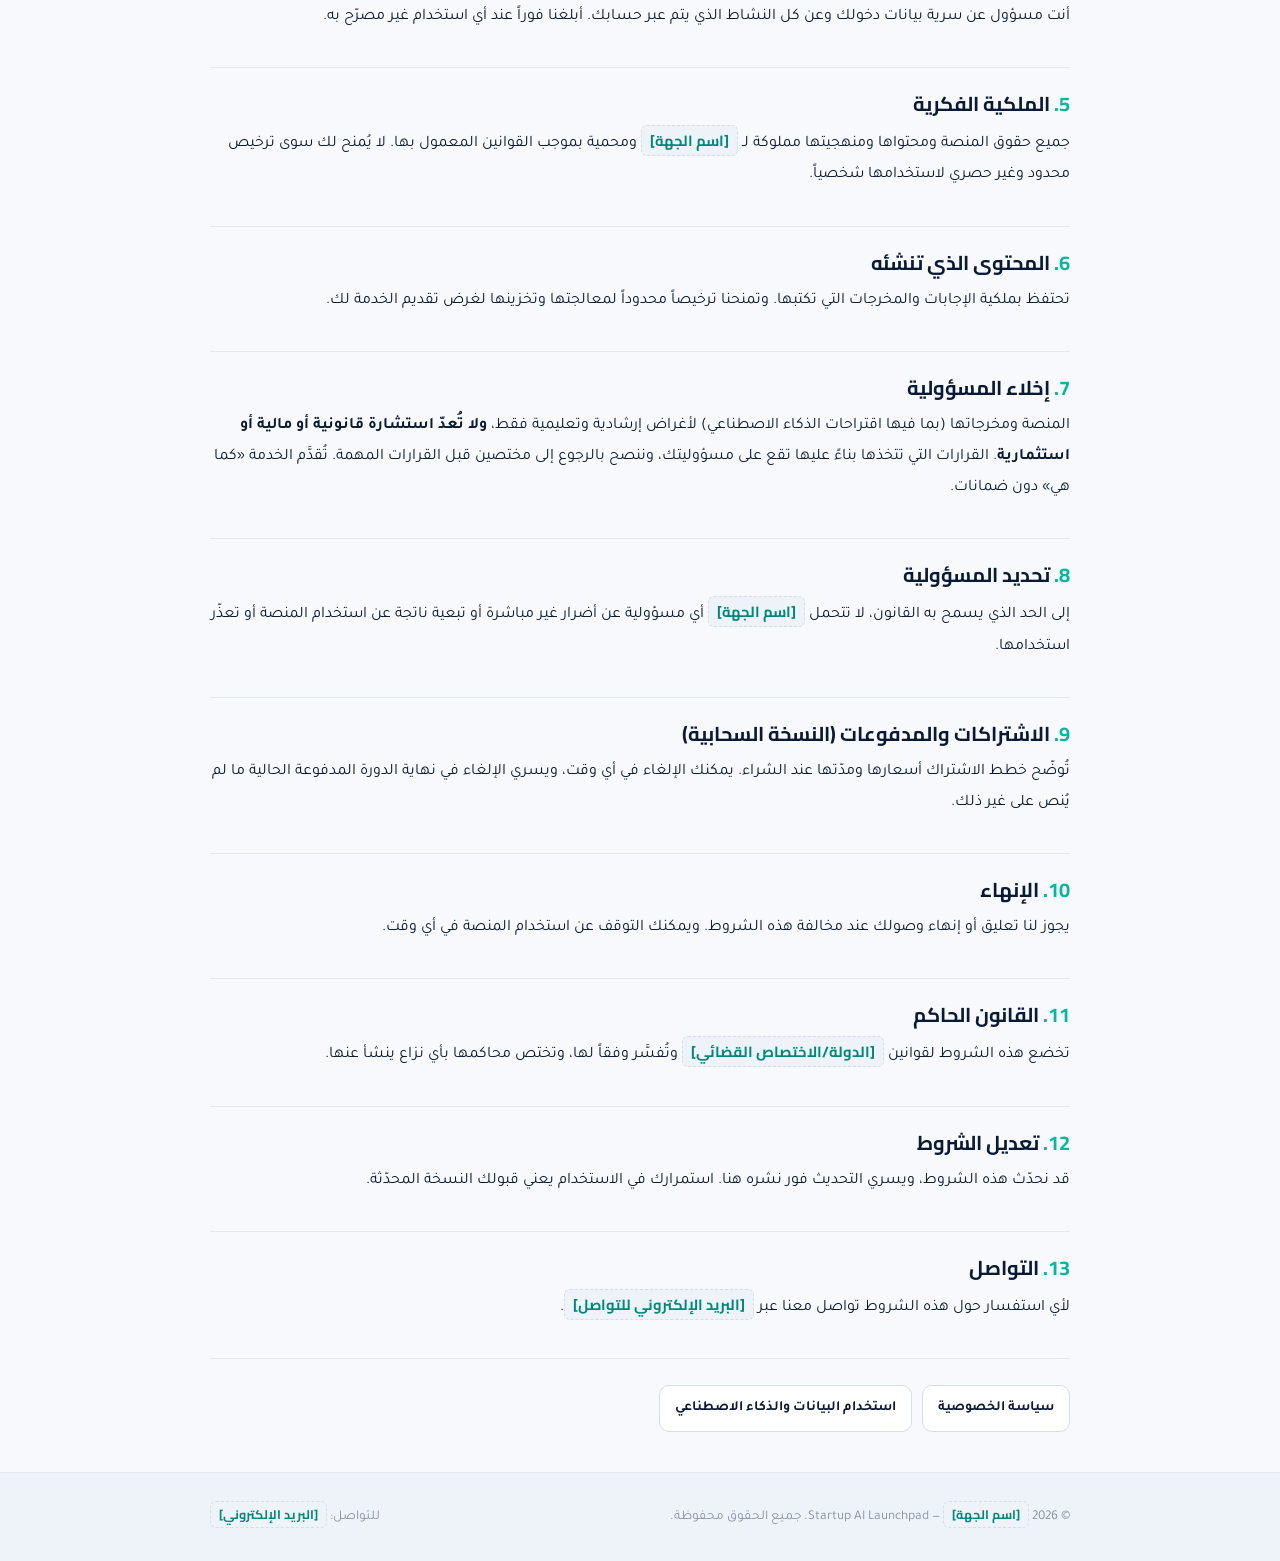
<file: terms.html>
<!doctype html>
<html lang="ar" dir="rtl">
<head>
  <meta charset="utf-8" />
  <meta name="viewport" content="width=device-width, initial-scale=1" />
  <title>شروط الاستخدام — Startup AI Launchpad</title>
  <meta name="description" content="شروط استخدام منصة Startup AI Launchpad وحقوق وواجبات المستخدم." />
  <meta name="robots" content="index,follow" />
  <link rel="icon" href="data:image/svg+xml,%3Csvg xmlns='http://www.w3.org/2000/svg' viewBox='0 0 32 32'%3E%3Crect width='32' height='32' rx='8' fill='%23081a35'/%3E%3Cpath d='M16 5l3 8h-6l3-8z' fill='%2300b99e'/%3E%3C/svg%3E" />
  <link rel="preconnect" href="https://fonts.googleapis.com" />
  <link rel="preconnect" href="https://fonts.gstatic.com" crossorigin />
  <link href="https://fonts.googleapis.com/css2?family=Cairo:wght@700;800;900&family=Tajawal:wght@400;500;700&display=swap" rel="stylesheet" />

  <style>
    :root{
      --navy:#081a35;--ink:#0a1b33;--muted:#5b6a80;--muted-2:#8592a6;
      --teal:#00b99e;--teal-dark:#00897a;--amber:#f4b63f;
      --paper:#f7f9fc;--soft:#eef3f9;--card:#ffffff;--line:#e2e9f2;--line-2:#d3deec;
      --grad:linear-gradient(135deg,var(--teal),var(--navy));--radius:14px;color-scheme:light;
    }
    *{box-sizing:border-box}
    html{scroll-behavior:smooth}
    body{margin:0;font-family:"Tajawal","Segoe UI",Tahoma,Arial,sans-serif;background:var(--paper);
      color:var(--ink);line-height:1.95;-webkit-font-smoothing:antialiased}
    a{color:var(--teal-dark);text-decoration:none}
    a:hover{text-decoration:underline}
    h1,h2,h3{font-family:"Cairo","Tajawal",sans-serif;color:var(--navy);line-height:1.35;margin:0}
    .wrap{width:min(860px,calc(100% - 34px));margin-inline:auto}
    .topbar{position:sticky;top:0;z-index:20;background:rgba(247,249,252,.85);backdrop-filter:blur(16px);
      border-bottom:1px solid var(--line)}
    .topbar-inner{min-height:66px;display:flex;align-items:center;justify-content:space-between;gap:16px}
    .brand{display:inline-flex;align-items:center;gap:11px;font-family:"Cairo",sans-serif;font-weight:900;
      color:var(--navy);font-size:17px}
    .brand-mark{width:38px;height:38px;border-radius:10px;display:grid;place-items:center;background:var(--grad);
      color:#fff;font-size:12px;font-weight:800}
    .back{font-weight:700;font-size:14px;border:1px solid var(--line-2);border-radius:10px;padding:9px 15px;
      color:var(--ink);background:var(--card)}
    .back:hover{text-decoration:none;border-color:var(--teal);color:var(--teal-dark)}
    .hero{padding:52px 0 8px}
    .kicker{font-family:"Cairo",sans-serif;font-size:12.5px;font-weight:800;letter-spacing:.12em;
      text-transform:uppercase;color:var(--teal-dark);margin:0 0 10px}
    .hero h1{font-size:clamp(28px,4.4vw,40px)}
    .updated{color:var(--muted-2);font-size:14px;margin-top:10px}
    .note{background:rgba(244,182,63,.12);border:1px solid rgba(244,182,63,.4);border-radius:12px;
      padding:14px 18px;margin:26px 0 8px;font-size:14px;color:#7a5a12}
    .note strong{color:#6b4e0a}
    main{padding:16px 0 40px}
    section{padding:22px 0;border-bottom:1px solid var(--line)}
    section:last-child{border-bottom:none}
    h2{font-size:20px;margin-bottom:10px}
    h2 .n{color:var(--teal);font-family:"Cairo",sans-serif}
    p{margin:0 0 12px}
    ul{margin:0 0 12px;padding-inline-start:22px;display:grid;gap:7px}
    li{color:var(--ink)}
    .ph{background:var(--soft);border:1px dashed var(--line-2);border-radius:6px;padding:1px 8px;
      font-family:"Cairo",sans-serif;font-weight:700;color:var(--teal-dark);font-size:.92em}
    .toc{background:var(--card);border:1px solid var(--line);border-radius:var(--radius);padding:20px 24px;margin:20px 0}
    .toc h3{font-size:14px;text-transform:uppercase;letter-spacing:.05em;color:var(--muted);margin-bottom:12px}
    .toc ol{margin:0;padding-inline-start:20px;display:grid;gap:6px}
    .toc a{color:var(--ink);font-size:14.5px}
    .related{display:flex;gap:10px;flex-wrap:wrap;margin-top:26px}
    .related a{border:1px solid var(--line-2);border-radius:10px;padding:9px 15px;font-size:14px;
      color:var(--ink);background:var(--card);font-weight:600}
    .related a:hover{text-decoration:none;border-color:var(--teal);color:var(--teal-dark)}
    footer{background:var(--soft);border-top:1px solid var(--line);padding:30px 0;color:var(--muted-2);font-size:13.5px}
    .foot-inner{display:flex;justify-content:space-between;gap:14px;flex-wrap:wrap;align-items:center}
    :focus-visible{outline:3px solid #1b75ff;outline-offset:3px;border-radius:6px}
    @media (max-width:560px){.foot-inner{flex-direction:column;text-align:center}}
  </style>

</head>
<body>
  <header class="topbar">
    <div class="wrap topbar-inner">
      <a class="brand" href="index.html"><span class="brand-mark">AI</span><span>Startup Launchpad</span></a>
      <a class="back" href="index.html">← العودة للموقع</a>
    </div>
  </header>

  <div class="wrap">
    <div class="hero">
      <p class="kicker">TERMS OF SERVICE</p>
      <h1>شروط الاستخدام</h1>
      <p class="updated">آخر تحديث: 15 أغسطس 2026</p>
    </div>

    <div class="note">
      <strong>تنبيه:</strong> هذه وثيقة نموذجية للاسترشاد فقط وليست استشارة قانونية. استبدل الحقول بين
      الأقواس <span class="ph">[ ]</span> ببياناتك، وراجع النص مع مختص قانوني قبل اعتماده رسمياً.
    </div>

    <div class="toc">
      <h3>المحتويات</h3>
      <ol>
        <li><a href="#accept">قبول الشروط</a></li><li><a href="#service">وصف الخدمة</a></li><li><a href="#use">الاستخدام المسموح والمحظور</a></li><li><a href="#accounts">الحسابات (النسخة السحابية)</a></li><li><a href="#ip">الملكية الفكرية</a></li><li><a href="#ugc">المحتوى الذي تنشئه</a></li><li><a href="#disclaimer">إخلاء المسؤولية</a></li><li><a href="#liability">تحديد المسؤولية</a></li><li><a href="#billing">الاشتراكات والمدفوعات (النسخة السحابية)</a></li><li><a href="#termination">الإنهاء</a></li><li><a href="#law">القانون الحاكم</a></li><li><a href="#changes">تعديل الشروط</a></li><li><a href="#contact">التواصل</a></li>
      </ol>
    </div>
  </div>

  <main>
    <div class="wrap">
      <section id="accept">
<h2><span class="n">1.</span> قبول الشروط</h2>
<p>باستخدامك لمنصة Startup AI Launchpad عبر <span class="ph">[نطاق الموقع]</span> فإنك توافق على شروط الاستخدام هذه. إن لم توافق عليها فيرجى عدم استخدام المنصة.</p>
</section>
<section id="service">
<h2><span class="n">2.</span> وصف الخدمة</h2>
<p>المنصة أداة تفاعلية تقدّم مساراً إرشادياً من 214 مهمة عبر 7 مراحل لمساعدتك في بناء شركتك الناشئة، مع أدوات تتبّع تقدّم وميزات ذكاء اصطناعي. الخدمة إرشادية بطبيعتها.</p>
</section>
<section id="use">
<h2><span class="n">3.</span> الاستخدام المسموح والمحظور</h2>
<p>توافق على استخدام المنصة لأغراض مشروعة فقط. يُحظر:</p><ul><li>إساءة استخدام المنصة أو محاولة اختراقها أو تعطيلها.</li><li>إعادة بيع أو توزيع محتوى المنصة دون إذن.</li><li>استخدامها في أي نشاط مخالف للقانون.</li></ul>
</section>
<section id="accounts">
<h2><span class="n">4.</span> الحسابات (النسخة السحابية)</h2>
<p>أنت مسؤول عن سرية بيانات دخولك وعن كل النشاط الذي يتم عبر حسابك. أبلغنا فوراً عند أي استخدام غير مصرّح به.</p>
</section>
<section id="ip">
<h2><span class="n">5.</span> الملكية الفكرية</h2>
<p>جميع حقوق المنصة ومحتواها ومنهجيتها مملوكة لـ <span class="ph">[اسم الجهة]</span> ومحمية بموجب القوانين المعمول بها. لا يُمنح لك سوى ترخيص محدود وغير حصري لاستخدامها شخصياً.</p>
</section>
<section id="ugc">
<h2><span class="n">6.</span> المحتوى الذي تنشئه</h2>
<p>تحتفظ بملكية الإجابات والمخرجات التي تكتبها. وتمنحنا ترخيصاً محدوداً لمعالجتها وتخزينها لغرض تقديم الخدمة لك.</p>
</section>
<section id="disclaimer">
<h2><span class="n">7.</span> إخلاء المسؤولية</h2>
<p>المنصة ومخرجاتها (بما فيها اقتراحات الذكاء الاصطناعي) لأغراض إرشادية وتعليمية فقط، <strong>ولا تُعدّ استشارة قانونية أو مالية أو استثمارية</strong>. القرارات التي تتخذها بناءً عليها تقع على مسؤوليتك، وننصح بالرجوع إلى مختصين قبل القرارات المهمة. تُقدَّم الخدمة «كما هي» دون ضمانات.</p>
</section>
<section id="liability">
<h2><span class="n">8.</span> تحديد المسؤولية</h2>
<p>إلى الحد الذي يسمح به القانون، لا تتحمل <span class="ph">[اسم الجهة]</span> أي مسؤولية عن أضرار غير مباشرة أو تبعية ناتجة عن استخدام المنصة أو تعذّر استخدامها.</p>
</section>
<section id="billing">
<h2><span class="n">9.</span> الاشتراكات والمدفوعات (النسخة السحابية)</h2>
<p>تُوضّح خطط الاشتراك أسعارها ومدّتها عند الشراء. يمكنك الإلغاء في أي وقت، ويسري الإلغاء في نهاية الدورة المدفوعة الحالية ما لم يُنص على غير ذلك.</p>
</section>
<section id="termination">
<h2><span class="n">10.</span> الإنهاء</h2>
<p>يجوز لنا تعليق أو إنهاء وصولك عند مخالفة هذه الشروط. ويمكنك التوقف عن استخدام المنصة في أي وقت.</p>
</section>
<section id="law">
<h2><span class="n">11.</span> القانون الحاكم</h2>
<p>تخضع هذه الشروط لقوانين <span class="ph">[الدولة/الاختصاص القضائي]</span> وتُفسَّر وفقاً لها، وتختص محاكمها بأي نزاع ينشأ عنها.</p>
</section>
<section id="changes">
<h2><span class="n">12.</span> تعديل الشروط</h2>
<p>قد نحدّث هذه الشروط، ويسري التحديث فور نشره هنا. استمرارك في الاستخدام يعني قبولك النسخة المحدّثة.</p>
</section>
<section id="contact">
<h2><span class="n">13.</span> التواصل</h2>
<p>لأي استفسار حول هذه الشروط تواصل معنا عبر <span class="ph">[البريد الإلكتروني للتواصل]</span>.</p>
</section>

      <div class="related">
        <a href="privacy.html">سياسة الخصوصية</a><a href="data-ai.html">استخدام البيانات والذكاء الاصطناعي</a>
      </div>
    </div>
  </main>

  <footer>
    <div class="wrap foot-inner">
      <span>© 2026 <span class="ph">[اسم الجهة]</span> — Startup AI Launchpad. جميع الحقوق محفوظة.</span>
      <span>للتواصل: <span class="ph">[البريد الإلكتروني]</span></span>
    </div>
  </footer>
</body>
</html>
</file>
<file: app/assets/styles.css>
/* ═══════════════════════════════════════════════════════════════════════════
   نظام التصميم — عربي RTL أولاً · Design Tokens · WCAG 2.2 AA · وضع ليلي
   يستخدم start/end فقط (لا left/right) لدعم الاتجاهين (P5).
   ═══════════════════════════════════════════════════════════════════════════ */
:root {
  --brand: #0a6b5e; --brand-2: #0e8b7a; --accent: #b8860b;
  --bg: #f4f6f7; --surface: #ffffff; --surface-2: #eef2f3;
  --text: #12211f; --muted: #5c6b69; --border: #d9e0df;
  --c-good: #1f8a4c; --c-ok: #3a7bd5; --c-warn: #c98a1a; --c-bad: #c0392b;
  --radius: 14px; --radius-sm: 9px; --shadow: 0 2px 14px rgba(10,40,35,.07);
  --font: "IBM Plex Sans Arabic", "Segoe UI", "Noto Sans Arabic", Tahoma, system-ui, sans-serif;
}
:root[data-theme="dark"] {
  --bg: #0c1413; --surface: #12201e; --surface-2: #172b28;
  --text: #eaf2f0; --muted: #9fb3af; --border: #24413c;
  --shadow: 0 2px 16px rgba(0,0,0,.35);
}
* { box-sizing: border-box; }
html, body { margin: 0; padding: 0; }
body { background: var(--bg); color: var(--text); font-family: var(--font); line-height: 1.6; font-size: 15px; }
a { color: var(--brand-2); text-decoration: none; }
a:hover { text-decoration: underline; }
h1 { font-size: 1.6rem; margin: .2em 0 .3em; }
h2 { font-size: 1.25rem; } h3 { font-size: 1.05rem; margin: 0 0 .6em; }
.muted { color: var(--muted); } .small { font-size: .82rem; } .ltr { direction: ltr; }

/* ─── الشريط العلوي والتنقّل ─── */
.topbar { display: flex; justify-content: space-between; align-items: center;
  padding: 12px 20px; background: var(--surface); border-bottom: 1px solid var(--border); position: sticky; top: 0; z-index: 20; }
.brand { display: flex; align-items: center; gap: 8px; }
.brand .logo { color: var(--brand-2); font-size: 1.4rem; }
.brand b { font-size: 1.15rem; } .brand small { color: var(--muted); font-size: .72rem; }
.top-right { display: flex; align-items: center; gap: 10px; }
.save-chip { font-size: .78rem; color: var(--c-good); background: color-mix(in srgb, var(--c-good) 12%, transparent); padding: 3px 10px; border-radius: 20px; }
.save-chip.flash { animation: pop .5s; }
@keyframes pop { 50% { transform: scale(1.12); } }
.nav { display: flex; gap: 4px; padding: 6px 16px; background: var(--surface); border-bottom: 1px solid var(--border);
  overflow-x: auto; position: sticky; top: 53px; z-index: 15; }
.nav a { padding: 9px 15px; border-radius: var(--radius-sm); color: var(--muted); white-space: nowrap; font-size: .92rem; }
.nav a:hover { background: var(--surface-2); text-decoration: none; }
.nav a.active { color: #fff; background: var(--brand); }

.view { max-width: 1080px; margin: 0 auto; padding: 20px 18px 60px; }
.page { animation: fade .25s ease; }
@keyframes fade { from { opacity: 0; transform: translateY(6px); } }
.foot { text-align: center; color: var(--muted); font-size: .75rem; padding: 20px; border-top: 1px solid var(--border); }

/* ─── شريط الإنجاز ─── */
.progress-strip { display: flex; align-items: center; gap: 10px; margin-bottom: 16px; font-size: .8rem; color: var(--muted); }
.progress-strip { position: relative; height: 8px; background: var(--surface-2); border-radius: 20px; overflow: visible; }
.progress-bar { height: 8px; background: linear-gradient(90deg, var(--brand), var(--brand-2)); border-radius: 20px; }
.progress-strip span { position: absolute; inset-inline-start: 50%; top: 12px; }

/* ─── البطاقات والإحصاءات ─── */
.card { background: var(--surface); border: 1px solid var(--border); border-radius: var(--radius); padding: 18px; box-shadow: var(--shadow); margin-bottom: 16px; }
.cards { display: grid; grid-template-columns: repeat(4, 1fr); gap: 12px; margin-bottom: 16px; }
.stat { background: var(--surface); border: 1px solid var(--border); border-radius: var(--radius); padding: 16px; text-align: center; box-shadow: var(--shadow); }
.stat-val { display: block; font-size: 1.9rem; font-weight: 800; }
.stat-lbl { color: var(--muted); font-size: .82rem; }
.two-col { display: grid; grid-template-columns: 1fr 1fr; gap: 16px; }
.row-between { display: flex; justify-content: space-between; align-items: center; gap: 10px; }
.grid2 { display: grid; grid-template-columns: 1fr 1fr; gap: 12px; }

/* ─── الأزرار ─── */
.btn, .btn-sm { background: var(--brand); color: #fff; border: none; border-radius: var(--radius-sm); padding: 11px 20px; font: inherit; font-weight: 600; cursor: pointer; }
.btn-sm { padding: 7px 14px; font-size: .85rem; }
.btn:hover, .btn-sm:hover { background: var(--brand-2); }
.btn.ghost, .btn-sm.ghost, .btn-ghost { background: transparent; color: var(--text); border: 1px solid var(--border); }
.btn.ghost:hover, .btn-sm.ghost:hover { background: var(--surface-2); }
.btn.accent { background: var(--accent); } .btn-ghost { padding: 7px 11px; border-radius: var(--radius-sm); cursor: pointer; }
.btn-row, .btn-nav, .q-nav, .ri-actions, .hero-actions { display: flex; gap: 10px; flex-wrap: wrap; }
.btn:disabled { opacity: .4; cursor: not-allowed; }
button:focus-visible, a:focus-visible, input:focus-visible, select:focus-visible, textarea:focus-visible { outline: 3px solid var(--brand-2); outline-offset: 2px; }

/* ─── النماذج ─── */
.form-card { background: var(--surface); border: 1px solid var(--border); border-radius: var(--radius); padding: 22px; box-shadow: var(--shadow); max-width: 620px; }
label { display: block; margin-bottom: 14px; font-weight: 600; font-size: .9rem; }
input, select, textarea { width: 100%; margin-top: 5px; padding: 10px 12px; border: 1px solid var(--border); border-radius: var(--radius-sm); background: var(--surface); color: var(--text); font: inherit; font-weight: 400; }
.note-box { background: var(--surface-2); border-radius: var(--radius-sm); padding: 12px; font-size: .85rem; margin-bottom: 14px; }
.mini { width: 70px; }

/* ─── الهيرو والتهيئة ─── */
.hero { display: flex; justify-content: space-between; align-items: flex-end; flex-wrap: wrap; gap: 14px; margin-bottom: 20px; }
.onboarding { max-width: 620px; margin: 20px auto; }
.empty { text-align: center; padding: 40px; color: var(--muted); background: var(--surface); border-radius: var(--radius); border: 1px dashed var(--border); }
.badge { background: var(--surface-2); border-radius: 20px; padding: 3px 11px; font-size: .78rem; }
.badge.sm { font-size: .7rem; padding: 2px 8px; }

/* ─── دورة القيمة ─── */
.loop-diagram { margin-top: 20px; }
.loop { display: flex; flex-wrap: wrap; align-items: center; gap: 6px; }
.loop-step { background: var(--surface); border: 1px solid var(--border); border-radius: 20px; padding: 8px 16px; font-size: .85rem; box-shadow: var(--shadow); }
.loop-arrow { color: var(--brand-2); font-weight: bold; }

/* ─── شاشة التقييم ─── */
.assess-layout { display: grid; grid-template-columns: 250px 1fr; gap: 18px; align-items: start; }
.q-sidebar { position: sticky; top: 110px; background: var(--surface); border: 1px solid var(--border); border-radius: var(--radius); padding: 12px; max-height: 75vh; overflow-y: auto; }
.q-group h4 { font-size: .82rem; color: var(--muted); margin: 10px 4px 6px; }
.q-link { display: block; width: 100%; text-align: start; background: none; border: none; color: var(--text); padding: 7px 8px; border-radius: 7px; cursor: pointer; font: inherit; font-size: .85rem; }
.q-link:hover { background: var(--surface-2); } .q-link.active { background: color-mix(in srgb, var(--brand) 14%, transparent); font-weight: 600; }
.q-dot { color: var(--brand-2); font-weight: bold; }
.q-main { background: var(--surface); border: 1px solid var(--border); border-radius: var(--radius); padding: 22px; box-shadow: var(--shadow); }
.q-head { display: flex; gap: 8px; align-items: center; flex-wrap: wrap; margin-bottom: 10px; }
.chip { background: var(--surface-2); border-radius: 20px; padding: 4px 12px; font-size: .78rem; }
.chip.type-documentation { background: #e5efff; color: #1a4f9c; }
.chip.type-application { background: #e3f6ec; color: #12703f; }
.chip.type-perception { background: #fdf0e0; color: #9c6612; }
.chip.type-results { background: #f3e8fb; color: #6a2c9c; }
:root[data-theme="dark"] .chip.type-documentation,:root[data-theme="dark"] .chip.type-application,:root[data-theme="dark"] .chip.type-perception,:root[data-theme="dark"] .chip.type-results { background: var(--surface-2); color: var(--text); }
.q-text { margin: 6px 0 14px; }
.rubric { margin-bottom: 16px; background: var(--surface-2); border-radius: var(--radius-sm); padding: 4px 14px; }
.rubric summary { cursor: pointer; font-weight: 600; padding: 8px 0; }
.rubric-list { margin: 6px 0; padding-inline-start: 18px; font-size: .86rem; }
.rubric-list li { margin-bottom: 4px; }
.score-row { display: flex; gap: 8px; flex-wrap: wrap; margin-bottom: 16px; }
.score-btn { width: 48px; height: 48px; border-radius: 10px; border: 1.5px solid var(--border); background: var(--surface); font-size: 1.1rem; font-weight: 700; cursor: pointer; color: var(--text); }
.score-btn.na { width: auto; padding: 0 14px; font-size: .82rem; font-weight: 600; }
.score-btn:hover { border-color: var(--brand-2); }
.score-btn.sel { background: var(--brand); color: #fff; border-color: var(--brand); }
.evidence-box { border: 1px dashed var(--border); border-radius: var(--radius-sm); padding: 14px; margin: 8px 0 16px; }
.ev-list { list-style: none; padding: 0; margin: 8px 0; } .ev-list li { padding: 5px 0; border-bottom: 1px solid var(--border); }
.ev-form { display: grid; grid-template-columns: 1fr 1fr; gap: 8px; margin-top: 10px; }
.ev-form button { grid-column: 1 / -1; }
.q-nav { margin-top: 16px; border-top: 1px solid var(--border); padding-top: 14px; }

/* ─── المراجعة ─── */
.review-item { background: var(--surface); border: 1px solid var(--border); border-inline-start: 4px solid var(--border); border-radius: var(--radius-sm); padding: 14px; margin-bottom: 10px; }
.review-item.submitted { border-inline-start-color: var(--c-warn); }
.review-item.approved { border-inline-start-color: var(--c-good); }
.review-item.returned { border-inline-start-color: var(--c-bad); }
.ri-head { display: flex; gap: 8px; align-items: center; flex-wrap: wrap; }
.ri-meta { font-size: .85rem; color: var(--muted); margin: 6px 0; }
.approved-score { color: var(--c-good); font-weight: 700; }
.status-tag { margin-inline-start: auto; font-size: .76rem; padding: 3px 10px; border-radius: 20px; }
.st-submitted { background: color-mix(in srgb,var(--c-warn) 15%,transparent); color: var(--c-warn); }
.st-approved { background: color-mix(in srgb,var(--c-good) 15%,transparent); color: var(--c-good); }
.st-returned { background: color-mix(in srgb,var(--c-bad) 15%,transparent); color: var(--c-bad); }
.st-none, .st-draft { background: var(--surface-2); color: var(--muted); }

/* ─── النتائج ─── */
.heatmap { display: grid; grid-template-columns: repeat(auto-fit,minmax(120px,1fr)); gap: 10px; }
.heat-cell { background: var(--surface-2); border-radius: var(--radius-sm); padding: 14px; text-align: center; border-top: 4px solid; border-color: color-mix(in srgb, var(--brand) calc(var(--v)*18%), var(--border)); }
.heat-icon { font-size: 1.4rem; display: block; } .heat-name { display: block; font-size: .82rem; margin: 4px 0; } .heat-score { font-size: 1.5rem; }
.radar { width: 100%; max-width: 300px; margin: auto; display: block; }
.radar-ring { fill: none; stroke: var(--border); stroke-width: 1; }
.radar-data { fill: color-mix(in srgb, var(--brand) 30%, transparent); stroke: var(--brand); stroke-width: 2; }
.radar-label { font-size: 16px; } .radar-label, .axis-lbl, .ie-num { fill: var(--text); }
.weight-bars { display: grid; gap: 10px; }
.wb-row { display: grid; grid-template-columns: 130px 1fr 34px; align-items: center; gap: 10px; font-size: .85rem; }
.wb-track { height: 10px; background: var(--surface-2); border-radius: 20px; overflow: hidden; }
.wb-fill { height: 10px; background: linear-gradient(90deg,var(--brand),var(--brand-2)); }
.gap-list { padding-inline-start: 18px; } .gap-list li { margin-bottom: 8px; }
.prio { font-size: .72rem; padding: 2px 9px; border-radius: 20px; font-weight: 700; }
.prio-حرجة { background: color-mix(in srgb,var(--c-bad) 16%,transparent); color: var(--c-bad); }
.prio-عالية { background: color-mix(in srgb,var(--c-warn) 16%,transparent); color: var(--c-warn); }
.prio-متوسطة { background: color-mix(in srgb,var(--c-ok) 16%,transparent); color: var(--c-ok); }
.ie, .radar { background: var(--surface); }
.axis { stroke: var(--border); stroke-width: 1.5; } .axis-lbl { font-size: 11px; } .ie-num { font-size: 10px; font-weight: 700; }
.dd-row { display: grid; grid-template-columns: 200px 1fr 40px; align-items: center; gap: 12px; padding: 7px 0; border-bottom: 1px solid var(--border); font-size: .9rem; }
.dd-bar { height: 12px; background: var(--surface-2); border-radius: 20px; overflow: hidden; }
.dd-bar div { height: 12px; border-radius: 20px; }

/* ─── خطة التحسين ─── */
.gc-row, .gap-convert .gc-row { display: flex; justify-content: space-between; align-items: center; gap: 10px; padding: 9px 0; border-bottom: 1px solid var(--border); flex-wrap: wrap; }
table { width: 100%; border-collapse: collapse; font-size: .86rem; }
.backlog th, .backlog td, .audit th, .audit td { text-align: start; padding: 9px 8px; border-bottom: 1px solid var(--border); vertical-align: top; }
.backlog th, .audit th { color: var(--muted); font-size: .8rem; }
.status-sel { width: 110px; }
.audit td { font-size: .8rem; }

/* ─── الاستجابة للجوال ─── */
@media (max-width: 820px) {
  .cards { grid-template-columns: repeat(2, 1fr); }
  .two-col, .assess-layout, .grid2, .ev-form { grid-template-columns: 1fr; }
  .q-sidebar { position: static; max-height: none; }
  .dd-row { grid-template-columns: 1fr; gap: 4px; }
  .wb-row { grid-template-columns: 100px 1fr 30px; }
}

/* ═══ المكوّنات المُضافة (الترقية الاحترافية) ═══ */
.up { color: var(--c-good); font-weight: 700; } .down { color: var(--c-bad); font-weight: 700; }
.chip.sm { font-size: .68rem; padding: 1px 7px; }

/* مبدّل الدور */
.role-switch select { padding: 6px 10px; font-size: .82rem; border-radius: 20px; max-width: 160px; }

/* شريط الثقة */
.trust { display: flex; gap: 12px; align-items: flex-start; border-radius: var(--radius); padding: 14px 16px; margin-bottom: 16px; border: 1px solid var(--border); }
.trust-icon { font-size: 1.1rem; } .trust-txt { font-size: .9rem; line-height: 1.7; }
.trust-high { background: color-mix(in srgb, var(--c-good) 9%, var(--surface)); border-color: color-mix(in srgb, var(--c-good) 35%, var(--border)); }
.trust-mid { background: color-mix(in srgb, var(--c-warn) 9%, var(--surface)); border-color: color-mix(in srgb, var(--c-warn) 35%, var(--border)); }
.trust-low { background: color-mix(in srgb, var(--c-bad) 9%, var(--surface)); border-color: color-mix(in srgb, var(--c-bad) 35%, var(--border)); }

/* تفصيل المجالات القابل للطي (لماذا؟) */
.dd-item { border-bottom: 1px solid var(--border); }
.dd-item summary { list-style: none; cursor: pointer; }
.dd-item summary::-webkit-details-marker { display: none; }
.dd-item .dd-row { display: grid; grid-template-columns: 190px 1fr 40px auto; align-items: center; gap: 12px; }
.why-chip { font-size: .72rem; color: var(--brand-2); border: 1px solid var(--border); border-radius: 20px; padding: 2px 10px; }
.dd-why { padding: 10px 6px 16px; }
.why-dist { display: flex; align-items: flex-end; gap: 14px; margin-bottom: 12px; }
.why-table { width: 100%; } .why-table td { padding: 7px 6px; border-bottom: 1px solid var(--border); vertical-align: middle; }
.why-table td:nth-child(2) { text-align: center; width: 40px; font-size: 1.05rem; }

/* توزيع الدرجات */
.dist { display: flex; align-items: flex-end; gap: 6px; height: 74px; }
.dist-col { display: flex; flex-direction: column; align-items: center; justify-content: flex-end; gap: 2px; }
.dist-bar { width: 22px; border-radius: 4px 4px 0 0; }
.dist-lbl { font-size: .72rem; color: var(--muted); } .dist-c { font-size: .7rem; font-weight: 700; }

/* فجوة الإدراك */
.pgap-row { display: grid; grid-template-columns: 1fr auto auto; align-items: center; gap: 12px; padding: 9px 0; border-bottom: 1px solid var(--border); font-size: .9rem; }
.pgap-vals b { margin: 0 4px; } .pgap-vals small { color: var(--muted); }
.pgap-delta { font-weight: 700; min-width: 48px; text-align: center; }
.pgap-delta.up { color: var(--c-warn); } .pgap-delta.down { color: var(--c-ok); }

/* المقارنة الزمنية */
.curve, .gauge { width: 100%; max-width: 360px; display: block; margin: auto; }
.gauge-val { font-size: 34px; font-weight: 800; }
.delta-table th, .delta-table td { text-align: start; padding: 8px 6px; border-bottom: 1px solid var(--border); }
.delta-table th { color: var(--muted); font-size: .8rem; }

/* التقرير التنفيذي */
.report-actions { display: flex; gap: 10px; margin-bottom: 16px; }
.report { background: var(--surface); border: 1px solid var(--border); border-radius: var(--radius); padding: 34px; box-shadow: var(--shadow); max-width: 900px; margin: auto; }
.rep-head { display: flex; justify-content: space-between; align-items: flex-start; border-bottom: 3px solid var(--brand); padding-bottom: 16px; margin-bottom: 20px; gap: 16px; flex-wrap: wrap; }
.rep-logo { color: var(--brand); font-weight: 800; font-size: 1.1rem; }
.rep-head h1 { font-size: 1.4rem; margin: 6px 0 2px; } .rep-date { text-align: end; color: var(--muted); font-size: .85rem; }
.rep-hero { display: flex; align-items: center; gap: 24px; background: var(--surface-2); border-radius: var(--radius); padding: 18px; margin-bottom: 22px; flex-wrap: wrap; }
.rep-verdict { font-size: 1.2rem; margin: 0 0 4px; } .rep-verdict b { font-size: 1.9rem; }
.report section { margin-bottom: 22px; } .report h2 { font-size: 1.1rem; border-inline-start: 4px solid var(--brand); padding-inline-start: 10px; margin-bottom: 10px; }
.rep-table { width: 100%; border-collapse: collapse; }
.rep-table th, .rep-table td { text-align: start; padding: 9px 10px; border-bottom: 1px solid var(--border); }
.rep-table thead th { background: var(--surface-2); font-size: .82rem; }
.rep-foot { border-top: 1px solid var(--border); padding-top: 12px; color: var(--muted); font-size: .78rem; text-align: center; }

@media (max-width: 820px) { .dd-item .dd-row { grid-template-columns: 1fr auto auto; } .why-table td:first-child .chip { display: none; } }

/* ═══ الوصول (WCAG 2.2 AA) ═══ */
.sr-only { position: absolute; width: 1px; height: 1px; padding: 0; margin: -1px; overflow: hidden; clip: rect(0 0 0 0); white-space: nowrap; border: 0; }
.skip-link { position: absolute; inset-inline-start: 50%; transform: translateX(50%); top: -60px; z-index: 100;
  background: var(--brand); color: #fff; padding: 10px 18px; border-radius: 0 0 var(--radius-sm) var(--radius-sm); transition: top .15s; }
.skip-link:focus { top: 0; text-decoration: none; }
[tabindex="-1"]:focus { outline: none; }

/* Toast */
.toast-wrap { position: fixed; inset-block-start: 16px; inset-inline-end: 16px; z-index: 200; display: flex; flex-direction: column; gap: 8px; }
.toast { background: var(--surface); border: 1px solid var(--border); border-inline-start: 4px solid var(--brand);
  border-radius: var(--radius-sm); padding: 12px 16px; box-shadow: var(--shadow); font-size: .88rem; min-width: 220px; max-width: 340px;
  animation: toast-in .25s ease; }
.toast.ok { border-inline-start-color: var(--c-good); } .toast.warn { border-inline-start-color: var(--c-warn); } .toast.err { border-inline-start-color: var(--c-bad); }
@keyframes toast-in { from { opacity: 0; transform: translateY(-8px); } }

/* هياكل التحميل (skeleton) */
.skeleton { background: linear-gradient(90deg, var(--surface-2) 25%, var(--border) 37%, var(--surface-2) 63%); background-size: 400% 100%; animation: shimmer 1.3s infinite; border-radius: var(--radius-sm); }
@keyframes shimmer { from { background-position: 100% 0; } to { background-position: 0 0; } }
.sk-row { height: 90px; margin-bottom: 12px; } .sk-cards { display: grid; grid-template-columns: repeat(4,1fr); gap: 12px; margin-bottom: 16px; } .sk-cards .skeleton { height: 88px; }

/* حالة فارغة/خطأ مصمّمة */
.state-box { text-align: center; padding: 44px 20px; background: var(--surface); border: 1px dashed var(--border); border-radius: var(--radius); }
.state-icon { font-size: 2.6rem; display: block; margin-bottom: 8px; }
.state-box h3 { margin: 6px 0; } .state-box p { color: var(--muted); margin: 0 0 14px; }

/* خطأ نموذج */
.field-err { color: var(--c-bad); font-size: .78rem; margin-top: 4px; font-weight: 500; }
input:invalid[data-touched], select:invalid[data-touched] { border-color: var(--c-bad); }

/* رفع الأدلة */
.file-drop { border: 1.5px dashed var(--border); border-radius: var(--radius-sm); padding: 16px; text-align: center; cursor: pointer; color: var(--muted); font-size: .85rem; transition: border-color .15s; }
.file-drop:hover, .file-drop.drag { border-color: var(--brand-2); background: var(--surface-2); }
.ev-preview { display: flex; align-items: center; gap: 10px; margin-top: 8px; padding: 8px; background: var(--surface-2); border-radius: var(--radius-sm); }
.ev-thumb { width: 42px; height: 42px; border-radius: 6px; object-fit: cover; background: var(--border); display: flex; align-items: center; justify-content: center; font-size: 1.2rem; }
.ev-badges { display: flex; gap: 5px; flex-wrap: wrap; margin-top: 4px; }
.ev-badge-dup { background: color-mix(in srgb,var(--c-warn) 18%,transparent); color: var(--c-warn); border-radius: 20px; padding: 1px 8px; font-size: .68rem; }
.ev-badge-exp { background: color-mix(in srgb,var(--c-bad) 18%,transparent); color: var(--c-bad); border-radius: 20px; padding: 1px 8px; font-size: .68rem; }

/* استبيان الإدراك المجهول */
.survey { max-width: 640px; margin: 30px auto; }
.survey-note { background: color-mix(in srgb,var(--brand) 8%,var(--surface)); border: 1px solid var(--border); border-radius: var(--radius-sm); padding: 12px 16px; font-size: .85rem; margin-bottom: 18px; }
.survey-q { background: var(--surface); border: 1px solid var(--border); border-radius: var(--radius-sm); padding: 16px; margin-bottom: 12px; }
.survey-scale { display: flex; gap: 8px; flex-wrap: wrap; margin-top: 10px; }
.survey-thanks { text-align: center; padding: 50px 20px; }
.share-box { display: flex; gap: 8px; margin-top: 10px; }
.share-box input { direction: ltr; font-size: .82rem; }

/* ─── الطباعة (تقرير PDF) ─── */
@media (prefers-reduced-motion: reduce) { *, *::before, *::after { animation-duration: .001ms !important; transition-duration: .001ms !important; } }
@media print {
  .topbar, .nav, .foot, .progress-strip, #printBtn, .hero-actions, .report-actions, .skip-link, .toast-wrap { display: none !important; }
  body { background: #fff; } .card, .stat { box-shadow: none; break-inside: avoid; }
  .report { border: none; box-shadow: none; max-width: 100%; padding: 0; }
  .report section { break-inside: avoid; }
}
</file>
